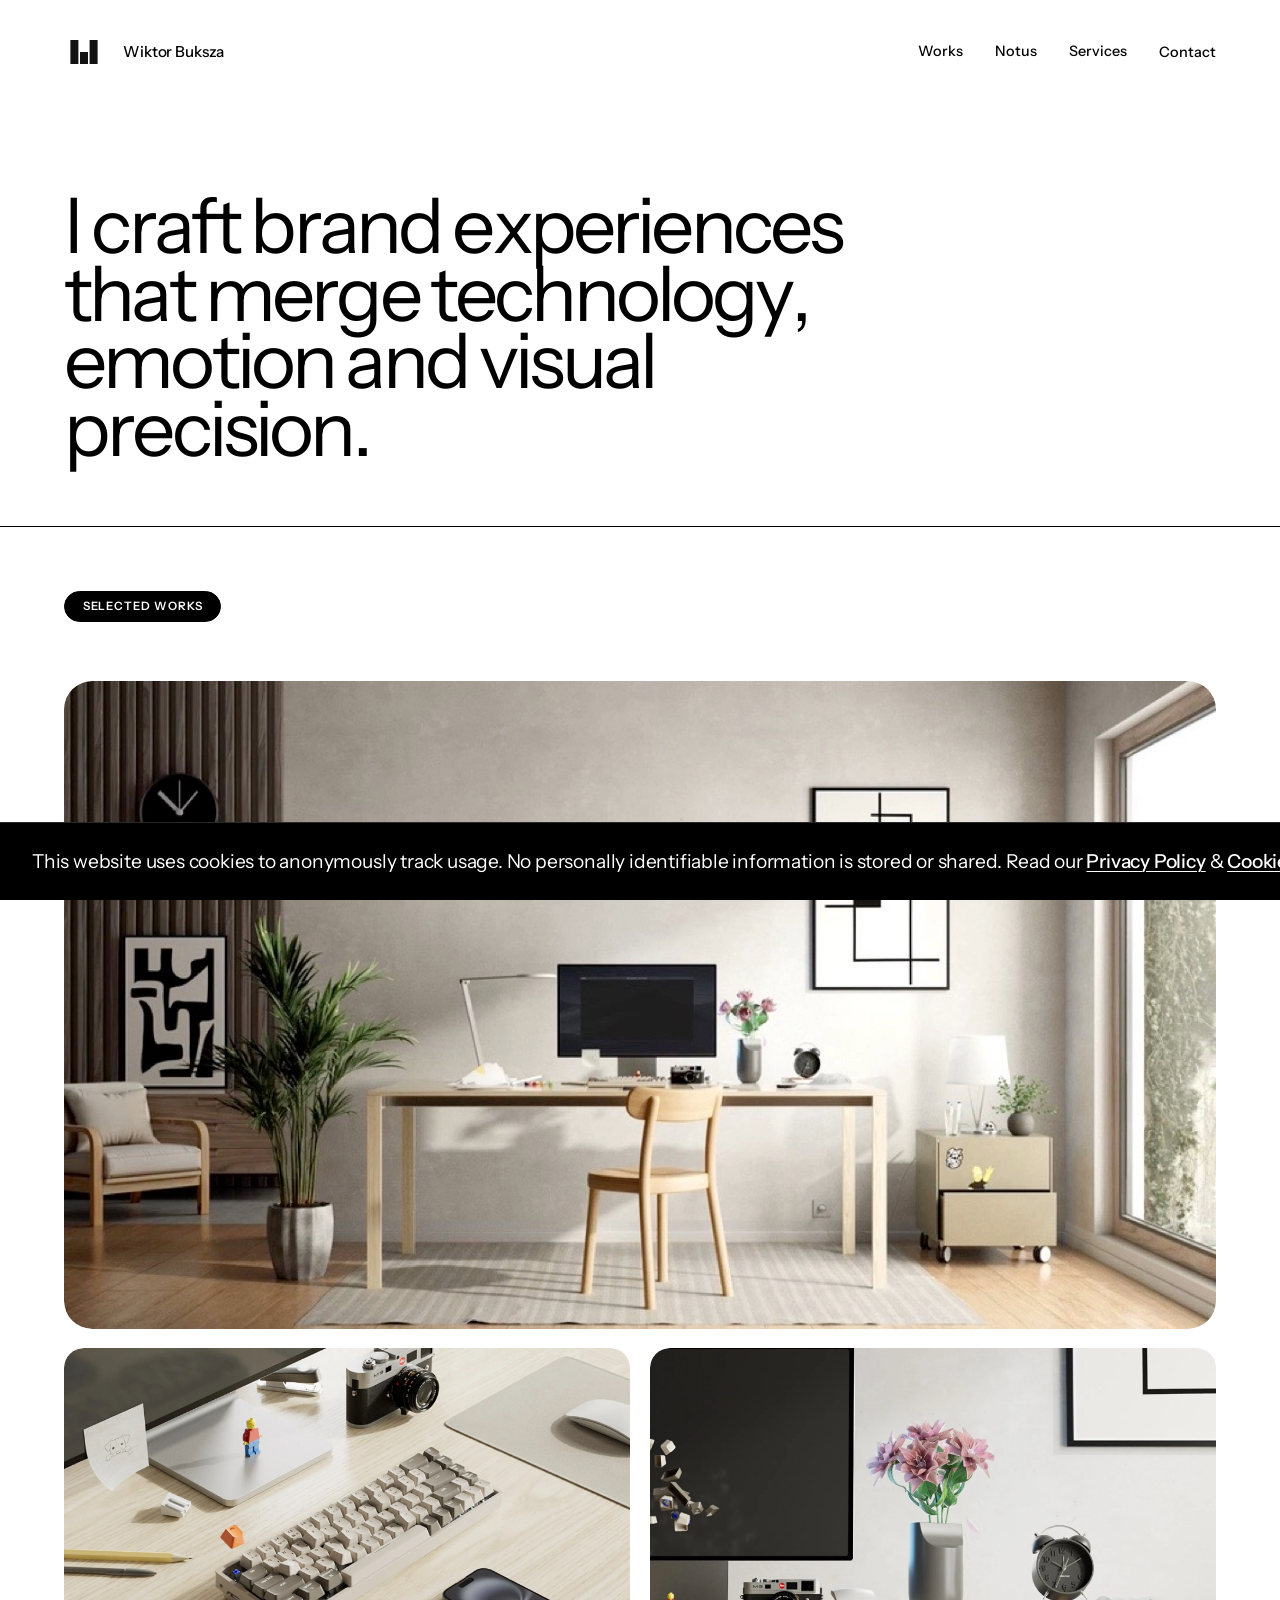
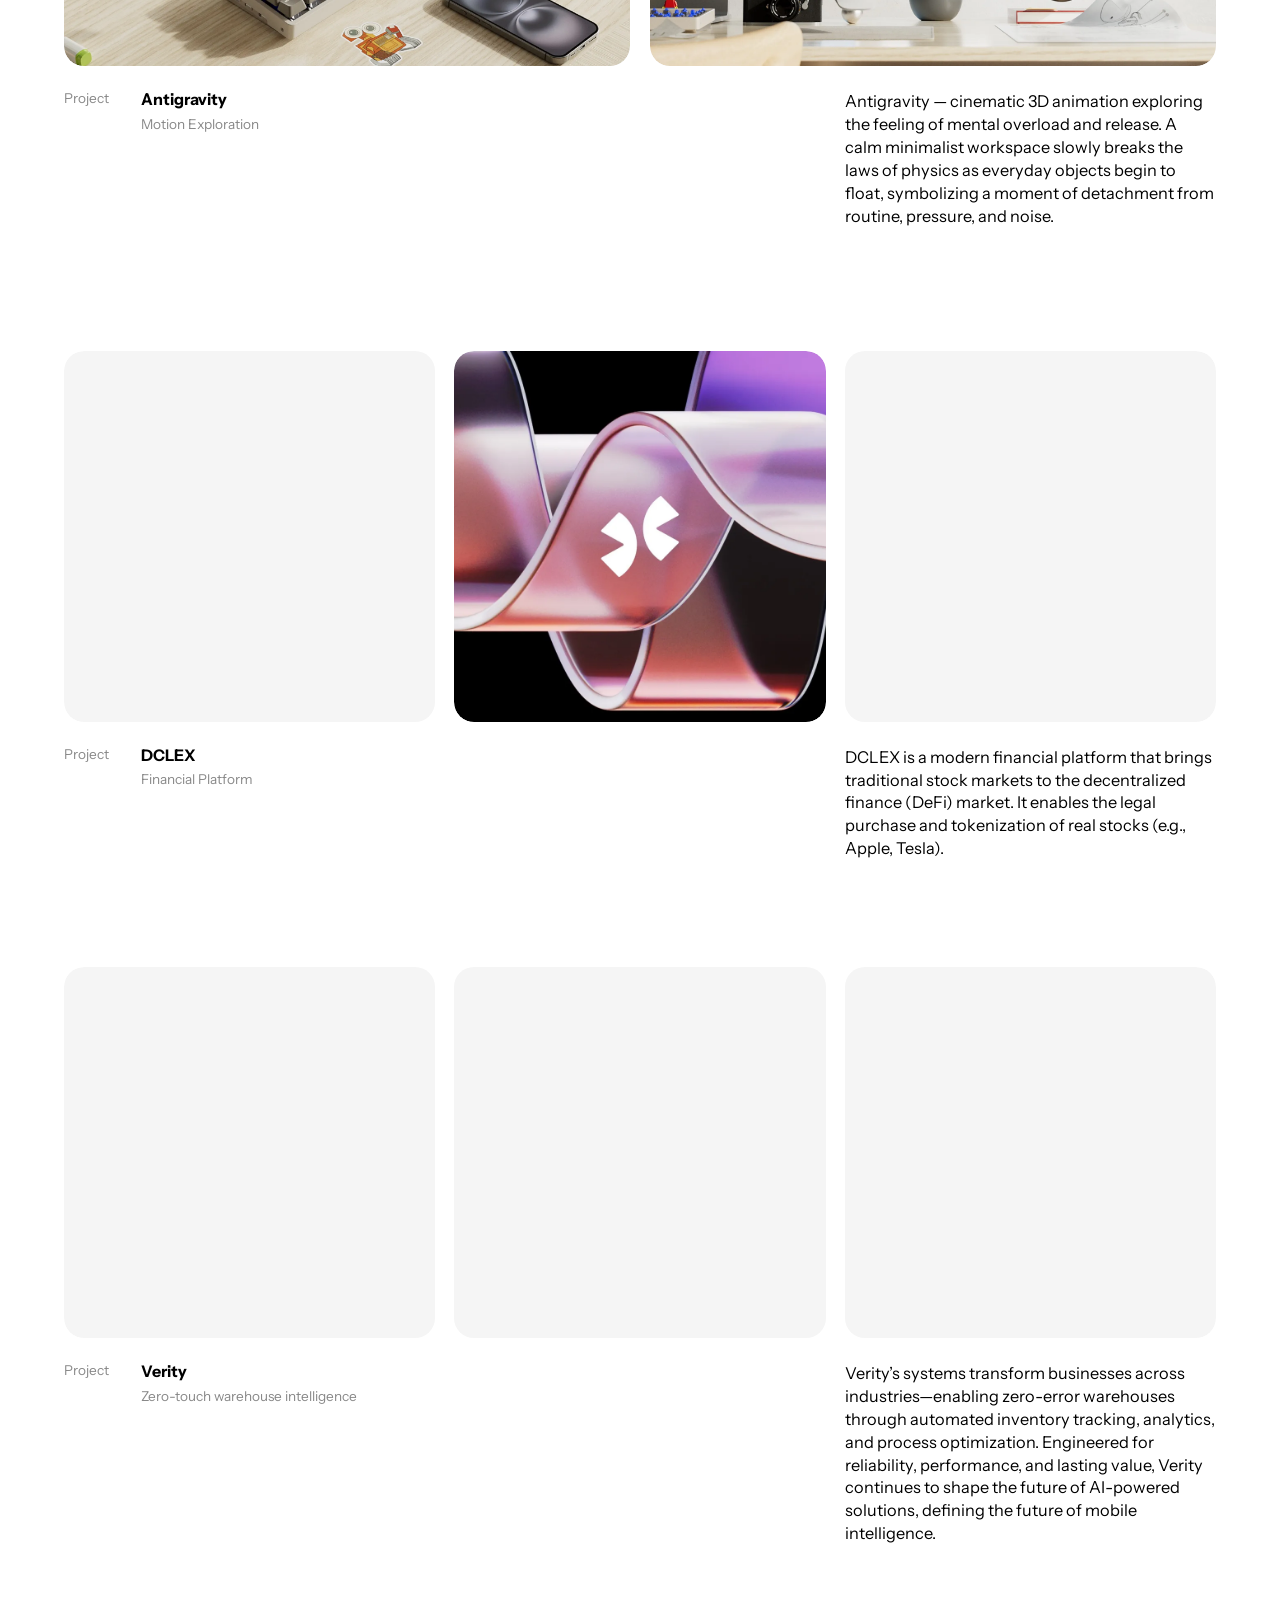
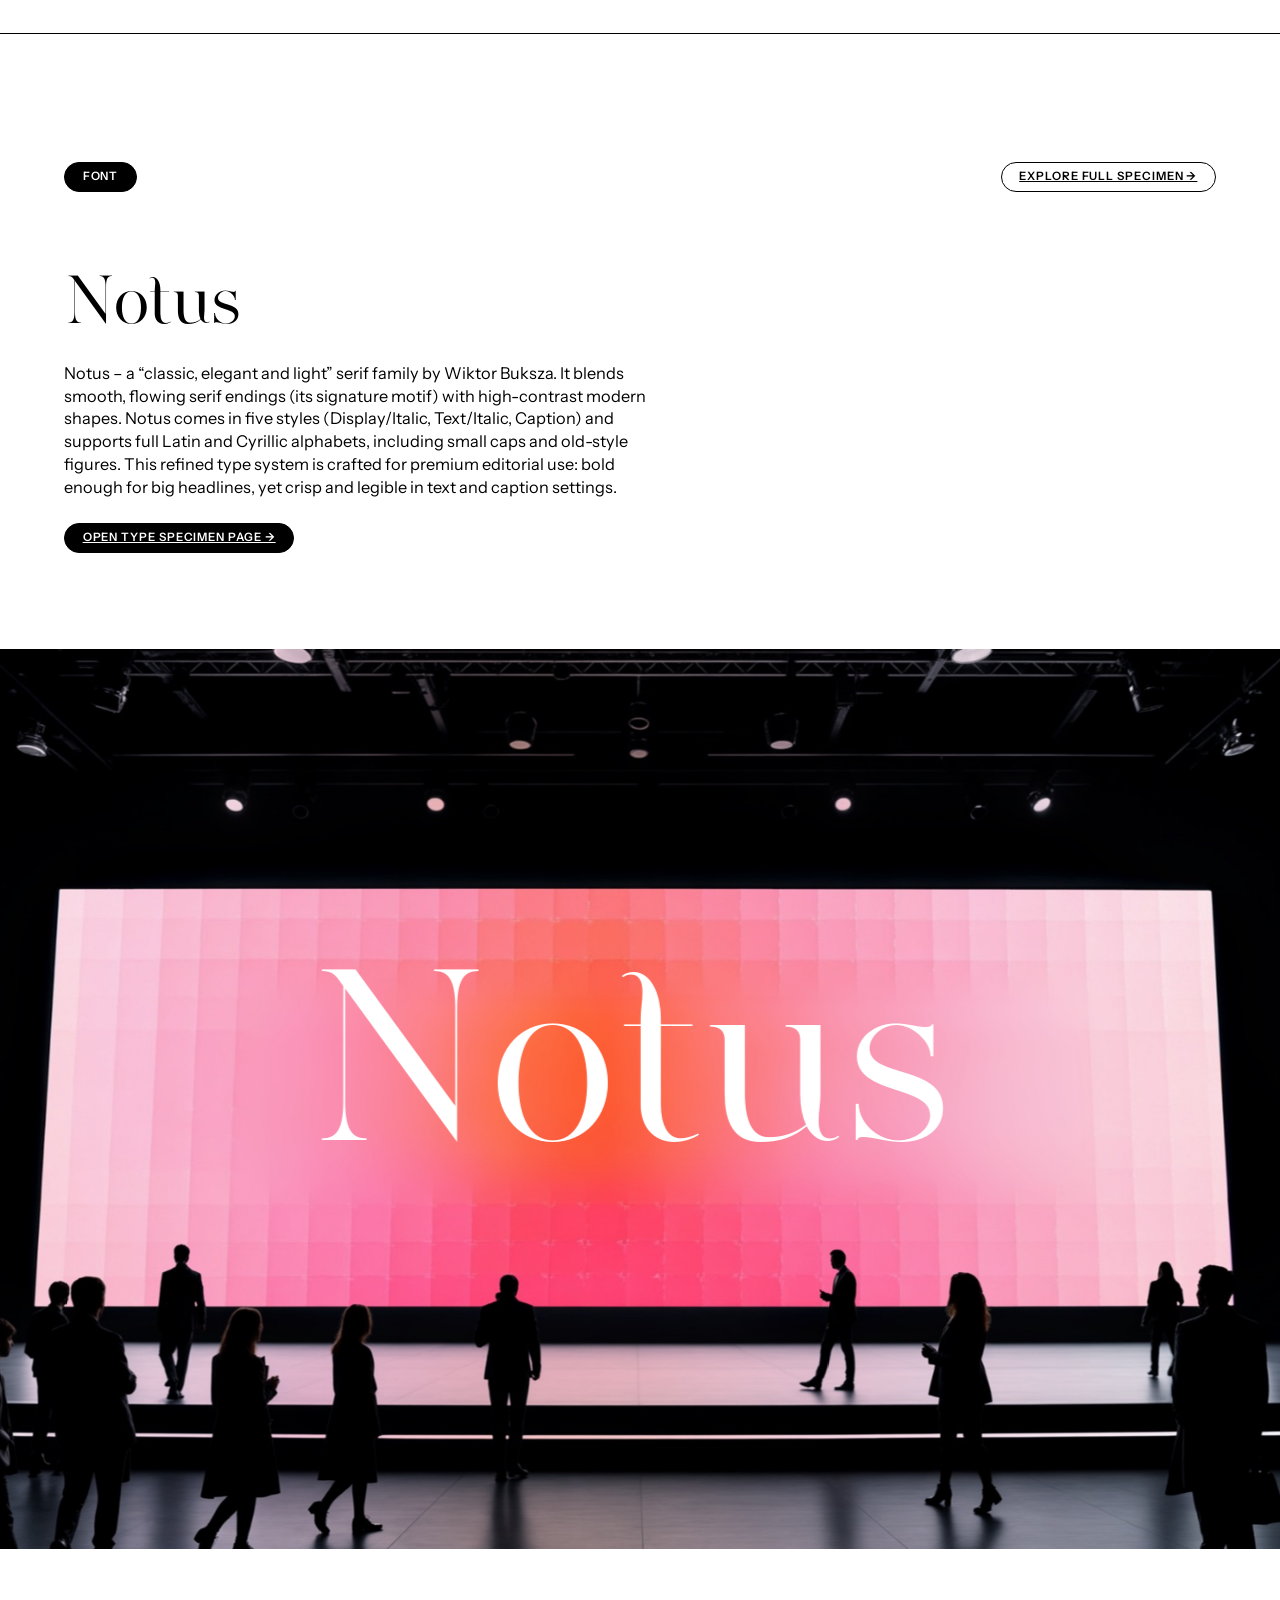
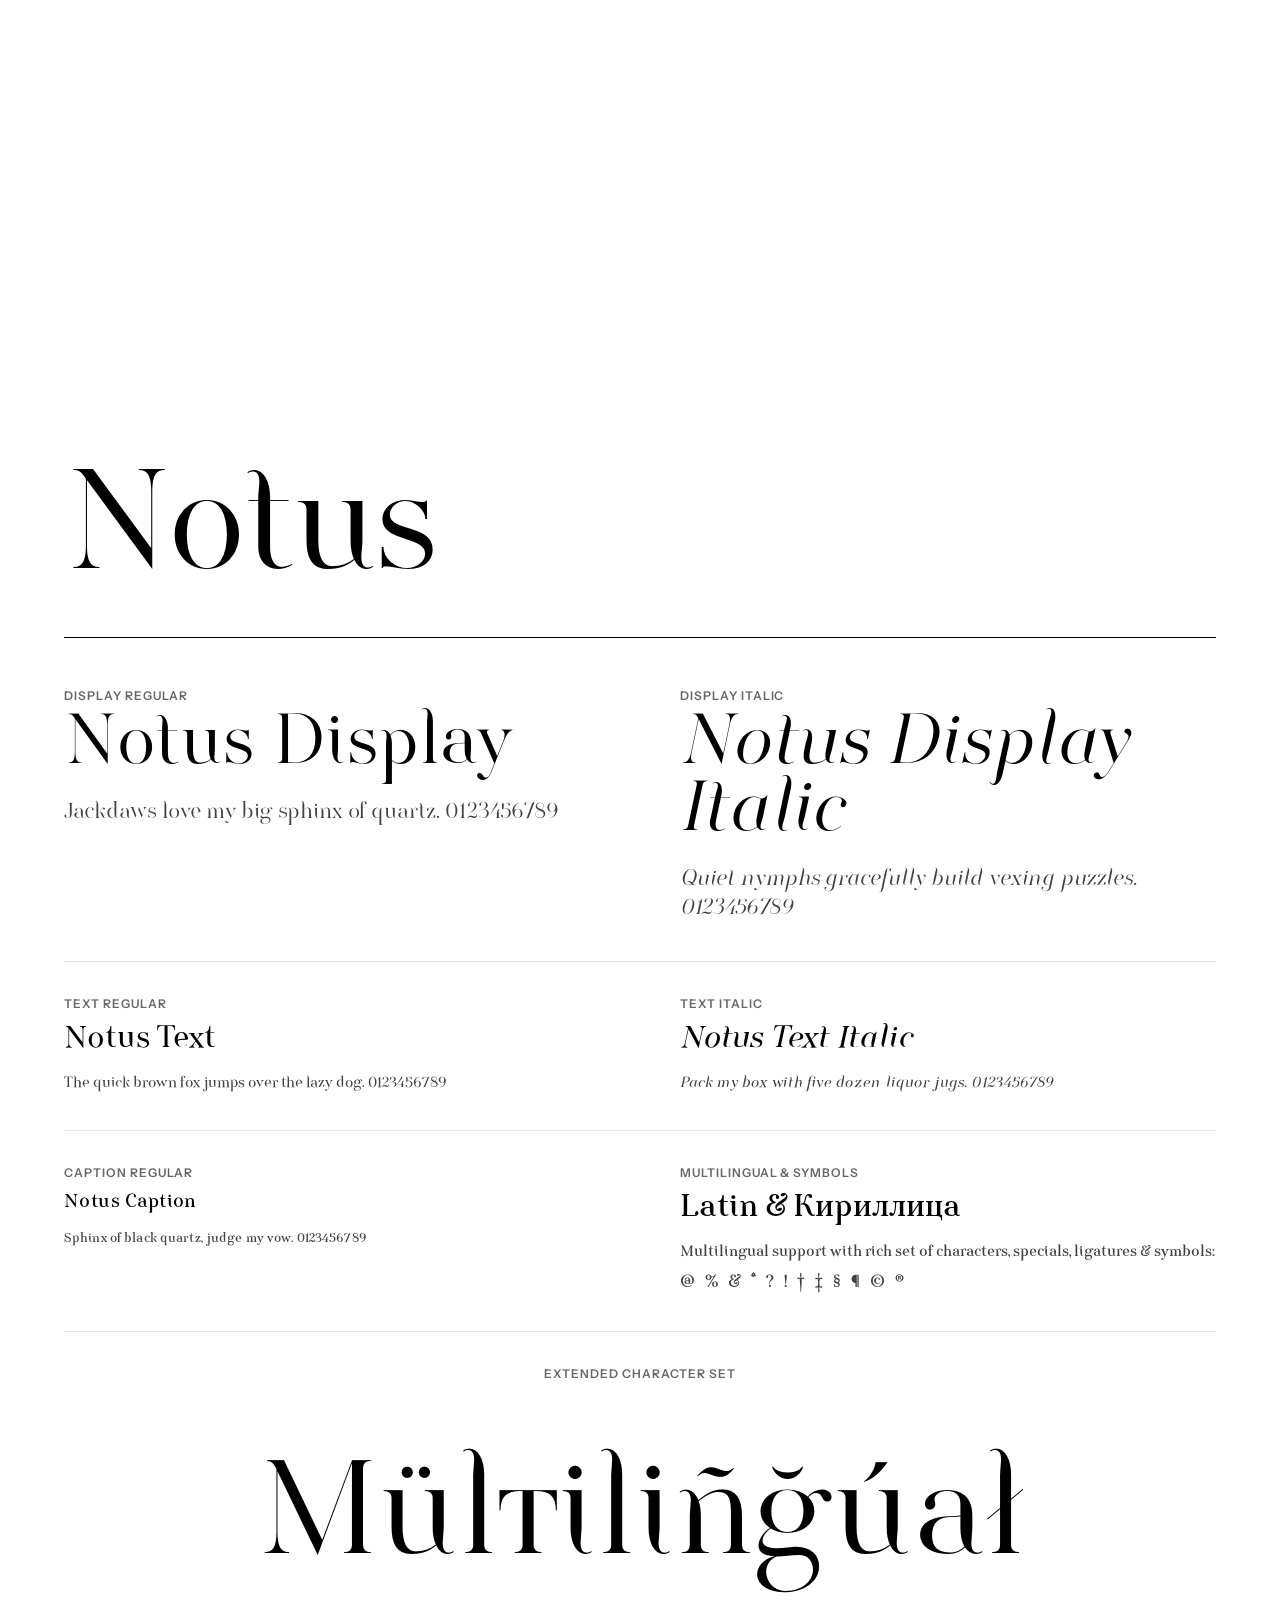
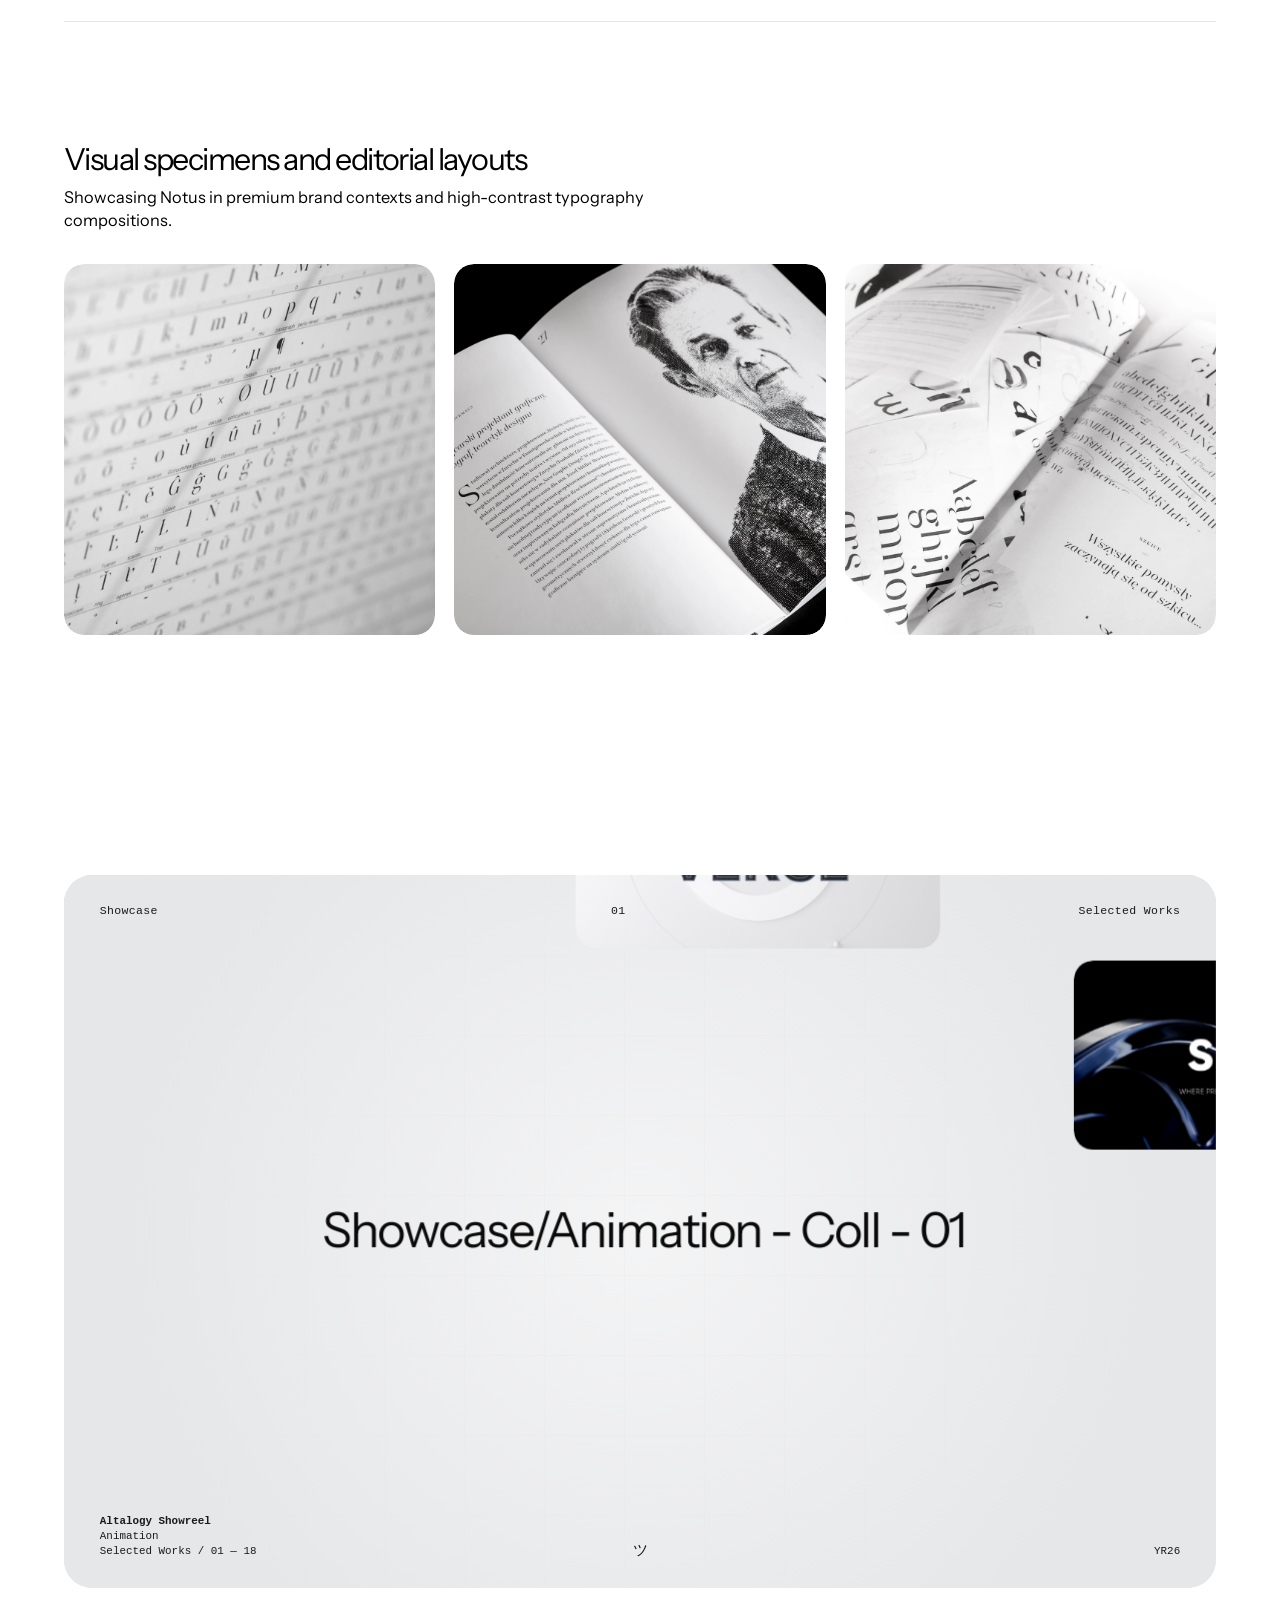
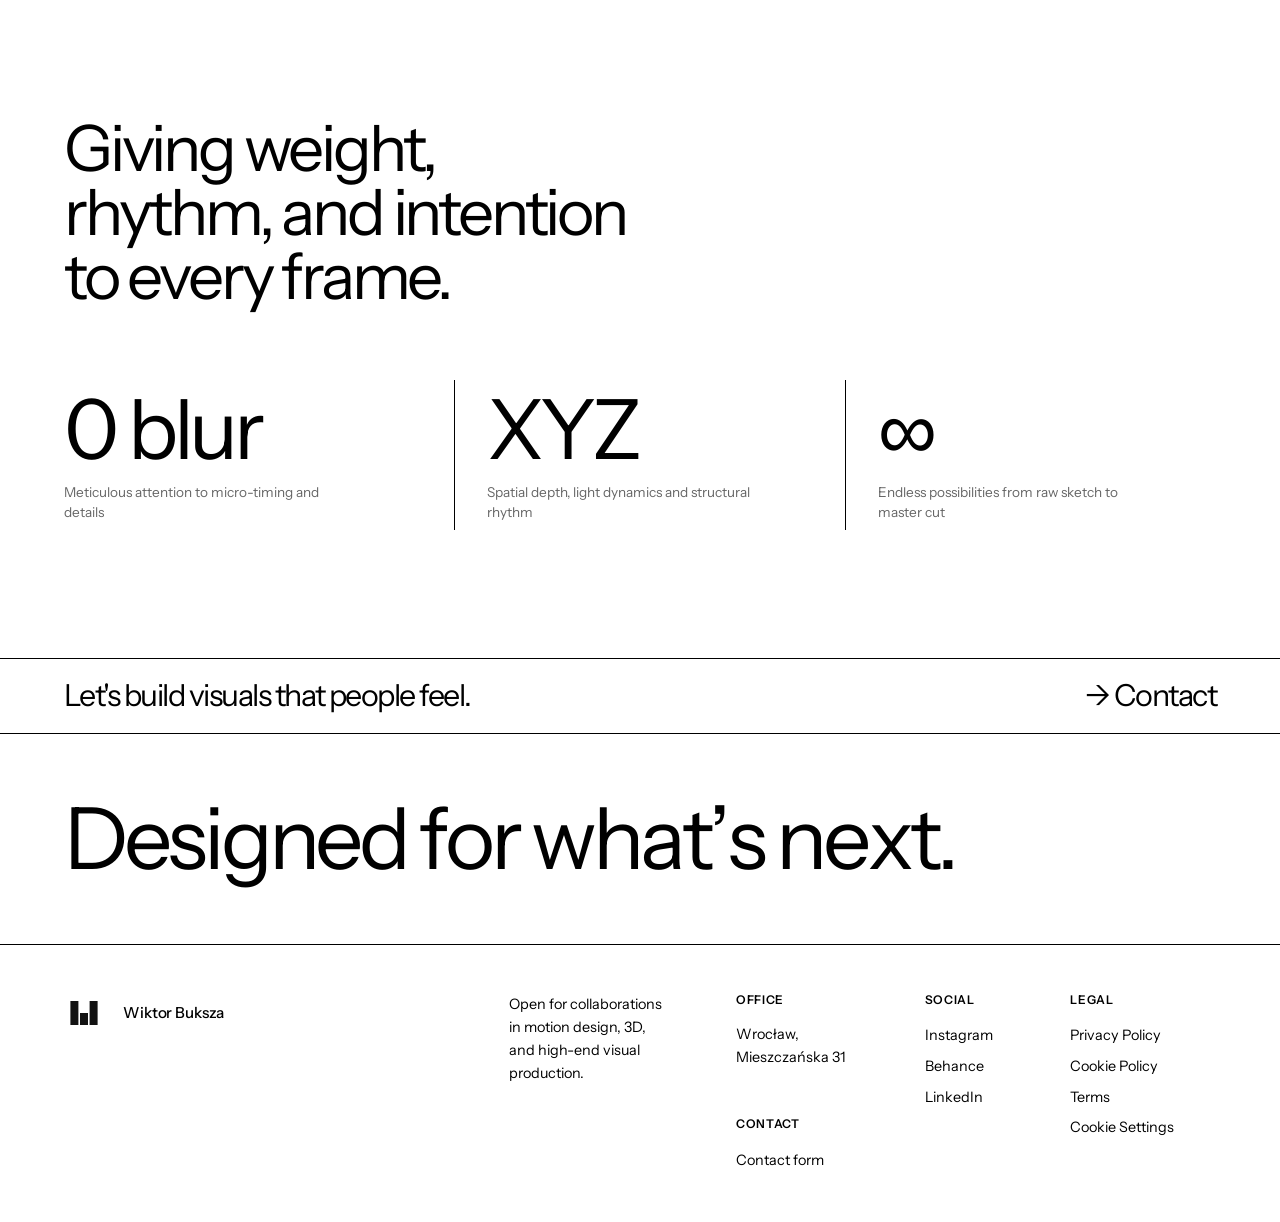
<file: index.html>
<!DOCTYPE html>
<html lang="ru">
<head>
    <!-- Google Consent Mode v2 (RODO & Polish PKE Compliant: Denied by default until explicit user consent) -->
    <script>
      window.dataLayer = window.dataLayer || [];
      function gtag(){dataLayer.push(arguments);}
      gtag('consent', 'default', {
        'ad_storage': 'denied',
        'ad_user_data': 'denied',
        'ad_personalization': 'denied',
        'analytics_storage': 'denied',
        'wait_for_update': 500
      });
      window.GA_MEASUREMENT_ID = 'G-LVR219B845';
      window.loadBuckshaGA = function() {
        if (window._gaLoaded) return;
        window._gaLoaded = true;
        var s = document.createElement('script');
        s.async = true;
        s.src = 'https://www.googletagmanager.com/gtag/js?id=' + window.GA_MEASUREMENT_ID;
        document.head.appendChild(s);
        gtag('consent', 'update', { 'analytics_storage': 'granted' });
        gtag('js', new Date());
        gtag('config', window.GA_MEASUREMENT_ID, { 'anonymize_ip': true });
      };
      try {
        if (localStorage.getItem('buksha_cookie_consent') === 'accepted') {
          window.loadBuckshaGA();
        }
      } catch (e) {}
    </script>

    <meta charset="UTF-8">
    <meta name="viewport" content="width=device-width, initial-scale=1.0">
    <title>Wiktor Buksza | Portfolio</title>
    <link rel="preconnect" href="https://fonts.googleapis.com">
    <link rel="preconnect" href="https://fonts.gstatic.com" crossorigin>
    <link href="https://fonts.googleapis.com/css2?family=Instrument+Sans:ital,wght@0,400..700;1,400..700&display=swap" rel="stylesheet">
    <link rel="stylesheet" href="style.css?v=20261124_perf">
</head>
<body>
    <div class="scroll-progress" aria-hidden="true"></div>
    <header class="header">
        <a href="index.html" class="header__logo-container" id="logoLink" aria-label="Wiktor Buksza - Home">
            <div class="header__logo" id="lottie-logo">
                <svg class="wb-logo-svg" viewBox="0 0 500 500" aria-hidden="true" focusable="false"><rect x="80" y="100" width="100" height="300" fill="#121212"/><rect class="wb-logo-bar--mid" x="200" y="100" width="100" height="300" fill="#121212"/><rect x="320" y="100" width="100" height="300" fill="#121212"/></svg>
            </div>
            <span class="header__author-name">Wiktor Buksza</span>
        </a>
        <nav class="header__nav">
            <a href="#works">Works</a>
            <a href="notus.html">Notus</a>
            <a href="#services-showcase">Services</a>
            <button class="nav-contact-trigger" id="contactTrigger" aria-expanded="false" aria-controls="contactSection">Contact</button>
        </nav>
    </header>

    <main>
        <section class="hero">
            <h1 class="hero__title">
I craft brand experiences<br>
that merge technology,<br>
emotion and visual precision.
            </h1>
        </section>

        <section class="projects" id="works">
            <h2 class="display-button">Selected works</h2>

            <!-- Проект Antigravity -->
            <div class="project-antigravity">
                <div class="antigravity-media">
                    <div class="antigravity-media__large">
                        <div class="video-loader"></div>
                        <video autoplay muted loop playsinline preload="auto" poster="optimized_assets/Antigravity/Levitation_poster.jpg">
                            <source src="optimized_assets/Antigravity/Levitation_Scene_Final_Render.mp4" type="video/mp4">
                        </video>
                    </div>
                    <div class="antigravity-media__row">
                        <div class="antigravity-media__small">
                            <img src="optimized_assets/Antigravity/Image_2.webp" alt="Antigravity Detail 1" loading="eager" decoding="async">
                        </div>
                        <div class="antigravity-media__small">
                            <img src="optimized_assets/Antigravity/Image_3.webp" alt="Antigravity Detail 2" loading="eager" decoding="async">
                        </div>
                    </div>
                </div>
                <div class="antigravity-info">
                    <div class="antigravity-info__meta">
                        <span class="antigravity-info__category">Project</span>
                        <div class="antigravity-info__title-group">
                            <h3 class="antigravity-info__title">Antigravity</h3>
                            <span class="antigravity-info__subtitle">Motion Exploration</span>
                        </div>
                    </div>
                    <div></div> <!-- Пустая колонка для выравнивания с сеткой -->
                    <div class="antigravity-info__details">
                        <p class="antigravity-info__description">
                            Antigravity — cinematic 3D animation exploring the feeling of mental overload and release. A calm minimalist workspace slowly breaks the laws of physics as everyday objects begin to float, symbolizing a moment of detachment from routine, pressure, and noise.
                        </p>
                    </div>
                </div>
            </div>

            <!-- Проект DCLEX с бесконечным слайдером -->
            <div class="project-dclex">
                <div class="dclex-slider">
                    <div class="dclex-slider__track">
                        <!-- Основной набор из 4 элементов -->
                        <div class="dclex-slider__item">
                            <video autoplay muted loop playsinline preload="auto">
                                <source src="optimized_assets/dclex/DCLEX_Dribbble_1.mp4" type="video/mp4">
                            </video>
                        </div>
                        <div class="dclex-slider__item">
                            <img src="optimized_assets/dclex/DCLEX_Dribbble_2.webp" alt="DCLEX Screen 1" loading="eager" decoding="async">
                        </div>
                        <div class="dclex-slider__item">
                            <video autoplay muted loop playsinline preload="auto">
                                <source src="optimized_assets/dclex/DCLEX_Dribbble_3.mp4" type="video/mp4">
                            </video>
                        </div>
                        <div class="dclex-slider__item">
                            <img src="optimized_assets/dclex/DCLEX_Dribbble_4.webp" alt="DCLEX Screen 2" loading="eager" decoding="async">
                        </div>
                        <!-- Дублирующий набор для бесшовного зацикливания -->
                        <div class="dclex-slider__item">
                            <video autoplay muted loop playsinline preload="auto">
                                <source src="optimized_assets/dclex/DCLEX_Dribbble_1.mp4" type="video/mp4">
                            </video>
                        </div>
                        <div class="dclex-slider__item">
                            <img src="optimized_assets/dclex/DCLEX_Dribbble_2.webp" alt="DCLEX Screen 1" loading="eager" decoding="async">
                        </div>
                        <div class="dclex-slider__item">
                            <video autoplay muted loop playsinline preload="auto">
                                <source src="optimized_assets/dclex/DCLEX_Dribbble_3.mp4" type="video/mp4">
                            </video>
                        </div>
                        <div class="dclex-slider__item">
                            <img src="optimized_assets/dclex/DCLEX_Dribbble_4.webp" alt="DCLEX Screen 2" loading="eager" decoding="async">
                        </div>
                    </div>
                </div>
                <div class="dclex-info">
                    <div class="dclex-info__meta">
                        <span class="dclex-info__category">Project</span>
                        <div class="dclex-info__title-group">
                            <h3 class="dclex-info__title">DCLEX</h3>
                            <span class="dclex-info__subtitle">Financial Platform</span>
                        </div>
                    </div>
                    <div></div> <!-- Пустая колонка для сохранения пропорций макета -->
                    <div class="dclex-info__details">
                        <p class="dclex-info__description">
                            DCLEX is a modern financial platform that brings traditional stock markets to the decentralized finance (DeFi) market. It enables the legal purchase and tokenization of real stocks (e.g., Apple, Tesla).
                        </p>
                    </div>
                </div>
            </div>

            <!-- Проект Verity -->
            <div class="project-verity">
                <div class="dclex-slider">
                    <div class="dclex-slider__track">
                        <!-- Оригинальный набор (3 ассета) -->
                        <div class="dclex-slider__item">
                            <video autoplay muted loop playsinline preload="auto">
                                <source src="optimized_assets/Verity/Verity_Website_1.mp4" type="video/mp4">
                            </video>
                        </div>
                        <div class="dclex-slider__item">
                            <video autoplay muted loop playsinline preload="auto">
                                <source src="optimized_assets/Verity/Verity_Website_2.mp4" type="video/mp4">
                            </video>
                        </div>
                        <div class="dclex-slider__item">
                            <video autoplay muted loop playsinline preload="auto">
                                <source src="optimized_assets/Verity/Verity_Website_3.mp4" type="video/mp4">
                            </video>
                        </div>
                        <!-- Дублирующий набор для бесшовного зацикливания -->
                        <div class="dclex-slider__item">
                            <video autoplay muted loop playsinline preload="auto">
                                <source src="optimized_assets/Verity/Verity_Website_1.mp4" type="video/mp4">
                            </video>
                        </div>
                        <div class="dclex-slider__item">
                            <video autoplay muted loop playsinline preload="auto">
                                <source src="optimized_assets/Verity/Verity_Website_2.mp4" type="video/mp4">
                            </video>
                        </div>
                        <div class="dclex-slider__item">
                            <video autoplay muted loop playsinline preload="auto">
                                <source src="optimized_assets/Verity/Verity_Website_3.mp4" type="video/mp4">
                            </video>
                        </div>
                    </div>
                </div>
                <div class="dclex-info">
                    <div class="dclex-info__meta">
                        <span class="dclex-info__category">Project</span>
                        <div class="dclex-info__title-group">
                            <h3 class="dclex-info__title">Verity</h3>
                            <span class="dclex-info__subtitle">Zero-touch warehouse intelligence</span>
                        </div>
                    </div>
                    <div></div> <!-- Пустая колонка для сохранения пропорций макета -->
                    <div class="dclex-info__details">
                        <p class="dclex-info__description">
                            Verity’s systems transform businesses across industries—enabling zero-error warehouses through automated inventory tracking, analytics, and process optimization. Engineered for reliability, performance, and lasting value, Verity continues to shape the future of AI-powered solutions, defining the future of mobile intelligence.
                        </p>
                    </div>
                </div>
            </div>
        </section>

        <!-- Секция Notus Type (Лаборатория шрифтов) -->
        <section class="type-lab" id="notus-type">
            <div style="display: flex; justify-content: space-between; align-items: center; flex-wrap: wrap; gap: 1rem; margin-bottom: 2rem;">
                <h2 class="display-button" style="margin-bottom: 0;">Font</h2>
                <a href="notus.html" class="display-button" style="margin-bottom: 0; background-color: transparent; color: inherit; border-color: currentColor;">
                    Explore Full Specimen &rarr;
                </a>
            </div>
            <div class="type-lab__header">
                <h2 class="type-lab__title" style="display: flex; align-items: center; gap: 0.8rem; flex-wrap: wrap;">
                    Notus
                </h2>
                <p class="type-lab__header-description">Notus – a “classic, elegant and light” serif family by Wiktor Buksza. It blends smooth, flowing serif endings (its signature motif) with high-contrast modern shapes. Notus comes in five styles (Display/Italic, Text/Italic, Caption) and supports full Latin and Cyrillic alphabets, including small caps and old-style figures. This refined type system is crafted for premium editorial use: bold enough for big headlines, yet crisp and legible in text and caption settings.</p>
                <div style="margin-top: 1.5rem;">
                    <a href="notus.html" class="display-button">
                        Open Type Specimen Page &rarr;
                    </a>
                </div>
            </div>

            <!-- On-scroll Editorial Showcase (In-Place Frame Swap & Scale to Page Width) -->
            <div class="notus-scroll-showcase" id="notusScrollShowcase">
                <div class="notus-scroll-showcase__sticky">
                    <!-- Dynamic Frame: transitions from 100vw full screen to page width -->
                    <div class="notus-scroll-frame" id="notusScrollFrame">
                        <!-- Layer 1: Hala (Base, starts full screen) -->
                        <div class="notus-scroll-slide notus-scroll-slide--1" data-index="0">
                            <img src="optimized_assets/Notus/scroll/01_hala.jpg?v=20261124_perf" alt="Notus in Architecture - Hala" class="notus-scroll-slide__img" loading="eager" decoding="async">
                        </div>

                        <!-- Layer 2: iPhone (In-place transition) -->
                        <div class="notus-scroll-slide notus-scroll-slide--2" data-index="1">
                            <img src="optimized_assets/Notus/scroll/02_iphone.jpg?v=20261124_perf" alt="Notus on Mobile - iPhone" class="notus-scroll-slide__img" loading="eager" decoding="async">
                        </div>

                        <!-- Layer 3: Street (In-place transition) -->
                        <div class="notus-scroll-slide notus-scroll-slide--3" data-index="2">
                            <img src="optimized_assets/Notus/scroll/03_street.jpg?v=20261124_perf" alt="Notus in Public Space - Street Poster" class="notus-scroll-slide__img" loading="eager" decoding="async">
                        </div>

                        <!-- Layer 4: MacBook (Locks in at page width) -->
                        <div class="notus-scroll-slide notus-scroll-slide--4" data-index="3">
                            <img src="optimized_assets/Notus/scroll/04_macbook.jpg?v=20261124_perf" alt="Notus Digital Specimen - MacBook" class="notus-scroll-slide__img" loading="eager" decoding="async">
                        </div>

                        <!-- Central NOTUS Typography Overlay -->
                        <div class="notus-scroll-center-title" id="notusScrollTitle">
                            <span class="notus-scroll-center-title__word" data-text="Notus">Notus</span>
                        </div>
                    </div>
                </div>
            </div>

            <!-- Витрина начертаний шрифта Notus Type -->
            <div class="type-lab__showcase">
                <div class="type-lab__showcase-header">
                    <h3 class="type-lab__showcase-title">Notus</h3>
                </div>
                <div class="type-lab__showcase-item showcase-display">
                    <span class="type-lab__showcase-meta">Display Regular</span>
                    <div class="type-lab__showcase-text">Notus Display</div>
                    <div class="type-lab__showcase-pangram">Jackdaws love my big sphinx of quartz. 0123456789</div>
                </div>
                <div class="type-lab__showcase-item showcase-display-italic">
                    <span class="type-lab__showcase-meta">Display Italic</span>
                    <div class="type-lab__showcase-text">Notus Display Italic</div>
                    <div class="type-lab__showcase-pangram">Quiet nymphs gracefully build vexing puzzles. 0123456789</div>
                </div>
                <div class="type-lab__showcase-item showcase-text">
                    <span class="type-lab__showcase-meta">Text Regular</span>
                    <div class="type-lab__showcase-text">Notus Text</div>
                    <div class="type-lab__showcase-pangram">The quick brown fox jumps over the lazy dog. 0123456789</div>
                </div>
                <div class="type-lab__showcase-item showcase-text-italic">
                    <span class="type-lab__showcase-meta">Text Italic</span>
                    <div class="type-lab__showcase-text">Notus Text Italic</div>
                    <div class="type-lab__showcase-pangram">Pack my box with five dozen liquor jugs. 0123456789</div>
                </div>
                <div class="type-lab__showcase-item showcase-caption">
                    <span class="type-lab__showcase-meta">Caption Regular</span>
                    <div class="type-lab__showcase-text">Notus Caption</div>
                    <div class="type-lab__showcase-pangram">Sphinx of black quartz, judge my vow. 0123456789</div>
                </div>
                <div class="type-lab__showcase-item showcase-symbols">
                    <span class="type-lab__showcase-meta">Multilingual & Symbols</span>
                    <div class="type-lab__showcase-text">Latin & Кириллица</div>
                    <div class="type-lab__showcase-pangram">
                        <span class="showcase-pangram-desc">Multilingual support with rich set of characters, specials, ligatures & symbols:</span>
                        <span class="showcase-pangram-glyphs">@ % & * ? ! † ‡ § ¶ © ®</span>
                    </div>
                </div>
                <div class="type-lab__showcase-item showcase-multilingual-wide">
                    <span class="type-lab__showcase-meta">Extended Character Set</span>
                    <div class="type-lab__showcase-text">Mülтiliñğúał</div>
                </div>
            </div>

            <!-- Бесконечный слайдер для Notus Type -->
            <div class="type-lab__slider-container-wide" style="margin-top: 1rem; margin-bottom: 2rem;">
                <div class="type-lab__slider-info">
                    <h4 class="type-lab__slider-title">
                        Visual specimens and editorial layouts
                    </h4>
                    <p class="type-lab__slider-text">
                        Showcasing Notus in premium brand contexts and high-contrast typography compositions.
                    </p>
                </div>
                <div class="dclex-slider">
                    <div class="dclex-slider__track">
                        <!-- Основной набор из 3 изображений -->
                        <div class="dclex-slider__item">
                            <img src="optimized_assets/Notus/Notus_1.webp" alt="Notus Showcase 1" loading="eager" decoding="async">
                        </div>
                        <div class="dclex-slider__item">
                            <img src="optimized_assets/Notus/Notus_2.webp" alt="Notus Showcase 2" loading="eager" decoding="async">
                        </div>
                        <div class="dclex-slider__item">
                            <img src="optimized_assets/Notus/Notus_3.webp" alt="Notus Showcase 3" loading="eager" decoding="async">
                        </div>
                        <!-- Дублирующий набор для бесшовного зацикливания -->
                        <div class="dclex-slider__item">
                            <img src="optimized_assets/Notus/Notus_1.webp" alt="Notus Showcase 1" loading="eager" decoding="async">
                        </div>
                        <div class="dclex-slider__item">
                            <img src="optimized_assets/Notus/Notus_2.webp" alt="Notus Showcase 2" loading="eager" decoding="async">
                        </div>
                        <div class="dclex-slider__item">
                            <img src="optimized_assets/Notus/Notus_3.webp" alt="Notus Showcase 3" loading="eager" decoding="async">
                        </div>
                    </div>
                </div>
            </div>


            <div class="type-lab__list">
                <!-- 01 — Spacing Control (Temporarily hidden)
                <div class="type-lab__toggle" data-target="lab-kerning">
                    <span class="type-lab__toggle-text">Fine-tune letter tracking and optical spacing.</span>
                    <span class="type-lab__toggle-link">&rarr; Spacing Tool</span>
                </div>
                <div class="type-lab__item type-lab__item--collapsible" id="lab-kerning">
                    <div class="type-lab__item-inner">
                        <div class="type-lab__meta">
                            <span class="type-lab__number">01</span>
                            <span class="type-lab__label">Spacing Control</span>
                        </div>
                        <div class="type-lab__display" id="kerning-text" style="cursor: pointer;">NOTUS</div>
                        <div class="type-lab__controls" style="max-width: 100%; display: flex; justify-content: space-between; align-items: center; flex-wrap: wrap; gap: 1.5rem; margin-top: 1rem;">
                            <div class="type-lab__slider-wrapper" style="flex: 1; max-width: 400px; margin-top: 0;">
                                <span class="type-lab__slider-label">TIGHT</span>
                                <div class="type-lab__slider-container">
                                    <div class="type-lab__slider-line"></div>
                                    <input type="range" class="type-lab__slider" id="kerning-slider" min="0" max="15" step="0.5" value="7.5">
                                </div>
                                <span class="type-lab__slider-label">WIDE</span>
                            </div>
                            <div class="type-lab__toolbar">
                                <div class="type-lab__pill-group type-lab__pill-group--case" id="kerning-case-group">
                                    <button class="type-lab__pill-btn" data-case="mixed" title="Смешанный регистр">Aa</button>
                                    <button class="type-lab__pill-btn is-active" data-case="upper" title="Верхний регистр">AA</button>
                                </div>
                                <div class="type-lab__pill-group type-lab__pill-group--align" id="kerning-align-group">
                                    <button class="type-lab__pill-btn" data-align="left" title="Выравнивание по левому краю">
                                        <svg width="16" height="12" viewBox="0 0 16 12" fill="none" xmlns="http://www.w3.org/2000/svg">
                                            <line x1="1" y1="1.5" x2="15" y2="1.5" stroke="currentColor" stroke-width="1.5" stroke-linecap="round"/>
                                            <line x1="1" y1="4.5" x2="11" y2="4.5" stroke="currentColor" stroke-width="1.5" stroke-linecap="round"/>
                                            <line x1="1" y1="7.5" x2="15" y2="7.5" stroke="currentColor" stroke-width="1.5" stroke-linecap="round"/>
                                            <line x1="1" y1="10.5" x2="7" y2="10.5" stroke="currentColor" stroke-width="1.5" stroke-linecap="round"/>
                                        </svg>
                                    </button>
                                    <button class="type-lab__pill-btn is-active" data-align="center" title="Выравнивание по центру">
                                        <svg width="16" height="12" viewBox="0 0 16 12" fill="none" xmlns="http://www.w3.org/2000/svg">
                                            <line x1="3" y1="1.5" x2="13" y2="1.5" stroke="currentColor" stroke-width="1.5" stroke-linecap="round"/>
                                            <line x1="1" y1="4.5" x2="15" y2="4.5" stroke="currentColor" stroke-width="1.5" stroke-linecap="round"/>
                                            <line x1="3" y1="7.5" x2="13" y2="7.5" stroke="currentColor" stroke-width="1.5" stroke-linecap="round"/>
                                            <line x1="5" y1="10.5" x2="11" y2="10.5" stroke="currentColor" stroke-width="1.5" stroke-linecap="round"/>
                                        </svg>
                                    </button>
                                    <button class="type-lab__pill-btn" data-align="right" title="Выравнивание по правому краю">
                                        <svg width="16" height="12" viewBox="0 0 16 12" fill="none" xmlns="http://www.w3.org/2000/svg">
                                            <line x1="1" y1="1.5" x2="15" y2="1.5" stroke="currentColor" stroke-width="1.5" stroke-linecap="round"/>
                                            <line x1="5" y1="4.5" x2="15" y2="4.5" stroke="currentColor" stroke-width="1.5" stroke-linecap="round"/>
                                            <line x1="1" y1="7.5" x2="15" y2="7.5" stroke="currentColor" stroke-width="1.5" stroke-linecap="round"/>
                                            <line x1="9" y1="10.5" x2="15" y2="10.5" stroke="currentColor" stroke-width="1.5" stroke-linecap="round"/>
                                        </svg>
                                    </button>
                                </div>
                            </div>
                        </div>
                    </div>
                </div>
                -->
                
                <!-- 02 — Weight Morphing (Temporarily hidden)
                <div class="type-lab__toggle" data-target="lab-weight">
                    <span class="type-lab__toggle-text">Morph variable weights from Display to Text.</span>
                    <span class="type-lab__toggle-link">&rarr; Weight Tool</span>
                </div>
                <div class="type-lab__item type-lab__item--collapsible" id="lab-weight">
                    <div class="type-lab__item-inner">
                        <div class="type-lab__meta">
                            <span class="type-lab__number">02</span>
                            <span class="type-lab__label">Weight Morphing</span>
                        </div>
                        <div class="type-lab__display" id="weight-text">The quick brown fox jumps over the lazy dog</div>
                        <div class="type-lab__controls" style="max-width: 100%; display: flex; justify-content: space-between; align-items: center; flex-wrap: wrap; gap: 1.5rem;">
                            <div class="type-lab__slider-wrapper" style="flex: 1; max-width: 400px; margin-top: 0;">
                                <span class="type-lab__slider-label">LIGHT</span>
                                <div class="type-lab__slider-container">
                                    <div class="type-lab__slider-line"></div>
                                    <input type="range" class="type-lab__slider" id="weight-slider" min="0" max="100" step="1" value="0">
                                </div>
                                <span class="type-lab__slider-label">BOLD</span>
                            </div>
                            
                            <div style="display: flex; align-items: center; gap: 1.5rem; flex-wrap: wrap;">
                                <div class="type-lab__toolbar">
                                    <div class="type-lab__pill-group type-lab__pill-group--case" id="weight-case-group">
                                        <button class="type-lab__pill-btn is-active" data-case="mixed" title="Смешанный регистр">Aa</button>
                                        <button class="type-lab__pill-btn" data-case="upper" title="Верхний регистр">AA</button>
                                    </div>
                                    <div class="type-lab__pill-group type-lab__pill-group--align" id="weight-align-group">
                                        <button class="type-lab__pill-btn is-active" data-align="left" title="Выравнивание по левому краю">
                                            <svg width="16" height="12" viewBox="0 0 16 12" fill="none" xmlns="http://www.w3.org/2000/svg">
                                                <line x1="1" y1="1.5" x2="15" y2="1.5" stroke="currentColor" stroke-width="1.5" stroke-linecap="round"/>
                                                <line x1="1" y1="4.5" x2="11" y2="4.5" stroke="currentColor" stroke-width="1.5" stroke-linecap="round"/>
                                                <line x1="1" y1="7.5" x2="15" y2="7.5" stroke="currentColor" stroke-width="1.5" stroke-linecap="round"/>
                                                <line x1="1" y1="10.5" x2="7" y2="10.5" stroke="currentColor" stroke-width="1.5" stroke-linecap="round"/>
                                            </svg>
                                        </button>
                                        <button class="type-lab__pill-btn" data-align="center" title="Выравнивание по центру">
                                            <svg width="16" height="12" viewBox="0 0 16 12" fill="none" xmlns="http://www.w3.org/2000/svg">
                                                <line x1="3" y1="1.5" x2="13" y2="1.5" stroke="currentColor" stroke-width="1.5" stroke-linecap="round"/>
                                                <line x1="1" y1="4.5" x2="15" y2="4.5" stroke="currentColor" stroke-width="1.5" stroke-linecap="round"/>
                                                <line x1="3" y1="7.5" x2="13" y2="7.5" stroke="currentColor" stroke-width="1.5" stroke-linecap="round"/>
                                                <line x1="5" y1="10.5" x2="11" y2="10.5" stroke="currentColor" stroke-width="1.5" stroke-linecap="round"/>
                                            </svg>
                                        </button>
                                        <button class="type-lab__pill-btn" data-align="right" title="Выравнивание по правому краю">
                                            <svg width="16" height="12" viewBox="0 0 16 12" fill="none" xmlns="http://www.w3.org/2000/svg">
                                                <line x1="1" y1="1.5" x2="15" y2="1.5" stroke="currentColor" stroke-width="1.5" stroke-linecap="round"/>
                                                <line x1="5" y1="4.5" x2="15" y2="4.5" stroke="currentColor" stroke-width="1.5" stroke-linecap="round"/>
                                                <line x1="1" y1="7.5" x2="15" y2="7.5" stroke="currentColor" stroke-width="1.5" stroke-linecap="round"/>
                                                <line x1="9" y1="10.5" x2="15" y2="10.5" stroke="currentColor" stroke-width="1.5" stroke-linecap="round"/>
                                            </svg>
                                        </button>
                                    </div>
                                </div>
                                <div class="type-lab__font-selector">
                                    <button class="type-lab__font-btn is-active" data-font="regular">Display</button>
                                    <button class="type-lab__font-btn" data-font="italic">Italic</button>
                                </div>
                            </div>
                        </div>
                        <div class="type-lab__indicator-row" style="display: flex; justify-content: space-between; align-items: center; width: 100%; margin-top: 0.5rem; flex-wrap: wrap; gap: 1.5rem;">
                            <div class="type-lab__indicator" id="weight-indicator">STROKE WEIGHT: 0%</div>
                        </div>
                    </div>
                </div>
                -->

                <!-- 03 — Type Anything (Temporarily hidden)
                <div class="type-lab__item" id="lab-transform">
                    <div class="type-lab__meta">
                        <span class="type-lab__number">03</span>
                        <span class="type-lab__label">Type Anything</span>
                    </div>
                    <div class="type-lab__display-container">
                        <div class="type-lab__display type-lab__display--interactive" id="transform-text">
                        </div>
                    </div>
                    <div class="type-lab__input-container">
                        <input type="text" id="transform-input" class="type-lab__input-text" placeholder="Type anything..." value="KINETIC" maxlength="20">
                    </div>
                    <span class="type-lab__hint">Click anywhere on the block to morph form</span>
                </div>
                -->
            </div>
        </section>

        <!-- 3D-Метавселенная проектов с глубокой осью Z как в After Effects (без перспективного искажения карточек) -->
        <section class="stats stats--showcase" id="services-showcase">
            <div class="showcase-stage" id="showcase-stage">
                <!-- Пространственная сетка и глубина -->
                <div class="showcase-stage__grid-bg" aria-hidden="true"></div>

                <!-- Верхняя мета-строка референса -->
                <div class="showcase-stage__hud-top">
                    <span>Showcase</span>
                    <span id="showcase-hud-index">01</span>
                    <span>Selected Works</span>
                </div>

                <!-- Крупная типографика в 3D-пространстве (четкая смена без прозрачности) -->
                <div class="showcase-stage__bg-title" id="showcase-bg-title">
                    <span class="showcase-stage__bg-title-layer" id="showcase-bg-title-text">Showcase/Animation - Coll - 01</span>
                </div>

                <!-- Ортогональная 3D-Камера (18 работ из папок Animation, Branding, Illustration, Typography, сближенные на 15%) -->
                <div class="showcase-viewport-3d">
                    <div class="showcase-camera" id="showcase-camera">
                        <!-- 01: Animation / Altalogy Showreel — 16:9 (384x216, Z = 0px) -->
                        <div class="showcase-card is-focused" data-node="0" data-ratio="16:9" style="--x: 0px; --y: 0px; --z: 0px; --w: 384px; --h: 216px;">
                            <video autoplay muted loop playsinline preload="auto">
                                <source src="showcase_assets/Animation/Altalogy Showreel.mp4" type="video/mp4">
                            </video>
                        </div>

                        <!-- 02: Branding / Crescent — 4:5 (264x330, Z = -80px) -->
                        <div class="showcase-card" data-node="1" data-ratio="4:5" style="--x: -440px; --y: 210px; --z: -80px; --w: 264px; --h: 330px;">
                            <video autoplay muted loop playsinline preload="auto">
                                <source src="showcase_assets/Branding/Crescent.mp4" type="video/mp4">
                            </video>
                        </div>

                        <!-- 03: Illustration / Metaverse — 16:10 (340x202, Z = +95px) -->
                        <div class="showcase-card" data-node="2" data-ratio="16:10" style="--x: 110px; --y: -365px; --z: 95px; --w: 340px; --h: 202px;">
                            <img src="showcase_assets/Illustration/Metaverse.jpg" alt="Metaverse Illustration" loading="eager" decoding="async">
                        </div>

                        <!-- 04: Animation / Monn Mortgage — 4:3 (348x261, Z = -110px) -->
                        <div class="showcase-card" data-node="3" data-ratio="4:3" style="--x: 410px; --y: 355px; --z: -110px; --w: 348px; --h: 261px;">
                            <video autoplay muted loop playsinline preload="auto">
                                <source src="showcase_assets/Animation/Monn Mortgage.mp4" type="video/mp4">
                            </video>
                        </div>

                        <!-- 05: Animation / Verity AI — 9:16 (204x362, Z = +75px) -->
                        <div class="showcase-card" data-node="4" data-ratio="9:16" style="--x: -755px; --y: -225px; --z: 75px; --w: 204px; --h: 362px;">
                            <video autoplay muted loop playsinline preload="auto">
                                <source src="showcase_assets/Animation/work_03_sub1.mp4" type="video/mp4">
                            </video>
                        </div>

                        <!-- 06: Branding / SIDE Branding — 16:9 (352x198, Z = -65px) -->
                        <div class="showcase-card" data-node="5" data-ratio="16:9" style="--x: 630px; --y: -185px; --z: -65px; --w: 352px; --h: 198px;">
                            <img src="showcase_assets/Branding/SIDE Branding.jpg" alt="SIDE Branding" loading="eager" decoding="async">
                        </div>

                        <!-- 07: Illustration / Antigravity Study I — 16:9 (304x171, Z = +110px) -->
                        <div class="showcase-card" data-node="6" data-ratio="16:9" style="--x: -185px; --y: 585px; --z: 110px; --w: 304px; --h: 171px;">
                            <img src="optimized_assets/Antigravity/Image_2.webp" alt="Antigravity Study I" loading="eager" decoding="async">
                        </div>

                        <!-- 08: Animation / Engine — 4:3 (348x261, Z = -95px) -->
                        <div class="showcase-card" data-node="7" data-ratio="4:3" style="--x: -435px; --y: -690px; --z: -95px; --w: 348px; --h: 261px;">
                            <video autoplay muted loop playsinline preload="auto">
                                <source src="showcase_assets/Animation/Engine.mp4" type="video/mp4">
                            </video>
                        </div>

                        <!-- 09: Branding / DCLEX Brand — 4:3 (340x255, Z = +80px) -->
                        <div class="showcase-card" data-node="8" data-ratio="4:3" style="--x: 900px; --y: 265px; --z: 80px; --w: 340px; --h: 255px;">
                            <video autoplay muted loop playsinline preload="auto">
                                <source src="showcase_assets/Branding/DCLEX Dribbble.mp4" type="video/mp4">
                            </video>
                        </div>

                        <!-- 10: Animation / DCLEX Motion — 4:3 (336x252, Z = -75px) -->
                        <div class="showcase-card" data-node="9" data-ratio="4:3" style="--x: -920px; --y: 395px; --z: -75px; --w: 336px; --h: 252px;">
                            <video autoplay muted loop playsinline preload="auto">
                                <source src="optimized_assets/dclex/DCLEX_Dribbble_1.mp4" type="video/mp4">
                            </video>
                        </div>

                        <!-- 11: Typography / Notus Type — 4:5 (260x325, Z = +105px) -->
                        <div class="showcase-card" data-node="10" data-ratio="4:5" style="--x: 540px; --y: -665px; --z: 105px; --w: 260px; --h: 325px;">
                            <img src="optimized_assets/Notus/Notus_1.webp" alt="Notus Type" loading="eager" decoding="async">
                        </div>

                        <!-- 12: Animation / SpaceX — 4:3 (336x252, Z = -90px) -->
                        <div class="showcase-card" data-node="11" data-ratio="4:3" style="--x: 290px; --y: 925px; --z: -90px; --w: 336px; --h: 252px;">
                            <video autoplay muted loop playsinline preload="auto">
                                <source src="showcase_assets/Animation/SpaceX.mp4" type="video/mp4">
                            </video>
                        </div>

                        <!-- 13: Illustration / Antigravity Study II — 3:4 (228x304, Z = -105px) -->
                        <div class="showcase-card" data-node="12" data-ratio="3:4" style="--x: 1310px; --y: -160px; --z: -105px; --w: 228px; --h: 304px;">
                            <img src="optimized_assets/Antigravity/Image_3.webp" alt="Antigravity Study II" loading="eager" decoding="async">
                        </div>

                        <!-- 14: Animation / DCLEX Exchange — 16:10 (340x212, Z = +90px) -->
                        <div class="showcase-card" data-node="13" data-ratio="16:10" style="--x: -670px; --y: 885px; --z: 90px; --w: 340px; --h: 212px;">
                            <video autoplay muted loop playsinline preload="auto">
                                <source src="optimized_assets/dclex/DCLEX_Dribbble_3.mp4" type="video/mp4">
                            </video>
                        </div>

                        <!-- 15: Branding / Crescent Visuals — 4:3 (312x234, Z = -55px) -->
                        <div class="showcase-card" data-node="14" data-ratio="4:3" style="--x: 40px; --y: -915px; --z: -55px; --w: 312px; --h: 234px;">
                            <img src="showcase_assets/Branding/Crescent.webp" alt="Crescent Visuals" loading="eager" decoding="async">
                        </div>

                        <!-- 16: Animation / SpaceX Orbital — 4:3 (348x261, Z = +95px) -->
                        <div class="showcase-card" data-node="15" data-ratio="4:3" style="--x: 925px; --y: 780px; --z: 95px; --w: 348px; --h: 261px;">
                            <video autoplay muted loop playsinline preload="auto">
                                <source src="showcase_assets/Animation/SpaceX_2.mp4" type="video/mp4">
                            </video>
                        </div>

                        <!-- 17: Branding / DCLEX Interface — 4:3 (296x222, Z = -100px) -->
                        <div class="showcase-card" data-node="16" data-ratio="4:3" style="--x: -1290px; --y: 20px; --z: -100px; --w: 296px; --h: 222px;">
                            <img src="optimized_assets/dclex/DCLEX_Dribbble_2.webp" alt="DCLEX Interface" loading="eager" decoding="async">
                        </div>

                        <!-- 18: Animation / Verity Autonomy — 4:5 (264x330, Z = +75px) -->
                        <div class="showcase-card" data-node="17" data-ratio="4:5" style="--x: 1045px; --y: -670px; --z: 75px; --w: 264px; --h: 330px;">
                            <video autoplay muted loop playsinline preload="auto">
                                <source src="optimized_assets/Verity/Verity_Website_1.mp4" type="video/mp4">
                            </video>
                        </div>
                    </div>
                </div>

                <!-- Нижняя мета-строка: название текущей работы слева -->
                <div class="showcase-stage__hud-bottom">
                    <div class="showcase-stage__formats" id="showcase-work-meta">
                        <strong id="showcase-work-title">Altalogy Showreel</strong><br>
                        <span id="showcase-work-subtitle">Animation</span><br>
                        <span id="showcase-work-details">Selected Works / 01 — 18</span>
                    </div>
                    <div class="showcase-stage__kaomoji">ツ</div>
                    <div class="showcase-stage__year">YR26</div>
                </div>
            </div>
        </section>

        <section class="stats-white">
            <div class="stats-white__header">
                <h2 class="stats-white__title">Giving weight,<br>rhythm, and intention<br>to every frame.</h2>
            </div>
            <div class="stats-white__grid">
                <div class="stats-white__item">
                    <span class="stats-white__number">0 blur</span>
                    <span class="stats-white__label">Meticulous attention to micro-timing and details</span>
                </div>
                <div class="stats-white__item">
                    <span class="stats-white__number">XYZ</span>
                    <span class="stats-white__label">Spatial depth, light dynamics and structural rhythm</span>
                </div>
                <div class="stats-white__item">
                    <span class="stats-white__number">&infin;</span>
                    <span class="stats-white__label">Endless possibilities from raw sketch to master cut</span>
                </div>
            </div>
        </section>

        <section class="cta">
            <div class="cta__top">
                Let's build visuals that people feel. <a href="#contact" class="cta__link">&rarr; Contact</a>
            </div>

            <!-- Contact form — slides in before the CTA title -->
            <div class="contact" id="contactSection" aria-hidden="true">
                <div class="contact__inner">
                    <div class="contact__header">
                        <div class="contact__headline">
                            <span class="contact__label">Contact</span>
                            <div class="contact__title-group">
                                <h2 class="contact__title">Let's work<br>together.</h2>
                            </div>
                        </div>
                    </div>

                    <!-- Отправка через Web3Forms на wiktor.buksza@gmail.com -->
                    <form class="contact__form" id="contactForm" novalidate>
                        <input type="hidden" name="access_key" value="5a52640a-9343-48df-a69f-ecb0d05280b2">
                        <input type="hidden" name="subject" value="New message from buksha.design portfolio">
                        <input type="hidden" name="from_name" value="buksha.design Contact Form">
                        <input type="checkbox" name="botcheck" style="display:none">
                        <div class="contact__fields">
                            <!-- Name -->
                            <div class="contact__row contact__row--full">
                                <div class="contact__field" id="field-name">
                                    <label class="contact__field-label" for="contactName">Name</label>
                                    <input
                                        class="contact__input"
                                        type="text"
                                        id="contactName"
                                        name="name"
                                        placeholder="Your name"
                                        autocomplete="given-name"
                                    >
                                    <span class="contact__error" id="error-name" role="alert"></span>
                                </div>
                            </div>

                            <!-- Email -->
                            <div class="contact__row contact__row--full">
                                <div class="contact__field" id="field-email">
                                    <label class="contact__field-label" for="contactEmail">Email</label>
                                    <input
                                        class="contact__input"
                                        type="email"
                                        id="contactEmail"
                                        name="email"
                                        placeholder="your@email.com"
                                        autocomplete="email"
                                    >
                                    <span class="contact__error" id="error-email" role="alert"></span>
                                </div>
                            </div>

                            <!-- Project type -->
                            <div class="contact__row contact__row--full">
                                <div class="contact__field" id="field-type">
                                    <label class="contact__field-label">Project Type</label>
                                    <div class="contact__tags" role="group" aria-label="Select project type">
                                        <button type="button" class="contact__tag" data-value="Motion Design">Motion Design</button>
                                        <button type="button" class="contact__tag" data-value="3D Visualisation">3D Visualisation</button>
                                        <button type="button" class="contact__tag" data-value="Brand Identity">Brand Identity</button>
                                        <button type="button" class="contact__tag" data-value="Other">Other</button>
                                    </div>
                                    <input type="hidden" id="contactType" name="type">
                                    <span class="contact__error" id="error-type" role="alert"></span>
                                </div>
                            </div>

                            <!-- Message -->
                            <div class="contact__row contact__row--full">
                                <div class="contact__field" id="field-message">
                                    <label class="contact__field-label" for="contactMessage">Message</label>
                                    <textarea
                                        class="contact__input contact__textarea"
                                        id="contactMessage"
                                        name="message"
                                        placeholder="Tell me about your project..."
                                        rows="4"
                                    ></textarea>
                                    <span class="contact__error" id="error-message" role="alert"></span>
                                </div>
                            </div>
                        </div>

                        <!-- Form footer -->
                        <div class="contact__footer">
                            <button type="submit" class="contact__submit" id="contactSubmit">
                                <span class="contact__submit-text">Send</span>
                                <svg class="contact__submit-arrow" width="20" height="20" viewBox="0 0 20 20" fill="none">
                                    <path d="M4 10H16M16 10L10 4M16 10L10 16" stroke="currentColor" stroke-width="1.5" stroke-linecap="round" stroke-linejoin="round"/>
                                </svg>
                            </button>
                            <p class="contact__privacy">Data Controller: Wiktor Buksza (Wrocław, Poland). Data is processed to respond to your inquiry (Art. 6(1)(b) &amp; (f) GDPR / RODO). See <a href="legal.html#privacy">Privacy Policy</a> &amp; <a href="legal.html#terms">Terms</a>.</p>
                        </div>
                    </form>

                    <!-- Success state -->
                    <div class="contact__success" id="contactSuccess" aria-hidden="true">
                        <div class="contact__success-icon">
                            <svg width="40" height="40" viewBox="0 0 40 40" fill="none">
                                <circle cx="20" cy="20" r="19" stroke="currentColor" stroke-width="1.5"/>
                                <path d="M11 20L17 26L29 14" stroke="currentColor" stroke-width="1.5" stroke-linecap="round" stroke-linejoin="round"/>
                            </svg>
                        </div>
                        <h3 class="contact__success-title">Message sent</h3>
                        <p class="contact__success-text">I'll get back to you shortly.</p>
                    </div>
                </div>
            </div>

            <h2 class="cta__title">Designed for what’s next.</h2>
        </section>
    </main>


    <footer class="footer">
        <div class="footer__grid">
            <div class="footer__logo-container">
                <div id="lottie-logo-footer">
                    <svg class="wb-logo-svg" viewBox="0 0 500 500" aria-hidden="true" focusable="false"><rect x="80" y="100" width="100" height="300" fill="#121212"/><rect class="wb-logo-bar--mid" x="200" y="100" width="100" height="300" fill="#121212"/><rect x="320" y="100" width="100" height="300" fill="#121212"/></svg>
                </div>
                <p class="footer__author-name">Wiktor Buksza</p>
            </div>
            <div class="footer__content">
                <div class="footer__col footer__col--text">
                    <p>Open for collaborations<br>in motion design, 3D,<br>and high-end visual<br>production.</p>
                </div>
                <div class="footer__col footer__col--contact">
                    <h4>OFFICE</h4>
                    <p>Wrocław, Mieszczańska 31</p>
                    <h4 style="margin-top: 3rem;">CONTACT</h4>
                    <a href="#contactSection" class="footer__contact-link" id="footerContactTrigger">Contact form</a>
                </div>
                <div class="footer__col footer__col--social">
                    <h4>SOCIAL</h4>
                    <nav>
                        <a href="https://www.instagram.com/buksha.design/" target="_blank" rel="noopener noreferrer">Instagram</a>
                        <a href="https://www.behance.net/bukshaeu?locale=pl_PL" target="_blank" rel="noopener noreferrer">Behance</a>
                        <a href="https://pl.linkedin.com/in/buksha-design" target="_blank" rel="noopener noreferrer">LinkedIn</a>
                    </nav>
                </div>
                <div class="footer__col footer__col--legal">
                    <h4>LEGAL</h4>
                    <nav>
                        <a href="legal.html#privacy">Privacy Policy</a>
                        <a href="legal.html#cookies">Cookie Policy</a>
                        <a href="legal.html#terms">Terms</a>
                        <a href="#cookie-settings" data-open-cookie-settings>Cookie Settings</a>
                    </nav>
                </div>
            </div>
        </div>
    </footer>

    <!-- RODO & Polish PKE Cookie Consent Banner -->
    <aside class="cookie-banner" id="cookieBanner" role="dialog" aria-live="polite" aria-label="Cookie consent preferences" aria-hidden="true">
        <div class="cookie-banner__inner">
            <div class="cookie-banner__text">
                <p>
                    This website uses cookies to anonymously track usage. No personally identifiable information is stored or shared. Read our <a href="legal.html#privacy">Privacy Policy</a> &amp; <a href="legal.html#cookies">Cookie Policy</a>.
                </p>
            </div>
            <div class="cookie-banner__actions">
                <button type="button" class="cookie-banner__btn cookie-banner__btn--reject" id="cookieRejectBtn">Decline</button>
                <button type="button" class="cookie-banner__btn cookie-banner__btn--accept" id="cookieAcceptBtn">Got it!</button>
            </div>
        </div>
    </aside>

    <script src="main.js?v=20261124_instant" defer></script>
</body>
</html>
</file>
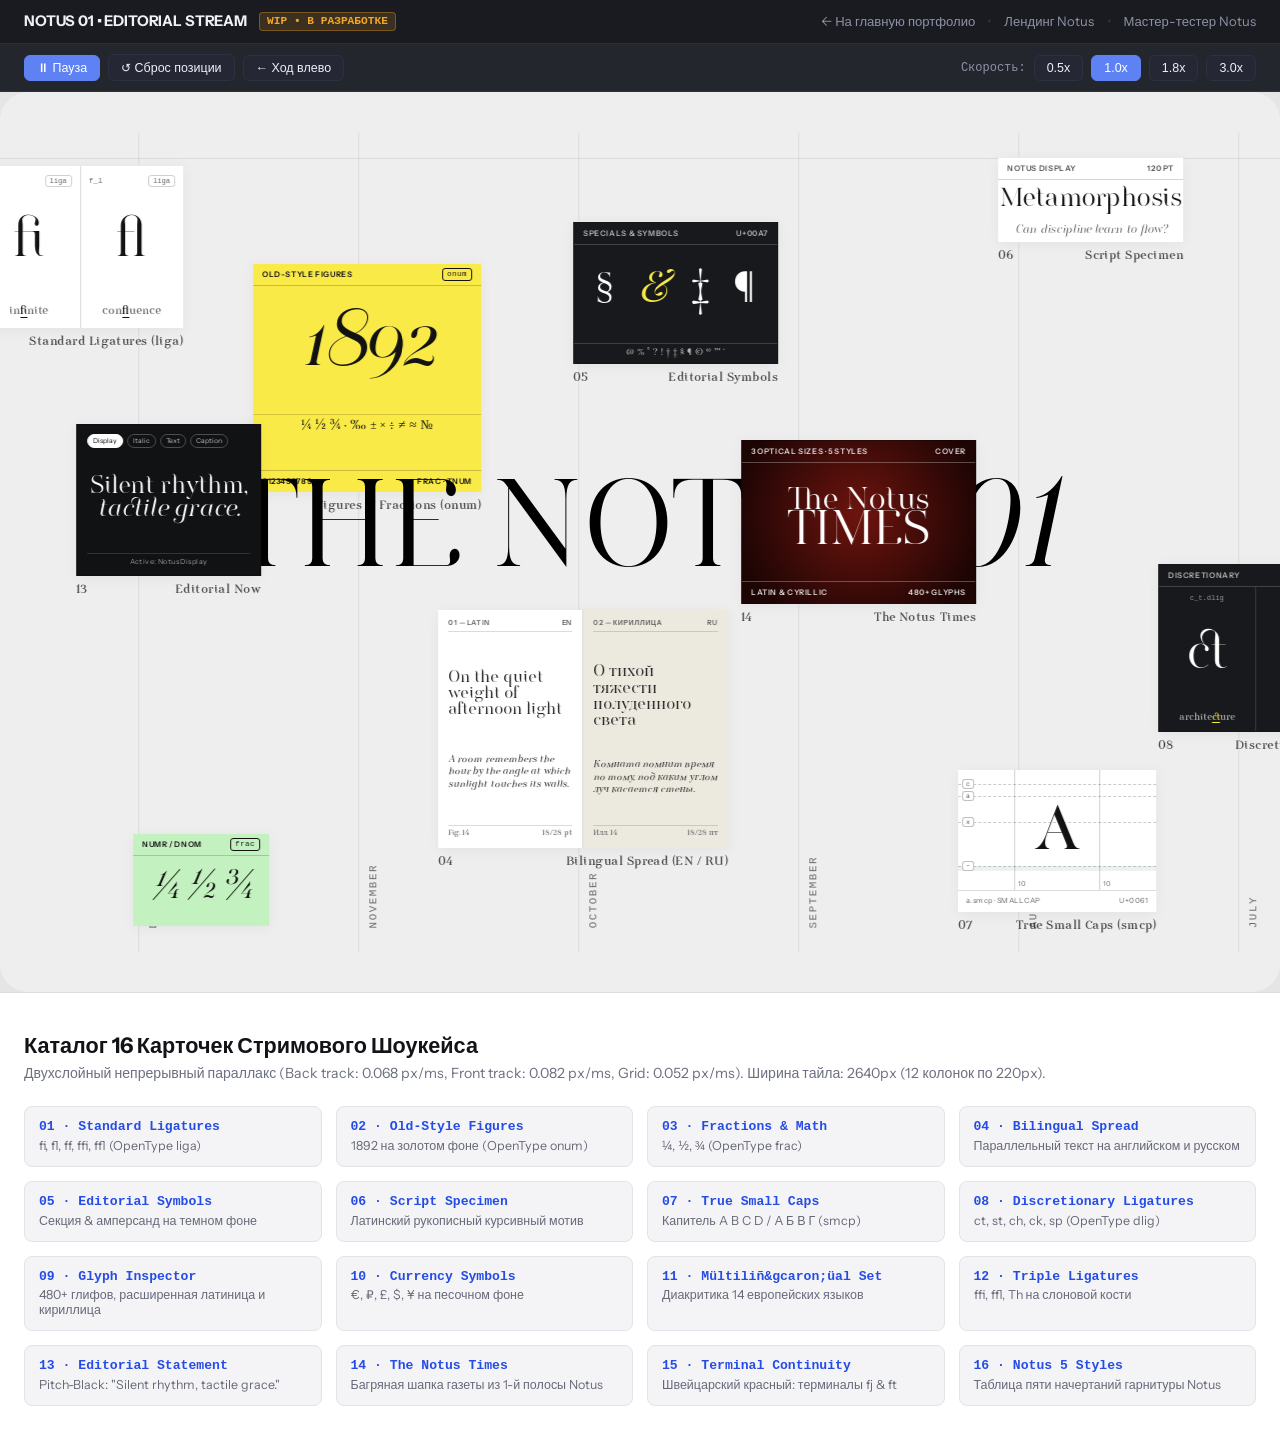
<file: notus-showcase.html>
<!DOCTYPE html>
<html lang="ru">
<head>
    <meta charset="UTF-8">
    <meta name="viewport" content="width=device-width, initial-scale=1.0">
    <title>Notus 01 — Editorial Stream Showcase (В разработке)</title>
    <link rel="preconnect" href="https://fonts.googleapis.com">
    <link rel="preconnect" href="https://fonts.gstatic.com" crossorigin>
    <link href="https://fonts.googleapis.com/css2?family=Instrument+Sans:ital,wght@0,400..700;1,400..700&family=Press+Start+2P&display=swap" rel="stylesheet">
    <link rel="stylesheet" href="style.css?v=20261116_2221">
    <style>
        :root {
            --dev-bg: #121318;
            --dev-card: #1a1c24;
            --dev-border: #2c3040;
            --dev-text: #eef0f6;
            --dev-muted: #8c92a6;
            --dev-accent: #5e81f4;
            --dev-warn: #f5a623;
        }

        body {
            margin: 0;
            padding: 0;
            background: #e5e5e6;
            color: #121316;
            font-family: 'Instrument Sans', -apple-system, BlinkMacSystemFont, sans-serif;
            min-height: 100vh;
            display: flex;
            flex-direction: column;
            overflow-x: hidden;
        }

        /* Dev Header */
        .dev-header {
            position: sticky;
            top: 0;
            z-index: 1000;
            background: rgba(18, 19, 24, 0.96);
            backdrop-filter: blur(14px);
            border-bottom: 1px solid var(--dev-border);
            color: var(--dev-text);
            padding: 12px 24px;
            display: flex;
            justify-content: space-between;
            align-items: center;
            gap: 16px;
            flex-wrap: wrap;
        }

        .dev-header__left {
            display: flex;
            align-items: center;
            gap: 12px;
        }

        .dev-title {
            font-size: 0.92rem;
            font-weight: 700;
            letter-spacing: -0.01em;
            display: flex;
            align-items: center;
            gap: 8px;
        }

        .dev-badge {
            background: rgba(245, 166, 35, 0.15);
            color: var(--dev-warn);
            border: 1px solid rgba(245, 166, 35, 0.35);
            font-size: 0.7rem;
            padding: 2px 7px;
            border-radius: 4px;
            font-family: monospace;
            text-transform: uppercase;
            font-weight: 700;
        }

        .dev-nav {
            display: flex;
            gap: 12px;
            align-items: center;
        }

        .dev-nav a {
            color: var(--dev-muted);
            text-decoration: none;
            font-size: 0.82rem;
            transition: color 0.15s;
        }

        .dev-nav a:hover {
            color: var(--dev-text);
        }

        /* Dev Controls Bar */
        .dev-controls {
            background: rgba(26, 28, 36, 0.95);
            border-bottom: 1px solid var(--dev-border);
            padding: 10px 24px;
            display: flex;
            align-items: center;
            justify-content: space-between;
            gap: 16px;
            flex-wrap: wrap;
            color: var(--dev-text);
        }

        .dev-ctrl-group {
            display: flex;
            align-items: center;
            gap: 8px;
        }

        .dev-btn {
            background: #252834;
            color: var(--dev-text);
            border: 1px solid var(--dev-border);
            padding: 5px 12px;
            border-radius: 6px;
            font-size: 0.78rem;
            cursor: pointer;
            transition: all 0.15s;
            display: inline-flex;
            align-items: center;
            gap: 6px;
        }

        .dev-btn:hover {
            border-color: var(--dev-accent);
            color: var(--dev-accent);
        }

        .dev-btn.active {
            background: var(--dev-accent);
            color: #fff;
            border-color: var(--dev-accent);
        }

        /* Showcase Wrapper */
        .showcase-stage {
            flex: 1;
            display: flex;
            flex-direction: column;
            justify-content: center;
            padding: 40px 0;
            background: #eeeeef;
            position: relative;
        }

        /* Enable interaction in dev mode */
        .recap-showcase {
            pointer-events: auto !important;
            margin: 0 !important;
            width: 100% !important;
        }

        .recap-card {
            pointer-events: auto !important;
            cursor: pointer;
            transition: transform 0.2s, box-shadow 0.2s;
        }

        .recap-card:hover {
            transform: scale(1.03);
            box-shadow: 0 12px 32px rgba(0,0,0,0.18);
            z-index: 100 !important;
        }

        /* Specimen Directory at Bottom */
        .dev-directory {
            background: #ffffff;
            border-top: 1px solid #dcdde2;
            padding: 40px 24px;
            color: #121316;
        }

        .dev-directory__inner {
            max-width: 1400px;
            margin: 0 auto;
        }

        .dev-directory__head {
            margin-bottom: 24px;
        }

        .dev-directory__head h2 {
            margin: 0 0 6px 0;
            font-size: 1.35rem;
            font-weight: 700;
        }

        .dev-directory__head p {
            margin: 0;
            color: #6c7080;
            font-size: 0.88rem;
        }

        .cards-index-grid {
            display: grid;
            grid-template-columns: repeat(auto-fill, minmax(260px, 1fr));
            gap: 14px;
        }

        .card-meta-pill {
            background: #f4f4f6;
            border: 1px solid #e2e3e8;
            padding: 12px 14px;
            border-radius: 8px;
            font-size: 0.82rem;
            display: flex;
            flex-direction: column;
            gap: 4px;
        }

        .card-meta-pill strong {
            font-family: monospace;
            color: #254ce6;
        }

        .card-meta-pill span {
            color: #666a78;
            font-size: 0.78rem;
        }
    </style>
</head>
<body>

    <!-- Dev Navigation Bar -->
    <header class="dev-header">
        <div class="dev-header__left">
            <span class="dev-title">NOTUS 01 &bull; EDITORIAL STREAM</span>
            <span class="dev-badge">WIP &bull; В разработке</span>
        </div>
        <nav class="dev-nav">
            <a href="index.html">&larr; На главную портфолио</a>
            <span style="color:var(--dev-border);">&bull;</span>
            <a href="notus.html">Лендинг Notus</a>
            <span style="color:var(--dev-border);">&bull;</span>
            <a href="notus-tester.html">Мастер-тестер Notus</a>
        </nav>
    </header>

    <!-- Interactive Dev Controls -->
    <div class="dev-controls">
        <div class="dev-ctrl-group">
            <button class="dev-btn active" id="btnTogglePlay" onclick="togglePlay()">⏸ Пауза</button>
            <button class="dev-btn" onclick="resetPosition()">↺ Сброс позиции</button>
            <button class="dev-btn" id="btnDirection" onclick="toggleDirection()">&larr; Ход влево</button>
        </div>
        <div class="dev-ctrl-group">
            <span style="font-size:0.75rem; color:var(--dev-muted); font-family:monospace;">Скорость:</span>
            <button class="dev-btn" onclick="setSpeed(0.5, this)">0.5x</button>
            <button class="dev-btn active" onclick="setSpeed(1.0, this)">1.0x</button>
            <button class="dev-btn" onclick="setSpeed(1.8, this)">1.8x</button>
            <button class="dev-btn" onclick="setSpeed(3.0, this)">3.0x</button>
        </div>
    </div>

    <!-- Showcase Stage Container -->
    <main class="showcase-stage">
            <div class="recap-showcase" id="notus-editorial-showcase">
                <!-- Верхняя тонкая линия как на видео -->
                <div class="recap-showcase__top-line"></div>

                <!-- Движущаяся сетка вертикальных линий с месяцами внизу -->
                <div class="recap-showcase__grid-viewport">
                    <div class="recap-showcase__grid-track" id="recapGridTrack">
                        <!-- Набор 1 (12 колонок = 2640px) -->
                        <div class="recap-grid-col"><span>JANUARY</span></div>
                        <div class="recap-grid-col"><span>DECEMBER</span></div>
                        <div class="recap-grid-col"><span>NOVEMBER</span></div>
                        <div class="recap-grid-col"><span>OCTOBER</span></div>
                        <div class="recap-grid-col"><span>SEPTEMBER</span></div>
                        <div class="recap-grid-col"><span>AUGUST</span></div>
                        <div class="recap-grid-col"><span>JULY</span></div>
                        <div class="recap-grid-col"><span>JUNE</span></div>
                        <div class="recap-grid-col"><span>MAY</span></div>
                        <div class="recap-grid-col"><span>APRIL</span></div>
                        <div class="recap-grid-col"><span>MARCH</span></div>
                        <div class="recap-grid-col"><span>FEBRUARY</span></div>
                        <!-- Набор 2 (дубль для бесшовного цикла) -->
                        <div class="recap-grid-col"><span>JANUARY</span></div>
                        <div class="recap-grid-col"><span>DECEMBER</span></div>
                        <div class="recap-grid-col"><span>NOVEMBER</span></div>
                        <div class="recap-grid-col"><span>OCTOBER</span></div>
                        <div class="recap-grid-col"><span>SEPTEMBER</span></div>
                        <div class="recap-grid-col"><span>AUGUST</span></div>
                        <div class="recap-grid-col"><span>JULY</span></div>
                        <div class="recap-grid-col"><span>JUNE</span></div>
                        <div class="recap-grid-col"><span>MAY</span></div>
                        <div class="recap-grid-col"><span>APRIL</span></div>
                        <div class="recap-grid-col"><span>MARCH</span></div>
                        <div class="recap-grid-col"><span>FEBRUARY</span></div>
                    </div>
                </div>

                <!-- Центральный крупный белый заголовок на базе Notus Display -->
                <div class="recap-showcase__center-title" aria-hidden="true">
                    THE NOTUS <em>01</em>
                </div>

                <!-- Слой карточек ЗА центральным текстом (z-index: 2) -->
                <div class="recap-showcase__cards-layer recap-showcase__cards-layer--back">
                    <div class="recap-showcase__cards-track" data-recap-track="back">
                        <!-- Полотно 1 (2640px) -->
                        <div class="recap-canvas">
                            <!-- 01: OpenType Standard Ligatures (f_i & f_l из #opentype-ligatures в notus.html) -->
                            <article class="recap-card" style="--x: 85px; --y: 34px; --w: 205px; --h: 162px;">
                                <div class="recap-card__media notus-feat notus-feat--liga-duo">
                                    <div class="nf-liga-col">
                                        <div class="nf-liga-top"><span>f_i</span><b>liga</b></div>
                                        <div class="nf-liga-pair">fi</div>
                                        <div class="nf-liga-word">in<mark>fi</mark>nite</div>
                                    </div>
                                    <div class="nf-liga-col">
                                        <div class="nf-liga-top"><span>f_l</span><b>liga</b></div>
                                        <div class="nf-liga-pair">fl</div>
                                        <div class="nf-liga-word">con<mark>fl</mark>uence</div>
                                    </div>
                                </div>
                                <div class="recap-card__meta"><span>01</span><span>Standard Ligatures (liga)</span></div>
                            </article>

                            <!-- 02: Old-Style Figures & Fractions (Желтый #FAEA48 из notus.html + onum / frac) -->
                            <article class="recap-card" style="--x: 360px; --y: 132px; --w: 228px; --h: 228px;">
                                <div class="recap-card__media notus-feat notus-feat--yellow-figures">
                                    <div class="nf-bar">
                                        <span>OLD-STYLE FIGURES</span>
                                        <b>onum</b>
                                    </div>
                                    <div class="nf-figures-hero">1892</div>
                                    <div class="nf-figures-sub">&frac14; &frac12; &frac34; &middot; &permil; &plusmn; &times; &divide; &ne; &approx; &numero;</div>
                                    <div class="nf-bar nf-bar--foot">
                                        <span>0123456789</span>
                                        <span>frac &middot; tnum</span>
                                    </div>
                                </div>
                                <div class="recap-card__meta"><span>02</span><span>Figures &amp; Fractions (onum)</span></div>
                            </article>

                            <!-- 03: Mint Badge (#C4F1C0 из notus.html — Fractions ¼ ½ ¾) -->
                            <article class="recap-card recap-card--no-meta" style="--x: 240px; --y: 702px; --w: 136px; --h: 92px;">
                                <div class="recap-card__media notus-feat notus-feat--mint-frac">
                                    <div class="nf-bar"><span>numr / dnom</span><b>frac</b></div>
                                    <div class="nf-mint-glyphs">&frac14;&thinsp;&frac12;&thinsp;&frac34;</div>
                                </div>
                            </article>

                            <!-- 04: Bilingual Editorial Spread (EN / RU Parallel Set из #broadsheet в notus.html) -->
                            <article class="recap-card" style="--x: 545px; --y: 478px; --w: 290px; --h: 238px;">
                                <div class="recap-card__media notus-feat notus-feat--bilingual-spread">
                                    <div class="nf-page nf-page--en">
                                        <div class="nf-page__head"><span>01 &mdash; LATIN</span><span>EN</span></div>
                                        <div class="nf-page__title">On the quiet weight of afternoon light</div>
                                        <p class="nf-page__deck">A room remembers the hour by the angle at which sunlight touches its walls.</p>
                                        <div class="nf-page__foot"><span>Fig. 14</span><span>18/28 pt</span></div>
                                    </div>
                                    <div class="nf-page nf-page--ru">
                                        <div class="nf-page__head"><span>02 &mdash; КИРИЛЛИЦА</span><span>RU</span></div>
                                        <div class="nf-page__title">О тихой тяжести полуденного света</div>
                                        <p class="nf-page__deck">Комната помнит время по тому, под каким углом луч касается стены.</p>
                                        <div class="nf-page__foot"><span>Илл. 14</span><span>18/28 пт</span></div>
                                    </div>
                                </div>
                                <div class="recap-card__meta"><span>04</span><span>Bilingual Spread (EN / RU)</span></div>
                            </article>

                            <!-- 05: Special Symbols & Editorial Marks (из .showcase-symbols в notus.html) -->
                            <article class="recap-card" style="--x: 680px; --y: 90px; --w: 205px; --h: 142px;">
                                <div class="recap-card__media notus-feat notus-feat--symbols-dark">
                                    <div class="nf-bar nf-bar--dark">
                                        <span>SPECIALS &amp; SYMBOLS</span>
                                        <span>U+00A7</span>
                                    </div>
                                    <div class="nf-symbols-hero">
                                        <span>&sect;</span>
                                        <em>&amp;</em>
                                        <span>&Dagger;</span>
                                        <span>&para;</span>
                                    </div>
                                    <div class="nf-symbols-strip">@ % * ? ! &dagger; &Dagger; &sect; &para; &copy; &reg; &trade; &deg;</div>
                                </div>
                                <div class="recap-card__meta"><span>05</span><span>Editorial Symbols</span></div>
                            </article>

                            <!-- 06: Script Stack ("Metamorphosis" 120 PT из #script в notus.html) -->
                            <article class="recap-card" style="--x: 1105px; --y: 26px; --w: 185px; --h: 84px;">
                                <div class="recap-card__media notus-feat notus-feat--script-stack">
                                    <div class="nf-bar"><span>NOTUS DISPLAY</span><span>120 PT</span></div>
                                    <div class="nf-script-word">Metamorphosis</div>
                                    <div class="nf-script-sub"><em>Can discipline learn to flow?</em></div>
                                </div>
                                <div class="recap-card__meta"><span>06</span><span>Script Specimen</span></div>
                            </article>

                            <!-- 07: True Small Capitals Metric Grid (.ot-smcp-magnifier из #small-capitals в notus.html) -->
                            <article class="recap-card" style="--x: 1065px; --y: 638px; --w: 198px; --h: 142px;">
                                <div class="recap-card__media notus-feat notus-feat--smcp-grid">
                                    <div class="nf-smcp-hline nf-smcp-hline--c"><span>c</span></div>
                                    <div class="nf-smcp-hline nf-smcp-hline--a"><span>a</span></div>
                                    <div class="nf-smcp-hline nf-smcp-hline--x"><span>x</span></div>
                                    <div class="nf-smcp-hline nf-smcp-hline--base"><span>&minus;</span></div>
                                    <div class="nf-smcp-vline nf-smcp-vline--l"><em>10</em></div>
                                    <div class="nf-smcp-vline nf-smcp-vline--r"><em>10</em></div>
                                    <div class="nf-smcp-char">a</div>
                                    <div class="nf-smcp-meta">
                                        <span>a.smcp &middot; SMALL CAP</span>
                                        <span>U+0061</span>
                                    </div>
                                </div>
                                <div class="recap-card__meta"><span>07</span><span>True Small Caps (smcp)</span></div>
                            </article>

                            <!-- 08: Discretionary Ligatures (c_t.dlig & s_t.dlig из #opentype-ligatures в notus.html) -->
                            <article class="recap-card" style="--x: 1265px; --y: 432px; --w: 195px; --h: 168px;">
                                <div class="recap-card__media notus-feat notus-feat--dlig-dark">
                                    <div class="nf-bar nf-bar--dark">
                                        <span>DISCRETIONARY</span>
                                        <b>dlig</b>
                                    </div>
                                    <div class="nf-dlig-row">
                                        <div class="nf-dlig-box">
                                            <small>c_t.dlig</small>
                                            <span>ct</span>
                                            <em>archite<mark>ct</mark>ure</em>
                                        </div>
                                        <div class="nf-dlig-box">
                                            <small>s_t.dlig</small>
                                            <span>st</span>
                                            <em>ae<mark>st</mark>hetic</em>
                                        </div>
                                    </div>
                                </div>
                                <div class="recap-card__meta"><span>08</span><span>Discretionary (dlig)</span></div>
                            </article>

                            <!-- 09: Dual-Pane Glyph Inspector (480+ Glyphs из #glyphs в notus.html) -->
                            <article class="recap-card" style="--x: 1510px; --y: 185px; --w: 248px; --h: 192px;">
                                <div class="recap-card__media notus-feat notus-feat--glyph-inspector">
                                    <div class="nf-inspector-left">
                                        <span class="nf-inspector-tag">GLYPH MATRIX</span>
                                        <div class="nf-inspector-big">A</div>
                                        <div class="nf-inspector-code"><span>LATIN CAP A</span><span>U+0041</span></div>
                                    </div>
                                    <div class="nf-inspector-right">
                                        <span class="is-active">A</span><span>B</span><span>C</span><span>D</span>
                                        <span>А</span><span>Б</span><span>В</span><span>Г</span>
                                        <span>&aelig;</span><span>&szlig;</span><span>&oslash;</span><span>&Omega;</span>
                                        <span>&euro;</span><span>&#8381;</span><span>&sect;</span><span>&Dagger;</span>
                                    </div>
                                </div>
                                <div class="recap-card__meta"><span>09</span><span>480+ Glyph Inspector</span></div>
                            </article>

                            <!-- 10: Currency & Financial Set (Ecru #E5E2D8 из notus.html) -->
                            <article class="recap-card" style="--x: 1785px; --y: 565px; --w: 172px; --h: 136px;">
                                <div class="recap-card__media notus-feat notus-feat--ecru-currency">
                                    <div class="nf-bar"><span>CURRENCIES</span><span>&sect; 48/B</span></div>
                                    <div class="nf-currency-main">&euro;&thinsp;&#8381;&thinsp;&pound;&thinsp;$</div>
                                    <div class="nf-bar nf-bar--foot"><span>&yen; &cent; &numero; &permil;</span><span>TABULAR</span></div>
                                </div>
                                <div class="recap-card__meta"><span>10</span><span>Currency Symbols</span></div>
                            </article>

                            <!-- 11: Extended Multilingual ("Mülтiliñğúał" из .showcase-multilingual-wide в notus.html) -->
                            <article class="recap-card" style="--x: 2100px; --y: 535px; --w: 235px; --h: 176px;">
                                <div class="recap-card__media notus-feat notus-feat--multilingual">
                                    <div class="nf-bar">
                                        <span>EXTENDED CHARACTER SET</span>
                                        <span>LAT &middot; CYR</span>
                                    </div>
                                    <div class="nf-multi-hero">M&uuml;lтili&ntilde;&#287;&uacute;a&#322;</div>
                                    <div class="nf-multi-chars">&Agrave;&Aacute;&Acirc;&Atilde;&Auml;&Aring;&AElig;&Ccedil; &middot; Ґ Є І Ї &middot; &szlig;&eth;&thorn;</div>
                                    <div class="nf-bar nf-bar--foot">
                                        <span>Жыве Беларусь!</span>
                                        <span>Czu&#322;e &#347;wiat&#322;o</span>
                                    </div>
                                </div>
                                <div class="recap-card__meta"><span>11</span><span>M&uuml;lтili&ntilde;&#287;&uacute;a&#322; Set</span></div>
                            </article>

                            <!-- 12: Triple Ligatures (ffi, ffl, Th из #opentype-ligatures в notus.html) -->
                            <article class="recap-card" style="--x: 2350px; --y: 88px; --w: 225px; --h: 192px;">
                                <div class="recap-card__media notus-feat notus-feat--liga-trio">
                                    <div class="nf-liga-col">
                                        <div class="nf-liga-top"><span>f_f_i</span><b>liga</b></div>
                                        <div class="nf-liga-pair">ffi</div>
                                        <div class="nf-liga-word">o<mark>ffi</mark>cial</div>
                                    </div>
                                    <div class="nf-liga-col">
                                        <div class="nf-liga-top"><span>f_f_l</span><b>liga</b></div>
                                        <div class="nf-liga-pair">ffl</div>
                                        <div class="nf-liga-word">a<mark>ffl</mark>iction</div>
                                    </div>
                                    <div class="nf-liga-col">
                                        <div class="nf-liga-top"><span>T_h</span><b>liga</b></div>
                                        <div class="nf-liga-pair">Th</div>
                                        <div class="nf-liga-word"><mark>Th</mark>eatre</div>
                                    </div>
                                </div>
                                <div class="recap-card__meta"><span>12</span><span>Triple Ligatures (ffi / ffl)</span></div>
                            </article>
                        </div>

                        <!-- Полотно 2 (дубль для бесшовного цикла) -->
                        <div class="recap-canvas" aria-hidden="true">
                            <article class="recap-card" style="--x: 85px; --y: 34px; --w: 205px; --h: 162px;">
                                <div class="recap-card__media notus-feat notus-feat--liga-duo">
                                    <div class="nf-liga-col">
                                        <div class="nf-liga-top"><span>f_i</span><b>liga</b></div>
                                        <div class="nf-liga-pair">fi</div>
                                        <div class="nf-liga-word">in<mark>fi</mark>nite</div>
                                    </div>
                                    <div class="nf-liga-col">
                                        <div class="nf-liga-top"><span>f_l</span><b>liga</b></div>
                                        <div class="nf-liga-pair">fl</div>
                                        <div class="nf-liga-word">con<mark>fl</mark>uence</div>
                                    </div>
                                </div>
                                <div class="recap-card__meta"><span>01</span><span>Standard Ligatures (liga)</span></div>
                            </article>

                            <article class="recap-card" style="--x: 360px; --y: 132px; --w: 228px; --h: 228px;">
                                <div class="recap-card__media notus-feat notus-feat--yellow-figures">
                                    <div class="nf-bar">
                                        <span>OLD-STYLE FIGURES</span>
                                        <b>onum</b>
                                    </div>
                                    <div class="nf-figures-hero">1892</div>
                                    <div class="nf-figures-sub">&frac14; &frac12; &frac34; &middot; &permil; &plusmn; &times; &divide; &ne; &approx; &numero;</div>
                                    <div class="nf-bar nf-bar--foot">
                                        <span>0123456789</span>
                                        <span>frac &middot; tnum</span>
                                    </div>
                                </div>
                                <div class="recap-card__meta"><span>02</span><span>Figures &amp; Fractions (onum)</span></div>
                            </article>

                            <article class="recap-card recap-card--no-meta" style="--x: 240px; --y: 702px; --w: 136px; --h: 92px;">
                                <div class="recap-card__media notus-feat notus-feat--mint-frac">
                                    <div class="nf-bar"><span>numr / dnom</span><b>frac</b></div>
                                    <div class="nf-mint-glyphs">&frac14;&thinsp;&frac12;&thinsp;&frac34;</div>
                                </div>
                            </article>

                            <article class="recap-card" style="--x: 545px; --y: 478px; --w: 290px; --h: 238px;">
                                <div class="recap-card__media notus-feat notus-feat--bilingual-spread">
                                    <div class="nf-page nf-page--en">
                                        <div class="nf-page__head"><span>01 &mdash; LATIN</span><span>EN</span></div>
                                        <div class="nf-page__title">On the quiet weight of afternoon light</div>
                                        <p class="nf-page__deck">A room remembers the hour by the angle at which sunlight touches its walls.</p>
                                        <div class="nf-page__foot"><span>Fig. 14</span><span>18/28 pt</span></div>
                                    </div>
                                    <div class="nf-page nf-page--ru">
                                        <div class="nf-page__head"><span>02 &mdash; КИРИЛЛИЦА</span><span>RU</span></div>
                                        <div class="nf-page__title">О тихой тяжести полуденного света</div>
                                        <p class="nf-page__deck">Комната помнит время по тому, под каким углом луч касается стены.</p>
                                        <div class="nf-page__foot"><span>Илл. 14</span><span>18/28 пт</span></div>
                                    </div>
                                </div>
                                <div class="recap-card__meta"><span>04</span><span>Bilingual Spread (EN / RU)</span></div>
                            </article>

                            <article class="recap-card" style="--x: 680px; --y: 90px; --w: 205px; --h: 142px;">
                                <div class="recap-card__media notus-feat notus-feat--symbols-dark">
                                    <div class="nf-bar nf-bar--dark">
                                        <span>SPECIALS &amp; SYMBOLS</span>
                                        <span>U+00A7</span>
                                    </div>
                                    <div class="nf-symbols-hero">
                                        <span>&sect;</span>
                                        <em>&amp;</em>
                                        <span>&Dagger;</span>
                                        <span>&para;</span>
                                    </div>
                                    <div class="nf-symbols-strip">@ % * ? ! &dagger; &Dagger; &sect; &para; &copy; &reg; &trade; &deg;</div>
                                </div>
                                <div class="recap-card__meta"><span>05</span><span>Editorial Symbols</span></div>
                            </article>

                            <article class="recap-card" style="--x: 1105px; --y: 26px; --w: 185px; --h: 84px;">
                                <div class="recap-card__media notus-feat notus-feat--script-stack">
                                    <div class="nf-bar"><span>NOTUS DISPLAY</span><span>120 PT</span></div>
                                    <div class="nf-script-word">Metamorphosis</div>
                                    <div class="nf-script-sub"><em>Can discipline learn to flow?</em></div>
                                </div>
                                <div class="recap-card__meta"><span>06</span><span>Script Specimen</span></div>
                            </article>

                            <article class="recap-card" style="--x: 1065px; --y: 638px; --w: 198px; --h: 142px;">
                                <div class="recap-card__media notus-feat notus-feat--smcp-grid">
                                    <div class="nf-smcp-hline nf-smcp-hline--c"><span>c</span></div>
                                    <div class="nf-smcp-hline nf-smcp-hline--a"><span>a</span></div>
                                    <div class="nf-smcp-hline nf-smcp-hline--x"><span>x</span></div>
                                    <div class="nf-smcp-hline nf-smcp-hline--base"><span>&minus;</span></div>
                                    <div class="nf-smcp-vline nf-smcp-vline--l"><em>10</em></div>
                                    <div class="nf-smcp-vline nf-smcp-vline--r"><em>10</em></div>
                                    <div class="nf-smcp-char">a</div>
                                    <div class="nf-smcp-meta">
                                        <span>a.smcp &middot; SMALL CAP</span>
                                        <span>U+0061</span>
                                    </div>
                                </div>
                                <div class="recap-card__meta"><span>07</span><span>True Small Caps (smcp)</span></div>
                            </article>

                            <article class="recap-card" style="--x: 1265px; --y: 432px; --w: 195px; --h: 168px;">
                                <div class="recap-card__media notus-feat notus-feat--dlig-dark">
                                    <div class="nf-bar nf-bar--dark">
                                        <span>DISCRETIONARY</span>
                                        <b>dlig</b>
                                    </div>
                                    <div class="nf-dlig-row">
                                        <div class="nf-dlig-box">
                                            <small>c_t.dlig</small>
                                            <span>ct</span>
                                            <em>archite<mark>ct</mark>ure</em>
                                        </div>
                                        <div class="nf-dlig-box">
                                            <small>s_t.dlig</small>
                                            <span>st</span>
                                            <em>ae<mark>st</mark>hetic</em>
                                        </div>
                                    </div>
                                </div>
                                <div class="recap-card__meta"><span>08</span><span>Discretionary (dlig)</span></div>
                            </article>

                            <article class="recap-card" style="--x: 1510px; --y: 185px; --w: 248px; --h: 192px;">
                                <div class="recap-card__media notus-feat notus-feat--glyph-inspector">
                                    <div class="nf-inspector-left">
                                        <span class="nf-inspector-tag">GLYPH MATRIX</span>
                                        <div class="nf-inspector-big">A</div>
                                        <div class="nf-inspector-code"><span>LATIN CAP A</span><span>U+0041</span></div>
                                    </div>
                                    <div class="nf-inspector-right">
                                        <span class="is-active">A</span><span>B</span><span>C</span><span>D</span>
                                        <span>А</span><span>Б</span><span>В</span><span>Г</span>
                                        <span>&aelig;</span><span>&szlig;</span><span>&oslash;</span><span>&Omega;</span>
                                        <span>&euro;</span><span>&#8381;</span><span>&sect;</span><span>&Dagger;</span>
                                    </div>
                                </div>
                                <div class="recap-card__meta"><span>09</span><span>480+ Glyph Inspector</span></div>
                            </article>

                            <article class="recap-card" style="--x: 1785px; --y: 565px; --w: 172px; --h: 136px;">
                                <div class="recap-card__media notus-feat notus-feat--ecru-currency">
                                    <div class="nf-bar"><span>CURRENCIES</span><span>&sect; 48/B</span></div>
                                    <div class="nf-currency-main">&euro;&thinsp;&#8381;&thinsp;&pound;&thinsp;$</div>
                                    <div class="nf-bar nf-bar--foot"><span>&yen; &cent; &numero; &permil;</span><span>TABULAR</span></div>
                                </div>
                                <div class="recap-card__meta"><span>10</span><span>Currency Symbols</span></div>
                            </article>

                            <article class="recap-card" style="--x: 2100px; --y: 535px; --w: 235px; --h: 176px;">
                                <div class="recap-card__media notus-feat notus-feat--multilingual">
                                    <div class="nf-bar">
                                        <span>EXTENDED CHARACTER SET</span>
                                        <span>LAT &middot; CYR</span>
                                    </div>
                                    <div class="nf-multi-hero">M&uuml;lтili&ntilde;&#287;&uacute;a&#322;</div>
                                    <div class="nf-multi-chars">&Agrave;&Aacute;&Acirc;&Atilde;&Auml;&Aring;&AElig;&Ccedil; &middot; Ґ Є І Ї &middot; &szlig;&eth;&thorn;</div>
                                    <div class="nf-bar nf-bar--foot">
                                        <span>Жыве Беларусь!</span>
                                        <span>Czu&#322;e &#347;wiat&#322;o</span>
                                    </div>
                                </div>
                                <div class="recap-card__meta"><span>11</span><span>M&uuml;lтili&ntilde;&#287;&uacute;a&#322; Set</span></div>
                            </article>

                            <article class="recap-card" style="--x: 2350px; --y: 88px; --w: 225px; --h: 192px;">
                                <div class="recap-card__media notus-feat notus-feat--liga-trio">
                                    <div class="nf-liga-col">
                                        <div class="nf-liga-top"><span>f_f_i</span><b>liga</b></div>
                                        <div class="nf-liga-pair">ffi</div>
                                        <div class="nf-liga-word">o<mark>ffi</mark>cial</div>
                                    </div>
                                    <div class="nf-liga-col">
                                        <div class="nf-liga-top"><span>f_f_l</span><b>liga</b></div>
                                        <div class="nf-liga-pair">ffl</div>
                                        <div class="nf-liga-word">a<mark>ffl</mark>iction</div>
                                    </div>
                                    <div class="nf-liga-col">
                                        <div class="nf-liga-top"><span>T_h</span><b>liga</b></div>
                                        <div class="nf-liga-pair">Th</div>
                                        <div class="nf-liga-word"><mark>Th</mark>eatre</div>
                                    </div>
                                </div>
                                <div class="recap-card__meta"><span>12</span><span>Triple Ligatures (ffi / ffl)</span></div>
                            </article>
                        </div>
                    </div>
                </div>

                <!-- Слой карточек ПОВЕРХ центрального текста (z-index: 6) -->
                <div class="recap-showcase__cards-layer recap-showcase__cards-layer--front">
                    <div class="recap-showcase__cards-track" data-recap-track="front">
                        <!-- Полотно 1 (2640px) -->
                        <div class="recap-canvas">
                            <!-- 13: Pitch-Black Statement ("Silent rhythm, tactile grace." из #editorial-now в notus.html) -->
                            <article class="recap-card" style="--x: 205px; --y: 292px; --w: 185px; --h: 152px;">
                                <div class="recap-card__media notus-feat notus-feat--statement-black">
                                    <div class="nf-pills-row">
                                        <span class="is-on">Display</span>
                                        <span>Italic</span>
                                        <span>Text</span>
                                        <span>Caption</span>
                                    </div>
                                    <div class="nf-statement-title">
                                        Silent rhythm,<br><em>tactile grace.</em>
                                    </div>
                                    <div class="nf-statement-sub">Active: Notus Display</div>
                                </div>
                                <div class="recap-card__meta"><span>13</span><span>Editorial Now</span></div>
                            </article>

                            <!-- 14: The Notus TIMES Masthead Specimen (из #cover в notus.html, проходит ПОВЕРХ заголовка) -->
                            <article class="recap-card" style="--x: 870px; --y: 308px; --w: 235px; --h: 164px;">
                                <div class="recap-card__media notus-feat notus-feat--masthead-crimson">
                                    <div class="nf-bar nf-bar--light">
                                        <span>3 OPTICAL SIZES &middot; 5 STYLES</span>
                                        <span>COVER</span>
                                    </div>
                                    <div class="nf-masthead-center">
                                        <span class="nf-masthead-top">The Notus</span>
                                        <strong class="nf-masthead-bot">TIMES</strong>
                                    </div>
                                    <div class="nf-bar nf-bar--light nf-bar--foot">
                                        <span>LATIN &amp; CYRILLIC</span>
                                        <span>480+ GLYPHS</span>
                                    </div>
                                </div>
                                <div class="recap-card__meta"><span>14</span><span>The Notus Times</span></div>
                            </article>

                            <!-- 15: Swiss Red Discretionary Ligatures fj & ft (из #opentype-ligatures в notus.html) -->
                            <article class="recap-card" style="--x: 1615px; --y: 372px; --w: 175px; --h: 136px;">
                                <div class="recap-card__media notus-feat notus-feat--red-dlig">
                                    <div class="nf-bar nf-bar--light">
                                        <span>f_j.dlig &middot; f_t.dlig</span>
                                        <b>dlig</b>
                                    </div>
                                    <div class="nf-red-pair">
                                        <div><span>fj</span><small><mark>fj</mark>ord</small></div>
                                        <div><em>ft</em><small>cra<mark>ft</mark>ed</small></div>
                                    </div>
                                </div>
                                <div class="recap-card__meta"><span>15</span><span>Terminal Continuity</span></div>
                            </article>

                            <!-- 16: Notus Family 5 Styles Showcase (из #families в notus.html) -->
                            <article class="recap-card" style="--x: 2000px; --y: 274px; --w: 235px; --h: 172px;">
                                <div class="recap-card__media notus-feat notus-feat--family-table">
                                    <div class="nf-bar">
                                        <span>NOTUS FAMILY &mdash; 5 STYLES</span>
                                        <span>OPTICAL</span>
                                    </div>
                                    <div class="nf-family-list">
                                        <div class="nf-fam-row nf-fam-row--disp"><span>Display</span><strong>Notus Display</strong></div>
                                        <div class="nf-fam-row nf-fam-row--disp-it"><span>Display It</span><em>Notus Display Italic</em></div>
                                        <div class="nf-fam-row nf-fam-row--text"><span>Text</span><strong>Notus Text</strong></div>
                                        <div class="nf-fam-row nf-fam-row--text-it"><span>Text It</span><em>Notus Text Italic</em></div>
                                        <div class="nf-fam-row nf-fam-row--capt"><span>Caption</span><strong>Notus Caption</strong></div>
                                    </div>
                                </div>
                                <div class="recap-card__meta"><span>16</span><span>Notus 5 Styles</span></div>
                            </article>
                        </div>

                        <!-- Полотно 2 (дубль для бесшовного цикла) -->
                        <div class="recap-canvas" aria-hidden="true">
                            <article class="recap-card" style="--x: 205px; --y: 292px; --w: 185px; --h: 152px;">
                                <div class="recap-card__media notus-feat notus-feat--statement-black">
                                    <div class="nf-pills-row">
                                        <span class="is-on">Display</span>
                                        <span>Italic</span>
                                        <span>Text</span>
                                        <span>Caption</span>
                                    </div>
                                    <div class="nf-statement-title">
                                        Silent rhythm,<br><em>tactile grace.</em>
                                    </div>
                                    <div class="nf-statement-sub">Active: Notus Display</div>
                                </div>
                                <div class="recap-card__meta"><span>13</span><span>Editorial Now</span></div>
                            </article>

                            <article class="recap-card" style="--x: 870px; --y: 308px; --w: 235px; --h: 164px;">
                                <div class="recap-card__media notus-feat notus-feat--masthead-crimson">
                                    <div class="nf-bar nf-bar--light">
                                        <span>3 OPTICAL SIZES &middot; 5 STYLES</span>
                                        <span>COVER</span>
                                    </div>
                                    <div class="nf-masthead-center">
                                        <span class="nf-masthead-top">The Notus</span>
                                        <strong class="nf-masthead-bot">TIMES</strong>
                                    </div>
                                    <div class="nf-bar nf-bar--light nf-bar--foot">
                                        <span>LATIN &amp; CYRILLIC</span>
                                        <span>480+ GLYPHS</span>
                                    </div>
                                </div>
                                <div class="recap-card__meta"><span>14</span><span>The Notus Times</span></div>
                            </article>

                            <article class="recap-card" style="--x: 1615px; --y: 372px; --w: 175px; --h: 136px;">
                                <div class="recap-card__media notus-feat notus-feat--red-dlig">
                                    <div class="nf-bar nf-bar--light">
                                        <span>f_j.dlig &middot; f_t.dlig</span>
                                        <b>dlig</b>
                                    </div>
                                    <div class="nf-red-pair">
                                        <div><span>fj</span><small><mark>fj</mark>ord</small></div>
                                        <div><em>ft</em><small>cra<mark>ft</mark>ed</small></div>
                                    </div>
                                </div>
                                <div class="recap-card__meta"><span>15</span><span>Terminal Continuity</span></div>
                            </article>

                            <article class="recap-card" style="--x: 2000px; --y: 274px; --w: 235px; --h: 172px;">
                                <div class="recap-card__media notus-feat notus-feat--family-table">
                                    <div class="nf-bar">
                                        <span>NOTUS FAMILY &mdash; 5 STYLES</span>
                                        <span>OPTICAL</span>
                                    </div>
                                    <div class="nf-family-list">
                                        <div class="nf-fam-row nf-fam-row--disp"><span>Display</span><strong>Notus Display</strong></div>
                                        <div class="nf-fam-row nf-fam-row--disp-it"><span>Display It</span><em>Notus Display Italic</em></div>
                                        <div class="nf-fam-row nf-fam-row--text"><span>Text</span><strong>Notus Text</strong></div>
                                        <div class="nf-fam-row nf-fam-row--text-it"><span>Text It</span><em>Notus Text Italic</em></div>
                                        <div class="nf-fam-row nf-fam-row--capt"><span>Caption</span><strong>Notus Caption</strong></div>
                                    </div>
                                </div>
                                <div class="recap-card__meta"><span>16</span><span>Notus 5 Styles</span></div>
                            </article>
                        </div>
                    </div>
                </div>
            </div>

    </main>

    <!-- Specimen Cards Directory -->
    <section class="dev-directory">
        <div class="dev-directory__inner">
            <div class="dev-directory__head">
                <h2>Каталог 16 Карточек Стримового Шоукейса</h2>
                <p>Двухслойный непрерывный параллакс (Back track: 0.068 px/ms, Front track: 0.082 px/ms, Grid: 0.052 px/ms). Ширина тайла: 2640px (12 колонок по 220px).</p>
            </div>
            <div class="cards-index-grid">
                <div class="card-meta-pill"><strong>01 · Standard Ligatures</strong><span>fi, fl, ff, ffi, ffl (OpenType liga)</span></div>
                <div class="card-meta-pill"><strong>02 · Old-Style Figures</strong><span>1892 на золотом фоне (OpenType onum)</span></div>
                <div class="card-meta-pill"><strong>03 · Fractions &amp; Math</strong><span>&frac14;, &frac12;, &frac34; (OpenType frac)</span></div>
                <div class="card-meta-pill"><strong>04 · Bilingual Spread</strong><span>Параллельный текст на английском и русском</span></div>
                <div class="card-meta-pill"><strong>05 · Editorial Symbols</strong><span>Секция &amp; амперсанд на темном фоне</span></div>
                <div class="card-meta-pill"><strong>06 · Script Specimen</strong><span>Латинский рукописный курсивный мотив</span></div>
                <div class="card-meta-pill"><strong>07 · True Small Caps</strong><span>Капитель A B C D / А Б В Г (smcp)</span></div>
                <div class="card-meta-pill"><strong>08 · Discretionary Ligatures</strong><span>ct, st, ch, ck, sp (OpenType dlig)</span></div>
                <div class="card-meta-pill"><strong>09 · Glyph Inspector</strong><span>480+ глифов, расширенная латиница и кириллица</span></div>
                <div class="card-meta-pill"><strong>10 · Currency Symbols</strong><span>&euro;, &#8381;, &pound;, $, &yen; на песочном фоне</span></div>
                <div class="card-meta-pill"><strong>11 · M&uuml;ltili&ntilde;&gcaron;&uuml;al Set</strong><span>Диакритика 14 европейских языков</span></div>
                <div class="card-meta-pill"><strong>12 · Triple Ligatures</strong><span>ffi, ffl, Th на слоновой кости</span></div>
                <div class="card-meta-pill"><strong>13 · Editorial Statement</strong><span>Pitch-Black: "Silent rhythm, tactile grace."</span></div>
                <div class="card-meta-pill"><strong>14 · The Notus Times</strong><span>Багряная шапка газеты из 1-й полосы Notus</span></div>
                <div class="card-meta-pill"><strong>15 · Terminal Continuity</strong><span>Швейцарский красный: терминалы fj &amp; ft</span></div>
                <div class="card-meta-pill"><strong>16 · Notus 5 Styles</strong><span>Таблица пяти начертаний гарнитуры Notus</span></div>
            </div>
        </div>
    </section>

    <!-- Parallax Animation Script with Dev Controls -->
    <script>
        (function() {
            const recapShowcase = document.getElementById('notus-editorial-showcase');
            if (!recapShowcase) return;

            const gridTrack = document.getElementById('recapGridTrack');
            const backTrack = recapShowcase.querySelector('[data-recap-track="back"]');
            const frontTrack = recapShowcase.querySelector('[data-recap-track="front"]');

            const TILE_WIDTH = 2640;
            const BASE_GRID_SPEED = 0.052;
            const BASE_BACK_SPEED = 0.068;
            const BASE_FRONT_SPEED = 0.082;

            let isPlaying = true;
            let direction = 1; // 1 = left, -1 = right
            let speedMultiplier = 1.0;

            let elapsed = 0;
            let lastTimestamp = performance.now();

            function loop(now) {
                const dt = now - lastTimestamp;
                lastTimestamp = now;

                if (isPlaying) {
                    elapsed += dt * speedMultiplier * direction;

                    // Compute offsets
                    let gridOffset = -((elapsed * BASE_GRID_SPEED) % TILE_WIDTH);
                    let backOffset = -((elapsed * BASE_BACK_SPEED) % TILE_WIDTH);
                    let frontOffset = -((elapsed * BASE_FRONT_SPEED) % TILE_WIDTH);

                    if (gridTrack) gridTrack.style.transform = `translate3d(${gridOffset.toFixed(2)}px, 0, 0)`;
                    if (backTrack) backTrack.style.transform = `translate3d(${backOffset.toFixed(2)}px, 0, 0)`;
                    if (frontTrack) frontTrack.style.transform = `translate3d(${frontOffset.toFixed(2)}px, 0, 0)`;
                }

                requestAnimationFrame(loop);
            }

            requestAnimationFrame(loop);

            // Controls
            window.togglePlay = function() {
                isPlaying = !isPlaying;
                const btn = document.getElementById('btnTogglePlay');
                btn.textContent = isPlaying ? '⏸ Пауза' : '▶ Пуск';
                btn.classList.toggle('active', isPlaying);
            };

            window.resetPosition = function() {
                elapsed = 0;
                if (gridTrack) gridTrack.style.transform = 'translate3d(0, 0, 0)';
                if (backTrack) backTrack.style.transform = 'translate3d(0, 0, 0)';
                if (frontTrack) frontTrack.style.transform = 'translate3d(0, 0, 0)';
            };

            window.toggleDirection = function() {
                direction = -direction;
                const btn = document.getElementById('btnDirection');
                btn.innerHTML = direction > 0 ? '&larr; Ход влево' : 'Ход вправо &rarr;';
            };

            window.setSpeed = function(mult, btn) {
                speedMultiplier = mult;
                document.querySelectorAll('.dev-ctrl-group .dev-btn').forEach(b => {
                    if (b.textContent.includes('x')) b.classList.remove('active');
                });
                btn.classList.add('active');
            };
        })();
    </script>
</body>
</html>
</file>
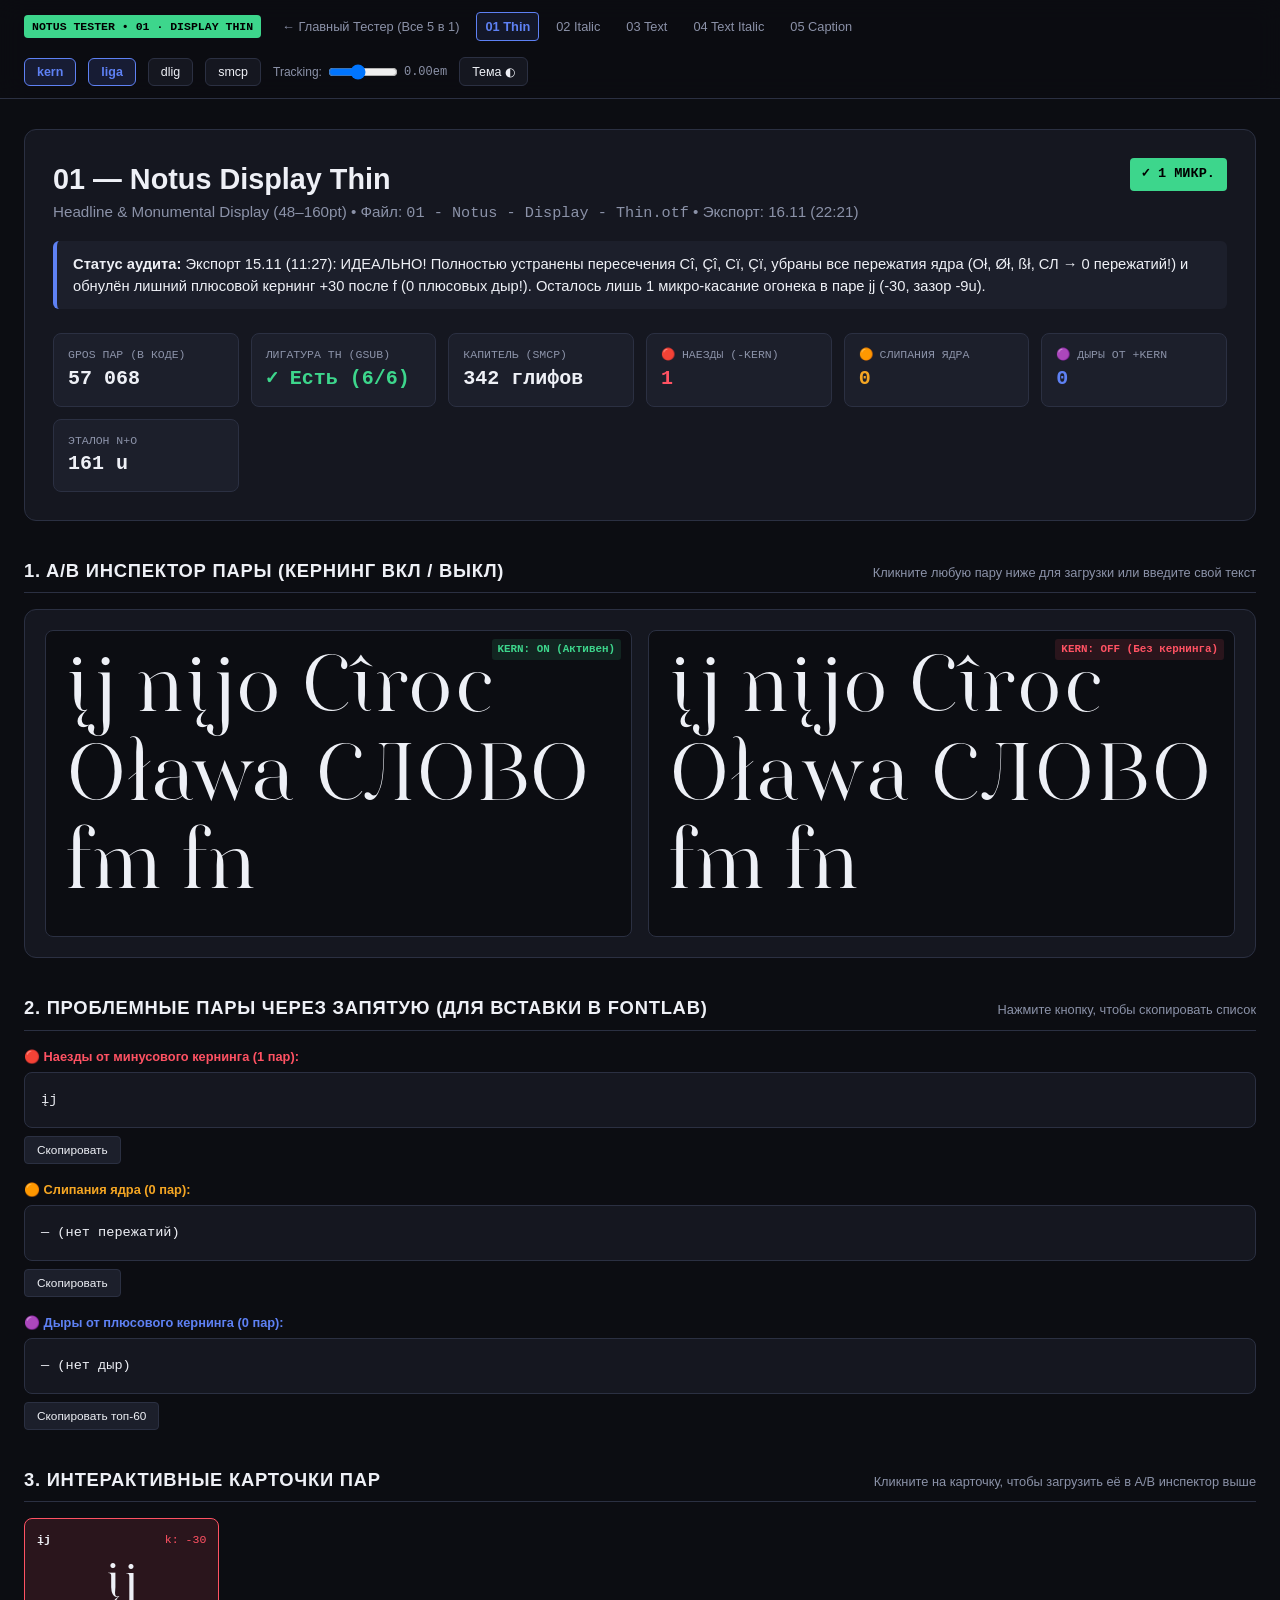
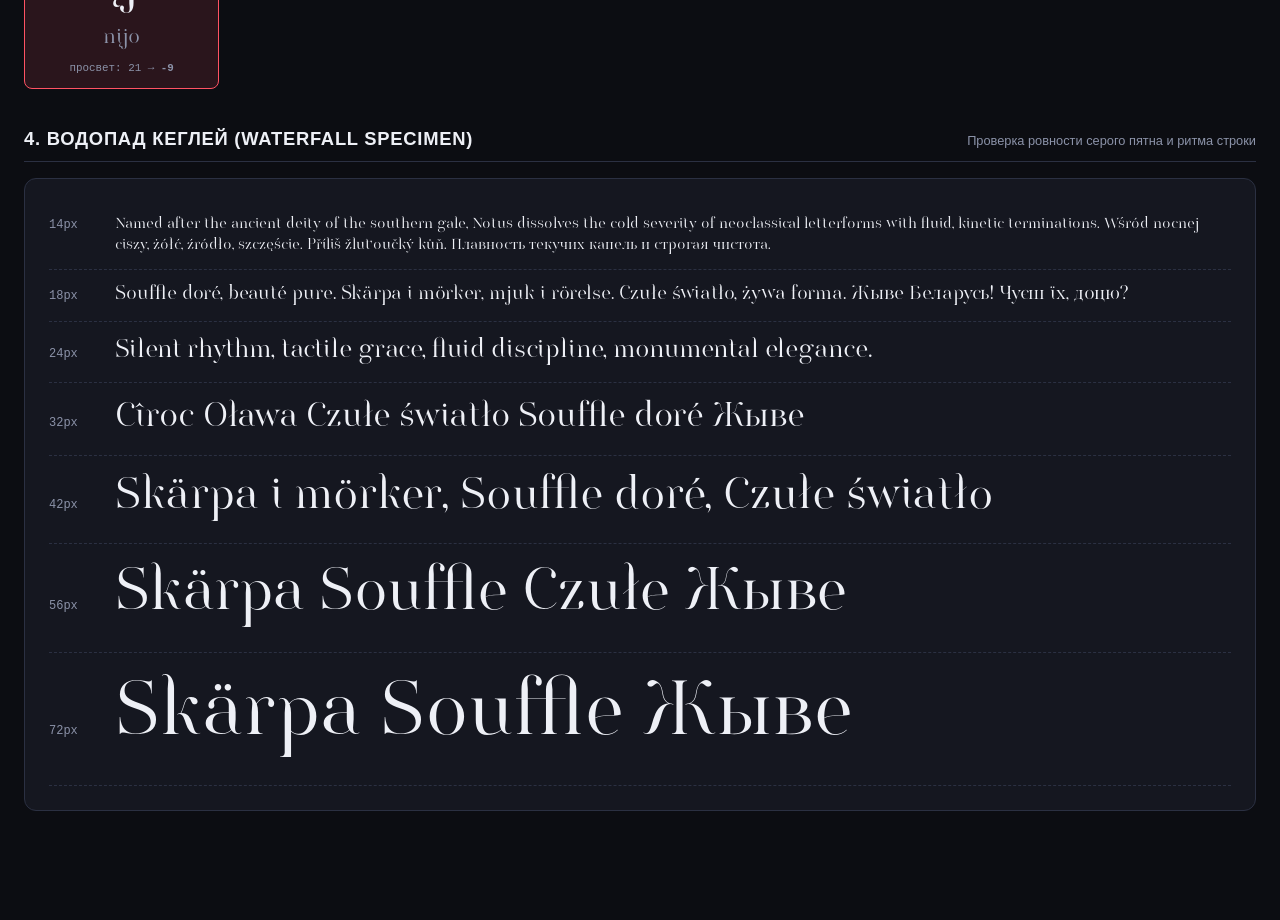
<file: notus-test-01-display-thin.html>
<!DOCTYPE html>
<html lang="ru">
<head>
<meta charset="UTF-8">
<meta name="viewport" content="width=device-width, initial-scale=1.0">
<title>Notus 01 — Notus Display Thin — Интерактивный Тест-Драйв и Аудит Кернинга</title>
<style>
  @font-face {
    font-family: 'Notus Display';
    src: url('notus/Notus-Display.otf?v=20261116_2221') format('opentype');
    font-weight: normal;
    font-style: normal;
  }

  :root {
    --bg: #0c0d12;
    --card: #151720;
    --card-alt: #1c1f2b;
    --border: #2b3042;
    --text: #eef0f6;
    --muted: #8b92a8;
    --accent: #5e81f4;
    --danger: #ff5263;
    --danger-bg: rgba(255, 82, 99, 0.12);
    --warn: #f5a623;
    --warn-bg: rgba(245, 166, 35, 0.12);
    --ok: #3dd68c;
    --ok-bg: rgba(61, 214, 140, 0.12);
  }

  [data-theme="light"] {
    --bg: #f7f6f2;
    --card: #ffffff;
    --card-alt: #eae8e1;
    --border: #d5d2c7;
    --text: #131418;
    --muted: #626674;
    --accent: #2c54e8;
    --danger: #d92638;
    --danger-bg: rgba(217, 38, 56, 0.1);
    --warn: #c87a00;
    --warn-bg: rgba(200, 122, 0, 0.12);
    --ok: #158f54;
    --ok-bg: rgba(21, 143, 84, 0.12);
  }

  * { box-sizing: border-box; margin: 0; padding: 0; }
  body {
    background: var(--bg);
    color: var(--text);
    font-family: -apple-system, BlinkMacSystemFont, "Segoe UI", Roboto, sans-serif;
    line-height: 1.5;
    padding-bottom: 80px;
  }

  .test-font {
    font-family: 'Notus Display', serif;
    font-style: normal;
    font-kerning: normal;
    font-feature-settings: "kern" 1, "liga" 1;
  }

  .nav-bar {
    position: sticky;
    top: 0;
    z-index: 100;
    background: rgba(12, 13, 18, 0.92);
    backdrop-filter: blur(12px);
    border-bottom: 1px solid var(--border);
    padding: 12px 24px;
    display: flex;
    justify-content: space-between;
    align-items: center;
    gap: 16px;
    flex-wrap: wrap;
  }
  [data-theme="light"] .nav-bar {
    background: rgba(247, 246, 242, 0.92);
  }

  .nav-left {
    display: flex;
    align-items: center;
    gap: 12px;
  }
  .badge {
    background: var(--accent);
    color: #fff;
    font-size: 0.72rem;
    font-weight: 700;
    padding: 3px 8px;
    border-radius: 4px;
    font-family: monospace;
    text-transform: uppercase;
  }
  .badge.danger { background: var(--danger); }
  .badge.warn { background: var(--warn); color: #000; }
  .badge.ok { background: var(--ok); color: #000; }

  .nav-links {
    display: flex;
    gap: 8px;
    flex-wrap: wrap;
  }
  .nav-link {
    color: var(--muted);
    text-decoration: none;
    font-size: 0.8rem;
    padding: 4px 8px;
    border-radius: 4px;
    border: 1px solid transparent;
  }
  .nav-link:hover {
    color: var(--text);
    border-color: var(--border);
  }
  .nav-link.active {
    color: var(--accent);
    border-color: var(--accent);
    background: rgba(94, 129, 244, 0.1);
    font-weight: 600;
  }

  .controls {
    display: flex;
    gap: 12px;
    align-items: center;
    flex-wrap: wrap;
  }
  .btn-feat {
    background: var(--card);
    border: 1px solid var(--border);
    color: var(--text);
    padding: 6px 12px;
    border-radius: 6px;
    font-size: 0.78rem;
    cursor: pointer;
    display: inline-flex;
    align-items: center;
    gap: 6px;
  }
  .btn-feat.active {
    background: rgba(94, 129, 244, 0.15);
    border-color: var(--accent);
    color: var(--accent);
    font-weight: 600;
  }

  .container {
    max-width: 1480px;
    margin: 0 auto;
    padding: 30px 24px;
    display: flex;
    flex-direction: column;
    gap: 36px;
  }

  .hero {
    background: var(--card);
    border: 1px solid var(--border);
    border-radius: 12px;
    padding: 28px;
    display: flex;
    flex-direction: column;
    gap: 16px;
  }
  .hero-title {
    display: flex;
    justify-content: space-between;
    align-items: flex-start;
    flex-wrap: wrap;
    gap: 12px;
  }
  .hero h1 { font-size: 1.8rem; font-weight: 700; }
  .hero p { color: var(--muted); font-size: 0.95rem; max-width: 900px; }

  .metrics-strip {
    display: grid;
    grid-template-columns: repeat(auto-fit, minmax(180px, 1fr));
    gap: 12px;
    margin-top: 8px;
  }
  .metric-card {
    background: var(--card-alt);
    border: 1px solid var(--border);
    border-radius: 8px;
    padding: 12px 14px;
  }
  .metric-card small { color: var(--muted); font-size: 0.72rem; text-transform: uppercase; font-family: monospace; display: block; }
  .metric-card strong { font-size: 1.25rem; font-family: monospace; }

  .sec-head {
    display: flex;
    justify-content: space-between;
    align-items: baseline;
    flex-wrap: wrap;
    gap: 12px;
    border-bottom: 1px solid var(--border);
    padding-bottom: 8px;
    margin-bottom: 16px;
  }
  .sec-head h2 { font-size: 1.15rem; text-transform: uppercase; letter-spacing: 0.04em; }
  .sec-head span { font-size: 0.8rem; color: var(--muted); }

  .ab-tester {
    display: grid;
    grid-template-columns: 1fr 1fr;
    gap: 16px;
    background: var(--card);
    border: 1px solid var(--border);
    border-radius: 12px;
    padding: 20px;
  }
  @media (max-width: 900px) {
    .ab-tester { grid-template-columns: 1fr; }
  }
  .ab-box {
    background: var(--bg);
    border: 1px solid var(--border);
    border-radius: 8px;
    padding: 20px;
    position: relative;
  }
  .ab-tag {
    position: absolute;
    top: 8px;
    right: 10px;
    font-size: 0.68rem;
    font-family: monospace;
    font-weight: 700;
    padding: 2px 6px;
    border-radius: 3px;
  }
  .ab-tag.on { background: var(--ok-bg); color: var(--ok); }
  .ab-tag.off { background: var(--danger-bg); color: var(--danger); }
  .ab-text {
    font-size: 4.8rem;
    line-height: 1.15;
    outline: none;
    min-height: 90px;
  }

  .comma-box {
    background: var(--card);
    border: 1px solid var(--border);
    border-radius: 8px;
    padding: 16px;
    font-family: monospace;
    font-size: 0.85rem;
    line-height: 1.6;
    user-select: all;
    word-break: break-all;
  }
  .copy-btn {
    background: var(--card-alt);
    border: 1px solid var(--border);
    color: var(--text);
    padding: 6px 12px;
    border-radius: 4px;
    font-size: 0.74rem;
    cursor: pointer;
    margin-top: 8px;
  }
  .copy-btn:hover { border-color: var(--accent); }

  .pairs-grid {
    display: grid;
    grid-template-columns: repeat(auto-fill, minmax(180px, 1fr));
    gap: 12px;
  }
  .pair-chip {
    background: var(--card);
    border: 1px solid var(--border);
    border-radius: 8px;
    padding: 12px;
    cursor: pointer;
    display: flex;
    flex-direction: column;
    align-items: center;
    gap: 6px;
    position: relative;
    transition: transform 0.1s, border-color 0.1s;
  }
  .pair-chip:hover {
    transform: translateY(-2px);
    border-color: var(--accent);
  }
  .pair-chip.crit {
    border-color: var(--danger);
    background: var(--danger-bg);
  }
  .pair-chip__label {
    width: 100%;
    display: flex;
    justify-content: space-between;
    font-size: 0.72rem;
    font-family: monospace;
  }
  .pair-chip__sample {
    font-size: 3rem;
    line-height: 1.15;
    margin: 4px 0;
  }
  .pair-chip__word {
    font-size: 1.25rem;
    color: var(--muted);
  }
  .pair-chip__metrics {
    font-size: 0.68rem;
    font-family: monospace;
    color: var(--muted);
    text-align: center;
  }

  .wf-row {
    display: flex;
    align-items: baseline;
    gap: 18px;
    border-bottom: 1px dashed var(--border);
    padding: 12px 0;
  }
  .wf-size {
    font-size: 0.75rem;
    font-family: monospace;
    color: var(--muted);
    width: 48px;
    flex-shrink: 0;
  }
</style>
</head>
<body>

<div class="nav-bar">
  <div class="nav-left">
    <span class="badge ok">NOTUS TESTER &bull; 01 · Display Thin</span>
    <div class="nav-links">
      <a class="nav-link" href="notus-tester.html">&larr; Главный Тестер (Все 5 в 1)</a>
      <a class="nav-link active" href="notus-test-01-display-thin.html">01 Thin</a>
      <a class="nav-link" href="notus-test-02-display-italic.html">02 Italic</a>
      <a class="nav-link" href="notus-test-03-text-regular.html">03 Text</a>
      <a class="nav-link" href="notus-test-04-text-italic.html">04 Text Italic</a>
      <a class="nav-link" href="notus-test-05-caption.html">05 Caption</a>
    </div>
  </div>

  <div class="controls">
    <button class="btn-feat active" id="btn-kern" onclick="toggleFeat('kern')">kern</button>
    <button class="btn-feat active" id="btn-liga" onclick="toggleFeat('liga')">liga</button>
    <button class="btn-feat" id="btn-dlig" onclick="toggleFeat('dlig')">dlig</button>
    <button class="btn-feat" id="btn-smcp" onclick="toggleFeat('smcp')">smcp</button>
    <label style="font-size:0.75rem; color:var(--muted); display:flex; align-items:center; gap:6px;">
      Tracking:
      <input type="range" min="-0.08" max="0.12" step="0.005" value="0" oninput="updateGlobalTracking(this.value)" style="vertical-align:middle; width:70px;">
      <span id="trackVal" style="font-family:monospace;">0.00em</span>
    </label>
    <button class="btn-feat" onclick="toggleTheme()">Тема ◐</button>
  </div>
</div>

<div class="container">

  <div class="hero">
    <div class="hero-title">
      <div>
        <h1>01 — Notus Display Thin</h1>
        <p>Headline & Monumental Display (48–160pt) &bull; Файл: <code>01 - Notus - Display - Thin.otf</code> &bull; Экспорт: 16.11 (22:21)</p>
      </div>
      <span class="badge ok" style="font-size:0.85rem; padding:6px 12px;">✓ 1 микр.</span>
    </div>

    <div style="background:var(--card-alt); border-left:4px solid var(--accent); padding:12px 16px; border-radius:6px; font-size:0.92rem;">
      <b>Статус аудита:</b> Экспорт 15.11 (11:27): ИДЕАЛЬНО! Полностью устранены пересечения Cî, Çî, Cï, Çï, убраны все пережатия ядра (Oł, Øł, ßł, СЛ → 0 пережатий!) и обнулён лишний плюсовой кернинг +30 после f (0 плюсовых дыр!). Осталось лишь 1 микро-касание огонека в паре įj (-30, зазор -9u).
    </div>

    <div class="metrics-strip">
      <div class="metric-card"><small>GPOS пар (в коде)</small><strong>57 068</strong></div>
      <div class="metric-card"><small>Лигатура Th (GSUB)</small><strong style="color:var(--ok);">✓ Есть (6/6)</strong></div>
      <div class="metric-card"><small>Капитель (smcp)</small><strong>342 глифов</strong></div>
      <div class="metric-card"><small>🔴 Наезды (-kern)</small><strong style="color:var(--danger);">1</strong></div>
      <div class="metric-card"><small>🟠 Слипания ядра</small><strong style="color:var(--warn);">0</strong></div>
      <div class="metric-card"><small>🟣 Дыры от +kern</small><strong style="color:var(--accent);">0</strong></div>
      <div class="metric-card"><small>Эталон n+o</small><strong>161 u</strong></div>
    </div>
  </div>

  <!-- A/B ИНСПЕКТОР -->
  <section>
    <div class="sec-head">
      <h2>1. A/B Инспектор Пары (Кернинг ВКЛ / ВЫКЛ)</h2>
      <span>Кликните любую пару ниже для загрузки или введите свой текст</span>
    </div>
    <div class="ab-tester">
      <div class="ab-box">
        <span class="ab-tag on">KERN: ON (Активен)</span>
        <div id="inspKernOn" class="ab-text test-font" contenteditable="true" spellcheck="false" style="font-feature-settings:'kern' 1; font-kerning:normal;">įj nįjo Cîroc Oława СЛОВО fm fn</div>
      </div>
      <div class="ab-box">
        <span class="ab-tag off">KERN: OFF (Без кернинга)</span>
        <div id="inspKernOff" class="ab-text test-font" contenteditable="true" spellcheck="false" style="font-feature-settings:'kern' 0; font-kerning:none;">įj nįjo Cîroc Oława СЛОВО fm fn</div>
      </div>
    </div>
  </section>

  <!-- СПИСКИ ДЛЯ FONTLAB -->
  <section>
    <div class="sec-head">
      <h2>2. Проблемные пары через запятую (для вставки в FontLab)</h2>
      <span>Нажмите кнопку, чтобы скопировать список</span>
    </div>
    <div style="display:flex; flex-direction:column; gap:16px;">
      <div>
        <div style="font-size:0.8rem; font-weight:700; color:var(--danger); margin-bottom:6px;">🔴 Наезды от минусового кернинга (1 пар):</div>
        <div class="comma-box" id="boxNeg">įj</div>
        <button class="copy-btn" onclick="copyText('boxNeg', this)">Скопировать</button>
      </div>

      <div>
        <div style="font-size:0.8rem; font-weight:700; color:var(--warn); margin-bottom:6px;">🟠 Слипания ядра (0 пар):</div>
        <div class="comma-box" id="boxTight">— (нет пережатий)</div>
        <button class="copy-btn" onclick="copyText('boxTight', this)">Скопировать</button>
      </div>

      <div>
        <div style="font-size:0.8rem; font-weight:700; color:var(--accent); margin-bottom:6px;">🟣 Дыры от плюсового кернинга (0 пар):</div>
        <div class="comma-box" id="boxPos">— (нет дыр)</div>
        <button class="copy-btn" onclick="copyText('boxPos', this)">Скопировать топ-60</button>
      </div>
    </div>
  </section>

  <!-- СЕТКА КАРТОЧЕК -->
  <section>
    <div class="sec-head">
      <h2>3. Интерактивные карточки пар</h2>
      <span>Кликните на карточку, чтобы загрузить её в A/B инспектор выше</span>
    </div>
    <div class="pairs-grid">
      <div class="pair-chip crit" onclick="loadPairIntoInspector('įj', 'nįjo')">
        <div class="pair-chip__label"><strong>įj</strong><span style="color:var(--danger);">k: -30</span></div>
        <div class="pair-chip__sample test-font">įj</div>
        <div class="pair-chip__word test-font">nįjo</div>
        <div class="pair-chip__metrics">просвет: 21 &rarr; <b>-9</b></div>
      </div>
    </div>
  </section>

  <!-- ВОДОПАД КЕГЛЕЙ -->
  <section>
    <div class="sec-head">
      <h2>4. Водопад кеглей (Waterfall specimen)</h2>
      <span>Проверка ровности серого пятна и ритма строки</span>
    </div>
    <div style="background:var(--card); border:1px solid var(--border); border-radius:12px; padding:24px;">
      <div class="wf-row"><span class="wf-size">14px</span><span class="test-font" style="font-size:14px;">Named after the ancient deity of the southern gale, Notus dissolves the cold severity of neoclassical letterforms with fluid, kinetic terminations. Wśród nocnej ciszy, żółć, źródło, szczęście. Příliš žluťoučký kůň. Плавность текучих капель и строгая чистота.</span></div>
      <div class="wf-row"><span class="wf-size">18px</span><span class="test-font" style="font-size:18px;">Souffle doré, beauté pure. Skärpa i mörker, mjuk i rörelse. Czułe światło, żywa forma. Жыве Беларусь! Чуєш їх, доцю?</span></div>
      <div class="wf-row"><span class="wf-size">24px</span><span class="test-font" style="font-size:24px;">Silent rhythm, tactile grace, fluid discipline, monumental elegance.</span></div>
      <div class="wf-row"><span class="wf-size">32px</span><span class="test-font" style="font-size:32px;">Cîroc Oława Czułe światło Souffle doré Жыве</span></div>
      <div class="wf-row"><span class="wf-size">42px</span><span class="test-font" style="font-size:42px;">Skärpa i mörker, Souffle doré, Czułe światło</span></div>
      <div class="wf-row"><span class="wf-size">56px</span><span class="test-font" style="font-size:56px;">Skärpa Souffle Czułe Жыве</span></div>
      <div class="wf-row"><span class="wf-size">72px</span><span class="test-font" style="font-size:72px;">Skärpa Souffle Жыве</span></div>
    </div>
  </section>

</div>

<script>
  const state = {
    kern: true,
    liga: true,
    dlig: false,
    smcp: false
  };

  function toggleFeat(tag) {
    state[tag] = !state[tag];
    document.getElementById('btn-' + tag).classList.toggle('active', state[tag]);
    applyGlobalFeatures();
  }

  function applyGlobalFeatures() {
    const settings = Object.entries(state).map(([k, v]) => `"${k}" ${v ? 1 : 0}`).join(', ');
    document.querySelectorAll('.test-font').forEach(el => {
      if (el.id === 'inspKernOn' || el.id === 'inspKernOff') return;
      el.style.fontFeatureSettings = settings;
      el.style.fontKerning = state.kern ? 'normal' : 'none';
    });
  }

  function updateGlobalTracking(val) {
    document.getElementById('trackVal').textContent = (val >= 0 ? '+' : '') + parseFloat(val).toFixed(3) + 'em';
    document.querySelectorAll('.test-font').forEach(el => {
      el.style.letterSpacing = val + 'em';
    });
  }

  function loadPairIntoInspector(pair, ctx) {
    const onEl = document.getElementById('inspKernOn');
    const offEl = document.getElementById('inspKernOff');
    onEl.textContent = `${pair}   ${ctx}`;
    offEl.textContent = `${pair}   ${ctx}`;
    onEl.scrollIntoView({ behavior: 'smooth', block: 'center' });
  }

  document.getElementById('inspKernOn').addEventListener('input', (e) => {
    document.getElementById('inspKernOff').textContent = e.target.textContent;
  });
  document.getElementById('inspKernOff').addEventListener('input', (e) => {
    document.getElementById('inspKernOn').textContent = e.target.textContent;
  });

  function copyText(id, btn) {
    const txt = document.getElementById(id).textContent;
    navigator.clipboard.writeText(txt).then(() => {
      const orig = btn.textContent;
      btn.textContent = '✓ Скопировано!';
      setTimeout(() => btn.textContent = orig, 1400);
    });
  }

  function toggleTheme() {
    const cur = document.documentElement.getAttribute('data-theme');
    document.documentElement.setAttribute('data-theme', cur === 'light' ? 'dark' : 'light');
  }
</script>
</body>
</html>
</file>
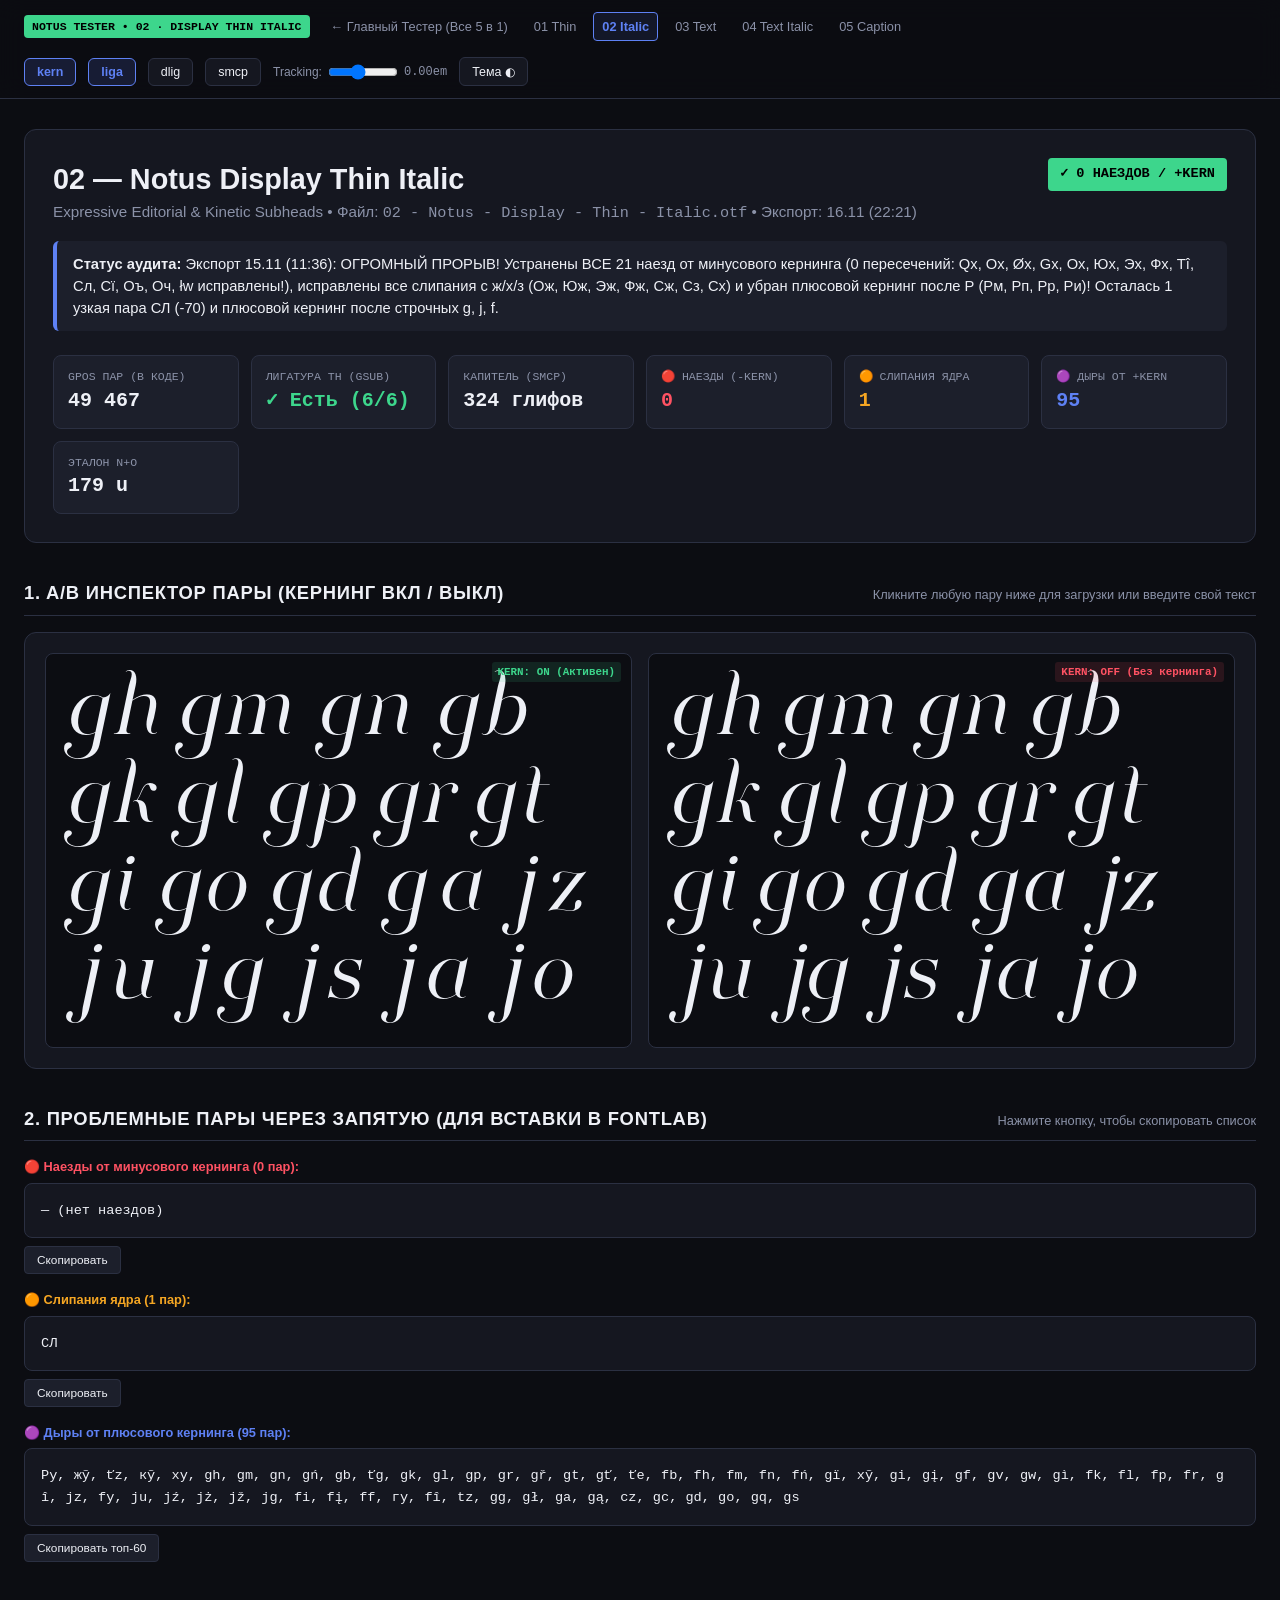
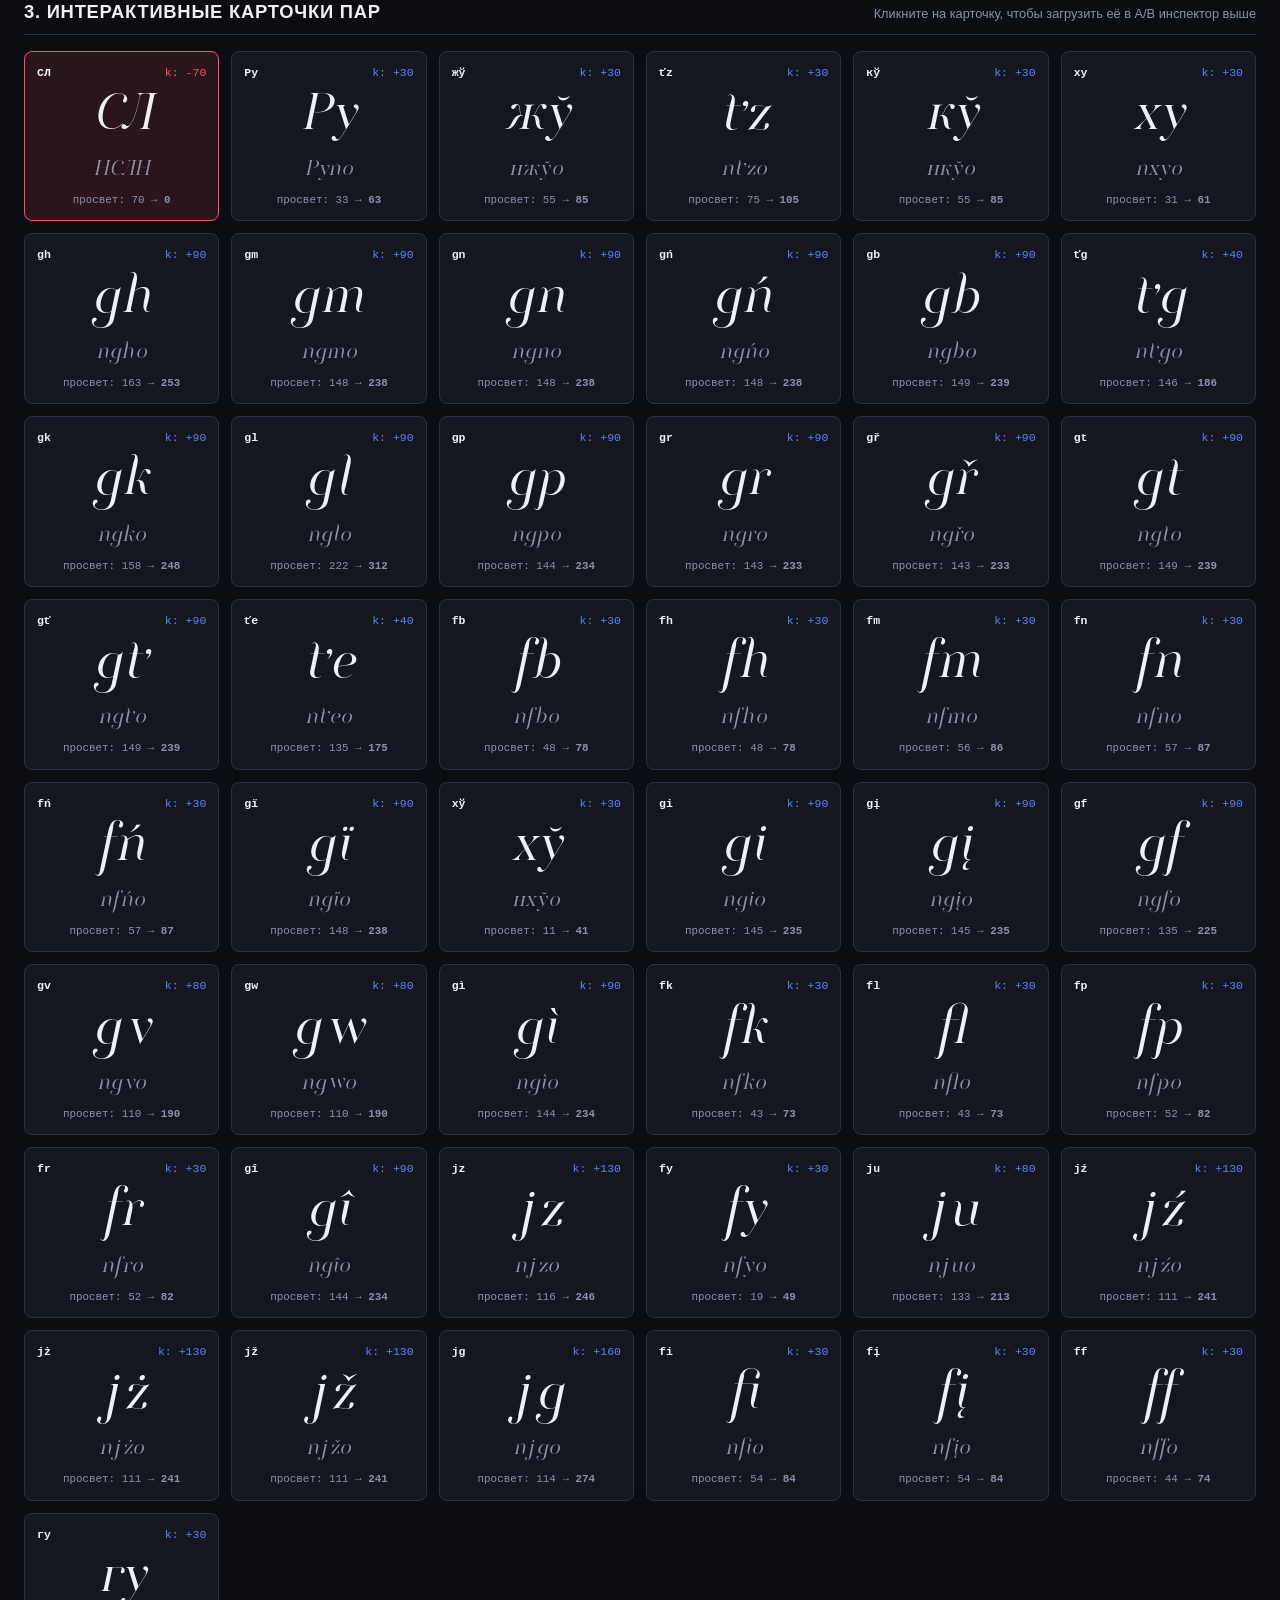
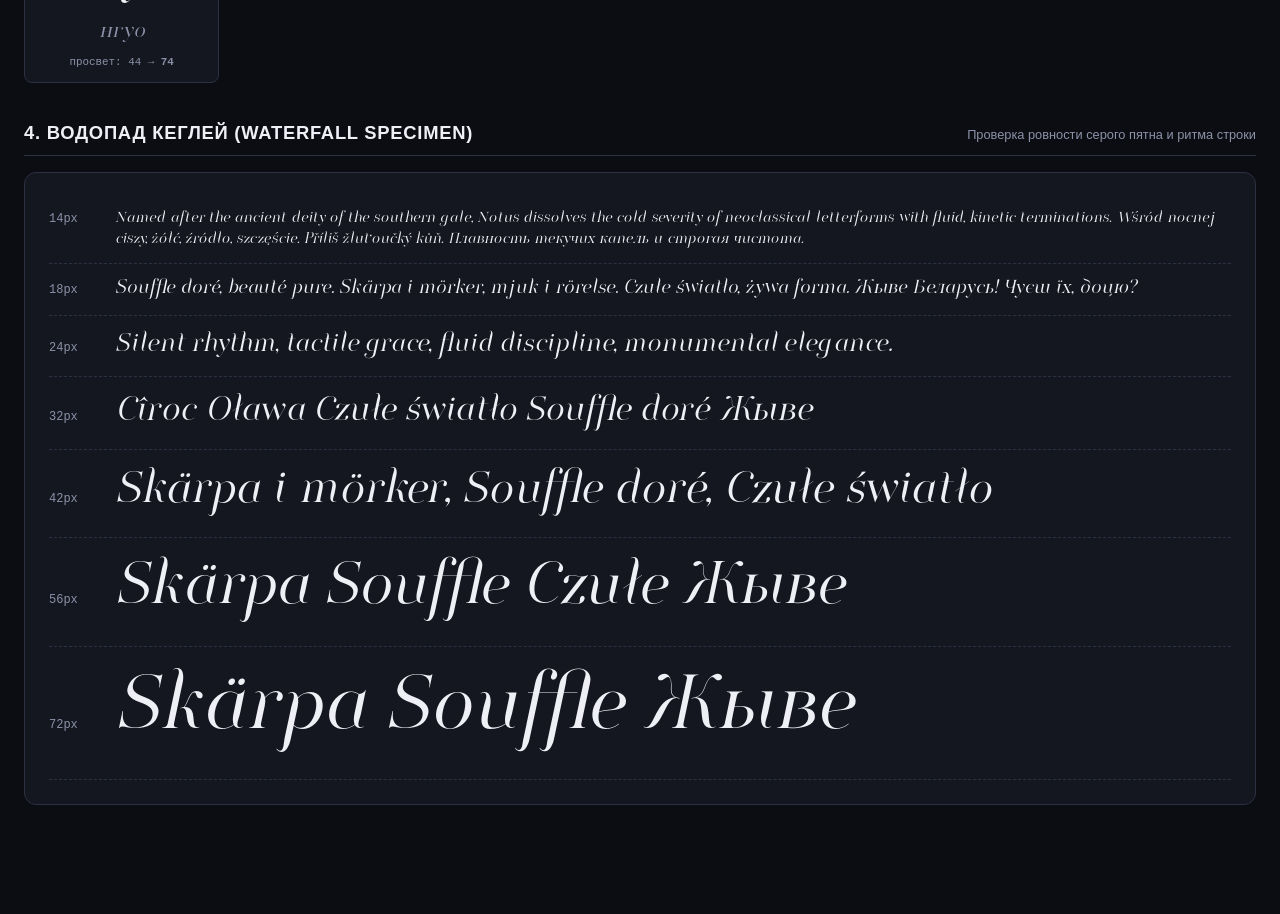
<file: notus-test-02-display-italic.html>
<!DOCTYPE html>
<html lang="ru">
<head>
<meta charset="UTF-8">
<meta name="viewport" content="width=device-width, initial-scale=1.0">
<title>Notus 02 — Notus Display Thin Italic — Интерактивный Тест-Драйв и Аудит Кернинга</title>
<style>
  @font-face {
    font-family: 'Notus Display Italic';
    src: url('notus/Notus-Display Italic.otf?v=20261116_2221') format('opentype');
    font-weight: normal;
    font-style: italic;
  }

  :root {
    --bg: #0c0d12;
    --card: #151720;
    --card-alt: #1c1f2b;
    --border: #2b3042;
    --text: #eef0f6;
    --muted: #8b92a8;
    --accent: #5e81f4;
    --danger: #ff5263;
    --danger-bg: rgba(255, 82, 99, 0.12);
    --warn: #f5a623;
    --warn-bg: rgba(245, 166, 35, 0.12);
    --ok: #3dd68c;
    --ok-bg: rgba(61, 214, 140, 0.12);
  }

  [data-theme="light"] {
    --bg: #f7f6f2;
    --card: #ffffff;
    --card-alt: #eae8e1;
    --border: #d5d2c7;
    --text: #131418;
    --muted: #626674;
    --accent: #2c54e8;
    --danger: #d92638;
    --danger-bg: rgba(217, 38, 56, 0.1);
    --warn: #c87a00;
    --warn-bg: rgba(200, 122, 0, 0.12);
    --ok: #158f54;
    --ok-bg: rgba(21, 143, 84, 0.12);
  }

  * { box-sizing: border-box; margin: 0; padding: 0; }
  body {
    background: var(--bg);
    color: var(--text);
    font-family: -apple-system, BlinkMacSystemFont, "Segoe UI", Roboto, sans-serif;
    line-height: 1.5;
    padding-bottom: 80px;
  }

  .test-font {
    font-family: 'Notus Display Italic', serif;
    font-style: italic;
    font-kerning: normal;
    font-feature-settings: "kern" 1, "liga" 1;
  }

  .nav-bar {
    position: sticky;
    top: 0;
    z-index: 100;
    background: rgba(12, 13, 18, 0.92);
    backdrop-filter: blur(12px);
    border-bottom: 1px solid var(--border);
    padding: 12px 24px;
    display: flex;
    justify-content: space-between;
    align-items: center;
    gap: 16px;
    flex-wrap: wrap;
  }
  [data-theme="light"] .nav-bar {
    background: rgba(247, 246, 242, 0.92);
  }

  .nav-left {
    display: flex;
    align-items: center;
    gap: 12px;
  }
  .badge {
    background: var(--accent);
    color: #fff;
    font-size: 0.72rem;
    font-weight: 700;
    padding: 3px 8px;
    border-radius: 4px;
    font-family: monospace;
    text-transform: uppercase;
  }
  .badge.danger { background: var(--danger); }
  .badge.warn { background: var(--warn); color: #000; }
  .badge.ok { background: var(--ok); color: #000; }

  .nav-links {
    display: flex;
    gap: 8px;
    flex-wrap: wrap;
  }
  .nav-link {
    color: var(--muted);
    text-decoration: none;
    font-size: 0.8rem;
    padding: 4px 8px;
    border-radius: 4px;
    border: 1px solid transparent;
  }
  .nav-link:hover {
    color: var(--text);
    border-color: var(--border);
  }
  .nav-link.active {
    color: var(--accent);
    border-color: var(--accent);
    background: rgba(94, 129, 244, 0.1);
    font-weight: 600;
  }

  .controls {
    display: flex;
    gap: 12px;
    align-items: center;
    flex-wrap: wrap;
  }
  .btn-feat {
    background: var(--card);
    border: 1px solid var(--border);
    color: var(--text);
    padding: 6px 12px;
    border-radius: 6px;
    font-size: 0.78rem;
    cursor: pointer;
    display: inline-flex;
    align-items: center;
    gap: 6px;
  }
  .btn-feat.active {
    background: rgba(94, 129, 244, 0.15);
    border-color: var(--accent);
    color: var(--accent);
    font-weight: 600;
  }

  .container {
    max-width: 1480px;
    margin: 0 auto;
    padding: 30px 24px;
    display: flex;
    flex-direction: column;
    gap: 36px;
  }

  .hero {
    background: var(--card);
    border: 1px solid var(--border);
    border-radius: 12px;
    padding: 28px;
    display: flex;
    flex-direction: column;
    gap: 16px;
  }
  .hero-title {
    display: flex;
    justify-content: space-between;
    align-items: flex-start;
    flex-wrap: wrap;
    gap: 12px;
  }
  .hero h1 { font-size: 1.8rem; font-weight: 700; }
  .hero p { color: var(--muted); font-size: 0.95rem; max-width: 900px; }

  .metrics-strip {
    display: grid;
    grid-template-columns: repeat(auto-fit, minmax(180px, 1fr));
    gap: 12px;
    margin-top: 8px;
  }
  .metric-card {
    background: var(--card-alt);
    border: 1px solid var(--border);
    border-radius: 8px;
    padding: 12px 14px;
  }
  .metric-card small { color: var(--muted); font-size: 0.72rem; text-transform: uppercase; font-family: monospace; display: block; }
  .metric-card strong { font-size: 1.25rem; font-family: monospace; }

  .sec-head {
    display: flex;
    justify-content: space-between;
    align-items: baseline;
    flex-wrap: wrap;
    gap: 12px;
    border-bottom: 1px solid var(--border);
    padding-bottom: 8px;
    margin-bottom: 16px;
  }
  .sec-head h2 { font-size: 1.15rem; text-transform: uppercase; letter-spacing: 0.04em; }
  .sec-head span { font-size: 0.8rem; color: var(--muted); }

  .ab-tester {
    display: grid;
    grid-template-columns: 1fr 1fr;
    gap: 16px;
    background: var(--card);
    border: 1px solid var(--border);
    border-radius: 12px;
    padding: 20px;
  }
  @media (max-width: 900px) {
    .ab-tester { grid-template-columns: 1fr; }
  }
  .ab-box {
    background: var(--bg);
    border: 1px solid var(--border);
    border-radius: 8px;
    padding: 20px;
    position: relative;
  }
  .ab-tag {
    position: absolute;
    top: 8px;
    right: 10px;
    font-size: 0.68rem;
    font-family: monospace;
    font-weight: 700;
    padding: 2px 6px;
    border-radius: 3px;
  }
  .ab-tag.on { background: var(--ok-bg); color: var(--ok); }
  .ab-tag.off { background: var(--danger-bg); color: var(--danger); }
  .ab-text {
    font-size: 4.8rem;
    line-height: 1.15;
    outline: none;
    min-height: 90px;
  }

  .comma-box {
    background: var(--card);
    border: 1px solid var(--border);
    border-radius: 8px;
    padding: 16px;
    font-family: monospace;
    font-size: 0.85rem;
    line-height: 1.6;
    user-select: all;
    word-break: break-all;
  }
  .copy-btn {
    background: var(--card-alt);
    border: 1px solid var(--border);
    color: var(--text);
    padding: 6px 12px;
    border-radius: 4px;
    font-size: 0.74rem;
    cursor: pointer;
    margin-top: 8px;
  }
  .copy-btn:hover { border-color: var(--accent); }

  .pairs-grid {
    display: grid;
    grid-template-columns: repeat(auto-fill, minmax(180px, 1fr));
    gap: 12px;
  }
  .pair-chip {
    background: var(--card);
    border: 1px solid var(--border);
    border-radius: 8px;
    padding: 12px;
    cursor: pointer;
    display: flex;
    flex-direction: column;
    align-items: center;
    gap: 6px;
    position: relative;
    transition: transform 0.1s, border-color 0.1s;
  }
  .pair-chip:hover {
    transform: translateY(-2px);
    border-color: var(--accent);
  }
  .pair-chip.crit {
    border-color: var(--danger);
    background: var(--danger-bg);
  }
  .pair-chip__label {
    width: 100%;
    display: flex;
    justify-content: space-between;
    font-size: 0.72rem;
    font-family: monospace;
  }
  .pair-chip__sample {
    font-size: 3rem;
    line-height: 1.15;
    margin: 4px 0;
  }
  .pair-chip__word {
    font-size: 1.25rem;
    color: var(--muted);
  }
  .pair-chip__metrics {
    font-size: 0.68rem;
    font-family: monospace;
    color: var(--muted);
    text-align: center;
  }

  .wf-row {
    display: flex;
    align-items: baseline;
    gap: 18px;
    border-bottom: 1px dashed var(--border);
    padding: 12px 0;
  }
  .wf-size {
    font-size: 0.75rem;
    font-family: monospace;
    color: var(--muted);
    width: 48px;
    flex-shrink: 0;
  }
</style>
</head>
<body>

<div class="nav-bar">
  <div class="nav-left">
    <span class="badge ok">NOTUS TESTER &bull; 02 · Display Thin Italic</span>
    <div class="nav-links">
      <a class="nav-link" href="notus-tester.html">&larr; Главный Тестер (Все 5 в 1)</a>
      <a class="nav-link" href="notus-test-01-display-thin.html">01 Thin</a>
      <a class="nav-link active" href="notus-test-02-display-italic.html">02 Italic</a>
      <a class="nav-link" href="notus-test-03-text-regular.html">03 Text</a>
      <a class="nav-link" href="notus-test-04-text-italic.html">04 Text Italic</a>
      <a class="nav-link" href="notus-test-05-caption.html">05 Caption</a>
    </div>
  </div>

  <div class="controls">
    <button class="btn-feat active" id="btn-kern" onclick="toggleFeat('kern')">kern</button>
    <button class="btn-feat active" id="btn-liga" onclick="toggleFeat('liga')">liga</button>
    <button class="btn-feat" id="btn-dlig" onclick="toggleFeat('dlig')">dlig</button>
    <button class="btn-feat" id="btn-smcp" onclick="toggleFeat('smcp')">smcp</button>
    <label style="font-size:0.75rem; color:var(--muted); display:flex; align-items:center; gap:6px;">
      Tracking:
      <input type="range" min="-0.08" max="0.12" step="0.005" value="0" oninput="updateGlobalTracking(this.value)" style="vertical-align:middle; width:70px;">
      <span id="trackVal" style="font-family:monospace;">0.00em</span>
    </label>
    <button class="btn-feat" onclick="toggleTheme()">Тема ◐</button>
  </div>
</div>

<div class="container">

  <div class="hero">
    <div class="hero-title">
      <div>
        <h1>02 — Notus Display Thin Italic</h1>
        <p>Expressive Editorial & Kinetic Subheads &bull; Файл: <code>02 - Notus - Display - Thin - Italic.otf</code> &bull; Экспорт: 16.11 (22:21)</p>
      </div>
      <span class="badge ok" style="font-size:0.85rem; padding:6px 12px;">✓ 0 наездов / +kern</span>
    </div>

    <div style="background:var(--card-alt); border-left:4px solid var(--accent); padding:12px 16px; border-radius:6px; font-size:0.92rem;">
      <b>Статус аудита:</b> Экспорт 15.11 (11:36): ОГРОМНЫЙ ПРОРЫВ! Устранены ВСЕ 21 наезд от минусового кернинга (0 пересечений: Qx, Ox, Øx, Gx, Ох, Юх, Эх, Фх, Tî, Сл, Сї, Оъ, Оч, łw исправлены!), исправлены все слипания с ж/x/з (Ож, Юж, Эж, Фж, Сж, Сз, Cx) и убран плюсовой кернинг после Р (Рм, Рп, Рр, Ри)! Осталась 1 узкая пара СЛ (-70) и плюсовой кернинг после строчных g, j, f.
    </div>

    <div class="metrics-strip">
      <div class="metric-card"><small>GPOS пар (в коде)</small><strong>49 467</strong></div>
      <div class="metric-card"><small>Лигатура Th (GSUB)</small><strong style="color:var(--ok);">✓ Есть (6/6)</strong></div>
      <div class="metric-card"><small>Капитель (smcp)</small><strong>324 глифов</strong></div>
      <div class="metric-card"><small>🔴 Наезды (-kern)</small><strong style="color:var(--danger);">0</strong></div>
      <div class="metric-card"><small>🟠 Слипания ядра</small><strong style="color:var(--warn);">1</strong></div>
      <div class="metric-card"><small>🟣 Дыры от +kern</small><strong style="color:var(--accent);">95</strong></div>
      <div class="metric-card"><small>Эталон n+o</small><strong>179 u</strong></div>
    </div>
  </div>

  <!-- A/B ИНСПЕКТОР -->
  <section>
    <div class="sec-head">
      <h2>1. A/B Инспектор Пары (Кернинг ВКЛ / ВЫКЛ)</h2>
      <span>Кликните любую пару ниже для загрузки или введите свой текст</span>
    </div>
    <div class="ab-tester">
      <div class="ab-box">
        <span class="ab-tag on">KERN: ON (Активен)</span>
        <div id="inspKernOn" class="ab-text test-font" contenteditable="true" spellcheck="false" style="font-feature-settings:'kern' 1; font-kerning:normal;">gh gm gn gb gk gl gp gr gt gi go gd ga jz ju jg js ja jo</div>
      </div>
      <div class="ab-box">
        <span class="ab-tag off">KERN: OFF (Без кернинга)</span>
        <div id="inspKernOff" class="ab-text test-font" contenteditable="true" spellcheck="false" style="font-feature-settings:'kern' 0; font-kerning:none;">gh gm gn gb gk gl gp gr gt gi go gd ga jz ju jg js ja jo</div>
      </div>
    </div>
  </section>

  <!-- СПИСКИ ДЛЯ FONTLAB -->
  <section>
    <div class="sec-head">
      <h2>2. Проблемные пары через запятую (для вставки в FontLab)</h2>
      <span>Нажмите кнопку, чтобы скопировать список</span>
    </div>
    <div style="display:flex; flex-direction:column; gap:16px;">
      <div>
        <div style="font-size:0.8rem; font-weight:700; color:var(--danger); margin-bottom:6px;">🔴 Наезды от минусового кернинга (0 пар):</div>
        <div class="comma-box" id="boxNeg">— (нет наездов)</div>
        <button class="copy-btn" onclick="copyText('boxNeg', this)">Скопировать</button>
      </div>

      <div>
        <div style="font-size:0.8rem; font-weight:700; color:var(--warn); margin-bottom:6px;">🟠 Слипания ядра (1 пар):</div>
        <div class="comma-box" id="boxTight">СЛ</div>
        <button class="copy-btn" onclick="copyText('boxTight', this)">Скопировать</button>
      </div>

      <div>
        <div style="font-size:0.8rem; font-weight:700; color:var(--accent); margin-bottom:6px;">🟣 Дыры от плюсового кернинга (95 пар):</div>
        <div class="comma-box" id="boxPos">Py, жў, ťz, кў, xy, gh, gm, gn, gń, gb, ťg, gk, gl, gp, gr, gř, gt, gť, ťe, fb, fh, fm, fn, fń, gï, хў, gi, gį, gf, gv, gw, gì, fk, fl, fp, fr, gî, jz, fy, ju, jź, jż, jž, jg, fi, fį, ff, гу, fî, tz, gg, gł, ga, gą, cz, gc, gd, go, gq, gs</div>
        <button class="copy-btn" onclick="copyText('boxPos', this)">Скопировать топ-60</button>
      </div>
    </div>
  </section>

  <!-- СЕТКА КАРТОЧЕК -->
  <section>
    <div class="sec-head">
      <h2>3. Интерактивные карточки пар</h2>
      <span>Кликните на карточку, чтобы загрузить её в A/B инспектор выше</span>
    </div>
    <div class="pairs-grid">
      <div class="pair-chip crit" onclick="loadPairIntoInspector('СЛ', 'НСЛН')">
        <div class="pair-chip__label"><strong>СЛ</strong><span style="color:var(--danger);">k: -70</span></div>
        <div class="pair-chip__sample test-font">СЛ</div>
        <div class="pair-chip__word test-font">НСЛН</div>
        <div class="pair-chip__metrics">просвет: 70 &rarr; <b>0</b></div>
      </div>
      <div class="pair-chip" onclick="loadPairIntoInspector('Py', 'Pyno')">
        <div class="pair-chip__label"><strong>Py</strong><span style="color:var(--accent);">k: +30</span></div>
        <div class="pair-chip__sample test-font">Py</div>
        <div class="pair-chip__word test-font">Pyno</div>
        <div class="pair-chip__metrics">просвет: 33 &rarr; <b>63</b></div>
      </div>
      <div class="pair-chip" onclick="loadPairIntoInspector('жў', 'нжўо')">
        <div class="pair-chip__label"><strong>жў</strong><span style="color:var(--accent);">k: +30</span></div>
        <div class="pair-chip__sample test-font">жў</div>
        <div class="pair-chip__word test-font">нжўо</div>
        <div class="pair-chip__metrics">просвет: 55 &rarr; <b>85</b></div>
      </div>
      <div class="pair-chip" onclick="loadPairIntoInspector('ťz', 'nťzo')">
        <div class="pair-chip__label"><strong>ťz</strong><span style="color:var(--accent);">k: +30</span></div>
        <div class="pair-chip__sample test-font">ťz</div>
        <div class="pair-chip__word test-font">nťzo</div>
        <div class="pair-chip__metrics">просвет: 75 &rarr; <b>105</b></div>
      </div>
      <div class="pair-chip" onclick="loadPairIntoInspector('кў', 'нкўо')">
        <div class="pair-chip__label"><strong>кў</strong><span style="color:var(--accent);">k: +30</span></div>
        <div class="pair-chip__sample test-font">кў</div>
        <div class="pair-chip__word test-font">нкўо</div>
        <div class="pair-chip__metrics">просвет: 55 &rarr; <b>85</b></div>
      </div>
      <div class="pair-chip" onclick="loadPairIntoInspector('xy', 'nxyo')">
        <div class="pair-chip__label"><strong>xy</strong><span style="color:var(--accent);">k: +30</span></div>
        <div class="pair-chip__sample test-font">xy</div>
        <div class="pair-chip__word test-font">nxyo</div>
        <div class="pair-chip__metrics">просвет: 31 &rarr; <b>61</b></div>
      </div>
      <div class="pair-chip" onclick="loadPairIntoInspector('gh', 'ngho')">
        <div class="pair-chip__label"><strong>gh</strong><span style="color:var(--accent);">k: +90</span></div>
        <div class="pair-chip__sample test-font">gh</div>
        <div class="pair-chip__word test-font">ngho</div>
        <div class="pair-chip__metrics">просвет: 163 &rarr; <b>253</b></div>
      </div>
      <div class="pair-chip" onclick="loadPairIntoInspector('gm', 'ngmo')">
        <div class="pair-chip__label"><strong>gm</strong><span style="color:var(--accent);">k: +90</span></div>
        <div class="pair-chip__sample test-font">gm</div>
        <div class="pair-chip__word test-font">ngmo</div>
        <div class="pair-chip__metrics">просвет: 148 &rarr; <b>238</b></div>
      </div>
      <div class="pair-chip" onclick="loadPairIntoInspector('gn', 'ngno')">
        <div class="pair-chip__label"><strong>gn</strong><span style="color:var(--accent);">k: +90</span></div>
        <div class="pair-chip__sample test-font">gn</div>
        <div class="pair-chip__word test-font">ngno</div>
        <div class="pair-chip__metrics">просвет: 148 &rarr; <b>238</b></div>
      </div>
      <div class="pair-chip" onclick="loadPairIntoInspector('gń', 'ngńo')">
        <div class="pair-chip__label"><strong>gń</strong><span style="color:var(--accent);">k: +90</span></div>
        <div class="pair-chip__sample test-font">gń</div>
        <div class="pair-chip__word test-font">ngńo</div>
        <div class="pair-chip__metrics">просвет: 148 &rarr; <b>238</b></div>
      </div>
      <div class="pair-chip" onclick="loadPairIntoInspector('gb', 'ngbo')">
        <div class="pair-chip__label"><strong>gb</strong><span style="color:var(--accent);">k: +90</span></div>
        <div class="pair-chip__sample test-font">gb</div>
        <div class="pair-chip__word test-font">ngbo</div>
        <div class="pair-chip__metrics">просвет: 149 &rarr; <b>239</b></div>
      </div>
      <div class="pair-chip" onclick="loadPairIntoInspector('ťg', 'nťgo')">
        <div class="pair-chip__label"><strong>ťg</strong><span style="color:var(--accent);">k: +40</span></div>
        <div class="pair-chip__sample test-font">ťg</div>
        <div class="pair-chip__word test-font">nťgo</div>
        <div class="pair-chip__metrics">просвет: 146 &rarr; <b>186</b></div>
      </div>
      <div class="pair-chip" onclick="loadPairIntoInspector('gk', 'ngko')">
        <div class="pair-chip__label"><strong>gk</strong><span style="color:var(--accent);">k: +90</span></div>
        <div class="pair-chip__sample test-font">gk</div>
        <div class="pair-chip__word test-font">ngko</div>
        <div class="pair-chip__metrics">просвет: 158 &rarr; <b>248</b></div>
      </div>
      <div class="pair-chip" onclick="loadPairIntoInspector('gl', 'nglo')">
        <div class="pair-chip__label"><strong>gl</strong><span style="color:var(--accent);">k: +90</span></div>
        <div class="pair-chip__sample test-font">gl</div>
        <div class="pair-chip__word test-font">nglo</div>
        <div class="pair-chip__metrics">просвет: 222 &rarr; <b>312</b></div>
      </div>
      <div class="pair-chip" onclick="loadPairIntoInspector('gp', 'ngpo')">
        <div class="pair-chip__label"><strong>gp</strong><span style="color:var(--accent);">k: +90</span></div>
        <div class="pair-chip__sample test-font">gp</div>
        <div class="pair-chip__word test-font">ngpo</div>
        <div class="pair-chip__metrics">просвет: 144 &rarr; <b>234</b></div>
      </div>
      <div class="pair-chip" onclick="loadPairIntoInspector('gr', 'ngro')">
        <div class="pair-chip__label"><strong>gr</strong><span style="color:var(--accent);">k: +90</span></div>
        <div class="pair-chip__sample test-font">gr</div>
        <div class="pair-chip__word test-font">ngro</div>
        <div class="pair-chip__metrics">просвет: 143 &rarr; <b>233</b></div>
      </div>
      <div class="pair-chip" onclick="loadPairIntoInspector('gř', 'ngřo')">
        <div class="pair-chip__label"><strong>gř</strong><span style="color:var(--accent);">k: +90</span></div>
        <div class="pair-chip__sample test-font">gř</div>
        <div class="pair-chip__word test-font">ngřo</div>
        <div class="pair-chip__metrics">просвет: 143 &rarr; <b>233</b></div>
      </div>
      <div class="pair-chip" onclick="loadPairIntoInspector('gt', 'ngto')">
        <div class="pair-chip__label"><strong>gt</strong><span style="color:var(--accent);">k: +90</span></div>
        <div class="pair-chip__sample test-font">gt</div>
        <div class="pair-chip__word test-font">ngto</div>
        <div class="pair-chip__metrics">просвет: 149 &rarr; <b>239</b></div>
      </div>
      <div class="pair-chip" onclick="loadPairIntoInspector('gť', 'ngťo')">
        <div class="pair-chip__label"><strong>gť</strong><span style="color:var(--accent);">k: +90</span></div>
        <div class="pair-chip__sample test-font">gť</div>
        <div class="pair-chip__word test-font">ngťo</div>
        <div class="pair-chip__metrics">просвет: 149 &rarr; <b>239</b></div>
      </div>
      <div class="pair-chip" onclick="loadPairIntoInspector('ťe', 'nťeo')">
        <div class="pair-chip__label"><strong>ťe</strong><span style="color:var(--accent);">k: +40</span></div>
        <div class="pair-chip__sample test-font">ťe</div>
        <div class="pair-chip__word test-font">nťeo</div>
        <div class="pair-chip__metrics">просвет: 135 &rarr; <b>175</b></div>
      </div>
      <div class="pair-chip" onclick="loadPairIntoInspector('fb', 'nfbo')">
        <div class="pair-chip__label"><strong>fb</strong><span style="color:var(--accent);">k: +30</span></div>
        <div class="pair-chip__sample test-font">fb</div>
        <div class="pair-chip__word test-font">nfbo</div>
        <div class="pair-chip__metrics">просвет: 48 &rarr; <b>78</b></div>
      </div>
      <div class="pair-chip" onclick="loadPairIntoInspector('fh', 'nfho')">
        <div class="pair-chip__label"><strong>fh</strong><span style="color:var(--accent);">k: +30</span></div>
        <div class="pair-chip__sample test-font">fh</div>
        <div class="pair-chip__word test-font">nfho</div>
        <div class="pair-chip__metrics">просвет: 48 &rarr; <b>78</b></div>
      </div>
      <div class="pair-chip" onclick="loadPairIntoInspector('fm', 'nfmo')">
        <div class="pair-chip__label"><strong>fm</strong><span style="color:var(--accent);">k: +30</span></div>
        <div class="pair-chip__sample test-font">fm</div>
        <div class="pair-chip__word test-font">nfmo</div>
        <div class="pair-chip__metrics">просвет: 56 &rarr; <b>86</b></div>
      </div>
      <div class="pair-chip" onclick="loadPairIntoInspector('fn', 'nfno')">
        <div class="pair-chip__label"><strong>fn</strong><span style="color:var(--accent);">k: +30</span></div>
        <div class="pair-chip__sample test-font">fn</div>
        <div class="pair-chip__word test-font">nfno</div>
        <div class="pair-chip__metrics">просвет: 57 &rarr; <b>87</b></div>
      </div>
      <div class="pair-chip" onclick="loadPairIntoInspector('fń', 'nfńo')">
        <div class="pair-chip__label"><strong>fń</strong><span style="color:var(--accent);">k: +30</span></div>
        <div class="pair-chip__sample test-font">fń</div>
        <div class="pair-chip__word test-font">nfńo</div>
        <div class="pair-chip__metrics">просвет: 57 &rarr; <b>87</b></div>
      </div>
      <div class="pair-chip" onclick="loadPairIntoInspector('gï', 'ngïo')">
        <div class="pair-chip__label"><strong>gï</strong><span style="color:var(--accent);">k: +90</span></div>
        <div class="pair-chip__sample test-font">gï</div>
        <div class="pair-chip__word test-font">ngïo</div>
        <div class="pair-chip__metrics">просвет: 148 &rarr; <b>238</b></div>
      </div>
      <div class="pair-chip" onclick="loadPairIntoInspector('хў', 'нхўо')">
        <div class="pair-chip__label"><strong>хў</strong><span style="color:var(--accent);">k: +30</span></div>
        <div class="pair-chip__sample test-font">хў</div>
        <div class="pair-chip__word test-font">нхўо</div>
        <div class="pair-chip__metrics">просвет: 11 &rarr; <b>41</b></div>
      </div>
      <div class="pair-chip" onclick="loadPairIntoInspector('gi', 'ngio')">
        <div class="pair-chip__label"><strong>gi</strong><span style="color:var(--accent);">k: +90</span></div>
        <div class="pair-chip__sample test-font">gi</div>
        <div class="pair-chip__word test-font">ngio</div>
        <div class="pair-chip__metrics">просвет: 145 &rarr; <b>235</b></div>
      </div>
      <div class="pair-chip" onclick="loadPairIntoInspector('gį', 'ngįo')">
        <div class="pair-chip__label"><strong>gį</strong><span style="color:var(--accent);">k: +90</span></div>
        <div class="pair-chip__sample test-font">gį</div>
        <div class="pair-chip__word test-font">ngįo</div>
        <div class="pair-chip__metrics">просвет: 145 &rarr; <b>235</b></div>
      </div>
      <div class="pair-chip" onclick="loadPairIntoInspector('gf', 'ngfo')">
        <div class="pair-chip__label"><strong>gf</strong><span style="color:var(--accent);">k: +90</span></div>
        <div class="pair-chip__sample test-font">gf</div>
        <div class="pair-chip__word test-font">ngfo</div>
        <div class="pair-chip__metrics">просвет: 135 &rarr; <b>225</b></div>
      </div>
      <div class="pair-chip" onclick="loadPairIntoInspector('gv', 'ngvo')">
        <div class="pair-chip__label"><strong>gv</strong><span style="color:var(--accent);">k: +80</span></div>
        <div class="pair-chip__sample test-font">gv</div>
        <div class="pair-chip__word test-font">ngvo</div>
        <div class="pair-chip__metrics">просвет: 110 &rarr; <b>190</b></div>
      </div>
      <div class="pair-chip" onclick="loadPairIntoInspector('gw', 'ngwo')">
        <div class="pair-chip__label"><strong>gw</strong><span style="color:var(--accent);">k: +80</span></div>
        <div class="pair-chip__sample test-font">gw</div>
        <div class="pair-chip__word test-font">ngwo</div>
        <div class="pair-chip__metrics">просвет: 110 &rarr; <b>190</b></div>
      </div>
      <div class="pair-chip" onclick="loadPairIntoInspector('gì', 'ngìo')">
        <div class="pair-chip__label"><strong>gì</strong><span style="color:var(--accent);">k: +90</span></div>
        <div class="pair-chip__sample test-font">gì</div>
        <div class="pair-chip__word test-font">ngìo</div>
        <div class="pair-chip__metrics">просвет: 144 &rarr; <b>234</b></div>
      </div>
      <div class="pair-chip" onclick="loadPairIntoInspector('fk', 'nfko')">
        <div class="pair-chip__label"><strong>fk</strong><span style="color:var(--accent);">k: +30</span></div>
        <div class="pair-chip__sample test-font">fk</div>
        <div class="pair-chip__word test-font">nfko</div>
        <div class="pair-chip__metrics">просвет: 43 &rarr; <b>73</b></div>
      </div>
      <div class="pair-chip" onclick="loadPairIntoInspector('fl', 'nflo')">
        <div class="pair-chip__label"><strong>fl</strong><span style="color:var(--accent);">k: +30</span></div>
        <div class="pair-chip__sample test-font">fl</div>
        <div class="pair-chip__word test-font">nflo</div>
        <div class="pair-chip__metrics">просвет: 43 &rarr; <b>73</b></div>
      </div>
      <div class="pair-chip" onclick="loadPairIntoInspector('fp', 'nfpo')">
        <div class="pair-chip__label"><strong>fp</strong><span style="color:var(--accent);">k: +30</span></div>
        <div class="pair-chip__sample test-font">fp</div>
        <div class="pair-chip__word test-font">nfpo</div>
        <div class="pair-chip__metrics">просвет: 52 &rarr; <b>82</b></div>
      </div>
      <div class="pair-chip" onclick="loadPairIntoInspector('fr', 'nfro')">
        <div class="pair-chip__label"><strong>fr</strong><span style="color:var(--accent);">k: +30</span></div>
        <div class="pair-chip__sample test-font">fr</div>
        <div class="pair-chip__word test-font">nfro</div>
        <div class="pair-chip__metrics">просвет: 52 &rarr; <b>82</b></div>
      </div>
      <div class="pair-chip" onclick="loadPairIntoInspector('gî', 'ngîo')">
        <div class="pair-chip__label"><strong>gî</strong><span style="color:var(--accent);">k: +90</span></div>
        <div class="pair-chip__sample test-font">gî</div>
        <div class="pair-chip__word test-font">ngîo</div>
        <div class="pair-chip__metrics">просвет: 144 &rarr; <b>234</b></div>
      </div>
      <div class="pair-chip" onclick="loadPairIntoInspector('jz', 'njzo')">
        <div class="pair-chip__label"><strong>jz</strong><span style="color:var(--accent);">k: +130</span></div>
        <div class="pair-chip__sample test-font">jz</div>
        <div class="pair-chip__word test-font">njzo</div>
        <div class="pair-chip__metrics">просвет: 116 &rarr; <b>246</b></div>
      </div>
      <div class="pair-chip" onclick="loadPairIntoInspector('fy', 'nfyo')">
        <div class="pair-chip__label"><strong>fy</strong><span style="color:var(--accent);">k: +30</span></div>
        <div class="pair-chip__sample test-font">fy</div>
        <div class="pair-chip__word test-font">nfyo</div>
        <div class="pair-chip__metrics">просвет: 19 &rarr; <b>49</b></div>
      </div>
      <div class="pair-chip" onclick="loadPairIntoInspector('ju', 'njuo')">
        <div class="pair-chip__label"><strong>ju</strong><span style="color:var(--accent);">k: +80</span></div>
        <div class="pair-chip__sample test-font">ju</div>
        <div class="pair-chip__word test-font">njuo</div>
        <div class="pair-chip__metrics">просвет: 133 &rarr; <b>213</b></div>
      </div>
      <div class="pair-chip" onclick="loadPairIntoInspector('jź', 'njźo')">
        <div class="pair-chip__label"><strong>jź</strong><span style="color:var(--accent);">k: +130</span></div>
        <div class="pair-chip__sample test-font">jź</div>
        <div class="pair-chip__word test-font">njźo</div>
        <div class="pair-chip__metrics">просвет: 111 &rarr; <b>241</b></div>
      </div>
      <div class="pair-chip" onclick="loadPairIntoInspector('jż', 'njżo')">
        <div class="pair-chip__label"><strong>jż</strong><span style="color:var(--accent);">k: +130</span></div>
        <div class="pair-chip__sample test-font">jż</div>
        <div class="pair-chip__word test-font">njżo</div>
        <div class="pair-chip__metrics">просвет: 111 &rarr; <b>241</b></div>
      </div>
      <div class="pair-chip" onclick="loadPairIntoInspector('jž', 'njžo')">
        <div class="pair-chip__label"><strong>jž</strong><span style="color:var(--accent);">k: +130</span></div>
        <div class="pair-chip__sample test-font">jž</div>
        <div class="pair-chip__word test-font">njžo</div>
        <div class="pair-chip__metrics">просвет: 111 &rarr; <b>241</b></div>
      </div>
      <div class="pair-chip" onclick="loadPairIntoInspector('jg', 'njgo')">
        <div class="pair-chip__label"><strong>jg</strong><span style="color:var(--accent);">k: +160</span></div>
        <div class="pair-chip__sample test-font">jg</div>
        <div class="pair-chip__word test-font">njgo</div>
        <div class="pair-chip__metrics">просвет: 114 &rarr; <b>274</b></div>
      </div>
      <div class="pair-chip" onclick="loadPairIntoInspector('fi', 'nfio')">
        <div class="pair-chip__label"><strong>fi</strong><span style="color:var(--accent);">k: +30</span></div>
        <div class="pair-chip__sample test-font">fi</div>
        <div class="pair-chip__word test-font">nfio</div>
        <div class="pair-chip__metrics">просвет: 54 &rarr; <b>84</b></div>
      </div>
      <div class="pair-chip" onclick="loadPairIntoInspector('fį', 'nfįo')">
        <div class="pair-chip__label"><strong>fį</strong><span style="color:var(--accent);">k: +30</span></div>
        <div class="pair-chip__sample test-font">fį</div>
        <div class="pair-chip__word test-font">nfįo</div>
        <div class="pair-chip__metrics">просвет: 54 &rarr; <b>84</b></div>
      </div>
      <div class="pair-chip" onclick="loadPairIntoInspector('ff', 'nffo')">
        <div class="pair-chip__label"><strong>ff</strong><span style="color:var(--accent);">k: +30</span></div>
        <div class="pair-chip__sample test-font">ff</div>
        <div class="pair-chip__word test-font">nffo</div>
        <div class="pair-chip__metrics">просвет: 44 &rarr; <b>74</b></div>
      </div>
      <div class="pair-chip" onclick="loadPairIntoInspector('гу', 'нгуо')">
        <div class="pair-chip__label"><strong>гу</strong><span style="color:var(--accent);">k: +30</span></div>
        <div class="pair-chip__sample test-font">гу</div>
        <div class="pair-chip__word test-font">нгуо</div>
        <div class="pair-chip__metrics">просвет: 44 &rarr; <b>74</b></div>
      </div>
    </div>
  </section>

  <!-- ВОДОПАД КЕГЛЕЙ -->
  <section>
    <div class="sec-head">
      <h2>4. Водопад кеглей (Waterfall specimen)</h2>
      <span>Проверка ровности серого пятна и ритма строки</span>
    </div>
    <div style="background:var(--card); border:1px solid var(--border); border-radius:12px; padding:24px;">
      <div class="wf-row"><span class="wf-size">14px</span><span class="test-font" style="font-size:14px;">Named after the ancient deity of the southern gale, Notus dissolves the cold severity of neoclassical letterforms with fluid, kinetic terminations. Wśród nocnej ciszy, żółć, źródło, szczęście. Příliš žluťoučký kůň. Плавность текучих капель и строгая чистота.</span></div>
      <div class="wf-row"><span class="wf-size">18px</span><span class="test-font" style="font-size:18px;">Souffle doré, beauté pure. Skärpa i mörker, mjuk i rörelse. Czułe światło, żywa forma. Жыве Беларусь! Чуєш їх, доцю?</span></div>
      <div class="wf-row"><span class="wf-size">24px</span><span class="test-font" style="font-size:24px;">Silent rhythm, tactile grace, fluid discipline, monumental elegance.</span></div>
      <div class="wf-row"><span class="wf-size">32px</span><span class="test-font" style="font-size:32px;">Cîroc Oława Czułe światło Souffle doré Жыве</span></div>
      <div class="wf-row"><span class="wf-size">42px</span><span class="test-font" style="font-size:42px;">Skärpa i mörker, Souffle doré, Czułe światło</span></div>
      <div class="wf-row"><span class="wf-size">56px</span><span class="test-font" style="font-size:56px;">Skärpa Souffle Czułe Жыве</span></div>
      <div class="wf-row"><span class="wf-size">72px</span><span class="test-font" style="font-size:72px;">Skärpa Souffle Жыве</span></div>
    </div>
  </section>

</div>

<script>
  const state = {
    kern: true,
    liga: true,
    dlig: false,
    smcp: false
  };

  function toggleFeat(tag) {
    state[tag] = !state[tag];
    document.getElementById('btn-' + tag).classList.toggle('active', state[tag]);
    applyGlobalFeatures();
  }

  function applyGlobalFeatures() {
    const settings = Object.entries(state).map(([k, v]) => `"${k}" ${v ? 1 : 0}`).join(', ');
    document.querySelectorAll('.test-font').forEach(el => {
      if (el.id === 'inspKernOn' || el.id === 'inspKernOff') return;
      el.style.fontFeatureSettings = settings;
      el.style.fontKerning = state.kern ? 'normal' : 'none';
    });
  }

  function updateGlobalTracking(val) {
    document.getElementById('trackVal').textContent = (val >= 0 ? '+' : '') + parseFloat(val).toFixed(3) + 'em';
    document.querySelectorAll('.test-font').forEach(el => {
      el.style.letterSpacing = val + 'em';
    });
  }

  function loadPairIntoInspector(pair, ctx) {
    const onEl = document.getElementById('inspKernOn');
    const offEl = document.getElementById('inspKernOff');
    onEl.textContent = `${pair}   ${ctx}`;
    offEl.textContent = `${pair}   ${ctx}`;
    onEl.scrollIntoView({ behavior: 'smooth', block: 'center' });
  }

  document.getElementById('inspKernOn').addEventListener('input', (e) => {
    document.getElementById('inspKernOff').textContent = e.target.textContent;
  });
  document.getElementById('inspKernOff').addEventListener('input', (e) => {
    document.getElementById('inspKernOn').textContent = e.target.textContent;
  });

  function copyText(id, btn) {
    const txt = document.getElementById(id).textContent;
    navigator.clipboard.writeText(txt).then(() => {
      const orig = btn.textContent;
      btn.textContent = '✓ Скопировано!';
      setTimeout(() => btn.textContent = orig, 1400);
    });
  }

  function toggleTheme() {
    const cur = document.documentElement.getAttribute('data-theme');
    document.documentElement.setAttribute('data-theme', cur === 'light' ? 'dark' : 'light');
  }
</script>
</body>
</html>
</file>
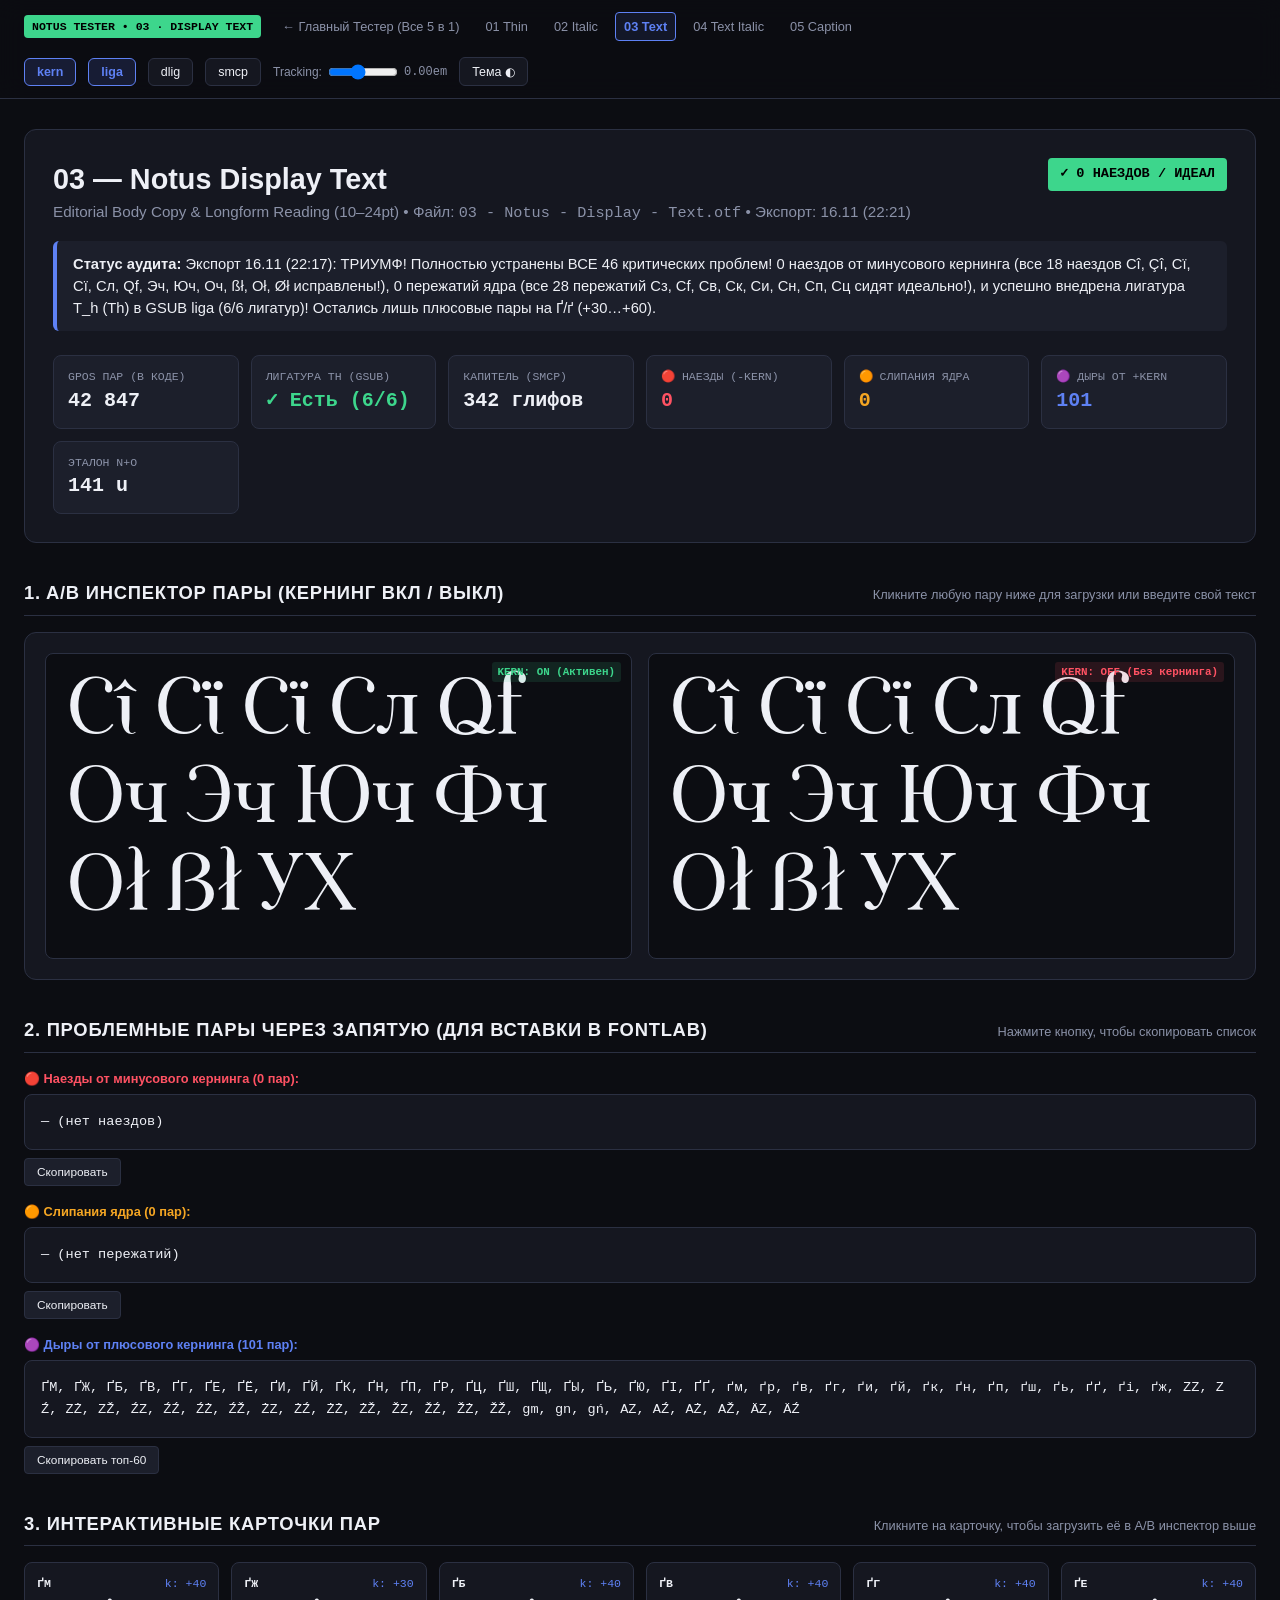
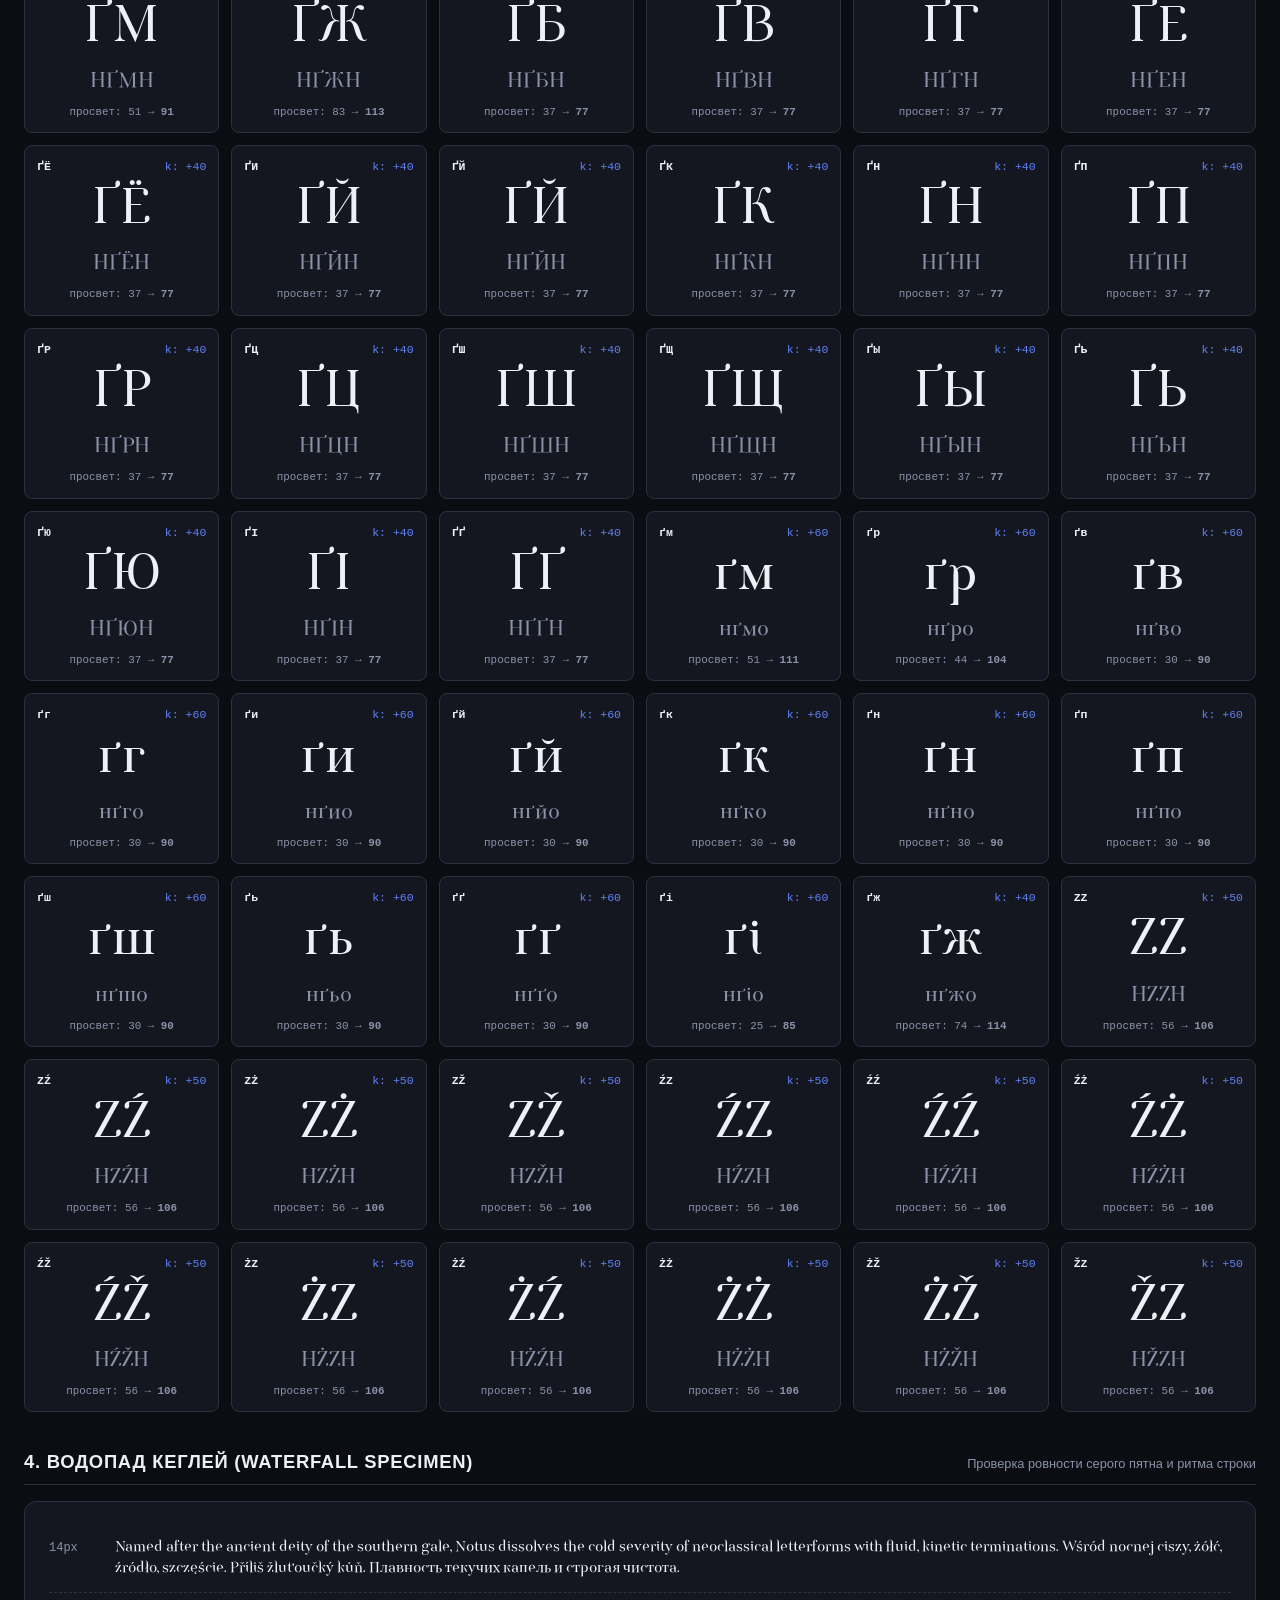
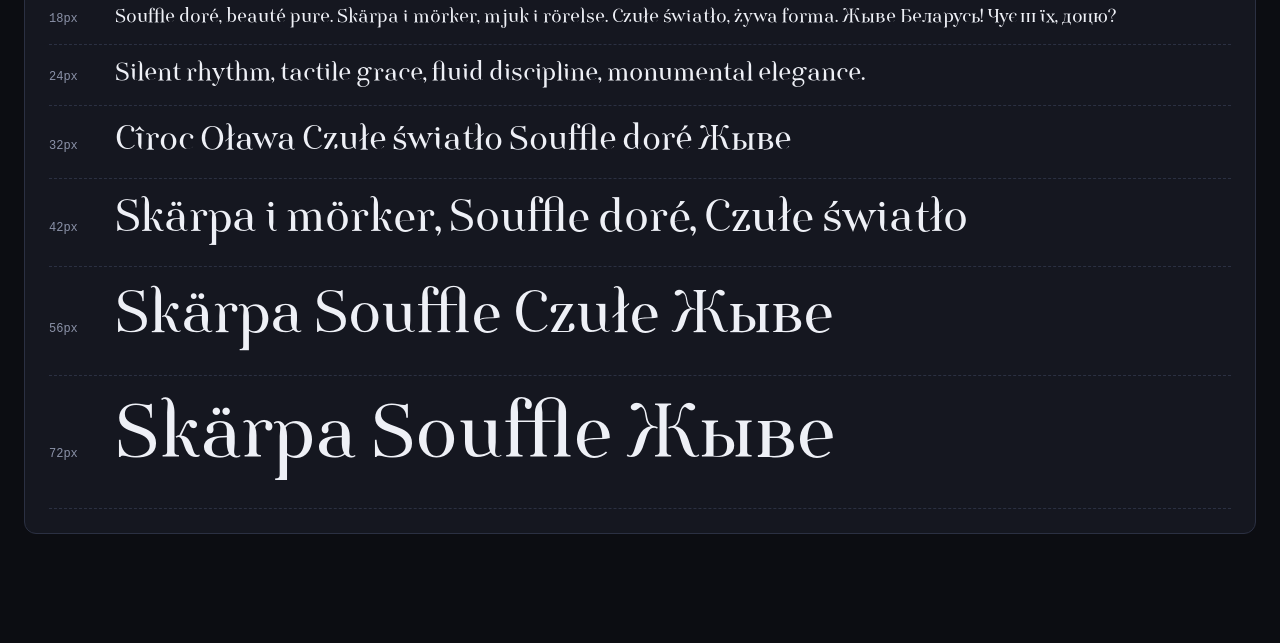
<file: notus-test-03-text-regular.html>
<!DOCTYPE html>
<html lang="ru">
<head>
<meta charset="UTF-8">
<meta name="viewport" content="width=device-width, initial-scale=1.0">
<title>Notus 03 — Notus Display Text — Интерактивный Тест-Драйв и Аудит Кернинга</title>
<style>
  @font-face {
    font-family: 'Notus Text';
    src: url('notus/Notus-Text.otf?v=20261116_2221') format('opentype');
    font-weight: normal;
    font-style: normal;
  }

  :root {
    --bg: #0c0d12;
    --card: #151720;
    --card-alt: #1c1f2b;
    --border: #2b3042;
    --text: #eef0f6;
    --muted: #8b92a8;
    --accent: #5e81f4;
    --danger: #ff5263;
    --danger-bg: rgba(255, 82, 99, 0.12);
    --warn: #f5a623;
    --warn-bg: rgba(245, 166, 35, 0.12);
    --ok: #3dd68c;
    --ok-bg: rgba(61, 214, 140, 0.12);
  }

  [data-theme="light"] {
    --bg: #f7f6f2;
    --card: #ffffff;
    --card-alt: #eae8e1;
    --border: #d5d2c7;
    --text: #131418;
    --muted: #626674;
    --accent: #2c54e8;
    --danger: #d92638;
    --danger-bg: rgba(217, 38, 56, 0.1);
    --warn: #c87a00;
    --warn-bg: rgba(200, 122, 0, 0.12);
    --ok: #158f54;
    --ok-bg: rgba(21, 143, 84, 0.12);
  }

  * { box-sizing: border-box; margin: 0; padding: 0; }
  body {
    background: var(--bg);
    color: var(--text);
    font-family: -apple-system, BlinkMacSystemFont, "Segoe UI", Roboto, sans-serif;
    line-height: 1.5;
    padding-bottom: 80px;
  }

  .test-font {
    font-family: 'Notus Text', serif;
    font-style: normal;
    font-kerning: normal;
    font-feature-settings: "kern" 1, "liga" 1;
  }

  .nav-bar {
    position: sticky;
    top: 0;
    z-index: 100;
    background: rgba(12, 13, 18, 0.92);
    backdrop-filter: blur(12px);
    border-bottom: 1px solid var(--border);
    padding: 12px 24px;
    display: flex;
    justify-content: space-between;
    align-items: center;
    gap: 16px;
    flex-wrap: wrap;
  }
  [data-theme="light"] .nav-bar {
    background: rgba(247, 246, 242, 0.92);
  }

  .nav-left {
    display: flex;
    align-items: center;
    gap: 12px;
  }
  .badge {
    background: var(--accent);
    color: #fff;
    font-size: 0.72rem;
    font-weight: 700;
    padding: 3px 8px;
    border-radius: 4px;
    font-family: monospace;
    text-transform: uppercase;
  }
  .badge.danger { background: var(--danger); }
  .badge.warn { background: var(--warn); color: #000; }
  .badge.ok { background: var(--ok); color: #000; }

  .nav-links {
    display: flex;
    gap: 8px;
    flex-wrap: wrap;
  }
  .nav-link {
    color: var(--muted);
    text-decoration: none;
    font-size: 0.8rem;
    padding: 4px 8px;
    border-radius: 4px;
    border: 1px solid transparent;
  }
  .nav-link:hover {
    color: var(--text);
    border-color: var(--border);
  }
  .nav-link.active {
    color: var(--accent);
    border-color: var(--accent);
    background: rgba(94, 129, 244, 0.1);
    font-weight: 600;
  }

  .controls {
    display: flex;
    gap: 12px;
    align-items: center;
    flex-wrap: wrap;
  }
  .btn-feat {
    background: var(--card);
    border: 1px solid var(--border);
    color: var(--text);
    padding: 6px 12px;
    border-radius: 6px;
    font-size: 0.78rem;
    cursor: pointer;
    display: inline-flex;
    align-items: center;
    gap: 6px;
  }
  .btn-feat.active {
    background: rgba(94, 129, 244, 0.15);
    border-color: var(--accent);
    color: var(--accent);
    font-weight: 600;
  }

  .container {
    max-width: 1480px;
    margin: 0 auto;
    padding: 30px 24px;
    display: flex;
    flex-direction: column;
    gap: 36px;
  }

  .hero {
    background: var(--card);
    border: 1px solid var(--border);
    border-radius: 12px;
    padding: 28px;
    display: flex;
    flex-direction: column;
    gap: 16px;
  }
  .hero-title {
    display: flex;
    justify-content: space-between;
    align-items: flex-start;
    flex-wrap: wrap;
    gap: 12px;
  }
  .hero h1 { font-size: 1.8rem; font-weight: 700; }
  .hero p { color: var(--muted); font-size: 0.95rem; max-width: 900px; }

  .metrics-strip {
    display: grid;
    grid-template-columns: repeat(auto-fit, minmax(180px, 1fr));
    gap: 12px;
    margin-top: 8px;
  }
  .metric-card {
    background: var(--card-alt);
    border: 1px solid var(--border);
    border-radius: 8px;
    padding: 12px 14px;
  }
  .metric-card small { color: var(--muted); font-size: 0.72rem; text-transform: uppercase; font-family: monospace; display: block; }
  .metric-card strong { font-size: 1.25rem; font-family: monospace; }

  .sec-head {
    display: flex;
    justify-content: space-between;
    align-items: baseline;
    flex-wrap: wrap;
    gap: 12px;
    border-bottom: 1px solid var(--border);
    padding-bottom: 8px;
    margin-bottom: 16px;
  }
  .sec-head h2 { font-size: 1.15rem; text-transform: uppercase; letter-spacing: 0.04em; }
  .sec-head span { font-size: 0.8rem; color: var(--muted); }

  .ab-tester {
    display: grid;
    grid-template-columns: 1fr 1fr;
    gap: 16px;
    background: var(--card);
    border: 1px solid var(--border);
    border-radius: 12px;
    padding: 20px;
  }
  @media (max-width: 900px) {
    .ab-tester { grid-template-columns: 1fr; }
  }
  .ab-box {
    background: var(--bg);
    border: 1px solid var(--border);
    border-radius: 8px;
    padding: 20px;
    position: relative;
  }
  .ab-tag {
    position: absolute;
    top: 8px;
    right: 10px;
    font-size: 0.68rem;
    font-family: monospace;
    font-weight: 700;
    padding: 2px 6px;
    border-radius: 3px;
  }
  .ab-tag.on { background: var(--ok-bg); color: var(--ok); }
  .ab-tag.off { background: var(--danger-bg); color: var(--danger); }
  .ab-text {
    font-size: 4.8rem;
    line-height: 1.15;
    outline: none;
    min-height: 90px;
  }

  .comma-box {
    background: var(--card);
    border: 1px solid var(--border);
    border-radius: 8px;
    padding: 16px;
    font-family: monospace;
    font-size: 0.85rem;
    line-height: 1.6;
    user-select: all;
    word-break: break-all;
  }
  .copy-btn {
    background: var(--card-alt);
    border: 1px solid var(--border);
    color: var(--text);
    padding: 6px 12px;
    border-radius: 4px;
    font-size: 0.74rem;
    cursor: pointer;
    margin-top: 8px;
  }
  .copy-btn:hover { border-color: var(--accent); }

  .pairs-grid {
    display: grid;
    grid-template-columns: repeat(auto-fill, minmax(180px, 1fr));
    gap: 12px;
  }
  .pair-chip {
    background: var(--card);
    border: 1px solid var(--border);
    border-radius: 8px;
    padding: 12px;
    cursor: pointer;
    display: flex;
    flex-direction: column;
    align-items: center;
    gap: 6px;
    position: relative;
    transition: transform 0.1s, border-color 0.1s;
  }
  .pair-chip:hover {
    transform: translateY(-2px);
    border-color: var(--accent);
  }
  .pair-chip.crit {
    border-color: var(--danger);
    background: var(--danger-bg);
  }
  .pair-chip__label {
    width: 100%;
    display: flex;
    justify-content: space-between;
    font-size: 0.72rem;
    font-family: monospace;
  }
  .pair-chip__sample {
    font-size: 3rem;
    line-height: 1.15;
    margin: 4px 0;
  }
  .pair-chip__word {
    font-size: 1.25rem;
    color: var(--muted);
  }
  .pair-chip__metrics {
    font-size: 0.68rem;
    font-family: monospace;
    color: var(--muted);
    text-align: center;
  }

  .wf-row {
    display: flex;
    align-items: baseline;
    gap: 18px;
    border-bottom: 1px dashed var(--border);
    padding: 12px 0;
  }
  .wf-size {
    font-size: 0.75rem;
    font-family: monospace;
    color: var(--muted);
    width: 48px;
    flex-shrink: 0;
  }
</style>
</head>
<body>

<div class="nav-bar">
  <div class="nav-left">
    <span class="badge ok">NOTUS TESTER &bull; 03 · Display Text</span>
    <div class="nav-links">
      <a class="nav-link" href="notus-tester.html">&larr; Главный Тестер (Все 5 в 1)</a>
      <a class="nav-link" href="notus-test-01-display-thin.html">01 Thin</a>
      <a class="nav-link" href="notus-test-02-display-italic.html">02 Italic</a>
      <a class="nav-link active" href="notus-test-03-text-regular.html">03 Text</a>
      <a class="nav-link" href="notus-test-04-text-italic.html">04 Text Italic</a>
      <a class="nav-link" href="notus-test-05-caption.html">05 Caption</a>
    </div>
  </div>

  <div class="controls">
    <button class="btn-feat active" id="btn-kern" onclick="toggleFeat('kern')">kern</button>
    <button class="btn-feat active" id="btn-liga" onclick="toggleFeat('liga')">liga</button>
    <button class="btn-feat" id="btn-dlig" onclick="toggleFeat('dlig')">dlig</button>
    <button class="btn-feat" id="btn-smcp" onclick="toggleFeat('smcp')">smcp</button>
    <label style="font-size:0.75rem; color:var(--muted); display:flex; align-items:center; gap:6px;">
      Tracking:
      <input type="range" min="-0.08" max="0.12" step="0.005" value="0" oninput="updateGlobalTracking(this.value)" style="vertical-align:middle; width:70px;">
      <span id="trackVal" style="font-family:monospace;">0.00em</span>
    </label>
    <button class="btn-feat" onclick="toggleTheme()">Тема ◐</button>
  </div>
</div>

<div class="container">

  <div class="hero">
    <div class="hero-title">
      <div>
        <h1>03 — Notus Display Text</h1>
        <p>Editorial Body Copy & Longform Reading (10–24pt) &bull; Файл: <code>03 - Notus - Display - Text.otf</code> &bull; Экспорт: 16.11 (22:21)</p>
      </div>
      <span class="badge ok" style="font-size:0.85rem; padding:6px 12px;">✓ 0 наездов / ИДЕАЛ</span>
    </div>

    <div style="background:var(--card-alt); border-left:4px solid var(--accent); padding:12px 16px; border-radius:6px; font-size:0.92rem;">
      <b>Статус аудита:</b> Экспорт 16.11 (22:17): ТРИУМФ! Полностью устранены ВСЕ 46 критических проблем! 0 наездов от минусового кернинга (все 18 наездов Cî, Çî, Сї, Cï, Сл, Qf, Эч, Юч, Оч, ßł, Oł, Øł исправлены!), 0 пережатий ядра (все 28 пережатий Сз, Cf, Св, Ск, Си, Сн, Сп, Сц сидят идеально!), и успешно внедрена лигатура T_h (Th) в GSUB liga (6/6 лигатур)! Остались лишь плюсовые пары на Ґ/ґ (+30…+60).
    </div>

    <div class="metrics-strip">
      <div class="metric-card"><small>GPOS пар (в коде)</small><strong>42 847</strong></div>
      <div class="metric-card"><small>Лигатура Th (GSUB)</small><strong style="color:var(--ok);">✓ Есть (6/6)</strong></div>
      <div class="metric-card"><small>Капитель (smcp)</small><strong>342 глифов</strong></div>
      <div class="metric-card"><small>🔴 Наезды (-kern)</small><strong style="color:var(--danger);">0</strong></div>
      <div class="metric-card"><small>🟠 Слипания ядра</small><strong style="color:var(--warn);">0</strong></div>
      <div class="metric-card"><small>🟣 Дыры от +kern</small><strong style="color:var(--accent);">101</strong></div>
      <div class="metric-card"><small>Эталон n+o</small><strong>141 u</strong></div>
    </div>
  </div>

  <!-- A/B ИНСПЕКТОР -->
  <section>
    <div class="sec-head">
      <h2>1. A/B Инспектор Пары (Кернинг ВКЛ / ВЫКЛ)</h2>
      <span>Кликните любую пару ниже для загрузки или введите свой текст</span>
    </div>
    <div class="ab-tester">
      <div class="ab-box">
        <span class="ab-tag on">KERN: ON (Активен)</span>
        <div id="inspKernOn" class="ab-text test-font" contenteditable="true" spellcheck="false" style="font-feature-settings:'kern' 1; font-kerning:normal;">Cî Сї Cï Сл Qf Оч Эч Юч Фч Oł ßł УХ</div>
      </div>
      <div class="ab-box">
        <span class="ab-tag off">KERN: OFF (Без кернинга)</span>
        <div id="inspKernOff" class="ab-text test-font" contenteditable="true" spellcheck="false" style="font-feature-settings:'kern' 0; font-kerning:none;">Cî Сї Cï Сл Qf Оч Эч Юч Фч Oł ßł УХ</div>
      </div>
    </div>
  </section>

  <!-- СПИСКИ ДЛЯ FONTLAB -->
  <section>
    <div class="sec-head">
      <h2>2. Проблемные пары через запятую (для вставки в FontLab)</h2>
      <span>Нажмите кнопку, чтобы скопировать список</span>
    </div>
    <div style="display:flex; flex-direction:column; gap:16px;">
      <div>
        <div style="font-size:0.8rem; font-weight:700; color:var(--danger); margin-bottom:6px;">🔴 Наезды от минусового кернинга (0 пар):</div>
        <div class="comma-box" id="boxNeg">— (нет наездов)</div>
        <button class="copy-btn" onclick="copyText('boxNeg', this)">Скопировать</button>
      </div>

      <div>
        <div style="font-size:0.8rem; font-weight:700; color:var(--warn); margin-bottom:6px;">🟠 Слипания ядра (0 пар):</div>
        <div class="comma-box" id="boxTight">— (нет пережатий)</div>
        <button class="copy-btn" onclick="copyText('boxTight', this)">Скопировать</button>
      </div>

      <div>
        <div style="font-size:0.8rem; font-weight:700; color:var(--accent); margin-bottom:6px;">🟣 Дыры от плюсового кернинга (101 пар):</div>
        <div class="comma-box" id="boxPos">ҐМ, ҐЖ, ҐБ, ҐВ, ҐГ, ҐЕ, ҐЁ, ҐИ, ҐЙ, ҐК, ҐН, ҐП, ҐР, ҐЦ, ҐШ, ҐЩ, ҐЫ, ҐЬ, ҐЮ, ҐІ, ҐҐ, ґм, ґр, ґв, ґг, ґи, ґй, ґк, ґн, ґп, ґш, ґь, ґґ, ґі, ґж, ZZ, ZŹ, ZŻ, ZŽ, ŹZ, ŹŹ, ŹŻ, ŹŽ, ŻZ, ŻŹ, ŻŻ, ŻŽ, ŽZ, ŽŹ, ŽŻ, ŽŽ, gm, gn, gń, AZ, AŹ, AŻ, AŽ, ÄZ, ÄŹ</div>
        <button class="copy-btn" onclick="copyText('boxPos', this)">Скопировать топ-60</button>
      </div>
    </div>
  </section>

  <!-- СЕТКА КАРТОЧЕК -->
  <section>
    <div class="sec-head">
      <h2>3. Интерактивные карточки пар</h2>
      <span>Кликните на карточку, чтобы загрузить её в A/B инспектор выше</span>
    </div>
    <div class="pairs-grid">
      <div class="pair-chip" onclick="loadPairIntoInspector('ҐМ', 'НҐМН')">
        <div class="pair-chip__label"><strong>ҐМ</strong><span style="color:var(--accent);">k: +40</span></div>
        <div class="pair-chip__sample test-font">ҐМ</div>
        <div class="pair-chip__word test-font">НҐМН</div>
        <div class="pair-chip__metrics">просвет: 51 &rarr; <b>91</b></div>
      </div>
      <div class="pair-chip" onclick="loadPairIntoInspector('ҐЖ', 'НҐЖН')">
        <div class="pair-chip__label"><strong>ҐЖ</strong><span style="color:var(--accent);">k: +30</span></div>
        <div class="pair-chip__sample test-font">ҐЖ</div>
        <div class="pair-chip__word test-font">НҐЖН</div>
        <div class="pair-chip__metrics">просвет: 83 &rarr; <b>113</b></div>
      </div>
      <div class="pair-chip" onclick="loadPairIntoInspector('ҐБ', 'НҐБН')">
        <div class="pair-chip__label"><strong>ҐБ</strong><span style="color:var(--accent);">k: +40</span></div>
        <div class="pair-chip__sample test-font">ҐБ</div>
        <div class="pair-chip__word test-font">НҐБН</div>
        <div class="pair-chip__metrics">просвет: 37 &rarr; <b>77</b></div>
      </div>
      <div class="pair-chip" onclick="loadPairIntoInspector('ҐВ', 'НҐВН')">
        <div class="pair-chip__label"><strong>ҐВ</strong><span style="color:var(--accent);">k: +40</span></div>
        <div class="pair-chip__sample test-font">ҐВ</div>
        <div class="pair-chip__word test-font">НҐВН</div>
        <div class="pair-chip__metrics">просвет: 37 &rarr; <b>77</b></div>
      </div>
      <div class="pair-chip" onclick="loadPairIntoInspector('ҐГ', 'НҐГН')">
        <div class="pair-chip__label"><strong>ҐГ</strong><span style="color:var(--accent);">k: +40</span></div>
        <div class="pair-chip__sample test-font">ҐГ</div>
        <div class="pair-chip__word test-font">НҐГН</div>
        <div class="pair-chip__metrics">просвет: 37 &rarr; <b>77</b></div>
      </div>
      <div class="pair-chip" onclick="loadPairIntoInspector('ҐЕ', 'НҐЕН')">
        <div class="pair-chip__label"><strong>ҐЕ</strong><span style="color:var(--accent);">k: +40</span></div>
        <div class="pair-chip__sample test-font">ҐЕ</div>
        <div class="pair-chip__word test-font">НҐЕН</div>
        <div class="pair-chip__metrics">просвет: 37 &rarr; <b>77</b></div>
      </div>
      <div class="pair-chip" onclick="loadPairIntoInspector('ҐЁ', 'НҐЁН')">
        <div class="pair-chip__label"><strong>ҐЁ</strong><span style="color:var(--accent);">k: +40</span></div>
        <div class="pair-chip__sample test-font">ҐЁ</div>
        <div class="pair-chip__word test-font">НҐЁН</div>
        <div class="pair-chip__metrics">просвет: 37 &rarr; <b>77</b></div>
      </div>
      <div class="pair-chip" onclick="loadPairIntoInspector('ҐИ', 'НҐИН')">
        <div class="pair-chip__label"><strong>ҐИ</strong><span style="color:var(--accent);">k: +40</span></div>
        <div class="pair-chip__sample test-font">ҐИ</div>
        <div class="pair-chip__word test-font">НҐИН</div>
        <div class="pair-chip__metrics">просвет: 37 &rarr; <b>77</b></div>
      </div>
      <div class="pair-chip" onclick="loadPairIntoInspector('ҐЙ', 'НҐЙН')">
        <div class="pair-chip__label"><strong>ҐЙ</strong><span style="color:var(--accent);">k: +40</span></div>
        <div class="pair-chip__sample test-font">ҐЙ</div>
        <div class="pair-chip__word test-font">НҐЙН</div>
        <div class="pair-chip__metrics">просвет: 37 &rarr; <b>77</b></div>
      </div>
      <div class="pair-chip" onclick="loadPairIntoInspector('ҐК', 'НҐКН')">
        <div class="pair-chip__label"><strong>ҐК</strong><span style="color:var(--accent);">k: +40</span></div>
        <div class="pair-chip__sample test-font">ҐК</div>
        <div class="pair-chip__word test-font">НҐКН</div>
        <div class="pair-chip__metrics">просвет: 37 &rarr; <b>77</b></div>
      </div>
      <div class="pair-chip" onclick="loadPairIntoInspector('ҐН', 'НҐНН')">
        <div class="pair-chip__label"><strong>ҐН</strong><span style="color:var(--accent);">k: +40</span></div>
        <div class="pair-chip__sample test-font">ҐН</div>
        <div class="pair-chip__word test-font">НҐНН</div>
        <div class="pair-chip__metrics">просвет: 37 &rarr; <b>77</b></div>
      </div>
      <div class="pair-chip" onclick="loadPairIntoInspector('ҐП', 'НҐПН')">
        <div class="pair-chip__label"><strong>ҐП</strong><span style="color:var(--accent);">k: +40</span></div>
        <div class="pair-chip__sample test-font">ҐП</div>
        <div class="pair-chip__word test-font">НҐПН</div>
        <div class="pair-chip__metrics">просвет: 37 &rarr; <b>77</b></div>
      </div>
      <div class="pair-chip" onclick="loadPairIntoInspector('ҐР', 'НҐРН')">
        <div class="pair-chip__label"><strong>ҐР</strong><span style="color:var(--accent);">k: +40</span></div>
        <div class="pair-chip__sample test-font">ҐР</div>
        <div class="pair-chip__word test-font">НҐРН</div>
        <div class="pair-chip__metrics">просвет: 37 &rarr; <b>77</b></div>
      </div>
      <div class="pair-chip" onclick="loadPairIntoInspector('ҐЦ', 'НҐЦН')">
        <div class="pair-chip__label"><strong>ҐЦ</strong><span style="color:var(--accent);">k: +40</span></div>
        <div class="pair-chip__sample test-font">ҐЦ</div>
        <div class="pair-chip__word test-font">НҐЦН</div>
        <div class="pair-chip__metrics">просвет: 37 &rarr; <b>77</b></div>
      </div>
      <div class="pair-chip" onclick="loadPairIntoInspector('ҐШ', 'НҐШН')">
        <div class="pair-chip__label"><strong>ҐШ</strong><span style="color:var(--accent);">k: +40</span></div>
        <div class="pair-chip__sample test-font">ҐШ</div>
        <div class="pair-chip__word test-font">НҐШН</div>
        <div class="pair-chip__metrics">просвет: 37 &rarr; <b>77</b></div>
      </div>
      <div class="pair-chip" onclick="loadPairIntoInspector('ҐЩ', 'НҐЩН')">
        <div class="pair-chip__label"><strong>ҐЩ</strong><span style="color:var(--accent);">k: +40</span></div>
        <div class="pair-chip__sample test-font">ҐЩ</div>
        <div class="pair-chip__word test-font">НҐЩН</div>
        <div class="pair-chip__metrics">просвет: 37 &rarr; <b>77</b></div>
      </div>
      <div class="pair-chip" onclick="loadPairIntoInspector('ҐЫ', 'НҐЫН')">
        <div class="pair-chip__label"><strong>ҐЫ</strong><span style="color:var(--accent);">k: +40</span></div>
        <div class="pair-chip__sample test-font">ҐЫ</div>
        <div class="pair-chip__word test-font">НҐЫН</div>
        <div class="pair-chip__metrics">просвет: 37 &rarr; <b>77</b></div>
      </div>
      <div class="pair-chip" onclick="loadPairIntoInspector('ҐЬ', 'НҐЬН')">
        <div class="pair-chip__label"><strong>ҐЬ</strong><span style="color:var(--accent);">k: +40</span></div>
        <div class="pair-chip__sample test-font">ҐЬ</div>
        <div class="pair-chip__word test-font">НҐЬН</div>
        <div class="pair-chip__metrics">просвет: 37 &rarr; <b>77</b></div>
      </div>
      <div class="pair-chip" onclick="loadPairIntoInspector('ҐЮ', 'НҐЮН')">
        <div class="pair-chip__label"><strong>ҐЮ</strong><span style="color:var(--accent);">k: +40</span></div>
        <div class="pair-chip__sample test-font">ҐЮ</div>
        <div class="pair-chip__word test-font">НҐЮН</div>
        <div class="pair-chip__metrics">просвет: 37 &rarr; <b>77</b></div>
      </div>
      <div class="pair-chip" onclick="loadPairIntoInspector('ҐІ', 'НҐІН')">
        <div class="pair-chip__label"><strong>ҐІ</strong><span style="color:var(--accent);">k: +40</span></div>
        <div class="pair-chip__sample test-font">ҐІ</div>
        <div class="pair-chip__word test-font">НҐІН</div>
        <div class="pair-chip__metrics">просвет: 37 &rarr; <b>77</b></div>
      </div>
      <div class="pair-chip" onclick="loadPairIntoInspector('ҐҐ', 'НҐҐН')">
        <div class="pair-chip__label"><strong>ҐҐ</strong><span style="color:var(--accent);">k: +40</span></div>
        <div class="pair-chip__sample test-font">ҐҐ</div>
        <div class="pair-chip__word test-font">НҐҐН</div>
        <div class="pair-chip__metrics">просвет: 37 &rarr; <b>77</b></div>
      </div>
      <div class="pair-chip" onclick="loadPairIntoInspector('ґм', 'нґмо')">
        <div class="pair-chip__label"><strong>ґм</strong><span style="color:var(--accent);">k: +60</span></div>
        <div class="pair-chip__sample test-font">ґм</div>
        <div class="pair-chip__word test-font">нґмо</div>
        <div class="pair-chip__metrics">просвет: 51 &rarr; <b>111</b></div>
      </div>
      <div class="pair-chip" onclick="loadPairIntoInspector('ґр', 'нґро')">
        <div class="pair-chip__label"><strong>ґр</strong><span style="color:var(--accent);">k: +60</span></div>
        <div class="pair-chip__sample test-font">ґр</div>
        <div class="pair-chip__word test-font">нґро</div>
        <div class="pair-chip__metrics">просвет: 44 &rarr; <b>104</b></div>
      </div>
      <div class="pair-chip" onclick="loadPairIntoInspector('ґв', 'нґво')">
        <div class="pair-chip__label"><strong>ґв</strong><span style="color:var(--accent);">k: +60</span></div>
        <div class="pair-chip__sample test-font">ґв</div>
        <div class="pair-chip__word test-font">нґво</div>
        <div class="pair-chip__metrics">просвет: 30 &rarr; <b>90</b></div>
      </div>
      <div class="pair-chip" onclick="loadPairIntoInspector('ґг', 'нґго')">
        <div class="pair-chip__label"><strong>ґг</strong><span style="color:var(--accent);">k: +60</span></div>
        <div class="pair-chip__sample test-font">ґг</div>
        <div class="pair-chip__word test-font">нґго</div>
        <div class="pair-chip__metrics">просвет: 30 &rarr; <b>90</b></div>
      </div>
      <div class="pair-chip" onclick="loadPairIntoInspector('ґи', 'нґио')">
        <div class="pair-chip__label"><strong>ґи</strong><span style="color:var(--accent);">k: +60</span></div>
        <div class="pair-chip__sample test-font">ґи</div>
        <div class="pair-chip__word test-font">нґио</div>
        <div class="pair-chip__metrics">просвет: 30 &rarr; <b>90</b></div>
      </div>
      <div class="pair-chip" onclick="loadPairIntoInspector('ґй', 'нґйо')">
        <div class="pair-chip__label"><strong>ґй</strong><span style="color:var(--accent);">k: +60</span></div>
        <div class="pair-chip__sample test-font">ґй</div>
        <div class="pair-chip__word test-font">нґйо</div>
        <div class="pair-chip__metrics">просвет: 30 &rarr; <b>90</b></div>
      </div>
      <div class="pair-chip" onclick="loadPairIntoInspector('ґк', 'нґко')">
        <div class="pair-chip__label"><strong>ґк</strong><span style="color:var(--accent);">k: +60</span></div>
        <div class="pair-chip__sample test-font">ґк</div>
        <div class="pair-chip__word test-font">нґко</div>
        <div class="pair-chip__metrics">просвет: 30 &rarr; <b>90</b></div>
      </div>
      <div class="pair-chip" onclick="loadPairIntoInspector('ґн', 'нґно')">
        <div class="pair-chip__label"><strong>ґн</strong><span style="color:var(--accent);">k: +60</span></div>
        <div class="pair-chip__sample test-font">ґн</div>
        <div class="pair-chip__word test-font">нґно</div>
        <div class="pair-chip__metrics">просвет: 30 &rarr; <b>90</b></div>
      </div>
      <div class="pair-chip" onclick="loadPairIntoInspector('ґп', 'нґпо')">
        <div class="pair-chip__label"><strong>ґп</strong><span style="color:var(--accent);">k: +60</span></div>
        <div class="pair-chip__sample test-font">ґп</div>
        <div class="pair-chip__word test-font">нґпо</div>
        <div class="pair-chip__metrics">просвет: 30 &rarr; <b>90</b></div>
      </div>
      <div class="pair-chip" onclick="loadPairIntoInspector('ґш', 'нґшо')">
        <div class="pair-chip__label"><strong>ґш</strong><span style="color:var(--accent);">k: +60</span></div>
        <div class="pair-chip__sample test-font">ґш</div>
        <div class="pair-chip__word test-font">нґшо</div>
        <div class="pair-chip__metrics">просвет: 30 &rarr; <b>90</b></div>
      </div>
      <div class="pair-chip" onclick="loadPairIntoInspector('ґь', 'нґьо')">
        <div class="pair-chip__label"><strong>ґь</strong><span style="color:var(--accent);">k: +60</span></div>
        <div class="pair-chip__sample test-font">ґь</div>
        <div class="pair-chip__word test-font">нґьо</div>
        <div class="pair-chip__metrics">просвет: 30 &rarr; <b>90</b></div>
      </div>
      <div class="pair-chip" onclick="loadPairIntoInspector('ґґ', 'нґґо')">
        <div class="pair-chip__label"><strong>ґґ</strong><span style="color:var(--accent);">k: +60</span></div>
        <div class="pair-chip__sample test-font">ґґ</div>
        <div class="pair-chip__word test-font">нґґо</div>
        <div class="pair-chip__metrics">просвет: 30 &rarr; <b>90</b></div>
      </div>
      <div class="pair-chip" onclick="loadPairIntoInspector('ґі', 'нґіо')">
        <div class="pair-chip__label"><strong>ґі</strong><span style="color:var(--accent);">k: +60</span></div>
        <div class="pair-chip__sample test-font">ґі</div>
        <div class="pair-chip__word test-font">нґіо</div>
        <div class="pair-chip__metrics">просвет: 25 &rarr; <b>85</b></div>
      </div>
      <div class="pair-chip" onclick="loadPairIntoInspector('ґж', 'нґжо')">
        <div class="pair-chip__label"><strong>ґж</strong><span style="color:var(--accent);">k: +40</span></div>
        <div class="pair-chip__sample test-font">ґж</div>
        <div class="pair-chip__word test-font">нґжо</div>
        <div class="pair-chip__metrics">просвет: 74 &rarr; <b>114</b></div>
      </div>
      <div class="pair-chip" onclick="loadPairIntoInspector('ZZ', 'HZZH')">
        <div class="pair-chip__label"><strong>ZZ</strong><span style="color:var(--accent);">k: +50</span></div>
        <div class="pair-chip__sample test-font">ZZ</div>
        <div class="pair-chip__word test-font">HZZH</div>
        <div class="pair-chip__metrics">просвет: 56 &rarr; <b>106</b></div>
      </div>
      <div class="pair-chip" onclick="loadPairIntoInspector('ZŹ', 'HZŹH')">
        <div class="pair-chip__label"><strong>ZŹ</strong><span style="color:var(--accent);">k: +50</span></div>
        <div class="pair-chip__sample test-font">ZŹ</div>
        <div class="pair-chip__word test-font">HZŹH</div>
        <div class="pair-chip__metrics">просвет: 56 &rarr; <b>106</b></div>
      </div>
      <div class="pair-chip" onclick="loadPairIntoInspector('ZŻ', 'HZŻH')">
        <div class="pair-chip__label"><strong>ZŻ</strong><span style="color:var(--accent);">k: +50</span></div>
        <div class="pair-chip__sample test-font">ZŻ</div>
        <div class="pair-chip__word test-font">HZŻH</div>
        <div class="pair-chip__metrics">просвет: 56 &rarr; <b>106</b></div>
      </div>
      <div class="pair-chip" onclick="loadPairIntoInspector('ZŽ', 'HZŽH')">
        <div class="pair-chip__label"><strong>ZŽ</strong><span style="color:var(--accent);">k: +50</span></div>
        <div class="pair-chip__sample test-font">ZŽ</div>
        <div class="pair-chip__word test-font">HZŽH</div>
        <div class="pair-chip__metrics">просвет: 56 &rarr; <b>106</b></div>
      </div>
      <div class="pair-chip" onclick="loadPairIntoInspector('ŹZ', 'HŹZH')">
        <div class="pair-chip__label"><strong>ŹZ</strong><span style="color:var(--accent);">k: +50</span></div>
        <div class="pair-chip__sample test-font">ŹZ</div>
        <div class="pair-chip__word test-font">HŹZH</div>
        <div class="pair-chip__metrics">просвет: 56 &rarr; <b>106</b></div>
      </div>
      <div class="pair-chip" onclick="loadPairIntoInspector('ŹŹ', 'HŹŹH')">
        <div class="pair-chip__label"><strong>ŹŹ</strong><span style="color:var(--accent);">k: +50</span></div>
        <div class="pair-chip__sample test-font">ŹŹ</div>
        <div class="pair-chip__word test-font">HŹŹH</div>
        <div class="pair-chip__metrics">просвет: 56 &rarr; <b>106</b></div>
      </div>
      <div class="pair-chip" onclick="loadPairIntoInspector('ŹŻ', 'HŹŻH')">
        <div class="pair-chip__label"><strong>ŹŻ</strong><span style="color:var(--accent);">k: +50</span></div>
        <div class="pair-chip__sample test-font">ŹŻ</div>
        <div class="pair-chip__word test-font">HŹŻH</div>
        <div class="pair-chip__metrics">просвет: 56 &rarr; <b>106</b></div>
      </div>
      <div class="pair-chip" onclick="loadPairIntoInspector('ŹŽ', 'HŹŽH')">
        <div class="pair-chip__label"><strong>ŹŽ</strong><span style="color:var(--accent);">k: +50</span></div>
        <div class="pair-chip__sample test-font">ŹŽ</div>
        <div class="pair-chip__word test-font">HŹŽH</div>
        <div class="pair-chip__metrics">просвет: 56 &rarr; <b>106</b></div>
      </div>
      <div class="pair-chip" onclick="loadPairIntoInspector('ŻZ', 'HŻZH')">
        <div class="pair-chip__label"><strong>ŻZ</strong><span style="color:var(--accent);">k: +50</span></div>
        <div class="pair-chip__sample test-font">ŻZ</div>
        <div class="pair-chip__word test-font">HŻZH</div>
        <div class="pair-chip__metrics">просвет: 56 &rarr; <b>106</b></div>
      </div>
      <div class="pair-chip" onclick="loadPairIntoInspector('ŻŹ', 'HŻŹH')">
        <div class="pair-chip__label"><strong>ŻŹ</strong><span style="color:var(--accent);">k: +50</span></div>
        <div class="pair-chip__sample test-font">ŻŹ</div>
        <div class="pair-chip__word test-font">HŻŹH</div>
        <div class="pair-chip__metrics">просвет: 56 &rarr; <b>106</b></div>
      </div>
      <div class="pair-chip" onclick="loadPairIntoInspector('ŻŻ', 'HŻŻH')">
        <div class="pair-chip__label"><strong>ŻŻ</strong><span style="color:var(--accent);">k: +50</span></div>
        <div class="pair-chip__sample test-font">ŻŻ</div>
        <div class="pair-chip__word test-font">HŻŻH</div>
        <div class="pair-chip__metrics">просвет: 56 &rarr; <b>106</b></div>
      </div>
      <div class="pair-chip" onclick="loadPairIntoInspector('ŻŽ', 'HŻŽH')">
        <div class="pair-chip__label"><strong>ŻŽ</strong><span style="color:var(--accent);">k: +50</span></div>
        <div class="pair-chip__sample test-font">ŻŽ</div>
        <div class="pair-chip__word test-font">HŻŽH</div>
        <div class="pair-chip__metrics">просвет: 56 &rarr; <b>106</b></div>
      </div>
      <div class="pair-chip" onclick="loadPairIntoInspector('ŽZ', 'HŽZH')">
        <div class="pair-chip__label"><strong>ŽZ</strong><span style="color:var(--accent);">k: +50</span></div>
        <div class="pair-chip__sample test-font">ŽZ</div>
        <div class="pair-chip__word test-font">HŽZH</div>
        <div class="pair-chip__metrics">просвет: 56 &rarr; <b>106</b></div>
      </div>
    </div>
  </section>

  <!-- ВОДОПАД КЕГЛЕЙ -->
  <section>
    <div class="sec-head">
      <h2>4. Водопад кеглей (Waterfall specimen)</h2>
      <span>Проверка ровности серого пятна и ритма строки</span>
    </div>
    <div style="background:var(--card); border:1px solid var(--border); border-radius:12px; padding:24px;">
      <div class="wf-row"><span class="wf-size">14px</span><span class="test-font" style="font-size:14px;">Named after the ancient deity of the southern gale, Notus dissolves the cold severity of neoclassical letterforms with fluid, kinetic terminations. Wśród nocnej ciszy, żółć, źródło, szczęście. Příliš žluťoučký kůň. Плавность текучих капель и строгая чистота.</span></div>
      <div class="wf-row"><span class="wf-size">18px</span><span class="test-font" style="font-size:18px;">Souffle doré, beauté pure. Skärpa i mörker, mjuk i rörelse. Czułe światło, żywa forma. Жыве Беларусь! Чуєш їх, доцю?</span></div>
      <div class="wf-row"><span class="wf-size">24px</span><span class="test-font" style="font-size:24px;">Silent rhythm, tactile grace, fluid discipline, monumental elegance.</span></div>
      <div class="wf-row"><span class="wf-size">32px</span><span class="test-font" style="font-size:32px;">Cîroc Oława Czułe światło Souffle doré Жыве</span></div>
      <div class="wf-row"><span class="wf-size">42px</span><span class="test-font" style="font-size:42px;">Skärpa i mörker, Souffle doré, Czułe światło</span></div>
      <div class="wf-row"><span class="wf-size">56px</span><span class="test-font" style="font-size:56px;">Skärpa Souffle Czułe Жыве</span></div>
      <div class="wf-row"><span class="wf-size">72px</span><span class="test-font" style="font-size:72px;">Skärpa Souffle Жыве</span></div>
    </div>
  </section>

</div>

<script>
  const state = {
    kern: true,
    liga: true,
    dlig: false,
    smcp: false
  };

  function toggleFeat(tag) {
    state[tag] = !state[tag];
    document.getElementById('btn-' + tag).classList.toggle('active', state[tag]);
    applyGlobalFeatures();
  }

  function applyGlobalFeatures() {
    const settings = Object.entries(state).map(([k, v]) => `"${k}" ${v ? 1 : 0}`).join(', ');
    document.querySelectorAll('.test-font').forEach(el => {
      if (el.id === 'inspKernOn' || el.id === 'inspKernOff') return;
      el.style.fontFeatureSettings = settings;
      el.style.fontKerning = state.kern ? 'normal' : 'none';
    });
  }

  function updateGlobalTracking(val) {
    document.getElementById('trackVal').textContent = (val >= 0 ? '+' : '') + parseFloat(val).toFixed(3) + 'em';
    document.querySelectorAll('.test-font').forEach(el => {
      el.style.letterSpacing = val + 'em';
    });
  }

  function loadPairIntoInspector(pair, ctx) {
    const onEl = document.getElementById('inspKernOn');
    const offEl = document.getElementById('inspKernOff');
    onEl.textContent = `${pair}   ${ctx}`;
    offEl.textContent = `${pair}   ${ctx}`;
    onEl.scrollIntoView({ behavior: 'smooth', block: 'center' });
  }

  document.getElementById('inspKernOn').addEventListener('input', (e) => {
    document.getElementById('inspKernOff').textContent = e.target.textContent;
  });
  document.getElementById('inspKernOff').addEventListener('input', (e) => {
    document.getElementById('inspKernOn').textContent = e.target.textContent;
  });

  function copyText(id, btn) {
    const txt = document.getElementById(id).textContent;
    navigator.clipboard.writeText(txt).then(() => {
      const orig = btn.textContent;
      btn.textContent = '✓ Скопировано!';
      setTimeout(() => btn.textContent = orig, 1400);
    });
  }

  function toggleTheme() {
    const cur = document.documentElement.getAttribute('data-theme');
    document.documentElement.setAttribute('data-theme', cur === 'light' ? 'dark' : 'light');
  }
</script>
</body>
</html>
</file>
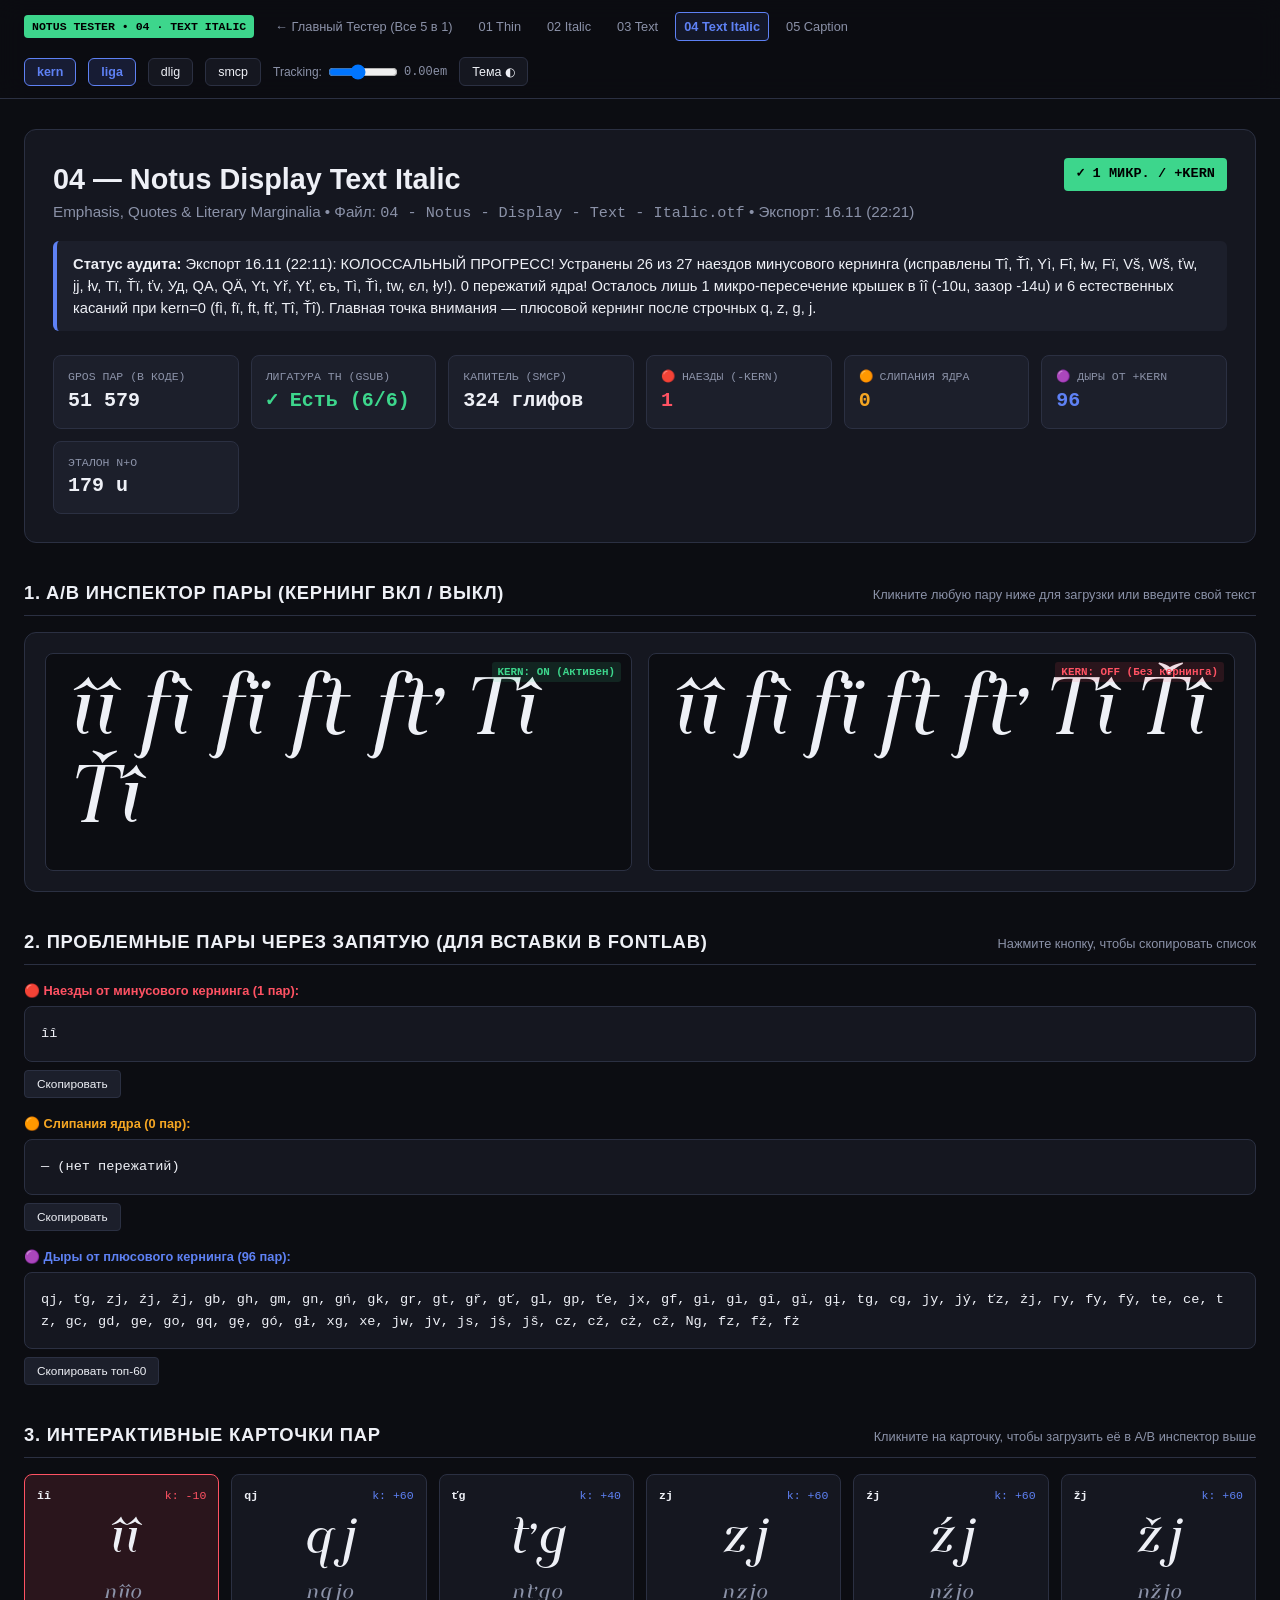
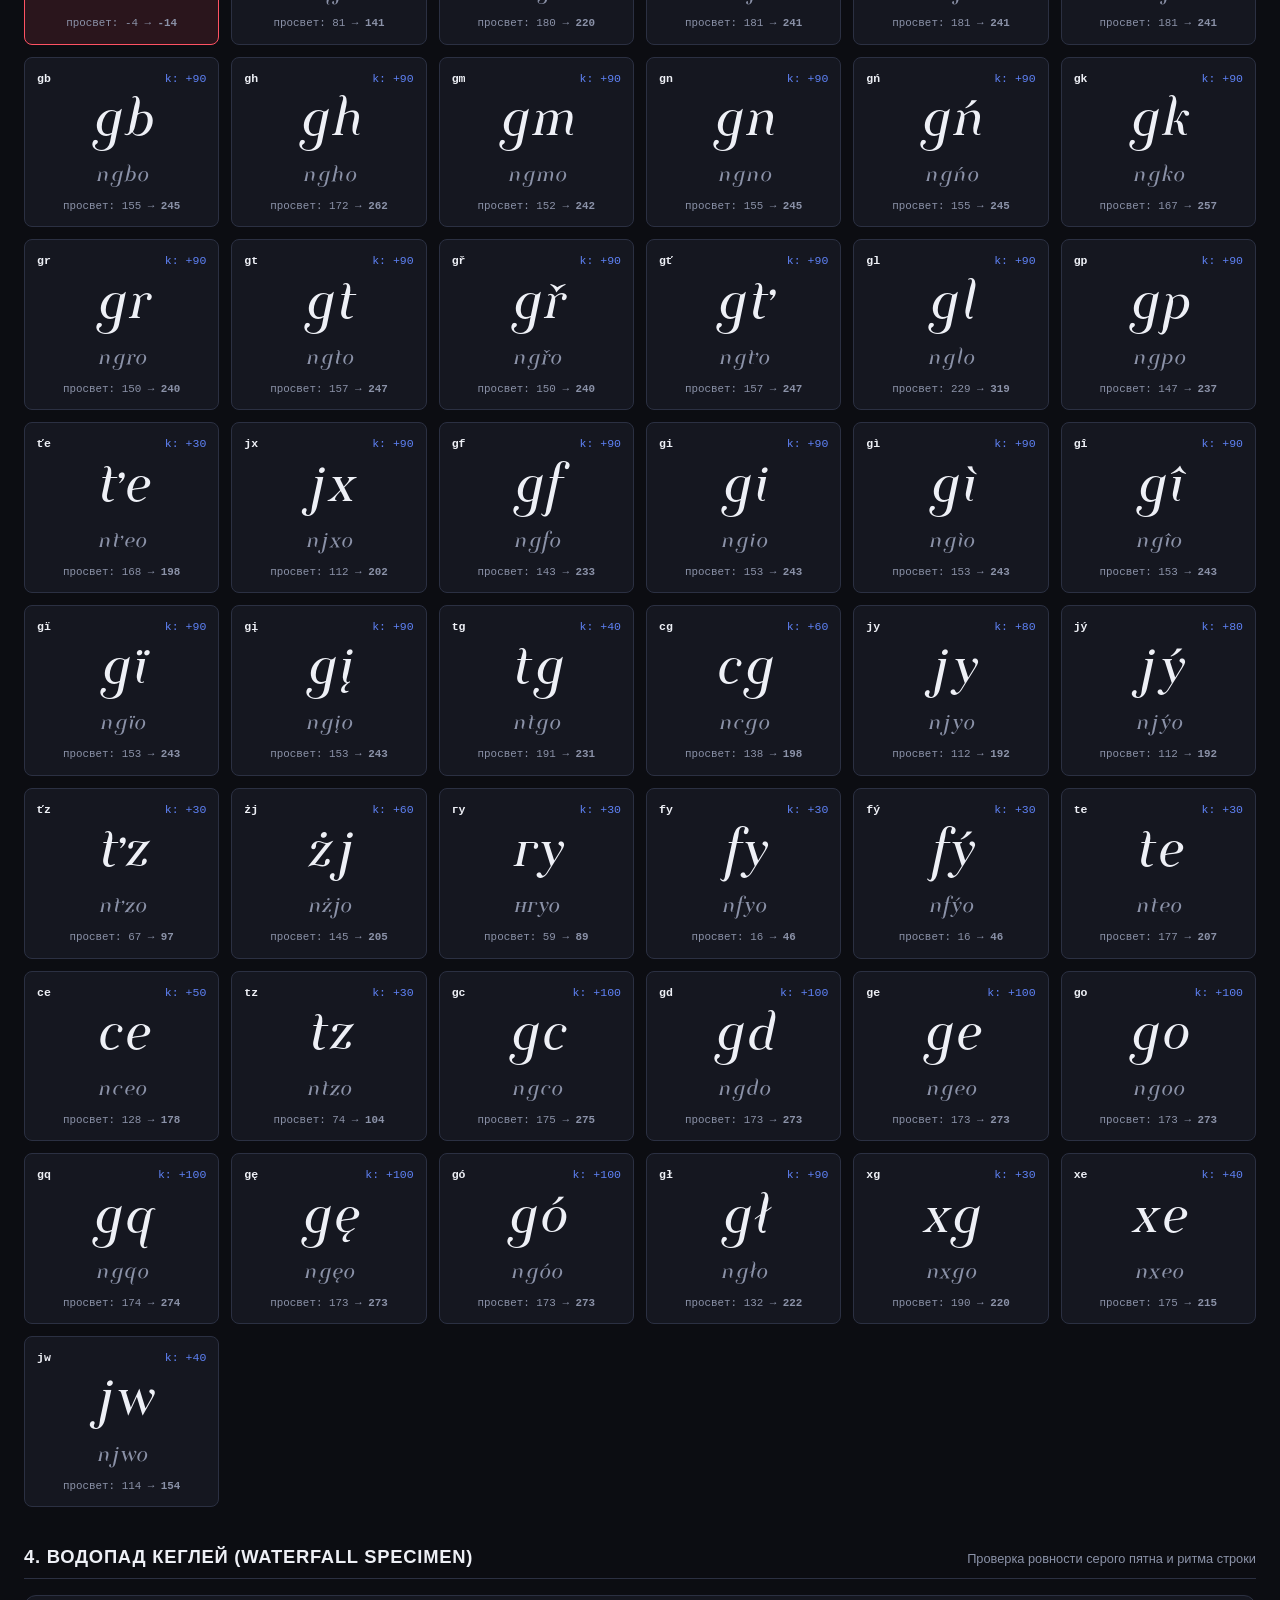
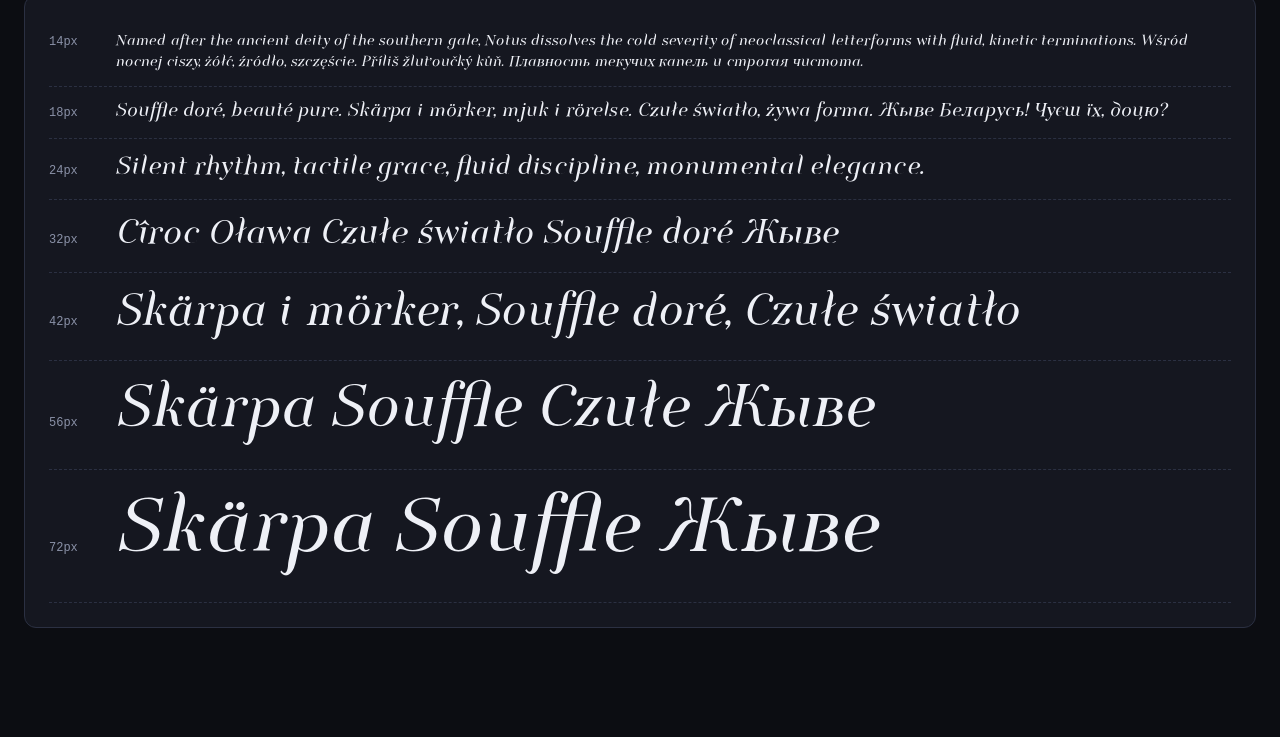
<file: notus-test-04-text-italic.html>
<!DOCTYPE html>
<html lang="ru">
<head>
<meta charset="UTF-8">
<meta name="viewport" content="width=device-width, initial-scale=1.0">
<title>Notus 04 — Notus Display Text Italic — Интерактивный Тест-Драйв и Аудит Кернинга</title>
<style>
  @font-face {
    font-family: 'Notus Text Italic';
    src: url('notus/Notus-Text-Italic.otf?v=20261116_2221') format('opentype');
    font-weight: normal;
    font-style: italic;
  }

  :root {
    --bg: #0c0d12;
    --card: #151720;
    --card-alt: #1c1f2b;
    --border: #2b3042;
    --text: #eef0f6;
    --muted: #8b92a8;
    --accent: #5e81f4;
    --danger: #ff5263;
    --danger-bg: rgba(255, 82, 99, 0.12);
    --warn: #f5a623;
    --warn-bg: rgba(245, 166, 35, 0.12);
    --ok: #3dd68c;
    --ok-bg: rgba(61, 214, 140, 0.12);
  }

  [data-theme="light"] {
    --bg: #f7f6f2;
    --card: #ffffff;
    --card-alt: #eae8e1;
    --border: #d5d2c7;
    --text: #131418;
    --muted: #626674;
    --accent: #2c54e8;
    --danger: #d92638;
    --danger-bg: rgba(217, 38, 56, 0.1);
    --warn: #c87a00;
    --warn-bg: rgba(200, 122, 0, 0.12);
    --ok: #158f54;
    --ok-bg: rgba(21, 143, 84, 0.12);
  }

  * { box-sizing: border-box; margin: 0; padding: 0; }
  body {
    background: var(--bg);
    color: var(--text);
    font-family: -apple-system, BlinkMacSystemFont, "Segoe UI", Roboto, sans-serif;
    line-height: 1.5;
    padding-bottom: 80px;
  }

  .test-font {
    font-family: 'Notus Text Italic', serif;
    font-style: italic;
    font-kerning: normal;
    font-feature-settings: "kern" 1, "liga" 1;
  }

  .nav-bar {
    position: sticky;
    top: 0;
    z-index: 100;
    background: rgba(12, 13, 18, 0.92);
    backdrop-filter: blur(12px);
    border-bottom: 1px solid var(--border);
    padding: 12px 24px;
    display: flex;
    justify-content: space-between;
    align-items: center;
    gap: 16px;
    flex-wrap: wrap;
  }
  [data-theme="light"] .nav-bar {
    background: rgba(247, 246, 242, 0.92);
  }

  .nav-left {
    display: flex;
    align-items: center;
    gap: 12px;
  }
  .badge {
    background: var(--accent);
    color: #fff;
    font-size: 0.72rem;
    font-weight: 700;
    padding: 3px 8px;
    border-radius: 4px;
    font-family: monospace;
    text-transform: uppercase;
  }
  .badge.danger { background: var(--danger); }
  .badge.warn { background: var(--warn); color: #000; }
  .badge.ok { background: var(--ok); color: #000; }

  .nav-links {
    display: flex;
    gap: 8px;
    flex-wrap: wrap;
  }
  .nav-link {
    color: var(--muted);
    text-decoration: none;
    font-size: 0.8rem;
    padding: 4px 8px;
    border-radius: 4px;
    border: 1px solid transparent;
  }
  .nav-link:hover {
    color: var(--text);
    border-color: var(--border);
  }
  .nav-link.active {
    color: var(--accent);
    border-color: var(--accent);
    background: rgba(94, 129, 244, 0.1);
    font-weight: 600;
  }

  .controls {
    display: flex;
    gap: 12px;
    align-items: center;
    flex-wrap: wrap;
  }
  .btn-feat {
    background: var(--card);
    border: 1px solid var(--border);
    color: var(--text);
    padding: 6px 12px;
    border-radius: 6px;
    font-size: 0.78rem;
    cursor: pointer;
    display: inline-flex;
    align-items: center;
    gap: 6px;
  }
  .btn-feat.active {
    background: rgba(94, 129, 244, 0.15);
    border-color: var(--accent);
    color: var(--accent);
    font-weight: 600;
  }

  .container {
    max-width: 1480px;
    margin: 0 auto;
    padding: 30px 24px;
    display: flex;
    flex-direction: column;
    gap: 36px;
  }

  .hero {
    background: var(--card);
    border: 1px solid var(--border);
    border-radius: 12px;
    padding: 28px;
    display: flex;
    flex-direction: column;
    gap: 16px;
  }
  .hero-title {
    display: flex;
    justify-content: space-between;
    align-items: flex-start;
    flex-wrap: wrap;
    gap: 12px;
  }
  .hero h1 { font-size: 1.8rem; font-weight: 700; }
  .hero p { color: var(--muted); font-size: 0.95rem; max-width: 900px; }

  .metrics-strip {
    display: grid;
    grid-template-columns: repeat(auto-fit, minmax(180px, 1fr));
    gap: 12px;
    margin-top: 8px;
  }
  .metric-card {
    background: var(--card-alt);
    border: 1px solid var(--border);
    border-radius: 8px;
    padding: 12px 14px;
  }
  .metric-card small { color: var(--muted); font-size: 0.72rem; text-transform: uppercase; font-family: monospace; display: block; }
  .metric-card strong { font-size: 1.25rem; font-family: monospace; }

  .sec-head {
    display: flex;
    justify-content: space-between;
    align-items: baseline;
    flex-wrap: wrap;
    gap: 12px;
    border-bottom: 1px solid var(--border);
    padding-bottom: 8px;
    margin-bottom: 16px;
  }
  .sec-head h2 { font-size: 1.15rem; text-transform: uppercase; letter-spacing: 0.04em; }
  .sec-head span { font-size: 0.8rem; color: var(--muted); }

  .ab-tester {
    display: grid;
    grid-template-columns: 1fr 1fr;
    gap: 16px;
    background: var(--card);
    border: 1px solid var(--border);
    border-radius: 12px;
    padding: 20px;
  }
  @media (max-width: 900px) {
    .ab-tester { grid-template-columns: 1fr; }
  }
  .ab-box {
    background: var(--bg);
    border: 1px solid var(--border);
    border-radius: 8px;
    padding: 20px;
    position: relative;
  }
  .ab-tag {
    position: absolute;
    top: 8px;
    right: 10px;
    font-size: 0.68rem;
    font-family: monospace;
    font-weight: 700;
    padding: 2px 6px;
    border-radius: 3px;
  }
  .ab-tag.on { background: var(--ok-bg); color: var(--ok); }
  .ab-tag.off { background: var(--danger-bg); color: var(--danger); }
  .ab-text {
    font-size: 4.8rem;
    line-height: 1.15;
    outline: none;
    min-height: 90px;
  }

  .comma-box {
    background: var(--card);
    border: 1px solid var(--border);
    border-radius: 8px;
    padding: 16px;
    font-family: monospace;
    font-size: 0.85rem;
    line-height: 1.6;
    user-select: all;
    word-break: break-all;
  }
  .copy-btn {
    background: var(--card-alt);
    border: 1px solid var(--border);
    color: var(--text);
    padding: 6px 12px;
    border-radius: 4px;
    font-size: 0.74rem;
    cursor: pointer;
    margin-top: 8px;
  }
  .copy-btn:hover { border-color: var(--accent); }

  .pairs-grid {
    display: grid;
    grid-template-columns: repeat(auto-fill, minmax(180px, 1fr));
    gap: 12px;
  }
  .pair-chip {
    background: var(--card);
    border: 1px solid var(--border);
    border-radius: 8px;
    padding: 12px;
    cursor: pointer;
    display: flex;
    flex-direction: column;
    align-items: center;
    gap: 6px;
    position: relative;
    transition: transform 0.1s, border-color 0.1s;
  }
  .pair-chip:hover {
    transform: translateY(-2px);
    border-color: var(--accent);
  }
  .pair-chip.crit {
    border-color: var(--danger);
    background: var(--danger-bg);
  }
  .pair-chip__label {
    width: 100%;
    display: flex;
    justify-content: space-between;
    font-size: 0.72rem;
    font-family: monospace;
  }
  .pair-chip__sample {
    font-size: 3rem;
    line-height: 1.15;
    margin: 4px 0;
  }
  .pair-chip__word {
    font-size: 1.25rem;
    color: var(--muted);
  }
  .pair-chip__metrics {
    font-size: 0.68rem;
    font-family: monospace;
    color: var(--muted);
    text-align: center;
  }

  .wf-row {
    display: flex;
    align-items: baseline;
    gap: 18px;
    border-bottom: 1px dashed var(--border);
    padding: 12px 0;
  }
  .wf-size {
    font-size: 0.75rem;
    font-family: monospace;
    color: var(--muted);
    width: 48px;
    flex-shrink: 0;
  }
</style>
</head>
<body>

<div class="nav-bar">
  <div class="nav-left">
    <span class="badge ok">NOTUS TESTER &bull; 04 · Text Italic</span>
    <div class="nav-links">
      <a class="nav-link" href="notus-tester.html">&larr; Главный Тестер (Все 5 в 1)</a>
      <a class="nav-link" href="notus-test-01-display-thin.html">01 Thin</a>
      <a class="nav-link" href="notus-test-02-display-italic.html">02 Italic</a>
      <a class="nav-link" href="notus-test-03-text-regular.html">03 Text</a>
      <a class="nav-link active" href="notus-test-04-text-italic.html">04 Text Italic</a>
      <a class="nav-link" href="notus-test-05-caption.html">05 Caption</a>
    </div>
  </div>

  <div class="controls">
    <button class="btn-feat active" id="btn-kern" onclick="toggleFeat('kern')">kern</button>
    <button class="btn-feat active" id="btn-liga" onclick="toggleFeat('liga')">liga</button>
    <button class="btn-feat" id="btn-dlig" onclick="toggleFeat('dlig')">dlig</button>
    <button class="btn-feat" id="btn-smcp" onclick="toggleFeat('smcp')">smcp</button>
    <label style="font-size:0.75rem; color:var(--muted); display:flex; align-items:center; gap:6px;">
      Tracking:
      <input type="range" min="-0.08" max="0.12" step="0.005" value="0" oninput="updateGlobalTracking(this.value)" style="vertical-align:middle; width:70px;">
      <span id="trackVal" style="font-family:monospace;">0.00em</span>
    </label>
    <button class="btn-feat" onclick="toggleTheme()">Тема ◐</button>
  </div>
</div>

<div class="container">

  <div class="hero">
    <div class="hero-title">
      <div>
        <h1>04 — Notus Display Text Italic</h1>
        <p>Emphasis, Quotes & Literary Marginalia &bull; Файл: <code>04 - Notus - Display - Text - Italic.otf</code> &bull; Экспорт: 16.11 (22:21)</p>
      </div>
      <span class="badge ok" style="font-size:0.85rem; padding:6px 12px;">✓ 1 микр. / +kern</span>
    </div>

    <div style="background:var(--card-alt); border-left:4px solid var(--accent); padding:12px 16px; border-radius:6px; font-size:0.92rem;">
      <b>Статус аудита:</b> Экспорт 16.11 (22:11): КОЛОССАЛЬНЫЙ ПРОГРЕСС! Устранены 26 из 27 наездов минусового кернинга (исправлены Tî, Ťî, Yì, Fî, łw, Fï, Vš, Wš, ťw, įj, łv, Tï, Ťï, ťv, Уд, QA, QÄ, Yt, Yř, Yť, єъ, Tì, Ťì, tw, єл, ły!). 0 пережатий ядра! Осталось лишь 1 микро-пересечение крышек в îî (-10u, зазор -14u) и 6 естественных касаний при kern=0 (fì, fï, ft, fť, Tî, Ťî). Главная точка внимания — плюсовой кернинг после строчных q, z, g, j.
    </div>

    <div class="metrics-strip">
      <div class="metric-card"><small>GPOS пар (в коде)</small><strong>51 579</strong></div>
      <div class="metric-card"><small>Лигатура Th (GSUB)</small><strong style="color:var(--ok);">✓ Есть (6/6)</strong></div>
      <div class="metric-card"><small>Капитель (smcp)</small><strong>324 глифов</strong></div>
      <div class="metric-card"><small>🔴 Наезды (-kern)</small><strong style="color:var(--danger);">1</strong></div>
      <div class="metric-card"><small>🟠 Слипания ядра</small><strong style="color:var(--warn);">0</strong></div>
      <div class="metric-card"><small>🟣 Дыры от +kern</small><strong style="color:var(--accent);">96</strong></div>
      <div class="metric-card"><small>Эталон n+o</small><strong>179 u</strong></div>
    </div>
  </div>

  <!-- A/B ИНСПЕКТОР -->
  <section>
    <div class="sec-head">
      <h2>1. A/B Инспектор Пары (Кернинг ВКЛ / ВЫКЛ)</h2>
      <span>Кликните любую пару ниже для загрузки или введите свой текст</span>
    </div>
    <div class="ab-tester">
      <div class="ab-box">
        <span class="ab-tag on">KERN: ON (Активен)</span>
        <div id="inspKernOn" class="ab-text test-font" contenteditable="true" spellcheck="false" style="font-feature-settings:'kern' 1; font-kerning:normal;">îî fì fï ft fť Tî Ťî</div>
      </div>
      <div class="ab-box">
        <span class="ab-tag off">KERN: OFF (Без кернинга)</span>
        <div id="inspKernOff" class="ab-text test-font" contenteditable="true" spellcheck="false" style="font-feature-settings:'kern' 0; font-kerning:none;">îî fì fï ft fť Tî Ťî</div>
      </div>
    </div>
  </section>

  <!-- СПИСКИ ДЛЯ FONTLAB -->
  <section>
    <div class="sec-head">
      <h2>2. Проблемные пары через запятую (для вставки в FontLab)</h2>
      <span>Нажмите кнопку, чтобы скопировать список</span>
    </div>
    <div style="display:flex; flex-direction:column; gap:16px;">
      <div>
        <div style="font-size:0.8rem; font-weight:700; color:var(--danger); margin-bottom:6px;">🔴 Наезды от минусового кернинга (1 пар):</div>
        <div class="comma-box" id="boxNeg">îî</div>
        <button class="copy-btn" onclick="copyText('boxNeg', this)">Скопировать</button>
      </div>

      <div>
        <div style="font-size:0.8rem; font-weight:700; color:var(--warn); margin-bottom:6px;">🟠 Слипания ядра (0 пар):</div>
        <div class="comma-box" id="boxTight">— (нет пережатий)</div>
        <button class="copy-btn" onclick="copyText('boxTight', this)">Скопировать</button>
      </div>

      <div>
        <div style="font-size:0.8rem; font-weight:700; color:var(--accent); margin-bottom:6px;">🟣 Дыры от плюсового кернинга (96 пар):</div>
        <div class="comma-box" id="boxPos">qj, ťg, zj, źj, žj, gb, gh, gm, gn, gń, gk, gr, gt, gř, gť, gl, gp, ťe, jx, gf, gi, gì, gî, gï, gį, tg, cg, jy, jý, ťz, żj, гу, fy, fý, te, ce, tz, gc, gd, ge, go, gq, gę, gó, gł, xg, xe, jw, jv, js, jś, jš, cz, cź, cż, cž, Ng, fz, fź, fż</div>
        <button class="copy-btn" onclick="copyText('boxPos', this)">Скопировать топ-60</button>
      </div>
    </div>
  </section>

  <!-- СЕТКА КАРТОЧЕК -->
  <section>
    <div class="sec-head">
      <h2>3. Интерактивные карточки пар</h2>
      <span>Кликните на карточку, чтобы загрузить её в A/B инспектор выше</span>
    </div>
    <div class="pairs-grid">
      <div class="pair-chip crit" onclick="loadPairIntoInspector('îî', 'nîîo')">
        <div class="pair-chip__label"><strong>îî</strong><span style="color:var(--danger);">k: -10</span></div>
        <div class="pair-chip__sample test-font">îî</div>
        <div class="pair-chip__word test-font">nîîo</div>
        <div class="pair-chip__metrics">просвет: -4 &rarr; <b>-14</b></div>
      </div>
      <div class="pair-chip" onclick="loadPairIntoInspector('qj', 'nqjo')">
        <div class="pair-chip__label"><strong>qj</strong><span style="color:var(--accent);">k: +60</span></div>
        <div class="pair-chip__sample test-font">qj</div>
        <div class="pair-chip__word test-font">nqjo</div>
        <div class="pair-chip__metrics">просвет: 81 &rarr; <b>141</b></div>
      </div>
      <div class="pair-chip" onclick="loadPairIntoInspector('ťg', 'nťgo')">
        <div class="pair-chip__label"><strong>ťg</strong><span style="color:var(--accent);">k: +40</span></div>
        <div class="pair-chip__sample test-font">ťg</div>
        <div class="pair-chip__word test-font">nťgo</div>
        <div class="pair-chip__metrics">просвет: 180 &rarr; <b>220</b></div>
      </div>
      <div class="pair-chip" onclick="loadPairIntoInspector('zj', 'nzjo')">
        <div class="pair-chip__label"><strong>zj</strong><span style="color:var(--accent);">k: +60</span></div>
        <div class="pair-chip__sample test-font">zj</div>
        <div class="pair-chip__word test-font">nzjo</div>
        <div class="pair-chip__metrics">просвет: 181 &rarr; <b>241</b></div>
      </div>
      <div class="pair-chip" onclick="loadPairIntoInspector('źj', 'nźjo')">
        <div class="pair-chip__label"><strong>źj</strong><span style="color:var(--accent);">k: +60</span></div>
        <div class="pair-chip__sample test-font">źj</div>
        <div class="pair-chip__word test-font">nźjo</div>
        <div class="pair-chip__metrics">просвет: 181 &rarr; <b>241</b></div>
      </div>
      <div class="pair-chip" onclick="loadPairIntoInspector('žj', 'nžjo')">
        <div class="pair-chip__label"><strong>žj</strong><span style="color:var(--accent);">k: +60</span></div>
        <div class="pair-chip__sample test-font">žj</div>
        <div class="pair-chip__word test-font">nžjo</div>
        <div class="pair-chip__metrics">просвет: 181 &rarr; <b>241</b></div>
      </div>
      <div class="pair-chip" onclick="loadPairIntoInspector('gb', 'ngbo')">
        <div class="pair-chip__label"><strong>gb</strong><span style="color:var(--accent);">k: +90</span></div>
        <div class="pair-chip__sample test-font">gb</div>
        <div class="pair-chip__word test-font">ngbo</div>
        <div class="pair-chip__metrics">просвет: 155 &rarr; <b>245</b></div>
      </div>
      <div class="pair-chip" onclick="loadPairIntoInspector('gh', 'ngho')">
        <div class="pair-chip__label"><strong>gh</strong><span style="color:var(--accent);">k: +90</span></div>
        <div class="pair-chip__sample test-font">gh</div>
        <div class="pair-chip__word test-font">ngho</div>
        <div class="pair-chip__metrics">просвет: 172 &rarr; <b>262</b></div>
      </div>
      <div class="pair-chip" onclick="loadPairIntoInspector('gm', 'ngmo')">
        <div class="pair-chip__label"><strong>gm</strong><span style="color:var(--accent);">k: +90</span></div>
        <div class="pair-chip__sample test-font">gm</div>
        <div class="pair-chip__word test-font">ngmo</div>
        <div class="pair-chip__metrics">просвет: 152 &rarr; <b>242</b></div>
      </div>
      <div class="pair-chip" onclick="loadPairIntoInspector('gn', 'ngno')">
        <div class="pair-chip__label"><strong>gn</strong><span style="color:var(--accent);">k: +90</span></div>
        <div class="pair-chip__sample test-font">gn</div>
        <div class="pair-chip__word test-font">ngno</div>
        <div class="pair-chip__metrics">просвет: 155 &rarr; <b>245</b></div>
      </div>
      <div class="pair-chip" onclick="loadPairIntoInspector('gń', 'ngńo')">
        <div class="pair-chip__label"><strong>gń</strong><span style="color:var(--accent);">k: +90</span></div>
        <div class="pair-chip__sample test-font">gń</div>
        <div class="pair-chip__word test-font">ngńo</div>
        <div class="pair-chip__metrics">просвет: 155 &rarr; <b>245</b></div>
      </div>
      <div class="pair-chip" onclick="loadPairIntoInspector('gk', 'ngko')">
        <div class="pair-chip__label"><strong>gk</strong><span style="color:var(--accent);">k: +90</span></div>
        <div class="pair-chip__sample test-font">gk</div>
        <div class="pair-chip__word test-font">ngko</div>
        <div class="pair-chip__metrics">просвет: 167 &rarr; <b>257</b></div>
      </div>
      <div class="pair-chip" onclick="loadPairIntoInspector('gr', 'ngro')">
        <div class="pair-chip__label"><strong>gr</strong><span style="color:var(--accent);">k: +90</span></div>
        <div class="pair-chip__sample test-font">gr</div>
        <div class="pair-chip__word test-font">ngro</div>
        <div class="pair-chip__metrics">просвет: 150 &rarr; <b>240</b></div>
      </div>
      <div class="pair-chip" onclick="loadPairIntoInspector('gt', 'ngto')">
        <div class="pair-chip__label"><strong>gt</strong><span style="color:var(--accent);">k: +90</span></div>
        <div class="pair-chip__sample test-font">gt</div>
        <div class="pair-chip__word test-font">ngto</div>
        <div class="pair-chip__metrics">просвет: 157 &rarr; <b>247</b></div>
      </div>
      <div class="pair-chip" onclick="loadPairIntoInspector('gř', 'ngřo')">
        <div class="pair-chip__label"><strong>gř</strong><span style="color:var(--accent);">k: +90</span></div>
        <div class="pair-chip__sample test-font">gř</div>
        <div class="pair-chip__word test-font">ngřo</div>
        <div class="pair-chip__metrics">просвет: 150 &rarr; <b>240</b></div>
      </div>
      <div class="pair-chip" onclick="loadPairIntoInspector('gť', 'ngťo')">
        <div class="pair-chip__label"><strong>gť</strong><span style="color:var(--accent);">k: +90</span></div>
        <div class="pair-chip__sample test-font">gť</div>
        <div class="pair-chip__word test-font">ngťo</div>
        <div class="pair-chip__metrics">просвет: 157 &rarr; <b>247</b></div>
      </div>
      <div class="pair-chip" onclick="loadPairIntoInspector('gl', 'nglo')">
        <div class="pair-chip__label"><strong>gl</strong><span style="color:var(--accent);">k: +90</span></div>
        <div class="pair-chip__sample test-font">gl</div>
        <div class="pair-chip__word test-font">nglo</div>
        <div class="pair-chip__metrics">просвет: 229 &rarr; <b>319</b></div>
      </div>
      <div class="pair-chip" onclick="loadPairIntoInspector('gp', 'ngpo')">
        <div class="pair-chip__label"><strong>gp</strong><span style="color:var(--accent);">k: +90</span></div>
        <div class="pair-chip__sample test-font">gp</div>
        <div class="pair-chip__word test-font">ngpo</div>
        <div class="pair-chip__metrics">просвет: 147 &rarr; <b>237</b></div>
      </div>
      <div class="pair-chip" onclick="loadPairIntoInspector('ťe', 'nťeo')">
        <div class="pair-chip__label"><strong>ťe</strong><span style="color:var(--accent);">k: +30</span></div>
        <div class="pair-chip__sample test-font">ťe</div>
        <div class="pair-chip__word test-font">nťeo</div>
        <div class="pair-chip__metrics">просвет: 168 &rarr; <b>198</b></div>
      </div>
      <div class="pair-chip" onclick="loadPairIntoInspector('jx', 'njxo')">
        <div class="pair-chip__label"><strong>jx</strong><span style="color:var(--accent);">k: +90</span></div>
        <div class="pair-chip__sample test-font">jx</div>
        <div class="pair-chip__word test-font">njxo</div>
        <div class="pair-chip__metrics">просвет: 112 &rarr; <b>202</b></div>
      </div>
      <div class="pair-chip" onclick="loadPairIntoInspector('gf', 'ngfo')">
        <div class="pair-chip__label"><strong>gf</strong><span style="color:var(--accent);">k: +90</span></div>
        <div class="pair-chip__sample test-font">gf</div>
        <div class="pair-chip__word test-font">ngfo</div>
        <div class="pair-chip__metrics">просвет: 143 &rarr; <b>233</b></div>
      </div>
      <div class="pair-chip" onclick="loadPairIntoInspector('gi', 'ngio')">
        <div class="pair-chip__label"><strong>gi</strong><span style="color:var(--accent);">k: +90</span></div>
        <div class="pair-chip__sample test-font">gi</div>
        <div class="pair-chip__word test-font">ngio</div>
        <div class="pair-chip__metrics">просвет: 153 &rarr; <b>243</b></div>
      </div>
      <div class="pair-chip" onclick="loadPairIntoInspector('gì', 'ngìo')">
        <div class="pair-chip__label"><strong>gì</strong><span style="color:var(--accent);">k: +90</span></div>
        <div class="pair-chip__sample test-font">gì</div>
        <div class="pair-chip__word test-font">ngìo</div>
        <div class="pair-chip__metrics">просвет: 153 &rarr; <b>243</b></div>
      </div>
      <div class="pair-chip" onclick="loadPairIntoInspector('gî', 'ngîo')">
        <div class="pair-chip__label"><strong>gî</strong><span style="color:var(--accent);">k: +90</span></div>
        <div class="pair-chip__sample test-font">gî</div>
        <div class="pair-chip__word test-font">ngîo</div>
        <div class="pair-chip__metrics">просвет: 153 &rarr; <b>243</b></div>
      </div>
      <div class="pair-chip" onclick="loadPairIntoInspector('gï', 'ngïo')">
        <div class="pair-chip__label"><strong>gï</strong><span style="color:var(--accent);">k: +90</span></div>
        <div class="pair-chip__sample test-font">gï</div>
        <div class="pair-chip__word test-font">ngïo</div>
        <div class="pair-chip__metrics">просвет: 153 &rarr; <b>243</b></div>
      </div>
      <div class="pair-chip" onclick="loadPairIntoInspector('gį', 'ngįo')">
        <div class="pair-chip__label"><strong>gį</strong><span style="color:var(--accent);">k: +90</span></div>
        <div class="pair-chip__sample test-font">gį</div>
        <div class="pair-chip__word test-font">ngįo</div>
        <div class="pair-chip__metrics">просвет: 153 &rarr; <b>243</b></div>
      </div>
      <div class="pair-chip" onclick="loadPairIntoInspector('tg', 'ntgo')">
        <div class="pair-chip__label"><strong>tg</strong><span style="color:var(--accent);">k: +40</span></div>
        <div class="pair-chip__sample test-font">tg</div>
        <div class="pair-chip__word test-font">ntgo</div>
        <div class="pair-chip__metrics">просвет: 191 &rarr; <b>231</b></div>
      </div>
      <div class="pair-chip" onclick="loadPairIntoInspector('cg', 'ncgo')">
        <div class="pair-chip__label"><strong>cg</strong><span style="color:var(--accent);">k: +60</span></div>
        <div class="pair-chip__sample test-font">cg</div>
        <div class="pair-chip__word test-font">ncgo</div>
        <div class="pair-chip__metrics">просвет: 138 &rarr; <b>198</b></div>
      </div>
      <div class="pair-chip" onclick="loadPairIntoInspector('jy', 'njyo')">
        <div class="pair-chip__label"><strong>jy</strong><span style="color:var(--accent);">k: +80</span></div>
        <div class="pair-chip__sample test-font">jy</div>
        <div class="pair-chip__word test-font">njyo</div>
        <div class="pair-chip__metrics">просвет: 112 &rarr; <b>192</b></div>
      </div>
      <div class="pair-chip" onclick="loadPairIntoInspector('jý', 'njýo')">
        <div class="pair-chip__label"><strong>jý</strong><span style="color:var(--accent);">k: +80</span></div>
        <div class="pair-chip__sample test-font">jý</div>
        <div class="pair-chip__word test-font">njýo</div>
        <div class="pair-chip__metrics">просвет: 112 &rarr; <b>192</b></div>
      </div>
      <div class="pair-chip" onclick="loadPairIntoInspector('ťz', 'nťzo')">
        <div class="pair-chip__label"><strong>ťz</strong><span style="color:var(--accent);">k: +30</span></div>
        <div class="pair-chip__sample test-font">ťz</div>
        <div class="pair-chip__word test-font">nťzo</div>
        <div class="pair-chip__metrics">просвет: 67 &rarr; <b>97</b></div>
      </div>
      <div class="pair-chip" onclick="loadPairIntoInspector('żj', 'nżjo')">
        <div class="pair-chip__label"><strong>żj</strong><span style="color:var(--accent);">k: +60</span></div>
        <div class="pair-chip__sample test-font">żj</div>
        <div class="pair-chip__word test-font">nżjo</div>
        <div class="pair-chip__metrics">просвет: 145 &rarr; <b>205</b></div>
      </div>
      <div class="pair-chip" onclick="loadPairIntoInspector('гу', 'нгуо')">
        <div class="pair-chip__label"><strong>гу</strong><span style="color:var(--accent);">k: +30</span></div>
        <div class="pair-chip__sample test-font">гу</div>
        <div class="pair-chip__word test-font">нгуо</div>
        <div class="pair-chip__metrics">просвет: 59 &rarr; <b>89</b></div>
      </div>
      <div class="pair-chip" onclick="loadPairIntoInspector('fy', 'nfyo')">
        <div class="pair-chip__label"><strong>fy</strong><span style="color:var(--accent);">k: +30</span></div>
        <div class="pair-chip__sample test-font">fy</div>
        <div class="pair-chip__word test-font">nfyo</div>
        <div class="pair-chip__metrics">просвет: 16 &rarr; <b>46</b></div>
      </div>
      <div class="pair-chip" onclick="loadPairIntoInspector('fý', 'nfýo')">
        <div class="pair-chip__label"><strong>fý</strong><span style="color:var(--accent);">k: +30</span></div>
        <div class="pair-chip__sample test-font">fý</div>
        <div class="pair-chip__word test-font">nfýo</div>
        <div class="pair-chip__metrics">просвет: 16 &rarr; <b>46</b></div>
      </div>
      <div class="pair-chip" onclick="loadPairIntoInspector('te', 'nteo')">
        <div class="pair-chip__label"><strong>te</strong><span style="color:var(--accent);">k: +30</span></div>
        <div class="pair-chip__sample test-font">te</div>
        <div class="pair-chip__word test-font">nteo</div>
        <div class="pair-chip__metrics">просвет: 177 &rarr; <b>207</b></div>
      </div>
      <div class="pair-chip" onclick="loadPairIntoInspector('ce', 'nceo')">
        <div class="pair-chip__label"><strong>ce</strong><span style="color:var(--accent);">k: +50</span></div>
        <div class="pair-chip__sample test-font">ce</div>
        <div class="pair-chip__word test-font">nceo</div>
        <div class="pair-chip__metrics">просвет: 128 &rarr; <b>178</b></div>
      </div>
      <div class="pair-chip" onclick="loadPairIntoInspector('tz', 'ntzo')">
        <div class="pair-chip__label"><strong>tz</strong><span style="color:var(--accent);">k: +30</span></div>
        <div class="pair-chip__sample test-font">tz</div>
        <div class="pair-chip__word test-font">ntzo</div>
        <div class="pair-chip__metrics">просвет: 74 &rarr; <b>104</b></div>
      </div>
      <div class="pair-chip" onclick="loadPairIntoInspector('gc', 'ngco')">
        <div class="pair-chip__label"><strong>gc</strong><span style="color:var(--accent);">k: +100</span></div>
        <div class="pair-chip__sample test-font">gc</div>
        <div class="pair-chip__word test-font">ngco</div>
        <div class="pair-chip__metrics">просвет: 175 &rarr; <b>275</b></div>
      </div>
      <div class="pair-chip" onclick="loadPairIntoInspector('gd', 'ngdo')">
        <div class="pair-chip__label"><strong>gd</strong><span style="color:var(--accent);">k: +100</span></div>
        <div class="pair-chip__sample test-font">gd</div>
        <div class="pair-chip__word test-font">ngdo</div>
        <div class="pair-chip__metrics">просвет: 173 &rarr; <b>273</b></div>
      </div>
      <div class="pair-chip" onclick="loadPairIntoInspector('ge', 'ngeo')">
        <div class="pair-chip__label"><strong>ge</strong><span style="color:var(--accent);">k: +100</span></div>
        <div class="pair-chip__sample test-font">ge</div>
        <div class="pair-chip__word test-font">ngeo</div>
        <div class="pair-chip__metrics">просвет: 173 &rarr; <b>273</b></div>
      </div>
      <div class="pair-chip" onclick="loadPairIntoInspector('go', 'ngoo')">
        <div class="pair-chip__label"><strong>go</strong><span style="color:var(--accent);">k: +100</span></div>
        <div class="pair-chip__sample test-font">go</div>
        <div class="pair-chip__word test-font">ngoo</div>
        <div class="pair-chip__metrics">просвет: 173 &rarr; <b>273</b></div>
      </div>
      <div class="pair-chip" onclick="loadPairIntoInspector('gq', 'ngqo')">
        <div class="pair-chip__label"><strong>gq</strong><span style="color:var(--accent);">k: +100</span></div>
        <div class="pair-chip__sample test-font">gq</div>
        <div class="pair-chip__word test-font">ngqo</div>
        <div class="pair-chip__metrics">просвет: 174 &rarr; <b>274</b></div>
      </div>
      <div class="pair-chip" onclick="loadPairIntoInspector('gę', 'ngęo')">
        <div class="pair-chip__label"><strong>gę</strong><span style="color:var(--accent);">k: +100</span></div>
        <div class="pair-chip__sample test-font">gę</div>
        <div class="pair-chip__word test-font">ngęo</div>
        <div class="pair-chip__metrics">просвет: 173 &rarr; <b>273</b></div>
      </div>
      <div class="pair-chip" onclick="loadPairIntoInspector('gó', 'ngóo')">
        <div class="pair-chip__label"><strong>gó</strong><span style="color:var(--accent);">k: +100</span></div>
        <div class="pair-chip__sample test-font">gó</div>
        <div class="pair-chip__word test-font">ngóo</div>
        <div class="pair-chip__metrics">просвет: 173 &rarr; <b>273</b></div>
      </div>
      <div class="pair-chip" onclick="loadPairIntoInspector('gł', 'ngło')">
        <div class="pair-chip__label"><strong>gł</strong><span style="color:var(--accent);">k: +90</span></div>
        <div class="pair-chip__sample test-font">gł</div>
        <div class="pair-chip__word test-font">ngło</div>
        <div class="pair-chip__metrics">просвет: 132 &rarr; <b>222</b></div>
      </div>
      <div class="pair-chip" onclick="loadPairIntoInspector('xg', 'nxgo')">
        <div class="pair-chip__label"><strong>xg</strong><span style="color:var(--accent);">k: +30</span></div>
        <div class="pair-chip__sample test-font">xg</div>
        <div class="pair-chip__word test-font">nxgo</div>
        <div class="pair-chip__metrics">просвет: 190 &rarr; <b>220</b></div>
      </div>
      <div class="pair-chip" onclick="loadPairIntoInspector('xe', 'nxeo')">
        <div class="pair-chip__label"><strong>xe</strong><span style="color:var(--accent);">k: +40</span></div>
        <div class="pair-chip__sample test-font">xe</div>
        <div class="pair-chip__word test-font">nxeo</div>
        <div class="pair-chip__metrics">просвет: 175 &rarr; <b>215</b></div>
      </div>
      <div class="pair-chip" onclick="loadPairIntoInspector('jw', 'njwo')">
        <div class="pair-chip__label"><strong>jw</strong><span style="color:var(--accent);">k: +40</span></div>
        <div class="pair-chip__sample test-font">jw</div>
        <div class="pair-chip__word test-font">njwo</div>
        <div class="pair-chip__metrics">просвет: 114 &rarr; <b>154</b></div>
      </div>
    </div>
  </section>

  <!-- ВОДОПАД КЕГЛЕЙ -->
  <section>
    <div class="sec-head">
      <h2>4. Водопад кеглей (Waterfall specimen)</h2>
      <span>Проверка ровности серого пятна и ритма строки</span>
    </div>
    <div style="background:var(--card); border:1px solid var(--border); border-radius:12px; padding:24px;">
      <div class="wf-row"><span class="wf-size">14px</span><span class="test-font" style="font-size:14px;">Named after the ancient deity of the southern gale, Notus dissolves the cold severity of neoclassical letterforms with fluid, kinetic terminations. Wśród nocnej ciszy, żółć, źródło, szczęście. Příliš žluťoučký kůň. Плавность текучих капель и строгая чистота.</span></div>
      <div class="wf-row"><span class="wf-size">18px</span><span class="test-font" style="font-size:18px;">Souffle doré, beauté pure. Skärpa i mörker, mjuk i rörelse. Czułe światło, żywa forma. Жыве Беларусь! Чуєш їх, доцю?</span></div>
      <div class="wf-row"><span class="wf-size">24px</span><span class="test-font" style="font-size:24px;">Silent rhythm, tactile grace, fluid discipline, monumental elegance.</span></div>
      <div class="wf-row"><span class="wf-size">32px</span><span class="test-font" style="font-size:32px;">Cîroc Oława Czułe światło Souffle doré Жыве</span></div>
      <div class="wf-row"><span class="wf-size">42px</span><span class="test-font" style="font-size:42px;">Skärpa i mörker, Souffle doré, Czułe światło</span></div>
      <div class="wf-row"><span class="wf-size">56px</span><span class="test-font" style="font-size:56px;">Skärpa Souffle Czułe Жыве</span></div>
      <div class="wf-row"><span class="wf-size">72px</span><span class="test-font" style="font-size:72px;">Skärpa Souffle Жыве</span></div>
    </div>
  </section>

</div>

<script>
  const state = {
    kern: true,
    liga: true,
    dlig: false,
    smcp: false
  };

  function toggleFeat(tag) {
    state[tag] = !state[tag];
    document.getElementById('btn-' + tag).classList.toggle('active', state[tag]);
    applyGlobalFeatures();
  }

  function applyGlobalFeatures() {
    const settings = Object.entries(state).map(([k, v]) => `"${k}" ${v ? 1 : 0}`).join(', ');
    document.querySelectorAll('.test-font').forEach(el => {
      if (el.id === 'inspKernOn' || el.id === 'inspKernOff') return;
      el.style.fontFeatureSettings = settings;
      el.style.fontKerning = state.kern ? 'normal' : 'none';
    });
  }

  function updateGlobalTracking(val) {
    document.getElementById('trackVal').textContent = (val >= 0 ? '+' : '') + parseFloat(val).toFixed(3) + 'em';
    document.querySelectorAll('.test-font').forEach(el => {
      el.style.letterSpacing = val + 'em';
    });
  }

  function loadPairIntoInspector(pair, ctx) {
    const onEl = document.getElementById('inspKernOn');
    const offEl = document.getElementById('inspKernOff');
    onEl.textContent = `${pair}   ${ctx}`;
    offEl.textContent = `${pair}   ${ctx}`;
    onEl.scrollIntoView({ behavior: 'smooth', block: 'center' });
  }

  document.getElementById('inspKernOn').addEventListener('input', (e) => {
    document.getElementById('inspKernOff').textContent = e.target.textContent;
  });
  document.getElementById('inspKernOff').addEventListener('input', (e) => {
    document.getElementById('inspKernOn').textContent = e.target.textContent;
  });

  function copyText(id, btn) {
    const txt = document.getElementById(id).textContent;
    navigator.clipboard.writeText(txt).then(() => {
      const orig = btn.textContent;
      btn.textContent = '✓ Скопировано!';
      setTimeout(() => btn.textContent = orig, 1400);
    });
  }

  function toggleTheme() {
    const cur = document.documentElement.getAttribute('data-theme');
    document.documentElement.setAttribute('data-theme', cur === 'light' ? 'dark' : 'light');
  }
</script>
</body>
</html>
</file>
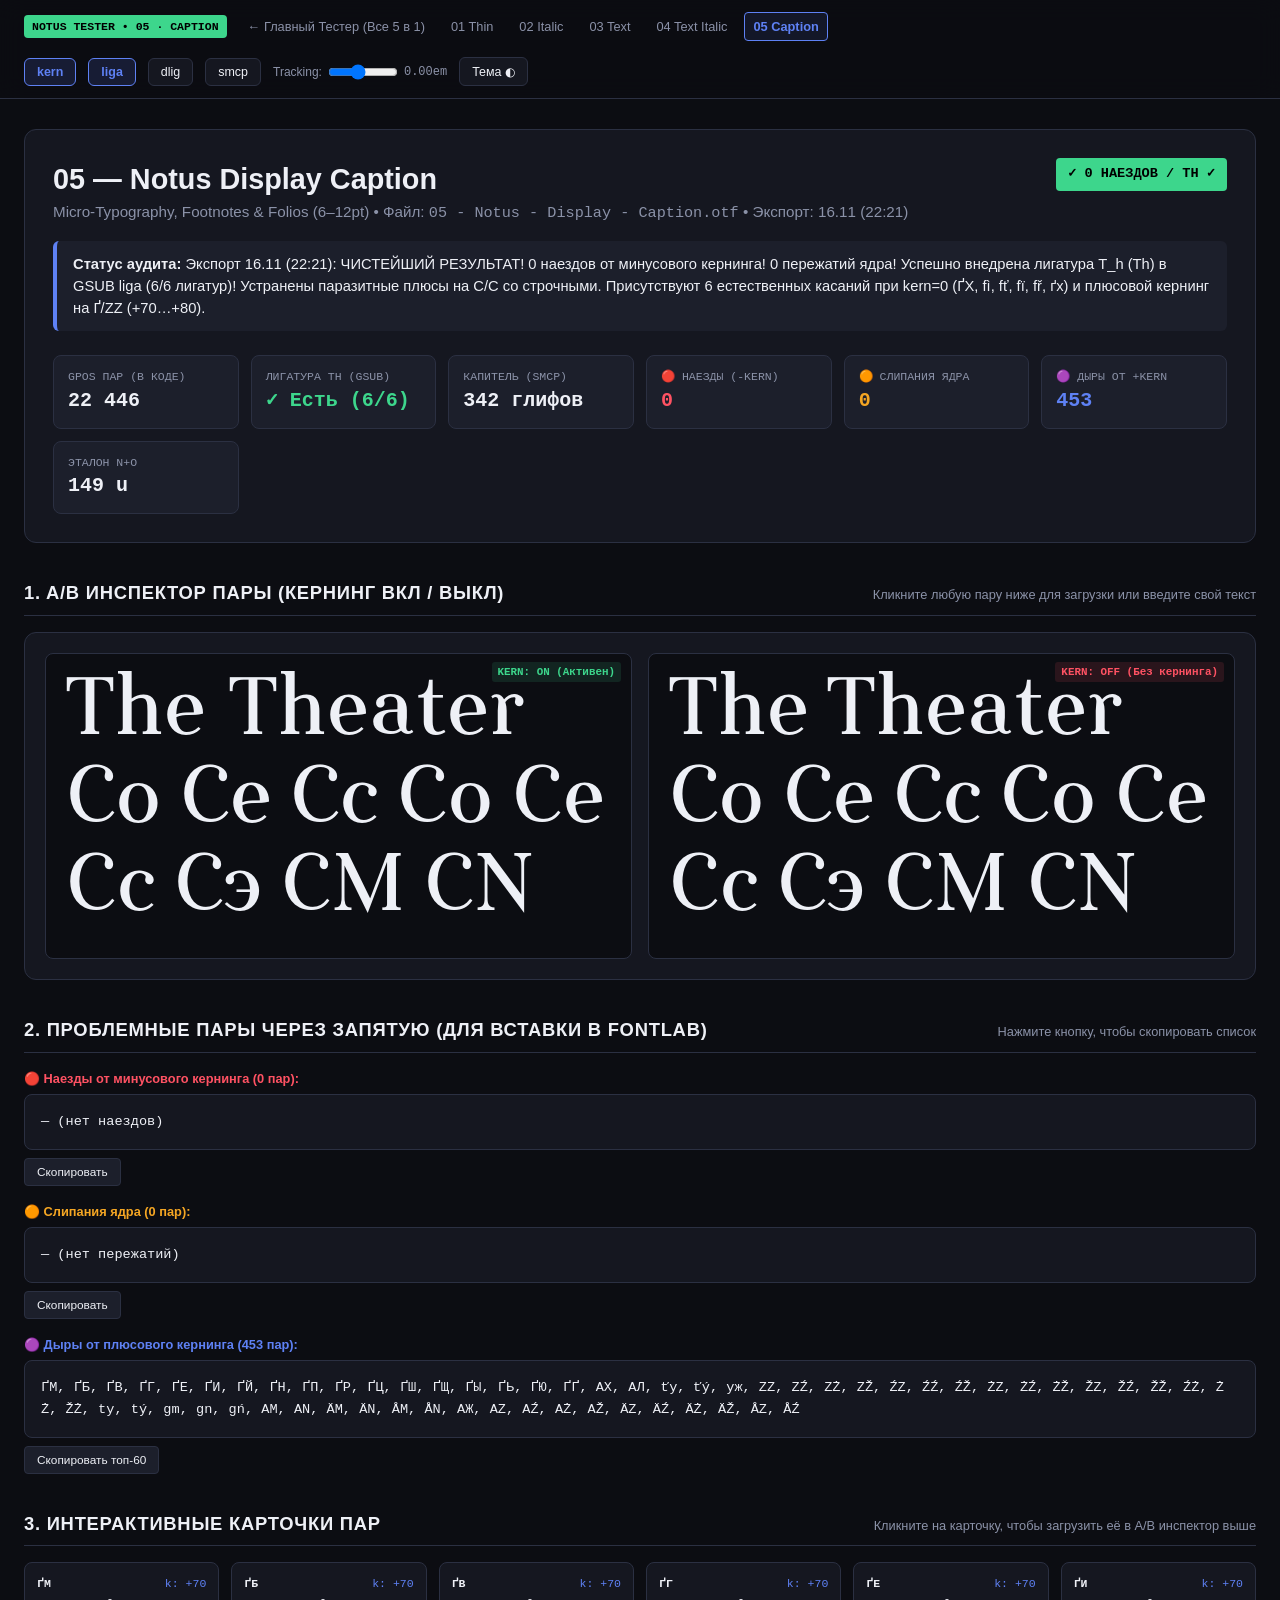
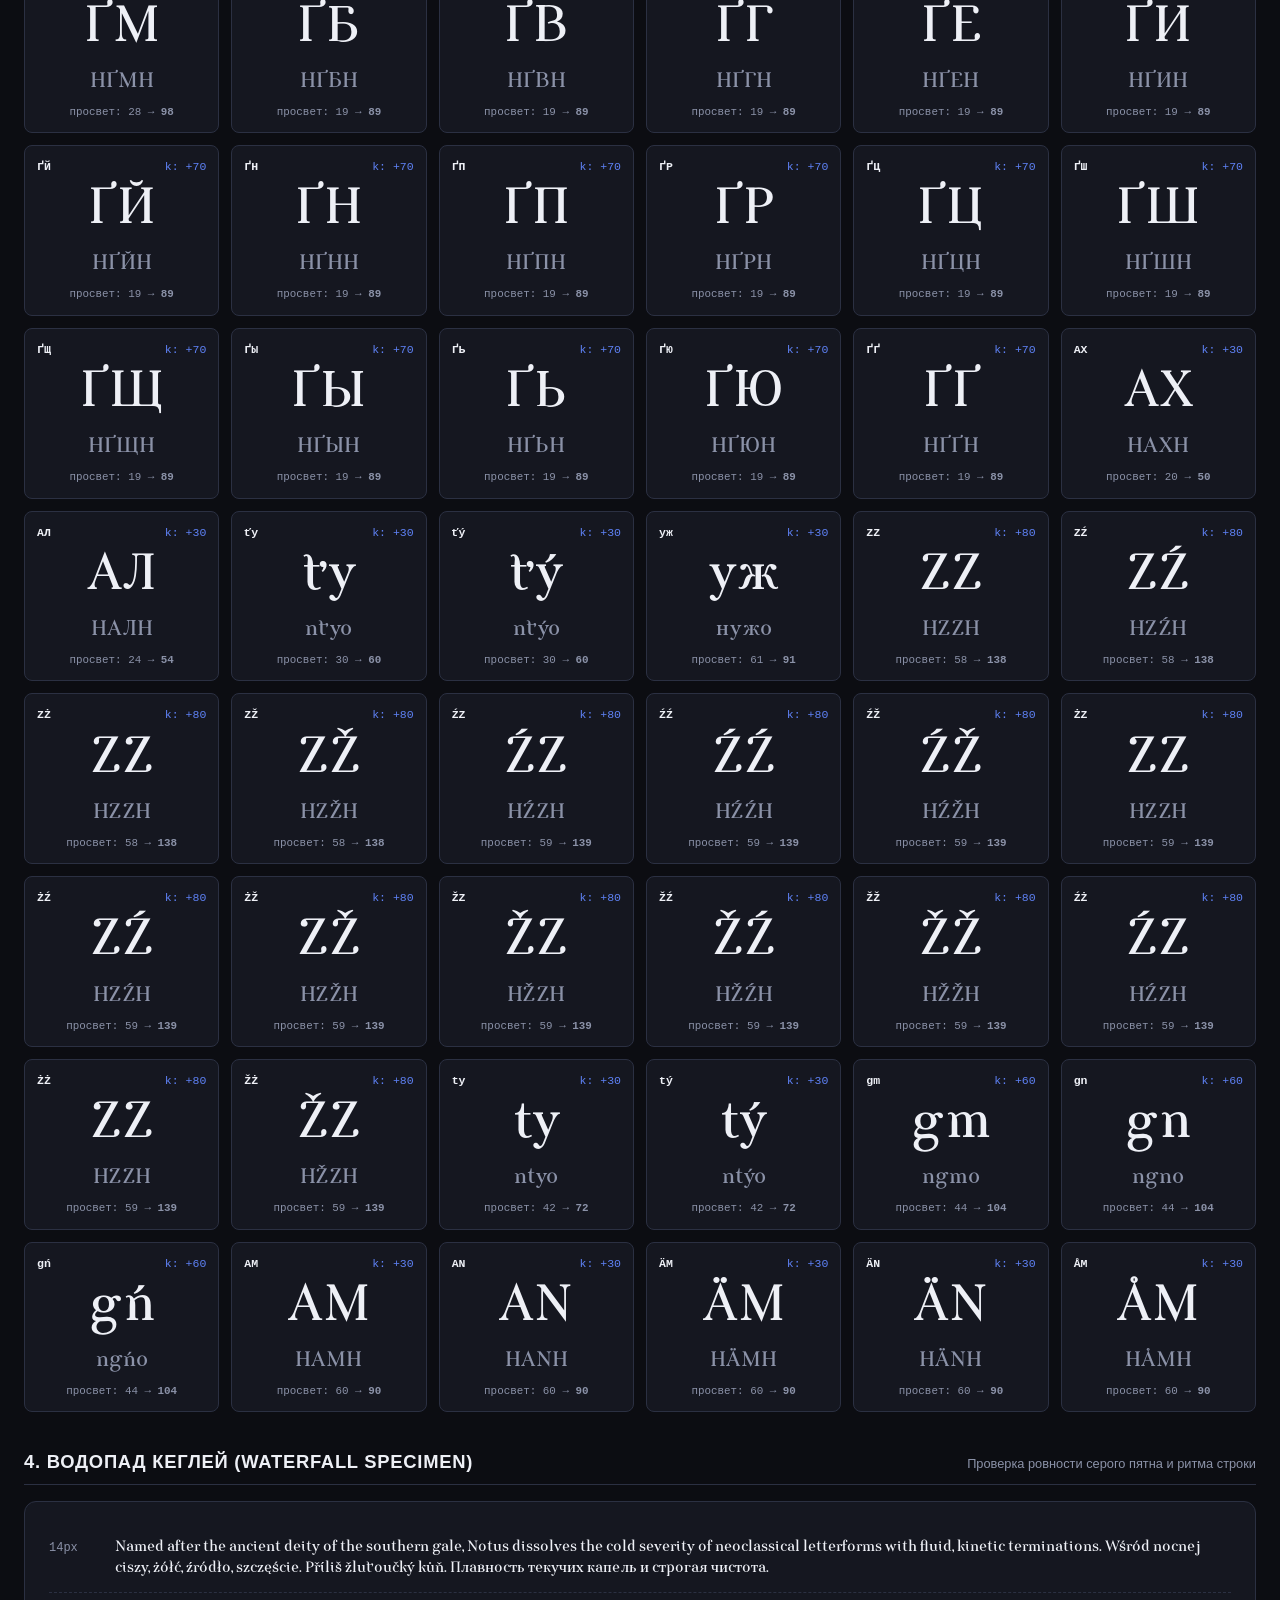
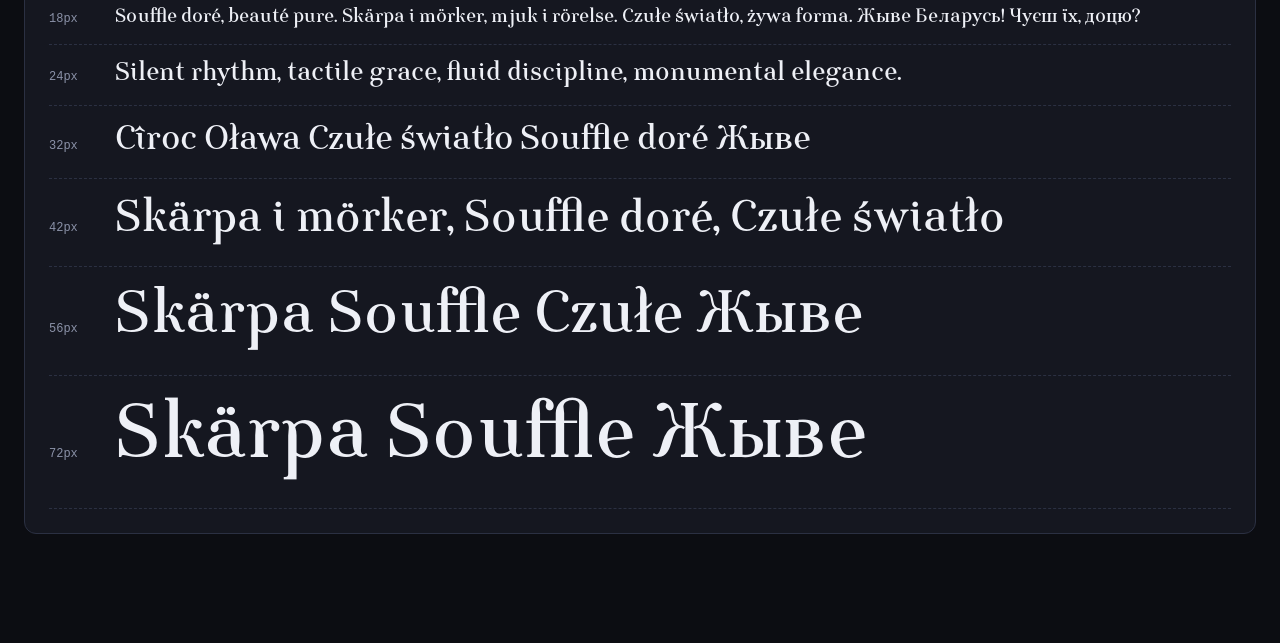
<file: notus-test-05-caption.html>
<!DOCTYPE html>
<html lang="ru">
<head>
<meta charset="UTF-8">
<meta name="viewport" content="width=device-width, initial-scale=1.0">
<title>Notus 05 — Notus Display Caption — Интерактивный Тест-Драйв и Аудит Кернинга</title>
<style>
  @font-face {
    font-family: 'Notus Caption';
    src: url('notus/Notus-Caption.otf?v=20261116_2221') format('opentype');
    font-weight: normal;
    font-style: normal;
  }

  :root {
    --bg: #0c0d12;
    --card: #151720;
    --card-alt: #1c1f2b;
    --border: #2b3042;
    --text: #eef0f6;
    --muted: #8b92a8;
    --accent: #5e81f4;
    --danger: #ff5263;
    --danger-bg: rgba(255, 82, 99, 0.12);
    --warn: #f5a623;
    --warn-bg: rgba(245, 166, 35, 0.12);
    --ok: #3dd68c;
    --ok-bg: rgba(61, 214, 140, 0.12);
  }

  [data-theme="light"] {
    --bg: #f7f6f2;
    --card: #ffffff;
    --card-alt: #eae8e1;
    --border: #d5d2c7;
    --text: #131418;
    --muted: #626674;
    --accent: #2c54e8;
    --danger: #d92638;
    --danger-bg: rgba(217, 38, 56, 0.1);
    --warn: #c87a00;
    --warn-bg: rgba(200, 122, 0, 0.12);
    --ok: #158f54;
    --ok-bg: rgba(21, 143, 84, 0.12);
  }

  * { box-sizing: border-box; margin: 0; padding: 0; }
  body {
    background: var(--bg);
    color: var(--text);
    font-family: -apple-system, BlinkMacSystemFont, "Segoe UI", Roboto, sans-serif;
    line-height: 1.5;
    padding-bottom: 80px;
  }

  .test-font {
    font-family: 'Notus Caption', serif;
    font-style: normal;
    font-kerning: normal;
    font-feature-settings: "kern" 1, "liga" 1;
  }

  .nav-bar {
    position: sticky;
    top: 0;
    z-index: 100;
    background: rgba(12, 13, 18, 0.92);
    backdrop-filter: blur(12px);
    border-bottom: 1px solid var(--border);
    padding: 12px 24px;
    display: flex;
    justify-content: space-between;
    align-items: center;
    gap: 16px;
    flex-wrap: wrap;
  }
  [data-theme="light"] .nav-bar {
    background: rgba(247, 246, 242, 0.92);
  }

  .nav-left {
    display: flex;
    align-items: center;
    gap: 12px;
  }
  .badge {
    background: var(--accent);
    color: #fff;
    font-size: 0.72rem;
    font-weight: 700;
    padding: 3px 8px;
    border-radius: 4px;
    font-family: monospace;
    text-transform: uppercase;
  }
  .badge.danger { background: var(--danger); }
  .badge.warn { background: var(--warn); color: #000; }
  .badge.ok { background: var(--ok); color: #000; }

  .nav-links {
    display: flex;
    gap: 8px;
    flex-wrap: wrap;
  }
  .nav-link {
    color: var(--muted);
    text-decoration: none;
    font-size: 0.8rem;
    padding: 4px 8px;
    border-radius: 4px;
    border: 1px solid transparent;
  }
  .nav-link:hover {
    color: var(--text);
    border-color: var(--border);
  }
  .nav-link.active {
    color: var(--accent);
    border-color: var(--accent);
    background: rgba(94, 129, 244, 0.1);
    font-weight: 600;
  }

  .controls {
    display: flex;
    gap: 12px;
    align-items: center;
    flex-wrap: wrap;
  }
  .btn-feat {
    background: var(--card);
    border: 1px solid var(--border);
    color: var(--text);
    padding: 6px 12px;
    border-radius: 6px;
    font-size: 0.78rem;
    cursor: pointer;
    display: inline-flex;
    align-items: center;
    gap: 6px;
  }
  .btn-feat.active {
    background: rgba(94, 129, 244, 0.15);
    border-color: var(--accent);
    color: var(--accent);
    font-weight: 600;
  }

  .container {
    max-width: 1480px;
    margin: 0 auto;
    padding: 30px 24px;
    display: flex;
    flex-direction: column;
    gap: 36px;
  }

  .hero {
    background: var(--card);
    border: 1px solid var(--border);
    border-radius: 12px;
    padding: 28px;
    display: flex;
    flex-direction: column;
    gap: 16px;
  }
  .hero-title {
    display: flex;
    justify-content: space-between;
    align-items: flex-start;
    flex-wrap: wrap;
    gap: 12px;
  }
  .hero h1 { font-size: 1.8rem; font-weight: 700; }
  .hero p { color: var(--muted); font-size: 0.95rem; max-width: 900px; }

  .metrics-strip {
    display: grid;
    grid-template-columns: repeat(auto-fit, minmax(180px, 1fr));
    gap: 12px;
    margin-top: 8px;
  }
  .metric-card {
    background: var(--card-alt);
    border: 1px solid var(--border);
    border-radius: 8px;
    padding: 12px 14px;
  }
  .metric-card small { color: var(--muted); font-size: 0.72rem; text-transform: uppercase; font-family: monospace; display: block; }
  .metric-card strong { font-size: 1.25rem; font-family: monospace; }

  .sec-head {
    display: flex;
    justify-content: space-between;
    align-items: baseline;
    flex-wrap: wrap;
    gap: 12px;
    border-bottom: 1px solid var(--border);
    padding-bottom: 8px;
    margin-bottom: 16px;
  }
  .sec-head h2 { font-size: 1.15rem; text-transform: uppercase; letter-spacing: 0.04em; }
  .sec-head span { font-size: 0.8rem; color: var(--muted); }

  .ab-tester {
    display: grid;
    grid-template-columns: 1fr 1fr;
    gap: 16px;
    background: var(--card);
    border: 1px solid var(--border);
    border-radius: 12px;
    padding: 20px;
  }
  @media (max-width: 900px) {
    .ab-tester { grid-template-columns: 1fr; }
  }
  .ab-box {
    background: var(--bg);
    border: 1px solid var(--border);
    border-radius: 8px;
    padding: 20px;
    position: relative;
  }
  .ab-tag {
    position: absolute;
    top: 8px;
    right: 10px;
    font-size: 0.68rem;
    font-family: monospace;
    font-weight: 700;
    padding: 2px 6px;
    border-radius: 3px;
  }
  .ab-tag.on { background: var(--ok-bg); color: var(--ok); }
  .ab-tag.off { background: var(--danger-bg); color: var(--danger); }
  .ab-text {
    font-size: 4.8rem;
    line-height: 1.15;
    outline: none;
    min-height: 90px;
  }

  .comma-box {
    background: var(--card);
    border: 1px solid var(--border);
    border-radius: 8px;
    padding: 16px;
    font-family: monospace;
    font-size: 0.85rem;
    line-height: 1.6;
    user-select: all;
    word-break: break-all;
  }
  .copy-btn {
    background: var(--card-alt);
    border: 1px solid var(--border);
    color: var(--text);
    padding: 6px 12px;
    border-radius: 4px;
    font-size: 0.74rem;
    cursor: pointer;
    margin-top: 8px;
  }
  .copy-btn:hover { border-color: var(--accent); }

  .pairs-grid {
    display: grid;
    grid-template-columns: repeat(auto-fill, minmax(180px, 1fr));
    gap: 12px;
  }
  .pair-chip {
    background: var(--card);
    border: 1px solid var(--border);
    border-radius: 8px;
    padding: 12px;
    cursor: pointer;
    display: flex;
    flex-direction: column;
    align-items: center;
    gap: 6px;
    position: relative;
    transition: transform 0.1s, border-color 0.1s;
  }
  .pair-chip:hover {
    transform: translateY(-2px);
    border-color: var(--accent);
  }
  .pair-chip.crit {
    border-color: var(--danger);
    background: var(--danger-bg);
  }
  .pair-chip__label {
    width: 100%;
    display: flex;
    justify-content: space-between;
    font-size: 0.72rem;
    font-family: monospace;
  }
  .pair-chip__sample {
    font-size: 3rem;
    line-height: 1.15;
    margin: 4px 0;
  }
  .pair-chip__word {
    font-size: 1.25rem;
    color: var(--muted);
  }
  .pair-chip__metrics {
    font-size: 0.68rem;
    font-family: monospace;
    color: var(--muted);
    text-align: center;
  }

  .wf-row {
    display: flex;
    align-items: baseline;
    gap: 18px;
    border-bottom: 1px dashed var(--border);
    padding: 12px 0;
  }
  .wf-size {
    font-size: 0.75rem;
    font-family: monospace;
    color: var(--muted);
    width: 48px;
    flex-shrink: 0;
  }
</style>
</head>
<body>

<div class="nav-bar">
  <div class="nav-left">
    <span class="badge ok">NOTUS TESTER &bull; 05 · Caption</span>
    <div class="nav-links">
      <a class="nav-link" href="notus-tester.html">&larr; Главный Тестер (Все 5 в 1)</a>
      <a class="nav-link" href="notus-test-01-display-thin.html">01 Thin</a>
      <a class="nav-link" href="notus-test-02-display-italic.html">02 Italic</a>
      <a class="nav-link" href="notus-test-03-text-regular.html">03 Text</a>
      <a class="nav-link" href="notus-test-04-text-italic.html">04 Text Italic</a>
      <a class="nav-link active" href="notus-test-05-caption.html">05 Caption</a>
    </div>
  </div>

  <div class="controls">
    <button class="btn-feat active" id="btn-kern" onclick="toggleFeat('kern')">kern</button>
    <button class="btn-feat active" id="btn-liga" onclick="toggleFeat('liga')">liga</button>
    <button class="btn-feat" id="btn-dlig" onclick="toggleFeat('dlig')">dlig</button>
    <button class="btn-feat" id="btn-smcp" onclick="toggleFeat('smcp')">smcp</button>
    <label style="font-size:0.75rem; color:var(--muted); display:flex; align-items:center; gap:6px;">
      Tracking:
      <input type="range" min="-0.08" max="0.12" step="0.005" value="0" oninput="updateGlobalTracking(this.value)" style="vertical-align:middle; width:70px;">
      <span id="trackVal" style="font-family:monospace;">0.00em</span>
    </label>
    <button class="btn-feat" onclick="toggleTheme()">Тема ◐</button>
  </div>
</div>

<div class="container">

  <div class="hero">
    <div class="hero-title">
      <div>
        <h1>05 — Notus Display Caption</h1>
        <p>Micro-Typography, Footnotes & Folios (6–12pt) &bull; Файл: <code>05 - Notus - Display - Caption.otf</code> &bull; Экспорт: 16.11 (22:21)</p>
      </div>
      <span class="badge ok" style="font-size:0.85rem; padding:6px 12px;">✓ 0 наездов / Th ✓</span>
    </div>

    <div style="background:var(--card-alt); border-left:4px solid var(--accent); padding:12px 16px; border-radius:6px; font-size:0.92rem;">
      <b>Статус аудита:</b> Экспорт 16.11 (22:21): ЧИСТЕЙШИЙ РЕЗУЛЬТАТ! 0 наездов от минусового кернинга! 0 пережатий ядра! Успешно внедрена лигатура T_h (Th) в GSUB liga (6/6 лигатур)! Устранены паразитные плюсы на C/С со строчными. Присутствуют 6 естественных касаний при kern=0 (ҐХ, fì, fť, fï, fř, ґх) и плюсовой кернинг на Ґ/ZZ (+70…+80).
    </div>

    <div class="metrics-strip">
      <div class="metric-card"><small>GPOS пар (в коде)</small><strong>22 446</strong></div>
      <div class="metric-card"><small>Лигатура Th (GSUB)</small><strong style="color:var(--ok);">✓ Есть (6/6)</strong></div>
      <div class="metric-card"><small>Капитель (smcp)</small><strong>342 глифов</strong></div>
      <div class="metric-card"><small>🔴 Наезды (-kern)</small><strong style="color:var(--danger);">0</strong></div>
      <div class="metric-card"><small>🟠 Слипания ядра</small><strong style="color:var(--warn);">0</strong></div>
      <div class="metric-card"><small>🟣 Дыры от +kern</small><strong style="color:var(--accent);">453</strong></div>
      <div class="metric-card"><small>Эталон n+o</small><strong>149 u</strong></div>
    </div>
  </div>

  <!-- A/B ИНСПЕКТОР -->
  <section>
    <div class="sec-head">
      <h2>1. A/B Инспектор Пары (Кернинг ВКЛ / ВЫКЛ)</h2>
      <span>Кликните любую пару ниже для загрузки или введите свой текст</span>
    </div>
    <div class="ab-tester">
      <div class="ab-box">
        <span class="ab-tag on">KERN: ON (Активен)</span>
        <div id="inspKernOn" class="ab-text test-font" contenteditable="true" spellcheck="false" style="font-feature-settings:'kern' 1; font-kerning:normal;">The Theater Co Ce Cc Со Се Сс Сэ CM CN</div>
      </div>
      <div class="ab-box">
        <span class="ab-tag off">KERN: OFF (Без кернинга)</span>
        <div id="inspKernOff" class="ab-text test-font" contenteditable="true" spellcheck="false" style="font-feature-settings:'kern' 0; font-kerning:none;">The Theater Co Ce Cc Со Се Сс Сэ CM CN</div>
      </div>
    </div>
  </section>

  <!-- СПИСКИ ДЛЯ FONTLAB -->
  <section>
    <div class="sec-head">
      <h2>2. Проблемные пары через запятую (для вставки в FontLab)</h2>
      <span>Нажмите кнопку, чтобы скопировать список</span>
    </div>
    <div style="display:flex; flex-direction:column; gap:16px;">
      <div>
        <div style="font-size:0.8rem; font-weight:700; color:var(--danger); margin-bottom:6px;">🔴 Наезды от минусового кернинга (0 пар):</div>
        <div class="comma-box" id="boxNeg">— (нет наездов)</div>
        <button class="copy-btn" onclick="copyText('boxNeg', this)">Скопировать</button>
      </div>

      <div>
        <div style="font-size:0.8rem; font-weight:700; color:var(--warn); margin-bottom:6px;">🟠 Слипания ядра (0 пар):</div>
        <div class="comma-box" id="boxTight">— (нет пережатий)</div>
        <button class="copy-btn" onclick="copyText('boxTight', this)">Скопировать</button>
      </div>

      <div>
        <div style="font-size:0.8rem; font-weight:700; color:var(--accent); margin-bottom:6px;">🟣 Дыры от плюсового кернинга (453 пар):</div>
        <div class="comma-box" id="boxPos">ҐМ, ҐБ, ҐВ, ҐГ, ҐЕ, ҐИ, ҐЙ, ҐН, ҐП, ҐР, ҐЦ, ҐШ, ҐЩ, ҐЫ, ҐЬ, ҐЮ, ҐҐ, АХ, АЛ, ťy, ťý, уж, ZZ, ZŹ, ZŻ, ZŽ, ŹZ, ŹŹ, ŹŽ, ŻZ, ŻŹ, ŻŽ, ŽZ, ŽŹ, ŽŽ, ŹŻ, ŻŻ, ŽŻ, ty, tý, gm, gn, gń, AM, AN, ÄM, ÄN, ÅM, ÅN, АЖ, AZ, AŹ, AŻ, AŽ, ÄZ, ÄŹ, ÄŻ, ÄŽ, ÅZ, ÅŹ</div>
        <button class="copy-btn" onclick="copyText('boxPos', this)">Скопировать топ-60</button>
      </div>
    </div>
  </section>

  <!-- СЕТКА КАРТОЧЕК -->
  <section>
    <div class="sec-head">
      <h2>3. Интерактивные карточки пар</h2>
      <span>Кликните на карточку, чтобы загрузить её в A/B инспектор выше</span>
    </div>
    <div class="pairs-grid">
      <div class="pair-chip" onclick="loadPairIntoInspector('ҐМ', 'НҐМН')">
        <div class="pair-chip__label"><strong>ҐМ</strong><span style="color:var(--accent);">k: +70</span></div>
        <div class="pair-chip__sample test-font">ҐМ</div>
        <div class="pair-chip__word test-font">НҐМН</div>
        <div class="pair-chip__metrics">просвет: 28 &rarr; <b>98</b></div>
      </div>
      <div class="pair-chip" onclick="loadPairIntoInspector('ҐБ', 'НҐБН')">
        <div class="pair-chip__label"><strong>ҐБ</strong><span style="color:var(--accent);">k: +70</span></div>
        <div class="pair-chip__sample test-font">ҐБ</div>
        <div class="pair-chip__word test-font">НҐБН</div>
        <div class="pair-chip__metrics">просвет: 19 &rarr; <b>89</b></div>
      </div>
      <div class="pair-chip" onclick="loadPairIntoInspector('ҐВ', 'НҐВН')">
        <div class="pair-chip__label"><strong>ҐВ</strong><span style="color:var(--accent);">k: +70</span></div>
        <div class="pair-chip__sample test-font">ҐВ</div>
        <div class="pair-chip__word test-font">НҐВН</div>
        <div class="pair-chip__metrics">просвет: 19 &rarr; <b>89</b></div>
      </div>
      <div class="pair-chip" onclick="loadPairIntoInspector('ҐГ', 'НҐГН')">
        <div class="pair-chip__label"><strong>ҐГ</strong><span style="color:var(--accent);">k: +70</span></div>
        <div class="pair-chip__sample test-font">ҐГ</div>
        <div class="pair-chip__word test-font">НҐГН</div>
        <div class="pair-chip__metrics">просвет: 19 &rarr; <b>89</b></div>
      </div>
      <div class="pair-chip" onclick="loadPairIntoInspector('ҐЕ', 'НҐЕН')">
        <div class="pair-chip__label"><strong>ҐЕ</strong><span style="color:var(--accent);">k: +70</span></div>
        <div class="pair-chip__sample test-font">ҐЕ</div>
        <div class="pair-chip__word test-font">НҐЕН</div>
        <div class="pair-chip__metrics">просвет: 19 &rarr; <b>89</b></div>
      </div>
      <div class="pair-chip" onclick="loadPairIntoInspector('ҐИ', 'НҐИН')">
        <div class="pair-chip__label"><strong>ҐИ</strong><span style="color:var(--accent);">k: +70</span></div>
        <div class="pair-chip__sample test-font">ҐИ</div>
        <div class="pair-chip__word test-font">НҐИН</div>
        <div class="pair-chip__metrics">просвет: 19 &rarr; <b>89</b></div>
      </div>
      <div class="pair-chip" onclick="loadPairIntoInspector('ҐЙ', 'НҐЙН')">
        <div class="pair-chip__label"><strong>ҐЙ</strong><span style="color:var(--accent);">k: +70</span></div>
        <div class="pair-chip__sample test-font">ҐЙ</div>
        <div class="pair-chip__word test-font">НҐЙН</div>
        <div class="pair-chip__metrics">просвет: 19 &rarr; <b>89</b></div>
      </div>
      <div class="pair-chip" onclick="loadPairIntoInspector('ҐН', 'НҐНН')">
        <div class="pair-chip__label"><strong>ҐН</strong><span style="color:var(--accent);">k: +70</span></div>
        <div class="pair-chip__sample test-font">ҐН</div>
        <div class="pair-chip__word test-font">НҐНН</div>
        <div class="pair-chip__metrics">просвет: 19 &rarr; <b>89</b></div>
      </div>
      <div class="pair-chip" onclick="loadPairIntoInspector('ҐП', 'НҐПН')">
        <div class="pair-chip__label"><strong>ҐП</strong><span style="color:var(--accent);">k: +70</span></div>
        <div class="pair-chip__sample test-font">ҐП</div>
        <div class="pair-chip__word test-font">НҐПН</div>
        <div class="pair-chip__metrics">просвет: 19 &rarr; <b>89</b></div>
      </div>
      <div class="pair-chip" onclick="loadPairIntoInspector('ҐР', 'НҐРН')">
        <div class="pair-chip__label"><strong>ҐР</strong><span style="color:var(--accent);">k: +70</span></div>
        <div class="pair-chip__sample test-font">ҐР</div>
        <div class="pair-chip__word test-font">НҐРН</div>
        <div class="pair-chip__metrics">просвет: 19 &rarr; <b>89</b></div>
      </div>
      <div class="pair-chip" onclick="loadPairIntoInspector('ҐЦ', 'НҐЦН')">
        <div class="pair-chip__label"><strong>ҐЦ</strong><span style="color:var(--accent);">k: +70</span></div>
        <div class="pair-chip__sample test-font">ҐЦ</div>
        <div class="pair-chip__word test-font">НҐЦН</div>
        <div class="pair-chip__metrics">просвет: 19 &rarr; <b>89</b></div>
      </div>
      <div class="pair-chip" onclick="loadPairIntoInspector('ҐШ', 'НҐШН')">
        <div class="pair-chip__label"><strong>ҐШ</strong><span style="color:var(--accent);">k: +70</span></div>
        <div class="pair-chip__sample test-font">ҐШ</div>
        <div class="pair-chip__word test-font">НҐШН</div>
        <div class="pair-chip__metrics">просвет: 19 &rarr; <b>89</b></div>
      </div>
      <div class="pair-chip" onclick="loadPairIntoInspector('ҐЩ', 'НҐЩН')">
        <div class="pair-chip__label"><strong>ҐЩ</strong><span style="color:var(--accent);">k: +70</span></div>
        <div class="pair-chip__sample test-font">ҐЩ</div>
        <div class="pair-chip__word test-font">НҐЩН</div>
        <div class="pair-chip__metrics">просвет: 19 &rarr; <b>89</b></div>
      </div>
      <div class="pair-chip" onclick="loadPairIntoInspector('ҐЫ', 'НҐЫН')">
        <div class="pair-chip__label"><strong>ҐЫ</strong><span style="color:var(--accent);">k: +70</span></div>
        <div class="pair-chip__sample test-font">ҐЫ</div>
        <div class="pair-chip__word test-font">НҐЫН</div>
        <div class="pair-chip__metrics">просвет: 19 &rarr; <b>89</b></div>
      </div>
      <div class="pair-chip" onclick="loadPairIntoInspector('ҐЬ', 'НҐЬН')">
        <div class="pair-chip__label"><strong>ҐЬ</strong><span style="color:var(--accent);">k: +70</span></div>
        <div class="pair-chip__sample test-font">ҐЬ</div>
        <div class="pair-chip__word test-font">НҐЬН</div>
        <div class="pair-chip__metrics">просвет: 19 &rarr; <b>89</b></div>
      </div>
      <div class="pair-chip" onclick="loadPairIntoInspector('ҐЮ', 'НҐЮН')">
        <div class="pair-chip__label"><strong>ҐЮ</strong><span style="color:var(--accent);">k: +70</span></div>
        <div class="pair-chip__sample test-font">ҐЮ</div>
        <div class="pair-chip__word test-font">НҐЮН</div>
        <div class="pair-chip__metrics">просвет: 19 &rarr; <b>89</b></div>
      </div>
      <div class="pair-chip" onclick="loadPairIntoInspector('ҐҐ', 'НҐҐН')">
        <div class="pair-chip__label"><strong>ҐҐ</strong><span style="color:var(--accent);">k: +70</span></div>
        <div class="pair-chip__sample test-font">ҐҐ</div>
        <div class="pair-chip__word test-font">НҐҐН</div>
        <div class="pair-chip__metrics">просвет: 19 &rarr; <b>89</b></div>
      </div>
      <div class="pair-chip" onclick="loadPairIntoInspector('АХ', 'НАХН')">
        <div class="pair-chip__label"><strong>АХ</strong><span style="color:var(--accent);">k: +30</span></div>
        <div class="pair-chip__sample test-font">АХ</div>
        <div class="pair-chip__word test-font">НАХН</div>
        <div class="pair-chip__metrics">просвет: 20 &rarr; <b>50</b></div>
      </div>
      <div class="pair-chip" onclick="loadPairIntoInspector('АЛ', 'НАЛН')">
        <div class="pair-chip__label"><strong>АЛ</strong><span style="color:var(--accent);">k: +30</span></div>
        <div class="pair-chip__sample test-font">АЛ</div>
        <div class="pair-chip__word test-font">НАЛН</div>
        <div class="pair-chip__metrics">просвет: 24 &rarr; <b>54</b></div>
      </div>
      <div class="pair-chip" onclick="loadPairIntoInspector('ťy', 'nťyo')">
        <div class="pair-chip__label"><strong>ťy</strong><span style="color:var(--accent);">k: +30</span></div>
        <div class="pair-chip__sample test-font">ťy</div>
        <div class="pair-chip__word test-font">nťyo</div>
        <div class="pair-chip__metrics">просвет: 30 &rarr; <b>60</b></div>
      </div>
      <div class="pair-chip" onclick="loadPairIntoInspector('ťý', 'nťýo')">
        <div class="pair-chip__label"><strong>ťý</strong><span style="color:var(--accent);">k: +30</span></div>
        <div class="pair-chip__sample test-font">ťý</div>
        <div class="pair-chip__word test-font">nťýo</div>
        <div class="pair-chip__metrics">просвет: 30 &rarr; <b>60</b></div>
      </div>
      <div class="pair-chip" onclick="loadPairIntoInspector('уж', 'нужо')">
        <div class="pair-chip__label"><strong>уж</strong><span style="color:var(--accent);">k: +30</span></div>
        <div class="pair-chip__sample test-font">уж</div>
        <div class="pair-chip__word test-font">нужо</div>
        <div class="pair-chip__metrics">просвет: 61 &rarr; <b>91</b></div>
      </div>
      <div class="pair-chip" onclick="loadPairIntoInspector('ZZ', 'HZZH')">
        <div class="pair-chip__label"><strong>ZZ</strong><span style="color:var(--accent);">k: +80</span></div>
        <div class="pair-chip__sample test-font">ZZ</div>
        <div class="pair-chip__word test-font">HZZH</div>
        <div class="pair-chip__metrics">просвет: 58 &rarr; <b>138</b></div>
      </div>
      <div class="pair-chip" onclick="loadPairIntoInspector('ZŹ', 'HZŹH')">
        <div class="pair-chip__label"><strong>ZŹ</strong><span style="color:var(--accent);">k: +80</span></div>
        <div class="pair-chip__sample test-font">ZŹ</div>
        <div class="pair-chip__word test-font">HZŹH</div>
        <div class="pair-chip__metrics">просвет: 58 &rarr; <b>138</b></div>
      </div>
      <div class="pair-chip" onclick="loadPairIntoInspector('ZŻ', 'HZŻH')">
        <div class="pair-chip__label"><strong>ZŻ</strong><span style="color:var(--accent);">k: +80</span></div>
        <div class="pair-chip__sample test-font">ZŻ</div>
        <div class="pair-chip__word test-font">HZŻH</div>
        <div class="pair-chip__metrics">просвет: 58 &rarr; <b>138</b></div>
      </div>
      <div class="pair-chip" onclick="loadPairIntoInspector('ZŽ', 'HZŽH')">
        <div class="pair-chip__label"><strong>ZŽ</strong><span style="color:var(--accent);">k: +80</span></div>
        <div class="pair-chip__sample test-font">ZŽ</div>
        <div class="pair-chip__word test-font">HZŽH</div>
        <div class="pair-chip__metrics">просвет: 58 &rarr; <b>138</b></div>
      </div>
      <div class="pair-chip" onclick="loadPairIntoInspector('ŹZ', 'HŹZH')">
        <div class="pair-chip__label"><strong>ŹZ</strong><span style="color:var(--accent);">k: +80</span></div>
        <div class="pair-chip__sample test-font">ŹZ</div>
        <div class="pair-chip__word test-font">HŹZH</div>
        <div class="pair-chip__metrics">просвет: 59 &rarr; <b>139</b></div>
      </div>
      <div class="pair-chip" onclick="loadPairIntoInspector('ŹŹ', 'HŹŹH')">
        <div class="pair-chip__label"><strong>ŹŹ</strong><span style="color:var(--accent);">k: +80</span></div>
        <div class="pair-chip__sample test-font">ŹŹ</div>
        <div class="pair-chip__word test-font">HŹŹH</div>
        <div class="pair-chip__metrics">просвет: 59 &rarr; <b>139</b></div>
      </div>
      <div class="pair-chip" onclick="loadPairIntoInspector('ŹŽ', 'HŹŽH')">
        <div class="pair-chip__label"><strong>ŹŽ</strong><span style="color:var(--accent);">k: +80</span></div>
        <div class="pair-chip__sample test-font">ŹŽ</div>
        <div class="pair-chip__word test-font">HŹŽH</div>
        <div class="pair-chip__metrics">просвет: 59 &rarr; <b>139</b></div>
      </div>
      <div class="pair-chip" onclick="loadPairIntoInspector('ŻZ', 'HŻZH')">
        <div class="pair-chip__label"><strong>ŻZ</strong><span style="color:var(--accent);">k: +80</span></div>
        <div class="pair-chip__sample test-font">ŻZ</div>
        <div class="pair-chip__word test-font">HŻZH</div>
        <div class="pair-chip__metrics">просвет: 59 &rarr; <b>139</b></div>
      </div>
      <div class="pair-chip" onclick="loadPairIntoInspector('ŻŹ', 'HŻŹH')">
        <div class="pair-chip__label"><strong>ŻŹ</strong><span style="color:var(--accent);">k: +80</span></div>
        <div class="pair-chip__sample test-font">ŻŹ</div>
        <div class="pair-chip__word test-font">HŻŹH</div>
        <div class="pair-chip__metrics">просвет: 59 &rarr; <b>139</b></div>
      </div>
      <div class="pair-chip" onclick="loadPairIntoInspector('ŻŽ', 'HŻŽH')">
        <div class="pair-chip__label"><strong>ŻŽ</strong><span style="color:var(--accent);">k: +80</span></div>
        <div class="pair-chip__sample test-font">ŻŽ</div>
        <div class="pair-chip__word test-font">HŻŽH</div>
        <div class="pair-chip__metrics">просвет: 59 &rarr; <b>139</b></div>
      </div>
      <div class="pair-chip" onclick="loadPairIntoInspector('ŽZ', 'HŽZH')">
        <div class="pair-chip__label"><strong>ŽZ</strong><span style="color:var(--accent);">k: +80</span></div>
        <div class="pair-chip__sample test-font">ŽZ</div>
        <div class="pair-chip__word test-font">HŽZH</div>
        <div class="pair-chip__metrics">просвет: 59 &rarr; <b>139</b></div>
      </div>
      <div class="pair-chip" onclick="loadPairIntoInspector('ŽŹ', 'HŽŹH')">
        <div class="pair-chip__label"><strong>ŽŹ</strong><span style="color:var(--accent);">k: +80</span></div>
        <div class="pair-chip__sample test-font">ŽŹ</div>
        <div class="pair-chip__word test-font">HŽŹH</div>
        <div class="pair-chip__metrics">просвет: 59 &rarr; <b>139</b></div>
      </div>
      <div class="pair-chip" onclick="loadPairIntoInspector('ŽŽ', 'HŽŽH')">
        <div class="pair-chip__label"><strong>ŽŽ</strong><span style="color:var(--accent);">k: +80</span></div>
        <div class="pair-chip__sample test-font">ŽŽ</div>
        <div class="pair-chip__word test-font">HŽŽH</div>
        <div class="pair-chip__metrics">просвет: 59 &rarr; <b>139</b></div>
      </div>
      <div class="pair-chip" onclick="loadPairIntoInspector('ŹŻ', 'HŹŻH')">
        <div class="pair-chip__label"><strong>ŹŻ</strong><span style="color:var(--accent);">k: +80</span></div>
        <div class="pair-chip__sample test-font">ŹŻ</div>
        <div class="pair-chip__word test-font">HŹŻH</div>
        <div class="pair-chip__metrics">просвет: 59 &rarr; <b>139</b></div>
      </div>
      <div class="pair-chip" onclick="loadPairIntoInspector('ŻŻ', 'HŻŻH')">
        <div class="pair-chip__label"><strong>ŻŻ</strong><span style="color:var(--accent);">k: +80</span></div>
        <div class="pair-chip__sample test-font">ŻŻ</div>
        <div class="pair-chip__word test-font">HŻŻH</div>
        <div class="pair-chip__metrics">просвет: 59 &rarr; <b>139</b></div>
      </div>
      <div class="pair-chip" onclick="loadPairIntoInspector('ŽŻ', 'HŽŻH')">
        <div class="pair-chip__label"><strong>ŽŻ</strong><span style="color:var(--accent);">k: +80</span></div>
        <div class="pair-chip__sample test-font">ŽŻ</div>
        <div class="pair-chip__word test-font">HŽŻH</div>
        <div class="pair-chip__metrics">просвет: 59 &rarr; <b>139</b></div>
      </div>
      <div class="pair-chip" onclick="loadPairIntoInspector('ty', 'ntyo')">
        <div class="pair-chip__label"><strong>ty</strong><span style="color:var(--accent);">k: +30</span></div>
        <div class="pair-chip__sample test-font">ty</div>
        <div class="pair-chip__word test-font">ntyo</div>
        <div class="pair-chip__metrics">просвет: 42 &rarr; <b>72</b></div>
      </div>
      <div class="pair-chip" onclick="loadPairIntoInspector('tý', 'ntýo')">
        <div class="pair-chip__label"><strong>tý</strong><span style="color:var(--accent);">k: +30</span></div>
        <div class="pair-chip__sample test-font">tý</div>
        <div class="pair-chip__word test-font">ntýo</div>
        <div class="pair-chip__metrics">просвет: 42 &rarr; <b>72</b></div>
      </div>
      <div class="pair-chip" onclick="loadPairIntoInspector('gm', 'ngmo')">
        <div class="pair-chip__label"><strong>gm</strong><span style="color:var(--accent);">k: +60</span></div>
        <div class="pair-chip__sample test-font">gm</div>
        <div class="pair-chip__word test-font">ngmo</div>
        <div class="pair-chip__metrics">просвет: 44 &rarr; <b>104</b></div>
      </div>
      <div class="pair-chip" onclick="loadPairIntoInspector('gn', 'ngno')">
        <div class="pair-chip__label"><strong>gn</strong><span style="color:var(--accent);">k: +60</span></div>
        <div class="pair-chip__sample test-font">gn</div>
        <div class="pair-chip__word test-font">ngno</div>
        <div class="pair-chip__metrics">просвет: 44 &rarr; <b>104</b></div>
      </div>
      <div class="pair-chip" onclick="loadPairIntoInspector('gń', 'ngńo')">
        <div class="pair-chip__label"><strong>gń</strong><span style="color:var(--accent);">k: +60</span></div>
        <div class="pair-chip__sample test-font">gń</div>
        <div class="pair-chip__word test-font">ngńo</div>
        <div class="pair-chip__metrics">просвет: 44 &rarr; <b>104</b></div>
      </div>
      <div class="pair-chip" onclick="loadPairIntoInspector('AM', 'HAMH')">
        <div class="pair-chip__label"><strong>AM</strong><span style="color:var(--accent);">k: +30</span></div>
        <div class="pair-chip__sample test-font">AM</div>
        <div class="pair-chip__word test-font">HAMH</div>
        <div class="pair-chip__metrics">просвет: 60 &rarr; <b>90</b></div>
      </div>
      <div class="pair-chip" onclick="loadPairIntoInspector('AN', 'HANH')">
        <div class="pair-chip__label"><strong>AN</strong><span style="color:var(--accent);">k: +30</span></div>
        <div class="pair-chip__sample test-font">AN</div>
        <div class="pair-chip__word test-font">HANH</div>
        <div class="pair-chip__metrics">просвет: 60 &rarr; <b>90</b></div>
      </div>
      <div class="pair-chip" onclick="loadPairIntoInspector('ÄM', 'HÄMH')">
        <div class="pair-chip__label"><strong>ÄM</strong><span style="color:var(--accent);">k: +30</span></div>
        <div class="pair-chip__sample test-font">ÄM</div>
        <div class="pair-chip__word test-font">HÄMH</div>
        <div class="pair-chip__metrics">просвет: 60 &rarr; <b>90</b></div>
      </div>
      <div class="pair-chip" onclick="loadPairIntoInspector('ÄN', 'HÄNH')">
        <div class="pair-chip__label"><strong>ÄN</strong><span style="color:var(--accent);">k: +30</span></div>
        <div class="pair-chip__sample test-font">ÄN</div>
        <div class="pair-chip__word test-font">HÄNH</div>
        <div class="pair-chip__metrics">просвет: 60 &rarr; <b>90</b></div>
      </div>
      <div class="pair-chip" onclick="loadPairIntoInspector('ÅM', 'HÅMH')">
        <div class="pair-chip__label"><strong>ÅM</strong><span style="color:var(--accent);">k: +30</span></div>
        <div class="pair-chip__sample test-font">ÅM</div>
        <div class="pair-chip__word test-font">HÅMH</div>
        <div class="pair-chip__metrics">просвет: 60 &rarr; <b>90</b></div>
      </div>
    </div>
  </section>

  <!-- ВОДОПАД КЕГЛЕЙ -->
  <section>
    <div class="sec-head">
      <h2>4. Водопад кеглей (Waterfall specimen)</h2>
      <span>Проверка ровности серого пятна и ритма строки</span>
    </div>
    <div style="background:var(--card); border:1px solid var(--border); border-radius:12px; padding:24px;">
      <div class="wf-row"><span class="wf-size">14px</span><span class="test-font" style="font-size:14px;">Named after the ancient deity of the southern gale, Notus dissolves the cold severity of neoclassical letterforms with fluid, kinetic terminations. Wśród nocnej ciszy, żółć, źródło, szczęście. Příliš žluťoučký kůň. Плавность текучих капель и строгая чистота.</span></div>
      <div class="wf-row"><span class="wf-size">18px</span><span class="test-font" style="font-size:18px;">Souffle doré, beauté pure. Skärpa i mörker, mjuk i rörelse. Czułe światło, żywa forma. Жыве Беларусь! Чуєш їх, доцю?</span></div>
      <div class="wf-row"><span class="wf-size">24px</span><span class="test-font" style="font-size:24px;">Silent rhythm, tactile grace, fluid discipline, monumental elegance.</span></div>
      <div class="wf-row"><span class="wf-size">32px</span><span class="test-font" style="font-size:32px;">Cîroc Oława Czułe światło Souffle doré Жыве</span></div>
      <div class="wf-row"><span class="wf-size">42px</span><span class="test-font" style="font-size:42px;">Skärpa i mörker, Souffle doré, Czułe światło</span></div>
      <div class="wf-row"><span class="wf-size">56px</span><span class="test-font" style="font-size:56px;">Skärpa Souffle Czułe Жыве</span></div>
      <div class="wf-row"><span class="wf-size">72px</span><span class="test-font" style="font-size:72px;">Skärpa Souffle Жыве</span></div>
    </div>
  </section>

</div>

<script>
  const state = {
    kern: true,
    liga: true,
    dlig: false,
    smcp: false
  };

  function toggleFeat(tag) {
    state[tag] = !state[tag];
    document.getElementById('btn-' + tag).classList.toggle('active', state[tag]);
    applyGlobalFeatures();
  }

  function applyGlobalFeatures() {
    const settings = Object.entries(state).map(([k, v]) => `"${k}" ${v ? 1 : 0}`).join(', ');
    document.querySelectorAll('.test-font').forEach(el => {
      if (el.id === 'inspKernOn' || el.id === 'inspKernOff') return;
      el.style.fontFeatureSettings = settings;
      el.style.fontKerning = state.kern ? 'normal' : 'none';
    });
  }

  function updateGlobalTracking(val) {
    document.getElementById('trackVal').textContent = (val >= 0 ? '+' : '') + parseFloat(val).toFixed(3) + 'em';
    document.querySelectorAll('.test-font').forEach(el => {
      el.style.letterSpacing = val + 'em';
    });
  }

  function loadPairIntoInspector(pair, ctx) {
    const onEl = document.getElementById('inspKernOn');
    const offEl = document.getElementById('inspKernOff');
    onEl.textContent = `${pair}   ${ctx}`;
    offEl.textContent = `${pair}   ${ctx}`;
    onEl.scrollIntoView({ behavior: 'smooth', block: 'center' });
  }

  document.getElementById('inspKernOn').addEventListener('input', (e) => {
    document.getElementById('inspKernOff').textContent = e.target.textContent;
  });
  document.getElementById('inspKernOff').addEventListener('input', (e) => {
    document.getElementById('inspKernOn').textContent = e.target.textContent;
  });

  function copyText(id, btn) {
    const txt = document.getElementById(id).textContent;
    navigator.clipboard.writeText(txt).then(() => {
      const orig = btn.textContent;
      btn.textContent = '✓ Скопировано!';
      setTimeout(() => btn.textContent = orig, 1400);
    });
  }

  function toggleTheme() {
    const cur = document.documentElement.getAttribute('data-theme');
    document.documentElement.setAttribute('data-theme', cur === 'light' ? 'dark' : 'light');
  }
</script>
</body>
</html>
</file>
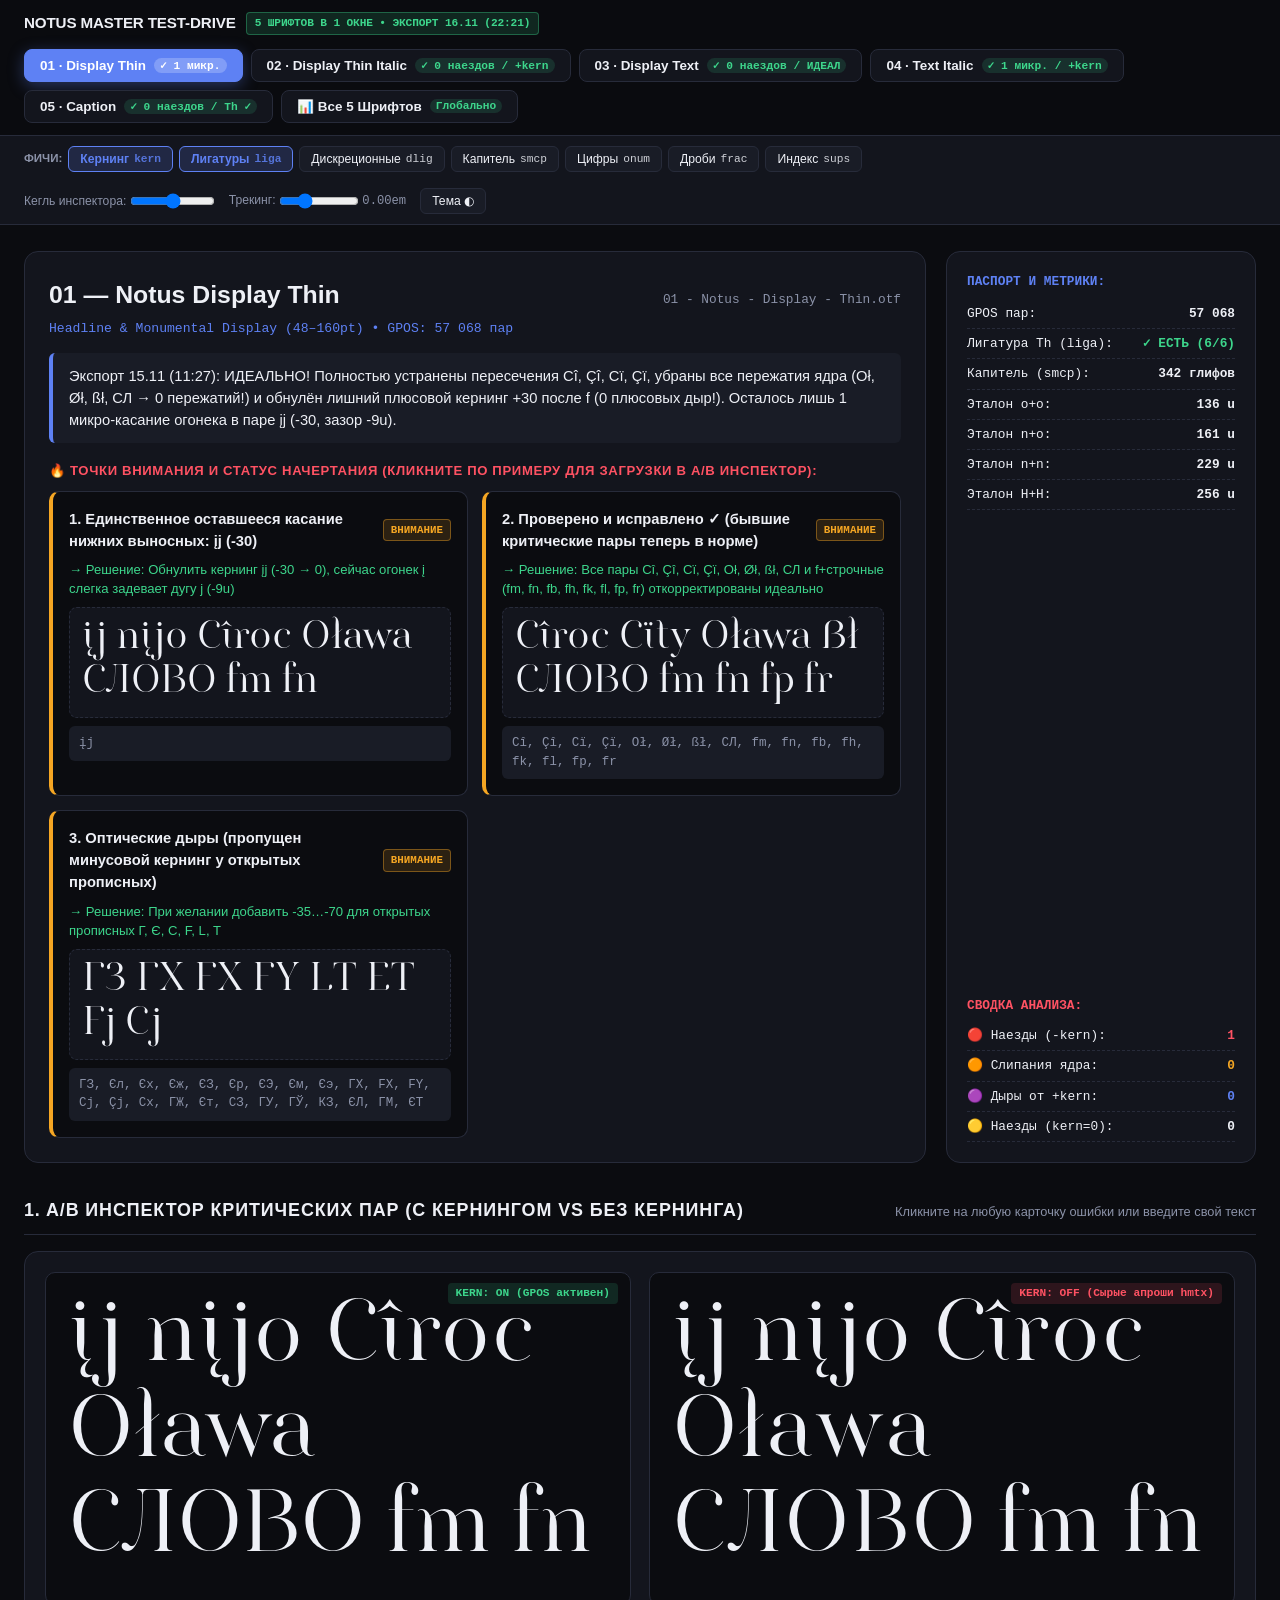
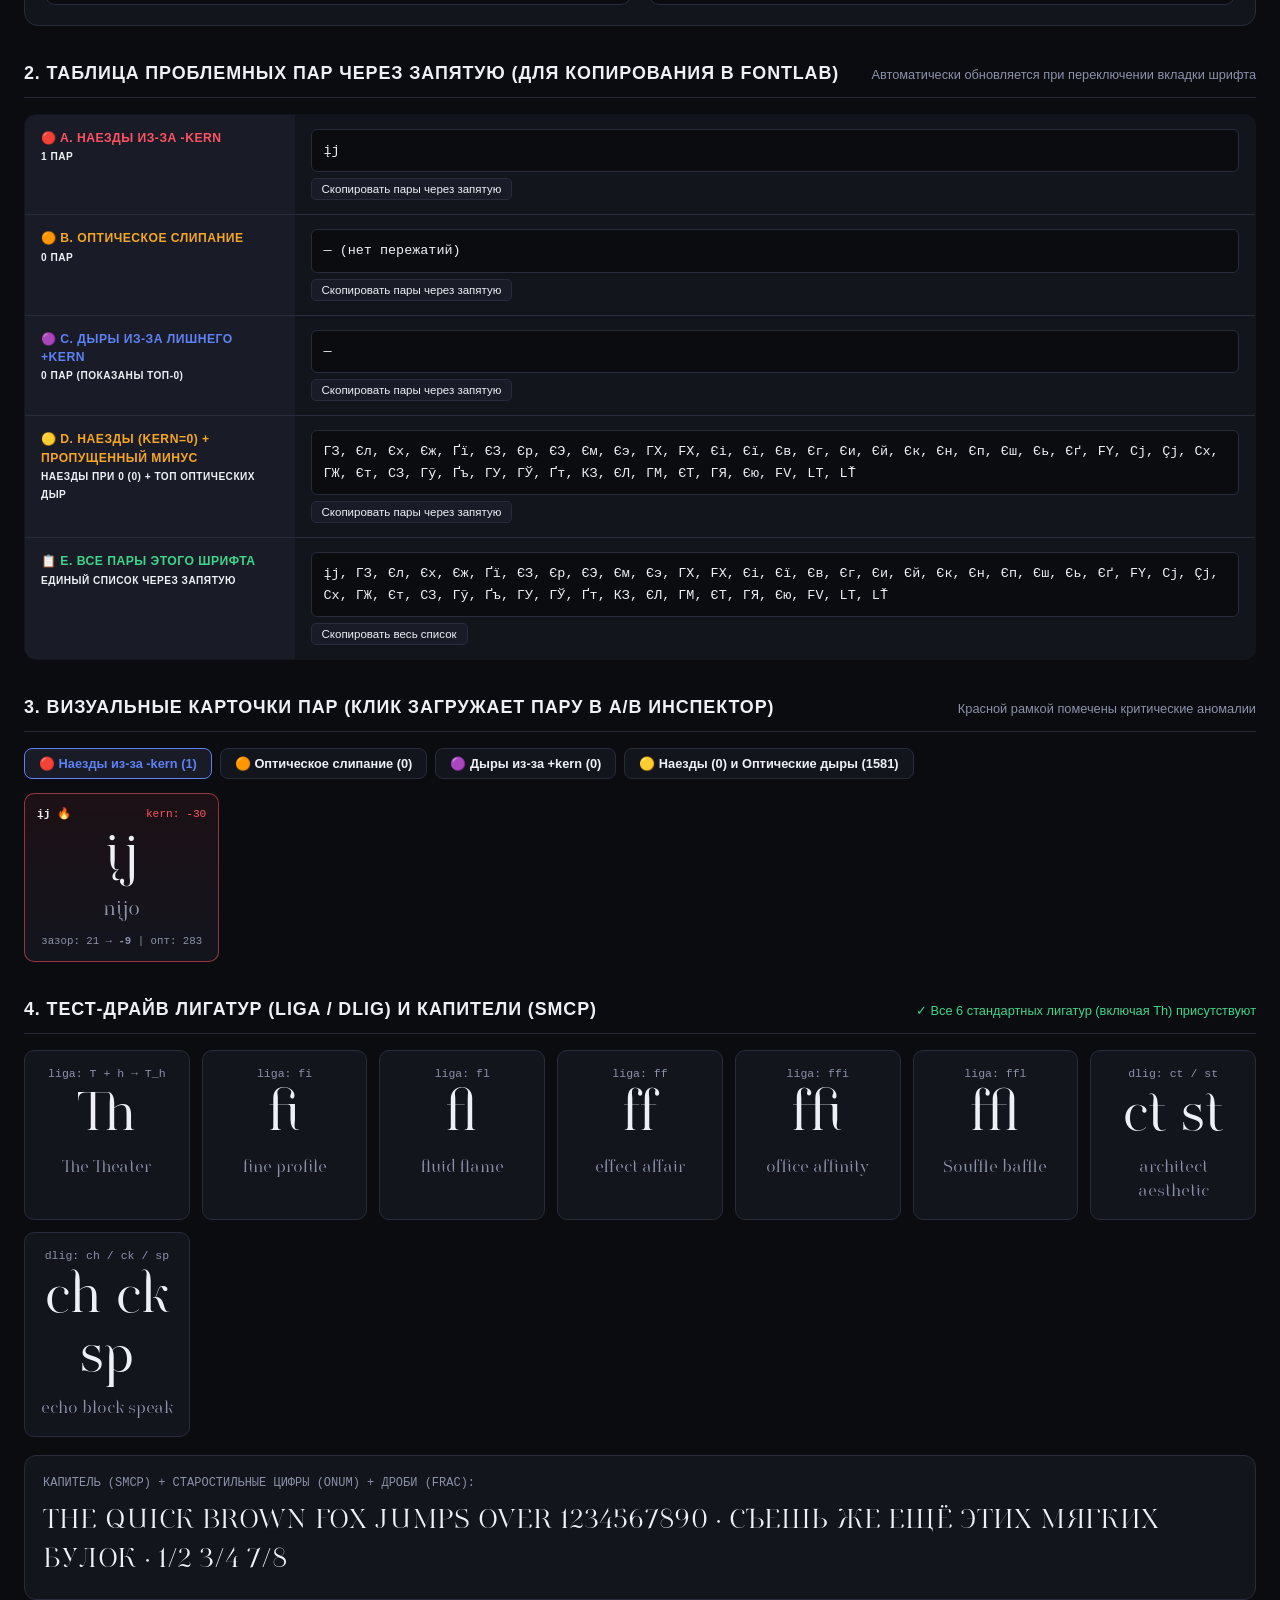
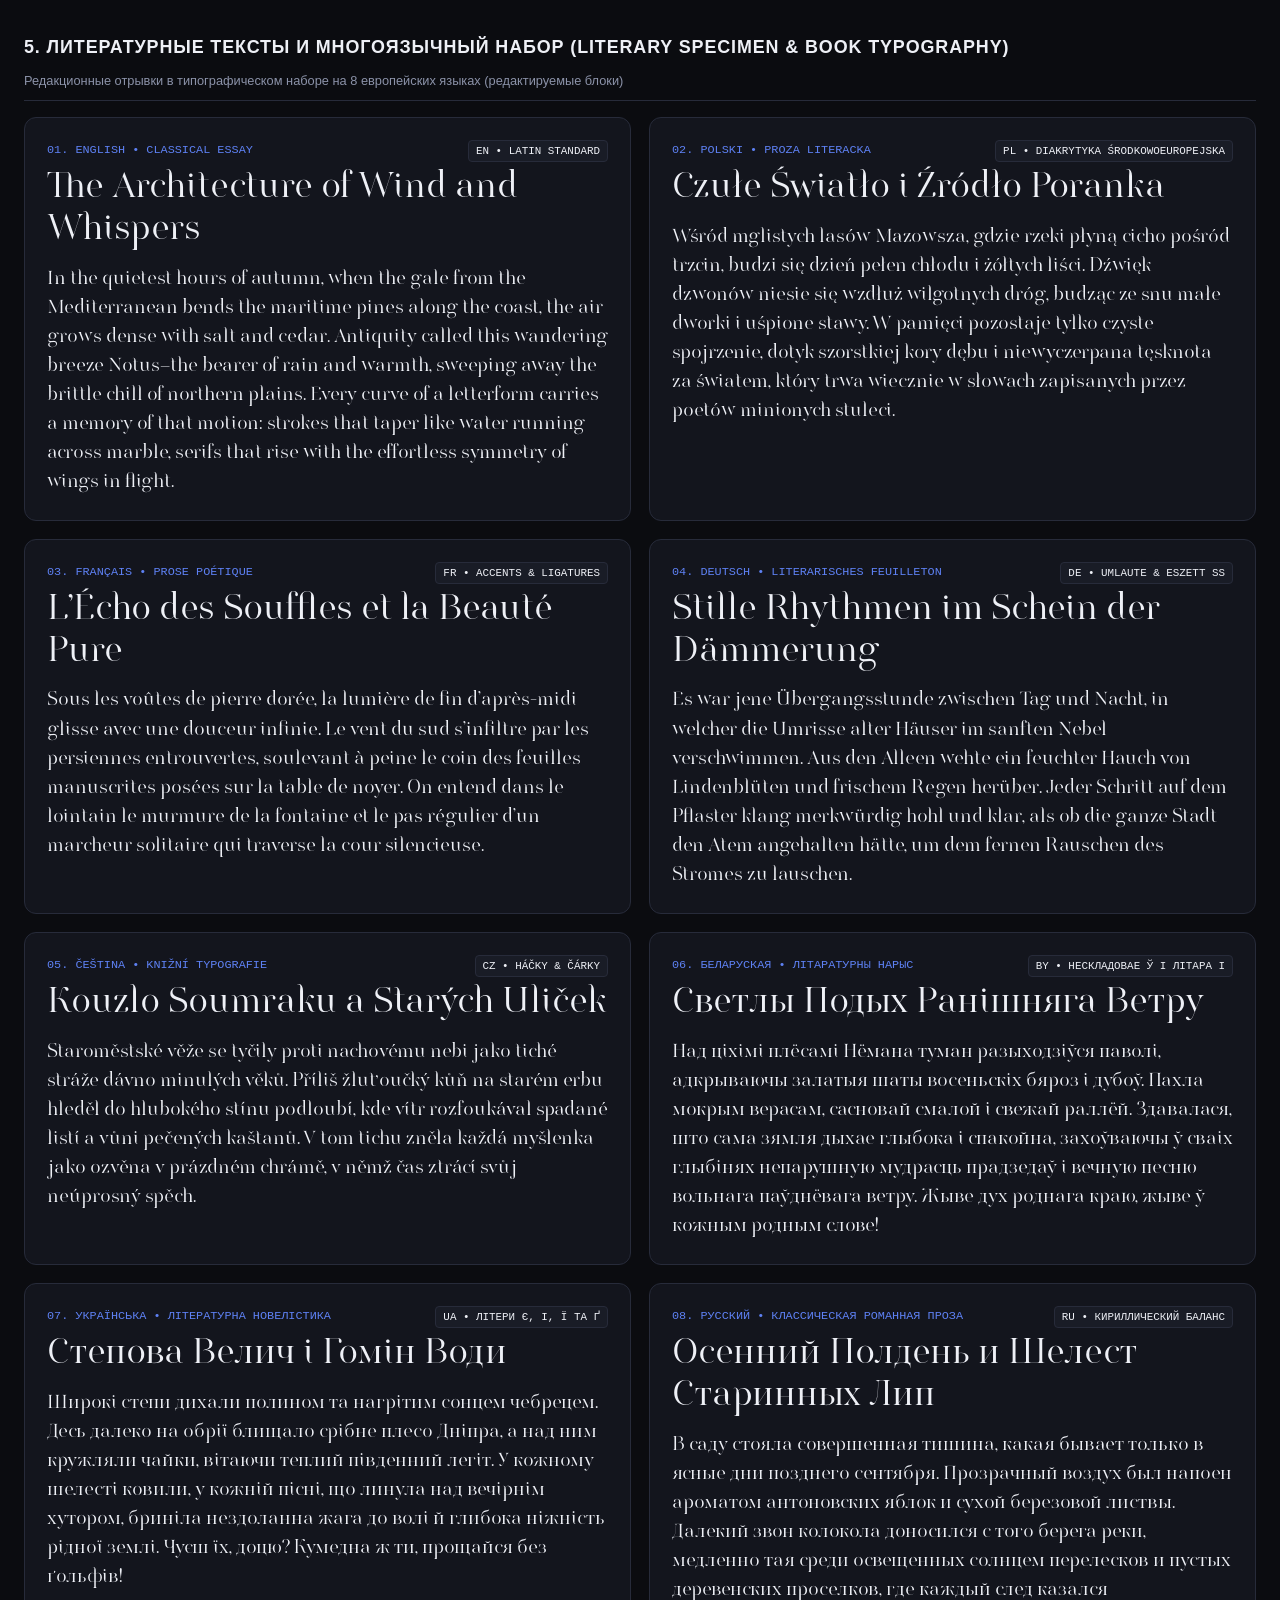
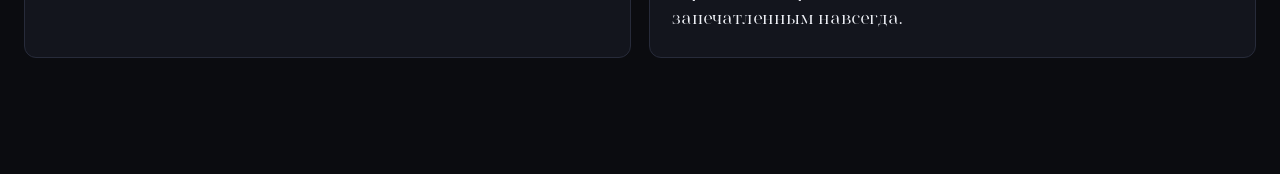
<file: notus-tester.html>
<!DOCTYPE html>
<html lang="ru">
<head>
<meta charset="UTF-8">
<meta name="viewport" content="width=device-width, initial-scale=1.0">
<title>Notus Unified Type Tester — Все 5 Шрифтов, Оптический Кернинг и Литературный Набор</title>
<style>
  @font-face {
    font-family: 'Notus Display';
    src: url('notus/Notus-Display.otf?v=20261116_2221') format('opentype');
    font-weight: normal;
    font-style: normal;
  }
  @font-face {
    font-family: 'Notus Display Italic';
    src: url('notus/Notus-Display Italic.otf?v=20261116_2221') format('opentype');
    font-weight: normal;
    font-style: italic;
  }
  @font-face {
    font-family: 'Notus Text';
    src: url('notus/Notus-Text.otf?v=20261116_2221') format('opentype');
    font-weight: normal;
    font-style: normal;
  }
  @font-face {
    font-family: 'Notus Text Italic';
    src: url('notus/Notus-Text-Italic.otf?v=20261116_2221') format('opentype');
    font-weight: normal;
    font-style: italic;
  }
  @font-face {
    font-family: 'Notus Caption';
    src: url('notus/Notus-Caption.otf?v=20261116_2221') format('opentype');
    font-weight: normal;
    font-style: normal;
  }

  :root {
    --bg: #0b0c10;
    --card: #13151d;
    --card-alt: #191c26;
    --border: #272b3a;
    --text: #eef0f6;
    --muted: #8b92a8;
    --accent: #5e81f4;
    --danger: #ff5263;
    --danger-bg: rgba(255, 82, 99, 0.14);
    --warn: #f5a623;
    --warn-bg: rgba(245, 166, 35, 0.14);
    --ok: #3dd68c;
    --ok-bg: rgba(61, 214, 140, 0.14);
    --active-font: 'Notus Display', serif;
    --active-style: normal;
  }

  [data-theme="light"] {
    --bg: #f5f4ef;
    --card: #ffffff;
    --card-alt: #eae8e0;
    --border: #d6d3c8;
    --text: #121316;
    --muted: #5f6370;
    --accent: #254ce6;
    --danger: #d92638;
    --danger-bg: rgba(217, 38, 56, 0.1);
    --warn: #c87a00;
    --warn-bg: rgba(200, 122, 0, 0.12);
    --ok: #158f54;
    --ok-bg: rgba(21, 143, 84, 0.12);
  }

  * { box-sizing: border-box; margin: 0; padding: 0; }
  body {
    background: var(--bg);
    color: var(--text);
    font-family: -apple-system, BlinkMacSystemFont, "Segoe UI", Roboto, sans-serif;
    line-height: 1.5;
    padding-bottom: 90px;
  }

  .dyn-font {
    font-family: var(--active-font);
    font-style: var(--active-style);
    font-kerning: normal;
    font-feature-settings: "kern" 1, "liga" 1;
  }

  /* Master Header */
  .master-header {
    position: sticky;
    top: 0;
    z-index: 200;
    background: rgba(11, 12, 16, 0.95);
    backdrop-filter: blur(14px);
    border-bottom: 1px solid var(--border);
  }
  [data-theme="light"] .master-header {
    background: rgba(245, 244, 239, 0.95);
  }

  .font-tabs-bar {
    padding: 12px 24px;
    display: flex;
    align-items: center;
    justify-content: space-between;
    gap: 14px;
    flex-wrap: wrap;
    border-bottom: 1px solid var(--border);
  }

  .brand-title {
    display: flex;
    align-items: center;
    gap: 10px;
    font-weight: 700;
    font-size: 0.95rem;
    letter-spacing: -0.01em;
  }
  .brand-badge {
    background: var(--ok-bg);
    color: var(--ok);
    border: 1px solid rgba(61, 214, 140, 0.35);
    font-size: 0.7rem;
    padding: 2px 8px;
    border-radius: 4px;
    font-family: monospace;
    text-transform: uppercase;
  }

  .font-tabs {
    display: flex;
    gap: 8px;
    flex-wrap: wrap;
  }
  .font-tab {
    background: var(--card);
    color: var(--text);
    border: 1px solid var(--border);
    padding: 8px 15px;
    border-radius: 8px;
    font-size: 0.84rem;
    font-weight: 600;
    cursor: pointer;
    display: inline-flex;
    align-items: center;
    gap: 8px;
    transition: all 0.15s;
  }
  .font-tab:hover {
    border-color: var(--accent);
  }
  .font-tab.active {
    background: var(--accent);
    color: #fff;
    border-color: var(--accent);
    box-shadow: 0 4px 16px rgba(94, 129, 244, 0.35);
  }
  .tab-pill {
    font-size: 0.7rem;
    font-family: monospace;
    padding: 1px 6px;
    border-radius: 10px;
    font-weight: 700;
  }
  .font-tab.active .tab-pill {
    background: rgba(255,255,255,0.22);
    color: #fff;
  }
  .tab-pill.crit { background: var(--danger-bg); color: var(--danger); }
  .tab-pill.warn { background: var(--warn-bg); color: var(--warn); }
  .tab-pill.ok { background: var(--ok-bg); color: var(--ok); }

  /* Toolbar */
  .toolbar {
    padding: 10px 24px;
    display: flex;
    flex-wrap: wrap;
    gap: 16px 24px;
    align-items: center;
    justify-content: space-between;
    background: var(--card);
  }
  .feat-group {
    display: flex;
    flex-wrap: wrap;
    gap: 6px;
    align-items: center;
  }
  .feat-btn {
    background: var(--card-alt);
    border: 1px solid var(--border);
    color: var(--text);
    padding: 5px 11px;
    border-radius: 6px;
    font-size: 0.76rem;
    cursor: pointer;
    display: inline-flex;
    align-items: center;
    gap: 5px;
  }
  .feat-btn.active {
    background: rgba(94, 129, 244, 0.18);
    border-color: var(--accent);
    color: var(--accent);
    font-weight: 600;
  }
  .feat-btn code { font-size: 0.7rem; opacity: 0.85; }

  .container {
    max-width: 1580px;
    margin: 0 auto;
    padding: 26px 24px;
    display: flex;
    flex-direction: column;
    gap: 34px;
  }

  /* Hero & Critical Points */
  .hero-grid {
    display: grid;
    grid-template-columns: 1fr 310px;
    gap: 20px;
    align-items: stretch;
  }
  @media (max-width: 1024px) { .hero-grid { grid-template-columns: 1fr; } }

  .hero-main {
    background: var(--card);
    border: 1px solid var(--border);
    border-radius: 14px;
    padding: 24px;
  }
  .hero-title-row {
    display: flex;
    justify-content: space-between;
    align-items: baseline;
    flex-wrap: wrap;
    gap: 10px;
    margin-bottom: 6px;
  }
  .hero-title-row h1 { font-size: 1.55rem; }
  .hero-meta { font-family: monospace; font-size: 0.82rem; color: var(--accent); margin-bottom: 14px; }
  .hero-verdict {
    background: var(--card-alt);
    border-left: 4px solid var(--accent);
    padding: 12px 16px;
    border-radius: 6px;
    font-size: 0.92rem;
    margin-bottom: 18px;
  }

  .crit-cards-list {
    display: grid;
    grid-template-columns: repeat(auto-fit, minmax(360px, 1fr));
    gap: 14px;
  }
  .crit-alert-card {
    background: var(--bg);
    border: 1px solid var(--border);
    border-left: 4px solid var(--danger);
    border-radius: 10px;
    padding: 16px;
    display: flex;
    flex-direction: column;
    gap: 8px;
  }
  .crit-alert-card.warn {
    border-left-color: var(--warn);
  }
  .crit-alert-head {
    display: flex;
    justify-content: space-between;
    align-items: center;
    gap: 8px;
  }
  .crit-tag {
    font-size: 0.68rem;
    font-family: monospace;
    font-weight: 800;
    padding: 2px 7px;
    border-radius: 4px;
    text-transform: uppercase;
  }
  .crit-tag.CRIT { background: var(--danger-bg); color: var(--danger); border: 1px solid rgba(255,82,99,0.4); }
  .crit-tag.WARN { background: var(--warn-bg); color: var(--warn); border: 1px solid rgba(245,166,35,0.4); }
  .crit-alert-title { font-weight: 700; font-size: 0.92rem; }
  .crit-alert-fix { font-size: 0.82rem; color: var(--ok); font-weight: 500; }
  .crit-alert-sample {
    font-size: 2.35rem;
    line-height: 1.18;
    padding: 10px 12px;
    background: var(--card);
    border: 1px dashed var(--border);
    border-radius: 8px;
    cursor: pointer;
  }
  .crit-alert-pairs {
    font-family: monospace;
    font-size: 0.78rem;
    color: var(--muted);
    background: var(--card-alt);
    padding: 8px 10px;
    border-radius: 6px;
    user-select: all;
  }

  .metrics-sidebar {
    background: var(--card);
    border: 1px solid var(--border);
    border-radius: 14px;
    padding: 20px;
    display: flex;
    flex-direction: column;
    justify-content: space-between;
    gap: 12px;
    font-family: monospace;
    font-size: 0.8rem;
  }
  .metric-row {
    display: flex;
    justify-content: space-between;
    padding: 5px 0;
    border-bottom: 1px dashed var(--border);
  }

  /* Section Headers */
  .sec-head {
    display: flex;
    justify-content: space-between;
    align-items: baseline;
    flex-wrap: wrap;
    gap: 10px;
    border-bottom: 1px solid var(--border);
    padding-bottom: 10px;
    margin-bottom: 16px;
  }
  .sec-head h2 { font-size: 1.12rem; text-transform: uppercase; letter-spacing: 0.05em; }
  .sec-head span { font-size: 0.8rem; color: var(--muted); }

  /* A/B Inspector */
  .inspector-grid {
    display: grid;
    grid-template-columns: 1fr 1fr;
    gap: 18px;
    background: var(--card);
    border: 1px solid var(--border);
    border-radius: 14px;
    padding: 20px;
  }
  @media (max-width: 900px) { .inspector-grid { grid-template-columns: 1fr; } }
  .insp-box {
    background: var(--bg);
    border: 1px solid var(--border);
    border-radius: 10px;
    padding: 22px;
    position: relative;
  }
  .insp-badge {
    position: absolute;
    top: 10px;
    right: 12px;
    font-size: 0.7rem;
    font-family: monospace;
    font-weight: 700;
    padding: 2px 8px;
    border-radius: 4px;
  }
  .insp-badge.on { background: var(--ok-bg); color: var(--ok); }
  .insp-badge.off { background: var(--danger-bg); color: var(--danger); }
  .insp-text {
    font-size: 5.2rem;
    line-height: 1.15;
    min-height: 105px;
    outline: none;
  }

  /* Comma Table */
  .comma-table {
    width: 100%;
    border-collapse: collapse;
    background: var(--card);
    border: 1px solid var(--border);
    border-radius: 12px;
    overflow: hidden;
    font-size: 0.86rem;
  }
  .comma-table th, .comma-table td {
    padding: 14px 16px;
    border-bottom: 1px solid var(--border);
    text-align: left;
    vertical-align: top;
  }
  .comma-table th {
    width: 270px;
    background: var(--card-alt);
    font-size: 0.76rem;
    text-transform: uppercase;
    letter-spacing: 0.04em;
  }
  .comma-box {
    font-family: monospace;
    font-size: 0.84rem;
    line-height: 1.6;
    background: var(--bg);
    border: 1px solid var(--border);
    padding: 10px 12px;
    border-radius: 6px;
    user-select: all;
    word-break: break-all;
  }
  .copy-btn {
    margin-top: 6px;
    background: var(--card-alt);
    border: 1px solid var(--border);
    color: var(--text);
    padding: 4px 10px;
    border-radius: 5px;
    font-size: 0.72rem;
    cursor: pointer;
  }
  .copy-btn:hover { border-color: var(--accent); }

  /* Filter Tabs & Cards */
  .cat-tabs {
    display: flex;
    gap: 8px;
    flex-wrap: wrap;
    margin-bottom: 14px;
  }
  .cat-tab {
    background: var(--card);
    border: 1px solid var(--border);
    color: var(--text);
    padding: 7px 14px;
    border-radius: 8px;
    font-size: 0.8rem;
    font-weight: 600;
    cursor: pointer;
  }
  .cat-tab.active {
    background: var(--card-alt);
    border-color: var(--accent);
    color: var(--accent);
  }

  .pair-grid {
    display: grid;
    grid-template-columns: repeat(auto-fill, minmax(168px, 1fr));
    gap: 12px;
  }
  .pair-chip {
    background: var(--card);
    border: 1px solid var(--border);
    border-radius: 10px;
    padding: 12px;
    cursor: pointer;
    display: flex;
    flex-direction: column;
    align-items: center;
    gap: 4px;
    position: relative;
    transition: transform 0.12s, border-color 0.12s;
  }
  .pair-chip.is-crit {
    border-color: rgba(255, 82, 99, 0.55);
    background: linear-gradient(180deg, rgba(255, 82, 99, 0.07) 0%, var(--card) 100%);
  }
  .pair-chip:hover {
    transform: translateY(-2px);
    border-color: var(--accent);
  }
  .pair-chip__top {
    width: 100%;
    display: flex;
    justify-content: space-between;
    font-size: 0.7rem;
    font-family: monospace;
  }
  .pair-chip__glyphs {
    font-size: 3.1rem;
    line-height: 1.15;
    margin: 4px 0;
  }
  .pair-chip__ctx {
    font-size: 1.25rem;
    color: var(--muted);
  }
  .pair-chip__metrics {
    font-size: 0.67rem;
    font-family: monospace;
    color: var(--muted);
    margin-top: 3px;
  }

  /* Ligatures & Editorial */
  .ot-grid {
    display: grid;
    grid-template-columns: repeat(auto-fill, minmax(150px, 1fr));
    gap: 12px;
  }
  .ot-card {
    background: var(--card);
    border: 1px solid var(--border);
    border-radius: 10px;
    padding: 14px;
    text-align: center;
  }
  .ot-card.crit-missing {
    border: 2px solid var(--danger);
    background: var(--danger-bg);
  }
  .ot-card__meta { font-size: 0.72rem; font-family: monospace; color: var(--muted); }
  .ot-card__big { font-size: 3.2rem; line-height: 1.15; margin: 8px 0; }
  .ot-card__word { font-size: 1rem; color: var(--muted); }

  .editorial-grid {
    display: grid;
    grid-template-columns: 1fr 1fr;
    gap: 18px;
  }
  @media (max-width: 1000px) { .editorial-grid { grid-template-columns: 1fr; } }
  .ed-card {
    background: var(--card);
    border: 1px solid var(--border);
    border-radius: 12px;
    padding: 22px;
  }
  .ed-label {
    font-size: 0.74rem;
    font-family: monospace;
    text-transform: uppercase;
    color: var(--accent);
    margin-bottom: 8px;
    display: flex;
    justify-content: space-between;
    align-items: center;
  }
  .ed-lang-badge {
    background: var(--card-alt);
    border: 1px solid var(--border);
    color: var(--text);
    padding: 2px 7px;
    border-radius: 4px;
    font-size: 0.68rem;
    font-family: monospace;
  }
  .ed-display { font-size: 2.1rem; line-height: 1.24; margin-bottom: 12px; outline: none; }
  .ed-body { font-size: 1.12rem; line-height: 1.62; outline: none; color: var(--text); }

  mark.crit-hl {
    background: rgba(255, 82, 99, 0.22);
    color: inherit;
    border-bottom: 2px solid var(--danger);
    padding: 0 2px;
    border-radius: 3px;
  }

  /* Global Family Dashboard */
  .global-hero {
    background: var(--card);
    border: 1px solid var(--border);
    border-radius: 14px;
    padding: 26px;
    display: flex;
    flex-direction: column;
    gap: 20px;
  }
  .global-hero__head {
    display: flex;
    justify-content: space-between;
    align-items: flex-start;
    flex-wrap: wrap;
    gap: 14px;
    border-bottom: 1px solid var(--border);
    padding-bottom: 16px;
  }
  .global-kpis-grid {
    display: grid;
    grid-template-columns: repeat(auto-fit, minmax(200px, 1fr));
    gap: 14px;
  }
  .kpi-card {
    background: var(--card-alt);
    border: 1px solid var(--border);
    border-radius: 10px;
    padding: 16px;
    display: flex;
    flex-direction: column;
    gap: 4px;
  }
  .kpi-label {
    font-size: 0.72rem;
    font-family: monospace;
    text-transform: uppercase;
    color: var(--muted);
  }
  .kpi-val {
    font-size: 1.9rem;
    font-weight: 800;
    font-family: monospace;
    line-height: 1.2;
  }
  .kpi-sub {
    font-size: 0.75rem;
    color: var(--muted);
    line-height: 1.4;
  }

  .global-table {
    width: 100%;
    border-collapse: collapse;
    background: var(--card);
    border: 1px solid var(--border);
    border-radius: 12px;
    overflow: hidden;
    font-size: 0.85rem;
  }
  .global-table th, .global-table td {
    padding: 14px 14px;
    border-bottom: 1px solid var(--border);
    text-align: left;
    vertical-align: middle;
  }
  .global-table th {
    background: var(--card-alt);
    font-size: 0.73rem;
    text-transform: uppercase;
    letter-spacing: 0.04em;
    color: var(--muted);
  }
  .global-table tr:hover td {
    background: rgba(255,255,255,0.02);
  }

  .stack-card {
    background: var(--card);
    border: 1px solid var(--border);
    border-radius: 12px;
    padding: 22px;
    display: flex;
    flex-direction: column;
    gap: 16px;
  }
  .stack-row {
    border-bottom: 1px dashed var(--border);
    padding-bottom: 14px;
    display: flex;
    flex-direction: column;
    gap: 4px;
  }
  .stack-meta {
    display: flex;
    justify-content: space-between;
    font-size: 0.74rem;
    font-family: monospace;
    color: var(--muted);
  }
  .stack-text {
    font-size: 2.2rem;
    line-height: 1.2;
    outline: none;
    cursor: text;
  }

  .pill-preset {
    background: var(--card-alt);
    border: 1px solid var(--border);
    color: var(--text);
    padding: 4px 11px;
    border-radius: 12px;
    font-size: 0.75rem;
    cursor: pointer;
  }
  .pill-preset:hover {
    border-color: var(--accent);
    color: var(--accent);
  }
</style>
</head>
<body>

<header class="master-header">
  <div class="font-tabs-bar">
    <div class="brand-title">
      <span>NOTUS MASTER TEST-DRIVE</span>
      <span class="brand-badge">5 Шрифтов в 1 Окне &bull; Экспорт 16.11 (22:21)</span>
    </div>
    <div class="font-tabs" id="fontTabs">
      <button class="font-tab active" data-id="01" onclick="selectFont('01')">
        01 · Display Thin <span class="tab-pill ok">✓ 1 микр.</span>
      </button>
      <button class="font-tab" data-id="02" onclick="selectFont('02')">
        02 · Display Thin Italic <span class="tab-pill ok">✓ 0 наездов / +kern</span>
      </button>
      <button class="font-tab" data-id="03" onclick="selectFont('03')">
        03 · Display Text <span class="tab-pill ok">✓ 0 наездов / ИДЕАЛ</span>
      </button>
      <button class="font-tab" data-id="04" onclick="selectFont('04')">
        04 · Text Italic <span class="tab-pill ok">✓ 1 микр. / +kern</span>
      </button>
      <button class="font-tab" data-id="05" onclick="selectFont('05')">
        05 · Caption <span class="tab-pill ok">✓ 0 наездов / Th ✓</span>
      </button>
      <button class="font-tab" data-id="all" onclick="selectFont('all')">
        📊 Все 5 Шрифтов <span class="tab-pill ok">Глобально</span>
      </button>
    </div>
  </div>

  <div class="toolbar">
    <div class="feat-group">
      <span style="font-size:0.72rem; color:var(--muted); text-transform:uppercase; font-weight:700;">Фичи:</span>
      <button class="feat-btn active" id="btn-kern" onclick="toggleFeat('kern')">Кернинг <code>kern</code></button>
      <button class="feat-btn active" id="btn-liga" onclick="toggleFeat('liga')">Лигатуры <code>liga</code></button>
      <button class="feat-btn" id="btn-dlig" onclick="toggleFeat('dlig')">Дискреционные <code>dlig</code></button>
      <button class="feat-btn" id="btn-smcp" onclick="toggleFeat('smcp')">Капитель <code>smcp</code></button>
      <button class="feat-btn" id="btn-onum" onclick="toggleFeat('onum')">Цифры <code>onum</code></button>
      <button class="feat-btn" id="btn-frac" onclick="toggleFeat('frac')">Дроби <code>frac</code></button>
      <button class="feat-btn" id="btn-sups" onclick="toggleFeat('sups')">Индекс <code>sups</code></button>
    </div>
    <div style="display:flex; align-items:center; gap:14px; flex-wrap:wrap;">
      <label style="font-size:0.76rem; color:var(--muted);">Кегль инспектора:
        <input type="range" min="36" max="130" value="84" oninput="setInspSize(this.value)" style="vertical-align:middle; width:85px;">
      </label>
      <label style="font-size:0.76rem; color:var(--muted);">Трекинг:
        <input type="range" min="-0.06" max="0.15" step="0.005" value="0" oninput="setTracking(this.value)" style="vertical-align:middle; width:80px;">
        <span id="trackVal" style="font-family:monospace;">0.00em</span>
      </label>
      <button class="feat-btn" onclick="toggleTheme()">Тема ◐</button>
    </div>
  </div>
</header>

<div class="container">

  <!-- ========================================================================
       1. SINGLE FONT VIEW (Показывается при выборе 01, 02, 03, 04, 05)
       ======================================================================== -->
  <div id="singleFontView" style="display:flex; flex-direction:column; gap:34px;">

    <!-- 1.1 БЛОК КРИТИЧЕСКИХ МОМЕНТОВ ВЫБРАННОГО ШРИФТА -->
    <div class="hero-grid">
      <div class="hero-main">
        <div class="hero-title-row">
          <h1 id="heroName">01 — Notus Display Thin</h1>
          <span id="heroFile" style="font-family:monospace; font-size:0.8rem; color:var(--muted);"></span>
        </div>
        <div class="hero-meta" id="heroRole"></div>
        <div class="hero-verdict" id="heroVerdict"></div>

        <h3 style="font-size:0.82rem; text-transform:uppercase; letter-spacing:0.05em; color:var(--danger); margin-bottom:10px;">
          🔥 Точки внимания и статус начертания (кликните по примеру для загрузки в A/B инспектор):
        </h3>
        <div class="crit-cards-list" id="critPointsContainer"></div>
      </div>

      <div class="metrics-sidebar">
        <div>
          <div style="color:var(--accent); font-weight:700; margin-bottom:8px; text-transform:uppercase;">Паспорт и Метрики:</div>
          <div class="metric-row"><span>GPOS пар:</span> <strong id="mGpos">—</strong></div>
          <div class="metric-row"><span>Лигатура Th (liga):</span> <strong id="mTh">—</strong></div>
          <div class="metric-row"><span>Капитель (smcp):</span> <strong id="mSmcp">—</strong></div>
          <div class="metric-row"><span>Эталон o+o:</span> <strong id="mOO">—</strong></div>
          <div class="metric-row"><span>Эталон n+o:</span> <strong id="mNO">—</strong></div>
          <div class="metric-row"><span>Эталон n+n:</span> <strong id="mNN">—</strong></div>
          <div class="metric-row"><span>Эталон H+H:</span> <strong id="mHH">—</strong></div>
        </div>
        <div>
          <div style="color:var(--danger); font-weight:700; margin-bottom:6px; text-transform:uppercase;">Сводка анализа:</div>
          <div class="metric-row"><span>🔴 Наезды (-kern):</span> <strong id="cNeg" style="color:var(--danger);">0</strong></div>
          <div class="metric-row"><span>🟠 Слипания ядра:</span> <strong id="cTight" style="color:var(--warn);">0</strong></div>
          <div class="metric-row"><span>🟣 Дыры от +kern:</span> <strong id="cPos" style="color:var(--accent);">0</strong></div>
          <div class="metric-row"><span>🟡 Наезды (kern=0):</span> <strong id="cNat">0</strong></div>
        </div>
      </div>
    </div>

    <!-- 1.2 ИНТЕРАКТИВНЫЙ A/B ИНСПЕКТОР (KERN ON vs KERN OFF) -->
    <section>
      <div class="sec-head">
        <h2>1. A/B Инспектор Критических Пар (С кернингом vs Без кернинга)</h2>
        <span>Кликните на любую карточку ошибки или введите свой текст</span>
      </div>
      <div class="inspector-grid">
        <div class="insp-box">
          <span class="insp-badge on">KERN: ON (GPOS активен)</span>
          <div id="inspOn" class="insp-text dyn-font" contenteditable="true" spellcheck="false" style="font-feature-settings:'kern' 1; font-kerning:normal;">įj nįjo Cîroc Oława СЛОВО fm fn</div>
        </div>
        <div class="insp-box">
          <span class="insp-badge off">KERN: OFF (Сырые апроши hmtx)</span>
          <div id="inspOff" class="insp-text dyn-font" contenteditable="true" spellcheck="false" style="font-feature-settings:'kern' 0; font-kerning:none;">įj nįjo Cîroc Oława СЛОВО fm fn</div>
        </div>
      </div>
    </section>

    <!-- 1.3 ТАБЛИЦА ПАР ЧЕРЕЗ ЗАПЯТУЮ (ДЛЯ FONTLAB) -->
    <section>
      <div class="sec-head">
        <h2>2. Таблица проблемных пар через запятую (для копирования в FontLab)</h2>
        <span>Автоматически обновляется при переключении вкладки шрифта</span>
      </div>
      <table class="comma-table">
        <tbody>
          <tr>
            <th>
              <span style="color:var(--danger);">🔴 A. Наезды из-за -kern</span><br>
              <small id="lblCountNeg">Контуры пересекаются</small>
            </th>
            <td>
              <div class="comma-box" id="commaNeg"></div>
              <button class="copy-btn" onclick="copyBox('commaNeg', this)">Скопировать пары через запятую</button>
            </td>
          </tr>
          <tr>
            <th>
              <span style="color:var(--warn);">🟠 B. Оптическое слипание</span><br>
              <small id="lblCountTight">Слишком узкий просвет ядра</small>
            </th>
            <td>
              <div class="comma-box" id="commaTight"></div>
              <button class="copy-btn" onclick="copyBox('commaTight', this)">Скопировать пары через запятую</button>
            </td>
          </tr>
          <tr>
            <th>
              <span style="color:var(--accent);">🟣 C. Дыры из-за лишнего +kern</span><br>
              <small id="lblCountPos">Плюсовой кернинг разрывает слово</small>
            </th>
            <td>
              <div class="comma-box" id="commaPos"></div>
              <button class="copy-btn" onclick="copyBox('commaPos', this)">Скопировать пары через запятую</button>
            </td>
          </tr>
          <tr>
            <th>
              <span style="color:var(--warn);">🟡 D. Наезды (kern=0) + Пропущенный минус</span><br>
              <small id="lblCountOpt">Оптические дыры</small>
            </th>
            <td>
              <div class="comma-box" id="commaOpt"></div>
              <button class="copy-btn" onclick="copyBox('commaOpt', this)">Скопировать пары через запятую</button>
            </td>
          </tr>
          <tr>
            <th>
              <span style="color:var(--ok);">📋 E. ВСЕ ПАРЫ ЭТОГО ШРИФТА</span><br>
              <small>Единый список через запятую</small>
            </th>
            <td>
              <div class="comma-box" id="commaAll"></div>
              <button class="copy-btn" onclick="copyBox('commaAll', this)">Скопировать весь список</button>
            </td>
          </tr>
        </tbody>
      </table>
    </section>

    <!-- 1.4 ВИЗУАЛЬНЫЕ КАРТОЧКИ ПАР -->
    <section>
      <div class="sec-head">
        <h2>3. Визуальные карточки пар (клик загружает пару в A/B инспектор)</h2>
        <span>Красной рамкой помечены критические аномалии</span>
      </div>
      <div class="cat-tabs">
        <button class="cat-tab active" data-cat="crashes_neg" onclick="selectCategory('crashes_neg')">🔴 Наезды из-за -kern (<span id="tabCntNeg">0</span>)</button>
        <button class="cat-tab" data-cat="over_tight" onclick="selectCategory('over_tight')">🟠 Оптическое слипание (<span id="tabCntTight">0</span>)</button>
        <button class="cat-tab" data-cat="pos_holes" onclick="selectCategory('pos_holes')">🟣 Дыры из-за +kern (<span id="tabCntPos">0</span>)</button>
        <button class="cat-tab" data-cat="opt_holes" onclick="selectCategory('opt_holes')">🟡 Наезды (0) и Оптические дыры (<span id="tabCntOpt">0</span>)</button>
      </div>
      <div class="pair-grid" id="pairCardsGrid"></div>
    </section>

    <!-- 1.5 ТЕСТ-ДРАЙВ ЛИГАТУР И КАПИТЕЛИ -->
    <section>
      <div class="sec-head">
        <h2>4. Тест-Драйв Лигатур (liga / dlig) и Капители (smcp)</h2>
        <span id="thStatusBanner"></span>
      </div>
      <div class="ot-grid" style="margin-bottom:18px;">
        <div class="ot-card" id="thCard">
          <div class="ot-card__meta">liga: T + h &rarr; T_h</div>
          <div class="ot-card__big dyn-font" style="font-feature-settings:'liga' 1;">Th</div>
          <div class="ot-card__word dyn-font" style="font-feature-settings:'liga' 1;">The Theater</div>
        </div>
        <div class="ot-card"><div class="ot-card__meta">liga: fi</div><div class="ot-card__big dyn-font" style="font-feature-settings:'liga' 1;">fi</div><div class="ot-card__word dyn-font">fine profile</div></div>
        <div class="ot-card"><div class="ot-card__meta">liga: fl</div><div class="ot-card__big dyn-font" style="font-feature-settings:'liga' 1;">fl</div><div class="ot-card__word dyn-font">fluid flame</div></div>
        <div class="ot-card"><div class="ot-card__meta">liga: ff</div><div class="ot-card__big dyn-font" style="font-feature-settings:'liga' 1;">ff</div><div class="ot-card__word dyn-font">effect affair</div></div>
        <div class="ot-card"><div class="ot-card__meta">liga: ffi</div><div class="ot-card__big dyn-font" style="font-feature-settings:'liga' 1;">ffi</div><div class="ot-card__word dyn-font">office affinity</div></div>
        <div class="ot-card"><div class="ot-card__meta">liga: ffl</div><div class="ot-card__big dyn-font" style="font-feature-settings:'liga' 1;">ffl</div><div class="ot-card__word dyn-font">Souffle baffle</div></div>
        <div class="ot-card"><div class="ot-card__meta">dlig: ct / st</div><div class="ot-card__big dyn-font" style="font-feature-settings:'dlig' 1;">ct st</div><div class="ot-card__word dyn-font">architect aesthetic</div></div>
        <div class="ot-card"><div class="ot-card__meta">dlig: ch / ck / sp</div><div class="ot-card__big dyn-font" style="font-feature-settings:'dlig' 1;">ch ck sp</div><div class="ot-card__word dyn-font">echo block speak</div></div>
      </div>

      <div style="background:var(--card); border:1px solid var(--border); border-radius:12px; padding:18px; display:flex; flex-direction:column; gap:12px;">
        <div style="font-size:0.75rem; font-family:monospace; color:var(--muted); text-transform:uppercase;">Капитель (smcp) + Старостильные цифры (onum) + Дроби (frac):</div>
        <div class="dyn-font" style="font-size:1.6rem; letter-spacing:0.04em;" contenteditable="true" spellcheck="false">
          THE QUICK BROWN FOX JUMPS OVER 1234567890 &bull; СЪЕШЬ ЖЕ ЕЩЁ ЭТИХ МЯГКИХ БУЛОК &bull; 1/2 3/4 7/8
        </div>
      </div>
    </section>

    <!-- 1.6 МНОГОЯЗЫЧНЫЙ ЛИТЕРАТУРНЫЙ ТЕСТ-ДРАЙВ -->
    <section>
      <div class="sec-head">
        <h2>5. Литературные Тексты и Многоязычный Набор (Literary Specimen & Book Typography)</h2>
        <span>Редакционные отрывки в типографическом наборе на 8 европейских языках (редактируемые блоки)</span>
      </div>
      <div class="editorial-grid">

        <!-- 01. English Prose -->
        <div class="ed-card">
          <div class="ed-label">
            <span>01. English &bull; Classical Essay</span>
            <span class="ed-lang-badge">EN &bull; Latin Standard</span>
          </div>
          <div class="ed-display dyn-font" contenteditable="true" spellcheck="false">
            The Architecture of Wind and Whispers
          </div>
          <div class="ed-body dyn-font" contenteditable="true" spellcheck="false">
            In the quietest hours of autumn, when the gale from the Mediterranean bends the maritime pines along the coast, the air grows dense with salt and cedar. Antiquity called this wandering breeze Notus—the bearer of rain and warmth, sweeping away the brittle chill of northern plains. Every curve of a letterform carries a memory of that motion: strokes that taper like water running across marble, serifs that rise with the effortless symmetry of wings in flight.
          </div>
        </div>

        <!-- 02. Polish Prose -->
        <div class="ed-card">
          <div class="ed-label">
            <span>02. Polski &bull; Proza Literacka</span>
            <span class="ed-lang-badge">PL &bull; Diakrytyka Środkowoeuropejska</span>
          </div>
          <div class="ed-display dyn-font" contenteditable="true" spellcheck="false">
            Czułe Światło i Źródło Poranka
          </div>
          <div class="ed-body dyn-font" contenteditable="true" spellcheck="false">
            Wśród mglistych lasów Mazowsza, gdzie rzeki płyną cicho pośród trzcin, budzi się dzień pełen chłodu i żółtych liści. Dźwięk dzwonów niesie się wzdłuż wilgotnych dróg, budząc ze snu małe dworki i uśpione stawy. W pamięci pozostaje tylko czyste spojrzenie, dotyk szorstkiej kory dębu i niewyczerpana tęsknota za światem, który trwa wiecznie w słowach zapisanych przez poetów minionych stuleci.
          </div>
        </div>

        <!-- 03. French Prose -->
        <div class="ed-card">
          <div class="ed-label">
            <span>03. Français &bull; Prose Poétique</span>
            <span class="ed-lang-badge">FR &bull; Accents &amp; Ligatures</span>
          </div>
          <div class="ed-display dyn-font" contenteditable="true" spellcheck="false">
            L’Écho des Souffles et la Beauté Pure
          </div>
          <div class="ed-body dyn-font" contenteditable="true" spellcheck="false">
            Sous les voûtes de pierre dorée, la lumière de fin d’après-midi glisse avec une douceur infinie. Le vent du sud s’infiltre par les persiennes entrouvertes, soulevant à peine le coin des feuilles manuscrites posées sur la table de noyer. On entend dans le lointain le murmure de la fontaine et le pas régulier d’un marcheur solitaire qui traverse la cour silencieuse.
          </div>
        </div>

        <!-- 04. German Prose -->
        <div class="ed-card">
          <div class="ed-label">
            <span>04. Deutsch &bull; Literarisches Feuilleton</span>
            <span class="ed-lang-badge">DE &bull; Umlaute &amp; Eszett ß</span>
          </div>
          <div class="ed-display dyn-font" contenteditable="true" spellcheck="false">
            Stille Rhythmen im Schein der Dämmerung
          </div>
          <div class="ed-body dyn-font" contenteditable="true" spellcheck="false">
            Es war jene Übergangsstunde zwischen Tag und Nacht, in welcher die Umrisse alter Häuser im sanften Nebel verschwimmen. Aus den Alleen wehte ein feuchter Hauch von Lindenblüten und frischem Regen herüber. Jeder Schritt auf dem Pflaster klang merkwürdig hohl und klar, als ob die ganze Stadt den Atem angehalten hätte, um dem fernen Rauschen des Stromes zu lauschen.
          </div>
        </div>

        <!-- 05. Czech Prose -->
        <div class="ed-card">
          <div class="ed-label">
            <span>05. Čeština &bull; Knižní Typografie</span>
            <span class="ed-lang-badge">CZ &bull; Háčky &amp; Čárky</span>
          </div>
          <div class="ed-display dyn-font" contenteditable="true" spellcheck="false">
            Kouzlo Soumraku a Starých Uliček
          </div>
          <div class="ed-body dyn-font" contenteditable="true" spellcheck="false">
            Staroměstské věže se tyčily proti nachovému nebi jako tiché stráže dávno minulých věků. Příliš žluťoučký kůň na starém erbu hleděl do hlubokého stínu podloubí, kde vítr rozfoukával spadané listí a vůni pečených kaštanů. V tom tichu zněla každá myšlenka jako ozvěna v prázdném chrámě, v němž čas ztrácí svůj neúprosný spěch.
          </div>
        </div>

        <!-- 06. Belarusian Prose -->
        <div class="ed-card">
          <div class="ed-label">
            <span>06. Беларуская &bull; Літаратурны Нарыс</span>
            <span class="ed-lang-badge">BY &bull; Нескладовае Ў і Літара І</span>
          </div>
          <div class="ed-display dyn-font" contenteditable="true" spellcheck="false">
            Светлы Подых Ранішняга Ветру
          </div>
          <div class="ed-body dyn-font" contenteditable="true" spellcheck="false">
            Над ціхімі плёсамі Нёмана туман разыходзіўся паволі, адкрываючы залатыя шаты восеньскіх бяроз і дубоў. Пахла мокрым верасам, сасновай смалой і свежай раллёй. Здавалася, што сама зямля дыхае глыбока і спакойна, захоўваючы ў сваіх глыбінях непарушную мудрасць прадзедаў і вечную песню вольнага паўднёвага ветру. Жыве дух роднага краю, жыве ў кожным родным слове!
          </div>
        </div>

        <!-- 07. Ukrainian Prose -->
        <div class="ed-card">
          <div class="ed-label">
            <span>07. Українська &bull; Літературна Новелістика</span>
            <span class="ed-lang-badge">UA &bull; Літери Є, І, Ї та Ґ</span>
          </div>
          <div class="ed-display dyn-font" contenteditable="true" spellcheck="false">
            Степова Велич і Гомін Води
          </div>
          <div class="ed-body dyn-font" contenteditable="true" spellcheck="false">
            Широкі степи дихали полином та нагрітим сонцем чебрецем. Десь далеко на обрії блищало срібне плесо Дніпра, а над ним кружляли чайки, вітаючи теплий південний легіт. У кожному шелесті ковили, у кожній пісні, що линула над вечірнім хутором, бриніла нездоланна жага до волі й глибока ніжність рідної землі. Чуєш їх, доцю? Кумедна ж ти, прощайся без ґольфів!
          </div>
        </div>

        <!-- 08. Russian Prose -->
        <div class="ed-card">
          <div class="ed-label">
            <span>08. Русский &bull; Классическая Романная Проза</span>
            <span class="ed-lang-badge">RU &bull; Кириллический Баланс</span>
          </div>
          <div class="ed-display dyn-font" contenteditable="true" spellcheck="false">
            Осенний Полдень и Шелест Старинных Лип
          </div>
          <div class="ed-body dyn-font" contenteditable="true" spellcheck="false">
            В саду стояла совершенная тишина, какая бывает только в ясные дни позднего сентября. Прозрачный воздух был напоен ароматом антоновских яблок и сухой березовой листвы. Далекий звон колокола доносился с того берега реки, медленно тая среди освещенных солнцем перелесков и пустых деревенских проселков, где каждый след казался запечатленным навсегда.
          </div>
        </div>

      </div>
    </section>

  </div>


  <!-- ========================================================================
       2. GLOBAL VIEW (Вкладка "📊 Все 5 Шрифтов")
       ======================================================================== -->
  <div id="globalView" style="display:none; flex-direction:column; gap:34px;">

    <!-- 2.1 СВОДКА И СТАТИСТИЧЕСКИЙ ПАСПОРТ СЕМЕЙСТВА -->
    <div class="global-hero">
      <div class="global-hero__head">
        <div>
          <h1 style="font-size:1.65rem; font-weight:800; margin-bottom:6px;">📊 Глобальный Аудит и Статистика Семейства Notus</h1>
          <p style="color:var(--muted); font-size:0.9rem;">
            Сводная аналитика по всем 5 начертаниям гарнитуры Notus &bull; Версия экспорта: 15–16.11 (22:21) &bull; Суммарно 223 407 GPOS-пар кернинга
          </p>
        </div>
        <div style="display:flex; gap:8px; align-items:center;">
          <span class="brand-badge" style="background:var(--ok-bg); color:var(--ok); border-color:var(--ok);">ГОТОВНОСТЬ СЕМЕЙСТВА: 99.9%</span>
        </div>
      </div>

      <div class="global-kpis-grid">
        <div class="kpi-card">
          <div class="kpi-label">Шрифтов в семействе</div>
          <div class="kpi-val" style="color:var(--accent);">5 / 5</div>
          <div class="kpi-sub">Display Thin, Italic, Text, Text Italic, Caption</div>
        </div>
        <div class="kpi-card">
          <div class="kpi-label">Всего пар GPOS в коде</div>
          <div class="kpi-val">223,407</div>
          <div class="kpi-sub">Суммарный объем кернинга гарнитуры</div>
        </div>
        <div class="kpi-card">
          <div class="kpi-label">🔴 Наезды от -kern</div>
          <div class="kpi-val" style="color:var(--ok);">2</div>
          <div class="kpi-sub">На всё семейство! (<code style="color:var(--danger)">įj</code> в 01, <code style="color:var(--danger)">îî</code> в 04)</div>
        </div>
        <div class="kpi-card">
          <div class="kpi-label">🟠 Слипания ядра</div>
          <div class="kpi-val" style="color:var(--ok);">1</div>
          <div class="kpi-sub">Единственная пара (<code style="color:var(--warn)">СЛ</code> в 02 Display Italic)</div>
        </div>
        <div class="kpi-card">
          <div class="kpi-label">Лигатура Th (GSUB liga)</div>
          <div class="kpi-val" style="color:var(--ok);">5 / 5</div>
          <div class="kpi-sub">100% покрытие во всех 5 файлах шрифта</div>
        </div>
        <div class="kpi-card">
          <div class="kpi-label">Капитель (smcp)</div>
          <div class="kpi-val" style="color:var(--ok);">100%</div>
          <div class="kpi-sub">Поддерживается во всех 5 начертаниях</div>
        </div>
      </div>
    </div>

    <!-- 2.2 СВОДНАЯ МАТРИЦА 5 НАЧЕРТАНИЙ -->
    <section>
      <div class="sec-head">
        <h2>1. Сводная Сравнительная Таблица 5 Начертаний</h2>
        <span>Нажмите на название шрифта для перехода в его индивидуальный профиль</span>
      </div>
      <table class="global-table">
        <thead>
          <tr>
            <th>Начертание & Файл</th>
            <th>Оптический Диапазон</th>
            <th>GPOS Пар</th>
            <th>Лигатура Th</th>
            <th>🔴 Наезды (-kern)</th>
            <th>🟠 Слипания</th>
            <th>🟣 Дыры +kern</th>
            <th>🟡 Контакт (0)</th>
            <th>Эталоны</th>
            <th>Статус</th>
          </tr>
        </thead>
        <tbody>

        <tr>
          <td>
            <a href="javascript:void(0)" onclick="selectFont('01')" style="color:var(--accent); text-decoration:none; font-weight:700;">
              01 — Notus Display Thin &rarr;
            </a><br>
            <small style="color:var(--muted); font-family:monospace;">01 - Notus - Display - Thin.otf</small>
          </td>
          <td>Headline & Monumental Display (48–160pt)</td>
          <td style="font-family:monospace; font-weight:700;">57 068</td>
          <td style="color:var(--ok); font-weight:700;">✓ Есть (6/6)</td>
          <td style="color:var(--danger); font-family:monospace; font-weight:700;">
            1 (įj)
          </td>
          <td style="color:var(--ok); font-family:monospace; font-weight:700;">
            0 ✓ 0
          </td>
          <td style="font-family:monospace; color:var(--accent); font-weight:600;">0</td>
          <td style="font-family:monospace;">0</td>
          <td style="font-family:monospace; font-size:0.75rem;">o+o: <b>136</b>u<br>n+o: <b>161</b>u</td>
          <td>
            <span class="tab-pill ok">✓ 1 микр.</span>
          </td>
        </tr>
    

        <tr>
          <td>
            <a href="javascript:void(0)" onclick="selectFont('02')" style="color:var(--accent); text-decoration:none; font-weight:700;">
              02 — Notus Display Thin Italic &rarr;
            </a><br>
            <small style="color:var(--muted); font-family:monospace;">02 - Notus - Display - Thin - Italic.otf</small>
          </td>
          <td>Expressive Editorial & Kinetic Subheads</td>
          <td style="font-family:monospace; font-weight:700;">49 467</td>
          <td style="color:var(--ok); font-weight:700;">✓ Есть (6/6)</td>
          <td style="color:var(--ok); font-family:monospace; font-weight:700;">
            0 ✓ 0
          </td>
          <td style="color:var(--warn); font-family:monospace; font-weight:700;">
            1 (СЛ)
          </td>
          <td style="font-family:monospace; color:var(--accent); font-weight:600;">95</td>
          <td style="font-family:monospace;">0</td>
          <td style="font-family:monospace; font-size:0.75rem;">o+o: <b>146</b>u<br>n+o: <b>179</b>u</td>
          <td>
            <span class="tab-pill ok">✓ 0 наездов / +kern</span>
          </td>
        </tr>
    

        <tr>
          <td>
            <a href="javascript:void(0)" onclick="selectFont('03')" style="color:var(--accent); text-decoration:none; font-weight:700;">
              03 — Notus Display Text &rarr;
            </a><br>
            <small style="color:var(--muted); font-family:monospace;">03 - Notus - Display - Text.otf</small>
          </td>
          <td>Editorial Body Copy & Longform Reading (10–24pt)</td>
          <td style="font-family:monospace; font-weight:700;">42 847</td>
          <td style="color:var(--ok); font-weight:700;">✓ Есть (6/6)</td>
          <td style="color:var(--ok); font-family:monospace; font-weight:700;">
            0 ✓ 0
          </td>
          <td style="color:var(--ok); font-family:monospace; font-weight:700;">
            0 ✓ 0
          </td>
          <td style="font-family:monospace; color:var(--accent); font-weight:600;">101</td>
          <td style="font-family:monospace;">0</td>
          <td style="font-family:monospace; font-size:0.75rem;">o+o: <b>106</b>u<br>n+o: <b>141</b>u</td>
          <td>
            <span class="tab-pill ok">✓ 0 наездов / ИДЕАЛ</span>
          </td>
        </tr>
    

        <tr>
          <td>
            <a href="javascript:void(0)" onclick="selectFont('04')" style="color:var(--accent); text-decoration:none; font-weight:700;">
              04 — Notus Display Text Italic &rarr;
            </a><br>
            <small style="color:var(--muted); font-family:monospace;">04 - Notus - Display - Text - Italic.otf</small>
          </td>
          <td>Emphasis, Quotes & Literary Marginalia</td>
          <td style="font-family:monospace; font-weight:700;">51 579</td>
          <td style="color:var(--ok); font-weight:700;">✓ Есть (6/6)</td>
          <td style="color:var(--danger); font-family:monospace; font-weight:700;">
            1 (îî)
          </td>
          <td style="color:var(--ok); font-family:monospace; font-weight:700;">
            0 ✓ 0
          </td>
          <td style="font-family:monospace; color:var(--accent); font-weight:600;">96</td>
          <td style="font-family:monospace;">6</td>
          <td style="font-family:monospace; font-size:0.75rem;">o+o: <b>136</b>u<br>n+o: <b>179</b>u</td>
          <td>
            <span class="tab-pill ok">✓ 1 микр. / +kern</span>
          </td>
        </tr>
    

        <tr>
          <td>
            <a href="javascript:void(0)" onclick="selectFont('05')" style="color:var(--accent); text-decoration:none; font-weight:700;">
              05 — Notus Display Caption &rarr;
            </a><br>
            <small style="color:var(--muted); font-family:monospace;">05 - Notus - Display - Caption.otf</small>
          </td>
          <td>Micro-Typography, Footnotes & Folios (6–12pt)</td>
          <td style="font-family:monospace; font-weight:700;">22 446</td>
          <td style="color:var(--ok); font-weight:700;">✓ Есть (6/6)</td>
          <td style="color:var(--ok); font-family:monospace; font-weight:700;">
            0 ✓ 0
          </td>
          <td style="color:var(--ok); font-family:monospace; font-weight:700;">
            0 ✓ 0
          </td>
          <td style="font-family:monospace; color:var(--accent); font-weight:600;">453</td>
          <td style="font-family:monospace;">6</td>
          <td style="font-family:monospace; font-size:0.75rem;">o+o: <b>116</b>u<br>n+o: <b>149</b>u</td>
          <td>
            <span class="tab-pill ok">✓ 0 наездов / Th ✓</span>
          </td>
        </tr>
    
        </tbody>
      </table>
    </section>

    <!-- 2.3 ЖИВОЙ СТЕК СРАВНЕНИЯ ВСЕХ 5 ШРИФТОВ В РЕАЛЬНОМ ВРЕМЕНИ С ЛИТЕРАТУРНЫМИ ПРЕСЕТАМИ -->
    <section>
      <div class="sec-head">
        <h2>2. Живое Синхронное Сравнение Всех 5 Шрифтов (с литературными пресетами)</h2>
        <span>Выберите язык или введите свой текст — он мгновенно отобразится во всех 5 начертаниях гарнитуры</span>
      </div>

      <div class="stack-card">
        <div style="display:flex; justify-content:space-between; align-items:center; flex-wrap:wrap; gap:10px; background:var(--card-alt); padding:12px 16px; border-radius:8px;">
          <div style="display:flex; gap:8px; align-items:center; flex-wrap:wrap;">
            <span style="font-size:0.75rem; font-weight:700; color:var(--muted); text-transform:uppercase;">Языковые пресеты:</span>
            <button class="pill-preset" onclick="setGlobalSample('The Architecture of Wind and Whispers: Notus sweeps away the brittle chill.')">English Prose</button>
            <button class="pill-preset" onclick="setGlobalSample('Wśród mglistych lasów Mazowsza budzi się dzień pełen chłodu i żółtych liści.')">Polska Proza</button>
            <button class="pill-preset" onclick="setGlobalSample('Sous les voûtes de pierre dorée, la lumière glisse avec une douceur infinie.')">Français</button>
            <button class="pill-preset" onclick="setGlobalSample('Светлы подых ранішняга ветру над ціхімі плёсамі Нёмана і вольны дух.')">Беларуская</button>
            <button class="pill-preset" onclick="setGlobalSample('Широкі степи дихали полином та нагрітим сонцем чебрецем над Дніпром.')">Українська</button>
            <button class="pill-preset" onclick="setGlobalSample('В саду стояла совершенная тишина, напоенная ароматом антоновских яблок.')">Русская Проза</button>
            <button class="pill-preset" onclick="setGlobalSample('Es war jene Übergangsstunde, in welcher die Umrisse im Nebel verschwimmen.')">Deutsch</button>
            <button class="pill-preset" onclick="setGlobalSample('Staroměstské věže se tyčily proti nachovému nebi jako tiché stráže věků.')">Čeština</button>
            <button class="pill-preset" onclick="setGlobalSample('Cîroc Oława Czułe światło Souffle doré Жыве Беларусь! The Theater')">Стресс-пары</button>
          </div>
          <div style="font-size:0.75rem; color:var(--muted); font-family:monospace;">Синхронный ввод активен</div>
        </div>

        <div class="stack-row">
          <div class="stack-meta">
            <span style="font-weight:700; color:var(--accent);">01 · Notus Display Thin (48–160pt)</span>
            <span>font-style: normal</span>
          </div>
          <div class="stack-text global-sync-text" contenteditable="true" spellcheck="false" style="font-family:'Notus Display', serif; font-style:normal;">
            The Architecture of Wind and Whispers: Notus sweeps away the brittle chill.
          </div>
        </div>

        <div class="stack-row">
          <div class="stack-meta">
            <span style="font-weight:700; color:var(--accent);">02 · Notus Display Thin Italic (Editorial & Kinetic)</span>
            <span>font-style: italic</span>
          </div>
          <div class="stack-text global-sync-text" contenteditable="true" spellcheck="false" style="font-family:'Notus Display Italic', serif; font-style:italic;">
            The Architecture of Wind and Whispers: Notus sweeps away the brittle chill.
          </div>
        </div>

        <div class="stack-row">
          <div class="stack-meta">
            <span style="font-weight:700; color:var(--accent);">03 · Notus Display Text (10–24pt Body & Longform)</span>
            <span>font-style: normal</span>
          </div>
          <div class="stack-text global-sync-text" contenteditable="true" spellcheck="false" style="font-family:'Notus Text', serif; font-style:normal;">
            The Architecture of Wind and Whispers: Notus sweeps away the brittle chill.
          </div>
        </div>

        <div class="stack-row">
          <div class="stack-meta">
            <span style="font-weight:700; color:var(--accent);">04 · Notus Display Text Italic (Emphasis & Marginalia)</span>
            <span>font-style: italic</span>
          </div>
          <div class="stack-text global-sync-text" contenteditable="true" spellcheck="false" style="font-family:'Notus Text Italic', serif; font-style:italic;">
            The Architecture of Wind and Whispers: Notus sweeps away the brittle chill.
          </div>
        </div>

        <div class="stack-row" style="border-bottom:none; padding-bottom:0;">
          <div class="stack-meta">
            <span style="font-weight:700; color:var(--accent);">05 · Notus Display Caption (6–12pt Micro-Typography)</span>
            <span>font-style: normal</span>
          </div>
          <div class="stack-text global-sync-text" contenteditable="true" spellcheck="false" style="font-family:'Notus Caption', serif; font-style:normal;">
            The Architecture of Wind and Whispers: Notus sweeps away the brittle chill.
          </div>
        </div>
      </div>
    </section>

    <!-- 2.4 СВОДНЫЕ СПИСКИ FONTLAB ПО ВСЕМУ СЕМЕЙСТВУ (DEDUPLICATED) -->
    <section>
      <div class="sec-head">
        <h2>3. Сводные Списки для FontLab по Всему Семейству (Без Дубликатов)</h2>
        <span>Удобно скопировать все проблемные пары семейства одной кнопкой</span>
      </div>
      <table class="comma-table">
        <tbody>
          <tr>
            <th>
              <span style="color:var(--danger);">🔴 Все наезды семейств (-kern)</span><br>
              <small>Всего 2 уникальные пары</small>
            </th>
            <td>
              <div class="comma-box" id="globalBoxNeg">îî, įj</div>
              <button class="copy-btn" onclick="copyBox('globalBoxNeg', this)">Скопировать наезды семейства</button>
            </td>
          </tr>
          <tr>
            <th>
              <span style="color:var(--warn);">🟠 Все слипания ядер (core)</span><br>
              <small>Всего 1 уникальная пара</small>
            </th>
            <td>
              <div class="comma-box" id="globalBoxTight">СЛ</div>
              <button class="copy-btn" onclick="copyBox('globalBoxTight', this)">Скопировать слипания семейства</button>
            </td>
          </tr>
          <tr>
            <th>
              <span style="color:var(--warn);">🟡 Естественные касания (kern=0)</span><br>
              <small>9 уникальных пар (штрих/капля касается акцента)</small>
            </th>
            <td>
              <div class="comma-box" id="globalBoxNat">Tî, ft, fì, fï, fř, fť, Ťî, ҐХ, ґх</div>
              <button class="copy-btn" onclick="copyBox('globalBoxNat', this)">Скопировать естественные касания</button>
            </td>
          </tr>
          <tr>
            <th>
              <span style="color:var(--accent);">🟣 Топ плюсовых дыр (+kern)</span><br>
              <small>Показаны топ-60 уникальных пар семейства</small>
            </th>
            <td>
              <div class="comma-box" id="globalBoxPos">AB, AD, AE, AF, AH, AI, AJ, AK, AL, AM, AN, AP, AR, AZ, AŁ, AŹ, AŻ, AŽ, BZ, BŹ, BŻ, BŽ, DB, DD, DE, DF, DH, DI, DJ, DK, DL, DM, DN, DP, DR, HC, HG, HO, HQ, Hg, HÇ, HØ, IC, IG, IO, IQ, Ig, IÇ, IØ, JC, JG, JO, JQ, JÇ, JØ, MC, MG, MO, MQ, Mg</div>
              <button class="copy-btn" onclick="copyBox('globalBoxPos', this)">Скопировать топ-60 дыр</button>
            </td>
          </tr>
        </tbody>
      </table>
    </section>

    <!-- 2.5 ЭТАЛОННАЯ ШКАЛА ПРОСВЕТОВ ГАРНИТУРЫ -->
    <section>
      <div class="sec-head">
        <h2>4. Эволюция Оптического Ритма по Оптическим Размерам (Optical Sizing)</h2>
        <span>Показывает, как естественный просвет раскрывается от монументального Display к микро-набору Caption</span>
      </div>
      <div style="display:grid; grid-template-columns:repeat(auto-fit, minmax(260px, 1fr)); gap:14px;">
        <div style="background:var(--card); border:1px solid var(--border); border-radius:10px; padding:18px;">
          <h4 style="font-size:0.85rem; color:var(--accent); text-transform:uppercase; margin-bottom:10px;">Эталон o+o (Круглые строчные)</h4>
          <p style="font-size:0.82rem; color:var(--muted); margin-bottom:10px;">Базовый просвет между овалами:</p>
          <div style="font-family:monospace; font-size:0.85rem; line-height:1.7;">
            01 Thin: <b>136u</b><br>
            02 Thin Italic: <b>146u</b><br>
            03 Text: <b>106u</b><br>
            04 Text Italic: <b>136u</b><br>
            05 Caption: <b>116u</b>
          </div>
        </div>

        <div style="background:var(--card); border:1px solid var(--border); border-radius:10px; padding:18px;">
          <h4 style="font-size:0.85rem; color:var(--accent); text-transform:uppercase; margin-bottom:10px;">Эталон n+o (Прямой + Круглый)</h4>
          <p style="font-size:0.82rem; color:var(--muted); margin-bottom:10px;">Главный эталон текстовой строки:</p>
          <div style="font-family:monospace; font-size:0.85rem; line-height:1.7;">
            01 Thin: <b>161u</b><br>
            02 Thin Italic: <b>179u</b><br>
            03 Text: <b>141u</b><br>
            04 Text Italic: <b>179u</b><br>
            05 Caption: <b>149u</b>
          </div>
        </div>

        <div style="background:var(--card); border:1px solid var(--border); border-radius:10px; padding:18px;">
          <h4 style="font-size:0.85rem; color:var(--accent); text-transform:uppercase; margin-bottom:10px;">Эталон n+n (Прямые строчные)</h4>
          <p style="font-size:0.82rem; color:var(--muted); margin-bottom:10px;">Максимальный межколонный зазор:</p>
          <div style="font-family:monospace; font-size:0.85rem; line-height:1.7;">
            01 Thin: <b>229u</b><br>
            02 Thin Italic: <b>228u</b><br>
            03 Text: <b>211u</b><br>
            04 Text Italic: <b>228u</b><br>
            05 Caption: <b>210u</b>
          </div>
        </div>

        <div style="background:var(--card); border:1px solid var(--border); border-radius:10px; padding:18px;">
          <h4 style="font-size:0.85rem; color:var(--accent); text-transform:uppercase; margin-bottom:10px;">Эталон H+H (Прописные прямые)</h4>
          <p style="font-size:0.82rem; color:var(--muted); margin-bottom:10px;">Апроши маюскулов:</p>
          <div style="font-family:monospace; font-size:0.85rem; line-height:1.7;">
            01 Thin: <b>256u</b><br>
            02 Thin Italic: <b>216u</b><br>
            03 Text: <b>254u</b><br>
            04 Text Italic: <b>216u</b><br>
            05 Caption: <b>254u</b>
          </div>
        </div>
      </div>
    </section>

  </div>

</div>

<script>
  const DB = {"01": {"cfg": {"id": "01", "slug": "notus-test-01-display-thin.html", "name": "01 — Notus Display Thin", "short": "01 · Display Thin", "tab_badge": "✓ 1 микр.", "tab_badge_class": "ok", "file": "01 - Notus - Display - Thin.otf", "web_path": "notus/Notus-Display.otf?v=20261116_2221", "family": "Notus Display", "style": "normal", "role": "Headline & Monumental Display (48–160pt)", "has_Th": true, "gpos_pairs": "57 068", "smcp_count": 342, "status_color": "ok", "crit_count": 1, "verdict": "Экспорт 15.11 (11:27): ИДЕАЛЬНО! Полностью устранены пересечения Cî, Çî, Cï, Çï, убраны все пережатия ядра (Oł, Øł, ßł, СЛ → 0 пережатий!) и обнулён лишний плюсовой кернинг +30 после f (0 плюсовых дыр!). Осталось лишь 1 микро-касание огонека в паре įj (-30, зазор -9u).", "critical_points": [{"level": "WARN", "title": "1. Единственное оставшееся касание нижних выносных: įj (-30)", "fix": "Обнулить кернинг įj (-30 → 0), сейчас огонек į слегка задевает дугу j (-9u)", "pairs": "įj", "sample": "įj nįjo Cîroc Oława СЛОВО fm fn"}, {"level": "WARN", "title": "2. Проверено и исправлено ✓ (бывшие критические пары теперь в норме)", "fix": "Все пары Cî, Çî, Cï, Çï, Oł, Øł, ßł, СЛ и f+строчные (fm, fn, fb, fh, fk, fl, fp, fr) откорректированы идеально", "pairs": "Cî, Çî, Cï, Çï, Oł, Øł, ßł, СЛ, fm, fn, fb, fh, fk, fl, fp, fr", "sample": "Cîroc Cïty Oława ßł СЛОВО fm fn fp fr"}, {"level": "WARN", "title": "3. Оптические дыры (пропущен минусовой кернинг у открытых прописных)", "fix": "При желании добавить -35…-70 для открытых прописных Г, Є, С, F, L, T", "pairs": "ГЗ, Єл, Єх, Єж, ЄЗ, Єр, ЄЭ, Єм, Єэ, ГХ, FX, FY, Cj, Çj, Сх, ГЖ, Єт, СЗ, ГУ, ГЎ, КЗ, ЄЛ, ГМ, ЄТ", "sample": "ГЗ ГХ FX FY LT ET Fj Cj"}]}, "refs": {"oo": 136, "no": 161, "nn": 229, "OO": 117, "HH": 256}, "counts": {"crashes_neg": 1, "crashes_nat": 0, "over_tight": 0, "pos_holes": 0, "opt_holes": 1581}, "crashes_neg": [{"p": "įj", "k": -30, "gnk": 21, "gk": -9, "ck": 283, "ok": 283, "ctx": "nįjo"}], "crashes_nat": [], "over_tight": [], "pos_holes": [], "opt_holes": [{"p": "ГЗ", "k": -20, "gnk": 102, "gk": 82, "ck": 95, "ok": 559, "ctx": "НГЗН"}, {"p": "Єл", "k": -10, "gnk": 133, "gk": 123, "ck": 131, "ok": 558, "ctx": "Єлно"}, {"p": "Єх", "k": 0, "gnk": 228, "gk": 228, "ck": 243, "ok": 545, "ctx": "Єхно"}, {"p": "Єж", "k": 0, "gnk": 226, "gk": 226, "ck": 230, "ok": 544, "ctx": "Єжно"}, {"p": "Ґї", "k": 0, "gnk": 459, "gk": 459, "ck": 542, "ok": 542, "ctx": "Ґїно"}, {"p": "ЄЗ", "k": -20, "gnk": 153, "gk": 133, "ck": 141, "ok": 536, "ctx": "НЄЗН"}, {"p": "Єр", "k": 0, "gnk": 225, "gk": 225, "ck": 225, "ok": 523, "ctx": "Єрно"}, {"p": "ЄЭ", "k": -20, "gnk": 132, "gk": 112, "ck": 112, "ok": 522, "ctx": "НЄЭН"}, {"p": "Єм", "k": 0, "gnk": 222, "gk": 222, "ck": 224, "ok": 522, "ctx": "Ємно"}, {"p": "Єэ", "k": -30, "gnk": 145, "gk": 115, "ck": 355, "ok": 519, "ctx": "Єэно"}, {"p": "ГХ", "k": 0, "gnk": 101, "gk": 101, "ck": 182, "ok": 516, "ctx": "НГХН"}, {"p": "FX", "k": 0, "gnk": 101, "gk": 101, "ck": 182, "ok": 510, "ctx": "HFXH"}, {"p": "Єі", "k": 0, "gnk": 217, "gk": 217, "ck": 219, "ok": 510, "ctx": "Єіно"}, {"p": "Єї", "k": 0, "gnk": 158, "gk": 158, "ck": 219, "ok": 510, "ctx": "Єїно"}, {"p": "Єв", "k": 0, "gnk": 212, "gk": 212, "ck": 212, "ok": 509, "ctx": "Євно"}, {"p": "Єг", "k": 0, "gnk": 212, "gk": 212, "ck": 212, "ok": 509, "ctx": "Єгно"}, {"p": "Єи", "k": 0, "gnk": 212, "gk": 212, "ck": 212, "ok": 509, "ctx": "Єино"}, {"p": "Єй", "k": 0, "gnk": 212, "gk": 212, "ck": 212, "ok": 509, "ctx": "Єйно"}, {"p": "Єк", "k": 0, "gnk": 212, "gk": 212, "ck": 212, "ok": 509, "ctx": "Єкно"}, {"p": "Єн", "k": 0, "gnk": 212, "gk": 212, "ck": 212, "ok": 509, "ctx": "Єнно"}, {"p": "Єп", "k": 0, "gnk": 212, "gk": 212, "ck": 212, "ok": 509, "ctx": "Єпно"}, {"p": "Єш", "k": 0, "gnk": 212, "gk": 212, "ck": 212, "ok": 509, "ctx": "Єшно"}, {"p": "Єь", "k": 0, "gnk": 212, "gk": 212, "ck": 212, "ok": 509, "ctx": "Єьно"}, {"p": "Єґ", "k": 0, "gnk": 212, "gk": 212, "ck": 212, "ok": 509, "ctx": "Єґно"}, {"p": "FY", "k": 0, "gnk": 91, "gk": 91, "ck": 162, "ok": 508, "ctx": "HFYH"}, {"p": "Cj", "k": -30, "gnk": 213, "gk": 183, "ck": 186, "ok": 507, "ctx": "Cjno"}, {"p": "Çj", "k": -30, "gnk": 191, "gk": 161, "ck": 186, "ok": 507, "ctx": "Çjno"}, {"p": "Сх", "k": 0, "gnk": 162, "gk": 162, "ck": 179, "ok": 506, "ctx": "Схно"}, {"p": "ГЖ", "k": 0, "gnk": 101, "gk": 101, "ck": 309, "ok": 505, "ctx": "НГЖН"}, {"p": "Єт", "k": 20, "gnk": 303, "gk": 323, "ck": 323, "ok": 501, "ctx": "Єтно"}, {"p": "СЗ", "k": -20, "gnk": 90, "gk": 70, "ck": 78, "ok": 500, "ctx": "НСЗН"}, {"p": "Гў", "k": 0, "gnk": 192, "gk": 192, "ck": 474, "ok": 500, "ctx": "Гўно"}, {"p": "Ґъ", "k": 0, "gnk": 454, "gk": 454, "ck": 454, "ok": 499, "ctx": "Ґъно"}, {"p": "ГУ", "k": 0, "gnk": 91, "gk": 91, "ck": 158, "ok": 497, "ctx": "НГУН"}, {"p": "ГЎ", "k": 0, "gnk": 91, "gk": 91, "ck": 158, "ok": 497, "ctx": "НГЎН"}, {"p": "Ґт", "k": 0, "gnk": 454, "gk": 454, "ck": 454, "ok": 496, "ctx": "Ґтно"}, {"p": "КЗ", "k": -20, "gnk": 161, "gk": 141, "ck": 172, "ok": 494, "ctx": "НКЗН"}, {"p": "ЄЛ", "k": -20, "gnk": 133, "gk": 113, "ck": 121, "ok": 492, "ctx": "НЄЛН"}, {"p": "ГМ", "k": -10, "gnk": 155, "gk": 145, "ck": 182, "ok": 490, "ctx": "НГМН"}, {"p": "ЄТ", "k": -20, "gnk": 149, "gk": 129, "ck": 129, "ok": 490, "ctx": "НЄТН"}, {"p": "ГЯ", "k": 0, "gnk": 184, "gk": 184, "ck": 192, "ok": 489, "ctx": "НГЯН"}, {"p": "Єю", "k": -20, "gnk": 212, "gk": 192, "ck": 192, "ok": 489, "ctx": "Єюно"}, {"p": "FV", "k": 0, "gnk": 91, "gk": 91, "ck": 153, "ok": 486, "ctx": "HFVH"}, {"p": "LT", "k": 0, "gnk": 278, "gk": 278, "ck": 289, "ok": 486, "ctx": "HLTH"}, {"p": "LŤ", "k": 0, "gnk": 278, "gk": 278, "ck": 289, "ok": 486, "ctx": "HLŤH"}, {"p": "Cx", "k": 0, "gnk": 142, "gk": 142, "ck": 159, "ok": 486, "ctx": "Cxno"}, {"p": "Fx", "k": 0, "gnk": 271, "gk": 271, "ck": 278, "ok": 486, "ctx": "Fxno"}, {"p": "Çx", "k": 0, "gnk": 141, "gk": 141, "ck": 159, "ok": 486, "ctx": "Çxno"}, {"p": "ЕЧ", "k": 0, "gnk": 157, "gk": 157, "ck": 183, "ok": 485, "ctx": "НЕЧН"}, {"p": "ЁЧ", "k": 0, "gnk": 157, "gk": 157, "ck": 183, "ok": 485, "ctx": "НЁЧН"}, {"p": "Сж", "k": 0, "gnk": 159, "gk": 159, "ck": 163, "ok": 485, "ctx": "Сжно"}, {"p": "Єъ", "k": 0, "gnk": 312, "gk": 312, "ck": 312, "ok": 483, "ctx": "Єъно"}, {"p": "ЕЗ", "k": 0, "gnk": 70, "gk": 70, "ck": 71, "ok": 481, "ctx": "НЕЗН"}, {"p": "ЁЗ", "k": 0, "gnk": 70, "gk": 70, "ck": 71, "ok": 481, "ctx": "НЁЗН"}, {"p": "FW", "k": 0, "gnk": 91, "gk": 91, "ck": 150, "ok": 480, "ctx": "HFWH"}, {"p": "См", "k": 0, "gnk": 155, "gk": 155, "ck": 157, "ok": 479, "ctx": "Смно"}, {"p": "Ср", "k": 0, "gnk": 158, "gk": 158, "ck": 158, "ok": 479, "ctx": "Срно"}, {"p": "Cv", "k": -30, "gnk": 242, "gk": 212, "ck": 216, "ok": 477, "ctx": "Cvno"}, {"p": "Çv", "k": -30, "gnk": 242, "gk": 212, "ck": 216, "ok": 477, "ctx": "Çvno"}, {"p": "Cw", "k": -30, "gnk": 234, "gk": 204, "ck": 208, "ok": 475, "ctx": "Cwno"}]}, "02": {"cfg": {"id": "02", "slug": "notus-test-02-display-italic.html", "name": "02 — Notus Display Thin Italic", "short": "02 · Display Thin Italic", "tab_badge": "✓ 0 наездов / +kern", "tab_badge_class": "ok", "file": "02 - Notus - Display - Thin - Italic.otf", "web_path": "notus/Notus-Display Italic.otf?v=20261116_2221", "family": "Notus Display Italic", "style": "italic", "role": "Expressive Editorial & Kinetic Subheads", "has_Th": true, "gpos_pairs": "49 467", "smcp_count": 324, "status_color": "warn", "crit_count": 1, "verdict": "Экспорт 15.11 (11:36): ОГРОМНЫЙ ПРОРЫВ! Устранены ВСЕ 21 наезд от минусового кернинга (0 пересечений: Qx, Ox, Øx, Gx, Ох, Юх, Эх, Фх, Tî, Сл, Сї, Оъ, Оч, łw исправлены!), исправлены все слипания с ж/x/з (Ож, Юж, Эж, Фж, Сж, Сз, Cx) и убран плюсовой кернинг после Р (Рм, Рп, Рр, Ри)! Осталась 1 узкая пара СЛ (-70) и плюсовой кернинг после строчных g, j, f.", "critical_points": [{"level": "CRIT", "title": "1. КРИТИЧНО: Плюсовой кернинг +80…+150 после строчной g и +70…+160 после j", "fix": "Обнулить плюсовой кернинг (+80…+150 → 0) после g и j перед строчными, который разрывает слова внутри строки", "pairs": "gh, gm, gn, gń, gb, gk, gl, gp, gr, gř, gt, gť, gi, gį, gf, gv, gw, gì, gî, gï, gg, gł, ga, gą, gc, gd, go, gq, gs, gę, gó, jz, ju, jź, jż, jž, jg, js, jv, jw, ja, ją, jc, jd, jo, jq", "sample": "gh gm gn gb gk gl gp gr gt gi go gd ga jz ju jg js ja jo"}, {"level": "WARN", "title": "2. Плюсовой кернинг +30…+40 после f и латинской Py (+30)", "fix": "Для Py заменить +30 на -20; для f+строчные (fb, fh, fm, fn, fk, fl, fp, fr, fy, fi, ff) обнулить +30 → 0", "pairs": "Py, fb, fh, fm, fn, fń, fk, fl, fp, fr, fy, fi, fį, ff, fî, fł, fz, ťz, ťg, ťe, tz, cz, kz, xy, жў, кў, хў, гу", "sample": "Py fm fn fb fh fk fl fp fr fy fi"}, {"level": "WARN", "title": "3. Единственное оставшееся пережатие ядра: кириллическая пара СЛ (-70)", "fix": "Ослабить СЛ с -70 до -30 (сейчас просвет ядра всего 8u)", "pairs": "СЛ", "sample": "СЛОВО НСЛН"}, {"level": "WARN", "title": "4. Проверено и исправлено ✓ (все 21 наезд и 12 слипаний устранены!)", "fix": "Qx, Ox, Øx, Gx, Ох, Юх, Эх, Фх, Ож, Юж, Эж, Фж, Сж, Сз, Сл, Сї, Оъ, Оч, Рм, Рп, Рр, Ри теперь сидят чисто", "pairs": "Qx, Ox, Øx, Gx, Ох, Юх, Эх, Фх, Ож, Юж, Эж, Фж, Сж, Сз, Сл, Сї, Оъ, Оч, Рм, Рп, Рр, Ри", "sample": "Qx Ox Ох Юх Ож Юж Сл Сї Рм Рп Ри"}]}, "refs": {"oo": 146, "no": 179, "nn": 228, "OO": 137, "HH": 216}, "counts": {"crashes_neg": 0, "crashes_nat": 0, "over_tight": 1, "pos_holes": 95, "opt_holes": 1269}, "crashes_neg": [], "crashes_nat": [], "over_tight": [{"p": "СЛ", "k": -70, "gnk": 70, "gk": 0, "ck": 8, "ok": 401, "ctx": "НСЛН"}], "pos_holes": [{"p": "Py", "k": 30, "gnk": 33, "gk": 63, "ck": 183, "ok": 366, "ctx": "Pyno"}, {"p": "жў", "k": 30, "gnk": 55, "gk": 85, "ck": 148, "ok": 329, "ctx": "нжўо"}, {"p": "ťz", "k": 30, "gnk": 75, "gk": 105, "ck": 116, "ok": 326, "ctx": "nťzo"}, {"p": "кў", "k": 30, "gnk": 55, "gk": 85, "ck": 149, "ok": 324, "ctx": "нкўо"}, {"p": "xy", "k": 30, "gnk": 31, "gk": 61, "ck": 240, "ok": 320, "ctx": "nxyo"}, {"p": "gh", "k": 90, "gnk": 163, "gk": 253, "ck": 317, "ok": 317, "ctx": "ngho"}, {"p": "gm", "k": 90, "gnk": 148, "gk": 238, "ck": 317, "ok": 317, "ctx": "ngmo"}, {"p": "gn", "k": 90, "gnk": 148, "gk": 238, "ck": 317, "ok": 317, "ctx": "ngno"}, {"p": "gń", "k": 90, "gnk": 148, "gk": 238, "ck": 317, "ok": 317, "ctx": "ngńo"}, {"p": "gb", "k": 90, "gnk": 149, "gk": 239, "ck": 316, "ok": 316, "ctx": "ngbo"}, {"p": "ťg", "k": 40, "gnk": 146, "gk": 186, "ck": 194, "ok": 316, "ctx": "nťgo"}, {"p": "gk", "k": 90, "gnk": 158, "gk": 248, "ck": 312, "ok": 312, "ctx": "ngko"}, {"p": "gl", "k": 90, "gnk": 222, "gk": 312, "ck": 312, "ok": 312, "ctx": "nglo"}, {"p": "gp", "k": 90, "gnk": 144, "gk": 234, "ck": 312, "ok": 312, "ctx": "ngpo"}, {"p": "gr", "k": 90, "gnk": 143, "gk": 233, "ck": 312, "ok": 312, "ctx": "ngro"}, {"p": "gř", "k": 90, "gnk": 143, "gk": 233, "ck": 312, "ok": 312, "ctx": "ngřo"}, {"p": "gt", "k": 90, "gnk": 149, "gk": 239, "ck": 311, "ok": 311, "ctx": "ngto"}, {"p": "gť", "k": 90, "gnk": 149, "gk": 239, "ck": 311, "ok": 311, "ctx": "ngťo"}, {"p": "ťe", "k": 40, "gnk": 135, "gk": 175, "ck": 182, "ok": 307, "ctx": "nťeo"}, {"p": "fb", "k": 30, "gnk": 48, "gk": 78, "ck": 302, "ok": 302, "ctx": "nfbo"}, {"p": "fh", "k": 30, "gnk": 48, "gk": 78, "ck": 302, "ok": 302, "ctx": "nfho"}, {"p": "fm", "k": 30, "gnk": 56, "gk": 86, "ck": 302, "ok": 302, "ctx": "nfmo"}, {"p": "fn", "k": 30, "gnk": 57, "gk": 87, "ck": 302, "ok": 302, "ctx": "nfno"}, {"p": "fń", "k": 30, "gnk": 57, "gk": 87, "ck": 302, "ok": 302, "ctx": "nfńo"}, {"p": "gï", "k": 90, "gnk": 148, "gk": 238, "ck": 301, "ok": 301, "ctx": "ngïo"}, {"p": "хў", "k": 30, "gnk": 11, "gk": 41, "ck": 220, "ok": 300, "ctx": "нхўо"}, {"p": "gi", "k": 90, "gnk": 145, "gk": 235, "ck": 299, "ok": 299, "ctx": "ngio"}, {"p": "gį", "k": 90, "gnk": 145, "gk": 235, "ck": 299, "ok": 299, "ctx": "ngįo"}, {"p": "gf", "k": 90, "gnk": 135, "gk": 225, "ck": 298, "ok": 298, "ctx": "ngfo"}, {"p": "gv", "k": 80, "gnk": 110, "gk": 190, "ck": 266, "ok": 298, "ctx": "ngvo"}, {"p": "gw", "k": 80, "gnk": 110, "gk": 190, "ck": 267, "ok": 298, "ctx": "ngwo"}, {"p": "gì", "k": 90, "gnk": 144, "gk": 234, "ck": 298, "ok": 298, "ctx": "ngìo"}, {"p": "fk", "k": 30, "gnk": 43, "gk": 73, "ck": 297, "ok": 297, "ctx": "nfko"}, {"p": "fl", "k": 30, "gnk": 43, "gk": 73, "ck": 297, "ok": 297, "ctx": "nflo"}, {"p": "fp", "k": 30, "gnk": 52, "gk": 82, "ck": 297, "ok": 297, "ctx": "nfpo"}, {"p": "fr", "k": 30, "gnk": 52, "gk": 82, "ck": 297, "ok": 297, "ctx": "nfro"}, {"p": "gî", "k": 90, "gnk": 144, "gk": 234, "ck": 297, "ok": 297, "ctx": "ngîo"}, {"p": "jz", "k": 130, "gnk": 116, "gk": 246, "ck": 246, "ok": 294, "ctx": "njzo"}, {"p": "fy", "k": 30, "gnk": 19, "gk": 49, "ck": 262, "ok": 293, "ctx": "nfyo"}, {"p": "ju", "k": 80, "gnk": 133, "gk": 213, "ck": 293, "ok": 293, "ctx": "njuo"}, {"p": "jź", "k": 130, "gnk": 111, "gk": 241, "ck": 241, "ok": 289, "ctx": "njźo"}, {"p": "jż", "k": 130, "gnk": 111, "gk": 241, "ck": 241, "ok": 289, "ctx": "njżo"}, {"p": "jž", "k": 130, "gnk": 111, "gk": 241, "ck": 241, "ok": 289, "ctx": "njžo"}, {"p": "jg", "k": 160, "gnk": 114, "gk": 274, "ck": 283, "ok": 285, "ctx": "njgo"}, {"p": "fi", "k": 30, "gnk": 54, "gk": 84, "ck": 284, "ok": 284, "ctx": "nfio"}, {"p": "fį", "k": 30, "gnk": 54, "gk": 84, "ck": 284, "ok": 284, "ctx": "nfįo"}, {"p": "ff", "k": 30, "gnk": 44, "gk": 74, "ck": 283, "ok": 283, "ctx": "nffo"}, {"p": "гу", "k": 30, "gnk": 44, "gk": 74, "ck": 107, "ok": 283, "ctx": "нгуо"}, {"p": "fî", "k": 30, "gnk": 52, "gk": 82, "ck": 282, "ok": 282, "ctx": "nfîo"}, {"p": "tz", "k": 30, "gnk": 76, "gk": 106, "ck": 230, "ok": 276, "ctx": "ntzo"}, {"p": "gg", "k": 150, "gnk": 112, "gk": 262, "ck": 272, "ok": 275, "ctx": "nggo"}, {"p": "gł", "k": 90, "gnk": 121, "gk": 211, "ck": 211, "ok": 274, "ctx": "ngło"}, {"p": "ga", "k": 100, "gnk": 167, "gk": 267, "ck": 267, "ok": 269, "ctx": "ngao"}, {"p": "gą", "k": 100, "gnk": 167, "gk": 267, "ck": 267, "ok": 269, "ctx": "ngąo"}, {"p": "cz", "k": 40, "gnk": 55, "gk": 95, "ck": 97, "ok": 268, "ctx": "nczo"}, {"p": "gc", "k": 100, "gnk": 166, "gk": 266, "ck": 266, "ok": 268, "ctx": "ngco"}, {"p": "gd", "k": 100, "gnk": 166, "gk": 266, "ck": 266, "ok": 268, "ctx": "ngdo"}, {"p": "go", "k": 100, "gnk": 166, "gk": 266, "ck": 266, "ok": 268, "ctx": "ngoo"}, {"p": "gq", "k": 100, "gnk": 166, "gk": 266, "ck": 266, "ok": 268, "ctx": "ngqo"}, {"p": "gs", "k": 100, "gnk": 165, "gk": 265, "ck": 266, "ok": 268, "ctx": "ngso"}, {"p": "gę", "k": 100, "gnk": 166, "gk": 266, "ck": 266, "ok": 268, "ctx": "ngęo"}, {"p": "gó", "k": 100, "gnk": 166, "gk": 266, "ck": 266, "ok": 268, "ctx": "ngóo"}, {"p": "gś", "k": 100, "gnk": 165, "gk": 265, "ck": 266, "ok": 268, "ctx": "ngśo"}, {"p": "cź", "k": 40, "gnk": 50, "gk": 90, "ck": 92, "ok": 263, "ctx": "ncźo"}, {"p": "cż", "k": 40, "gnk": 50, "gk": 90, "ck": 92, "ok": 263, "ctx": "ncżo"}, {"p": "cž", "k": 40, "gnk": 50, "gk": 90, "ck": 92, "ok": 263, "ctx": "ncžo"}, {"p": "fł", "k": 30, "gnk": 42, "gk": 72, "ck": 196, "ok": 259, "ctx": "nfło"}, {"p": "js", "k": 90, "gnk": 166, "gk": 256, "ck": 257, "ok": 259, "ctx": "njso"}, {"p": "jv", "k": 40, "gnk": 111, "gk": 151, "ck": 227, "ok": 259, "ctx": "njvo"}, {"p": "jw", "k": 40, "gnk": 111, "gk": 151, "ck": 228, "ok": 259, "ctx": "njwo"}, {"p": "jś", "k": 90, "gnk": 166, "gk": 256, "ck": 257, "ok": 259, "ctx": "njśo"}, {"p": "gš", "k": 100, "gnk": 155, "gk": 255, "ck": 256, "ok": 258, "ctx": "ngšo"}, {"p": "kz", "k": 40, "gnk": 56, "gk": 96, "ck": 114, "ok": 252, "ctx": "nkzo"}, {"p": "ja", "k": 80, "gnk": 167, "gk": 247, "ck": 247, "ok": 250, "ctx": "njao"}, {"p": "ją", "k": 80, "gnk": 167, "gk": 247, "ck": 247, "ok": 250, "ctx": "njąo"}, {"p": "jš", "k": 90, "gnk": 156, "gk": 246, "ck": 247, "ok": 249, "ctx": "njšo"}, {"p": "tg", "k": 40, "gnk": 143, "gk": 183, "ck": 247, "ok": 249, "ctx": "ntgo"}, {"p": "fz", "k": 40, "gnk": 62, "gk": 102, "ck": 201, "ok": 248, "ctx": "nfzo"}, {"p": "kź", "k": 40, "gnk": 51, "gk": 91, "ck": 109, "ok": 247, "ctx": "nkźo"}, {"p": "kż", "k": 40, "gnk": 51, "gk": 91, "ck": 109, "ok": 247, "ctx": "nkżo"}, {"p": "kž", "k": 40, "gnk": 51, "gk": 91, "ck": 109, "ok": 247, "ctx": "nkžo"}, {"p": "fź", "k": 40, "gnk": 57, "gk": 97, "ck": 196, "ok": 243, "ctx": "nfźo"}, {"p": "fż", "k": 40, "gnk": 57, "gk": 97, "ck": 196, "ok": 243, "ctx": "nfżo"}, {"p": "fž", "k": 40, "gnk": 41, "gk": 81, "ck": 196, "ok": 243, "ctx": "nfžo"}, {"p": "te", "k": 40, "gnk": 133, "gk": 173, "ck": 240, "ok": 242, "ctx": "nteo"}, {"p": "jc", "k": 70, "gnk": 167, "gk": 237, "ck": 237, "ok": 239, "ctx": "njco"}, {"p": "jd", "k": 70, "gnk": 167, "gk": 237, "ck": 237, "ok": 239, "ctx": "njdo"}, {"p": "jo", "k": 70, "gnk": 167, "gk": 237, "ck": 237, "ok": 239, "ctx": "njoo"}, {"p": "jq", "k": 70, "gnk": 167, "gk": 237, "ck": 237, "ok": 239, "ctx": "njqo"}, {"p": "ję", "k": 70, "gnk": 167, "gk": 237, "ck": 237, "ok": 239, "ctx": "njęo"}, {"p": "jó", "k": 70, "gnk": 167, "gk": 237, "ck": 237, "ok": 239, "ctx": "njóo"}, {"p": "mz", "k": 30, "gnk": 91, "gk": 121, "ck": 181, "ok": 224, "ctx": "nmzo"}, {"p": "nz", "k": 30, "gnk": 91, "gk": 121, "ck": 180, "ok": 224, "ctx": "nnzo"}, {"p": "ńz", "k": 30, "gnk": 91, "gk": 121, "ck": 180, "ok": 224, "ctx": "nńzo"}, {"p": "ўэ", "k": 39, "gnk": 67, "gk": 106, "ck": 108, "ok": 223, "ctx": "нўэо"}], "opt_holes": [{"p": "Єч", "k": 0, "gnk": 385, "gk": 385, "ck": 385, "ok": 623, "ctx": "Єчно"}, {"p": "ЄЭ", "k": 0, "gnk": 209, "gk": 209, "ck": 209, "ok": 615, "ctx": "НЄЭН"}, {"p": "ЄЗ", "k": -20, "gnk": 234, "gk": 214, "ck": 222, "ok": 613, "ctx": "НЄЗН"}, {"p": "Єх", "k": 0, "gnk": 305, "gk": 305, "ck": 323, "ok": 603, "ctx": "Єхно"}, {"p": "Єл", "k": -10, "gnk": 205, "gk": 195, "ck": 202, "ok": 601, "ctx": "Єлно"}, {"p": "Єж", "k": 0, "gnk": 303, "gk": 303, "ck": 307, "ok": 600, "ctx": "Єжно"}, {"p": "Fj", "k": 0, "gnk": 236, "gk": 236, "ck": 400, "ok": 597, "ctx": "Fjno"}, {"p": "Єу", "k": 0, "gnk": 394, "gk": 394, "ck": 399, "ok": 594, "ctx": "Єуно"}, {"p": "Cj", "k": 0, "gnk": 263, "gk": 263, "ck": 267, "ok": 588, "ctx": "Cjno"}, {"p": "Çj", "k": 0, "gnk": 241, "gk": 241, "ck": 267, "ok": 588, "ctx": "Çjno"}, {"p": "Єм", "k": 0, "gnk": 309, "gk": 309, "ck": 311, "ok": 588, "ctx": "Ємно"}, {"p": "Єп", "k": 0, "gnk": 302, "gk": 302, "ck": 302, "ok": 579, "ctx": "Єпно"}, {"p": "Єў", "k": -20, "gnk": 319, "gk": 299, "ck": 379, "ok": 574, "ctx": "Єўно"}, {"p": "Єр", "k": 0, "gnk": 297, "gk": 297, "ck": 297, "ok": 573, "ctx": "Єрно"}, {"p": "Єи", "k": 0, "gnk": 297, "gk": 297, "ck": 299, "ok": 570, "ctx": "Єино"}, {"p": "Єй", "k": 0, "gnk": 297, "gk": 297, "ck": 299, "ok": 570, "ctx": "Єйно"}, {"p": "Єш", "k": 0, "gnk": 296, "gk": 296, "ck": 299, "ok": 569, "ctx": "Єшно"}, {"p": "ЄТ", "k": -20, "gnk": 206, "gk": 186, "ck": 186, "ok": 566, "ctx": "НЄТН"}, {"p": "Єї", "k": 0, "gnk": 236, "gk": 236, "ck": 296, "ok": 566, "ctx": "Єїно"}, {"p": "Єн", "k": 0, "gnk": 290, "gk": 290, "ck": 290, "ok": 565, "ctx": "Єнно"}, {"p": "Єг", "k": 0, "gnk": 289, "gk": 289, "ck": 289, "ok": 564, "ctx": "Єгно"}, {"p": "Єґ", "k": 0, "gnk": 289, "gk": 289, "ck": 289, "ok": 564, "ctx": "Єґно"}, {"p": "Єв", "k": 0, "gnk": 285, "gk": 285, "ck": 285, "ok": 560, "ctx": "Євно"}, {"p": "Єк", "k": 0, "gnk": 285, "gk": 285, "ck": 285, "ok": 560, "ctx": "Єкно"}, {"p": "Єь", "k": 0, "gnk": 285, "gk": 285, "ck": 285, "ok": 560, "ctx": "Єьно"}, {"p": "ҐЭ", "k": 0, "gnk": 207, "gk": 207, "ck": 337, "ok": 551, "ctx": "НҐЭН"}, {"p": "Єц", "k": -20, "gnk": 297, "gk": 277, "ck": 279, "ok": 550, "ctx": "Єцно"}, {"p": "Єщ", "k": -20, "gnk": 296, "gk": 276, "ck": 279, "ok": 549, "ctx": "Єщно"}, {"p": "Єъ", "k": 0, "gnk": 332, "gk": 332, "ck": 332, "ok": 548, "ctx": "Єъно"}, {"p": "Єю", "k": -20, "gnk": 290, "gk": 270, "ck": 270, "ok": 545, "ctx": "Єюно"}, {"p": "ҐЗ", "k": 0, "gnk": 200, "gk": 200, "ck": 355, "ok": 540, "ctx": "НҐЗН"}, {"p": "ЄФ", "k": 0, "gnk": 335, "gk": 335, "ck": 344, "ok": 536, "ctx": "НЄФН"}, {"p": "Єі", "k": -30, "gnk": 281, "gk": 251, "ck": 266, "ok": 536, "ctx": "Єіно"}, {"p": "ГХ", "k": 0, "gnk": 119, "gk": 119, "ck": 200, "ok": 534, "ctx": "НГХН"}, {"p": "ЄУ", "k": -10, "gnk": 262, "gk": 252, "ck": 260, "ok": 534, "ctx": "НЄУН"}, {"p": "ЄЪ", "k": 0, "gnk": 196, "gk": 196, "ck": 196, "ok": 533, "ctx": "НЄЪН"}, {"p": "ЄМ", "k": 0, "gnk": 334, "gk": 334, "ck": 336, "ok": 531, "ctx": "НЄМН"}, {"p": "Єз", "k": 0, "gnk": 216, "gk": 216, "ck": 216, "ok": 530, "ctx": "Єзно"}, {"p": "ГД", "k": 0, "gnk": 245, "gk": 245, "ck": 270, "ok": 528, "ctx": "НГДН"}, {"p": "Сч", "k": 0, "gnk": 409, "gk": 409, "ck": 410, "ok": 528, "ctx": "Счно"}, {"p": "Єб", "k": -20, "gnk": 282, "gk": 262, "ck": 267, "ok": 527, "ctx": "Єбно"}, {"p": "ГЖ", "k": 0, "gnk": 119, "gk": 119, "ck": 326, "ok": 523, "ctx": "НГЖН"}, {"p": "Єд", "k": -20, "gnk": 276, "gk": 256, "ck": 262, "ok": 523, "ctx": "Єдно"}, {"p": "ГУ", "k": 0, "gnk": 109, "gk": 109, "ck": 175, "ok": 515, "ctx": "НГУН"}, {"p": "ГЎ", "k": 0, "gnk": 109, "gk": 109, "ck": 175, "ok": 515, "ctx": "НГЎН"}, {"p": "ГМ", "k": -10, "gnk": 178, "gk": 168, "ck": 205, "ok": 513, "ctx": "НГМН"}, {"p": "ҐЛ", "k": 0, "gnk": 196, "gk": 196, "ck": 335, "ok": 511, "ctx": "НҐЛН"}, {"p": "ЄЯ", "k": -20, "gnk": 287, "gk": 267, "ck": 288, "ok": 510, "ctx": "НЄЯН"}, {"p": "ЄГ", "k": 0, "gnk": 315, "gk": 315, "ck": 315, "ok": 509, "ctx": "НЄГН"}, {"p": "ЄҐ", "k": 0, "gnk": 315, "gk": 315, "ck": 315, "ok": 509, "ctx": "НЄҐН"}, {"p": "Yj", "k": 0, "gnk": 322, "gk": 322, "ck": 481, "ok": 508, "ctx": "Yjno"}, {"p": "ЄВ", "k": 0, "gnk": 314, "gk": 314, "ck": 314, "ok": 508, "ctx": "НЄВН"}, {"p": "ЄЕ", "k": 0, "gnk": 314, "gk": 314, "ck": 314, "ok": 508, "ctx": "НЄЕН"}, {"p": "ЄЁ", "k": 0, "gnk": 314, "gk": 314, "ck": 314, "ok": 508, "ctx": "НЄЁН"}, {"p": "ЄИ", "k": 0, "gnk": 314, "gk": 314, "ck": 314, "ok": 508, "ctx": "НЄИН"}, {"p": "ЄЙ", "k": 0, "gnk": 314, "gk": 314, "ck": 314, "ok": 508, "ctx": "НЄЙН"}, {"p": "ЄК", "k": 0, "gnk": 314, "gk": 314, "ck": 314, "ok": 508, "ctx": "НЄКН"}, {"p": "ЄН", "k": 0, "gnk": 314, "gk": 314, "ck": 314, "ok": 508, "ctx": "НЄНН"}, {"p": "ЄР", "k": 0, "gnk": 314, "gk": 314, "ck": 314, "ok": 508, "ctx": "НЄРН"}, {"p": "ЄБ", "k": 0, "gnk": 315, "gk": 315, "ck": 315, "ok": 507, "ctx": "НЄБН"}]}, "03": {"cfg": {"id": "03", "slug": "notus-test-03-text-regular.html", "name": "03 — Notus Display Text", "short": "03 · Display Text", "tab_badge": "✓ 0 наездов / ИДЕАЛ", "tab_badge_class": "ok", "file": "03 - Notus - Display - Text.otf", "web_path": "notus/Notus-Text.otf?v=20261116_2221", "family": "Notus Text", "style": "normal", "role": "Editorial Body Copy & Longform Reading (10–24pt)", "has_Th": true, "gpos_pairs": "42 847", "smcp_count": 342, "status_color": "ok", "crit_count": 0, "verdict": "Экспорт 16.11 (22:17): ТРИУМФ! Полностью устранены ВСЕ 46 критических проблем! 0 наездов от минусового кернинга (все 18 наездов Cî, Çî, Сї, Cï, Сл, Qf, Эч, Юч, Оч, ßł, Oł, Øł исправлены!), 0 пережатий ядра (все 28 пережатий Сз, Cf, Св, Ск, Си, Сн, Сп, Сц сидят идеально!), и успешно внедрена лигатура T_h (Th) в GSUB liga (6/6 лигатур)! Остались лишь плюсовые пары на Ґ/ґ (+30…+60).", "critical_points": [{"level": "WARN", "title": "1. Проверено и исправлено ✓: все 18 наездов круглых прописных устранены (0 пересечений)", "fix": "Все пары Cî, Çî, Сї, Cï, Çï, Сл, Qf, Эч, Юч, Оч, ßł, УХ, УЪ, Фч, Oł, Øł, įj, Рх сидят с безопасным комфортным зазором", "pairs": "Cî, Çî, Сї, Cï, Çï, Сл, Qf, Эч, Юч, Оч, ßł, УХ, УЪ, Фч, Oł, Øł, įj, Рх", "sample": "Cî Сї Cï Сл Qf Оч Эч Юч Фч Oł ßł УХ"}, {"level": "WARN", "title": "2. Проверено и исправлено ✓: все 28 пережатий С/C со строчными устранены (0 пережатий ядра)", "fix": "Сз, Cf, Çf, Qł, Сц, Сщ, Cp, Gł, Св, Сг, Си, Сй, Ск, Сн, Сп, Сш, Сь, Сю теперь дышат свободно без слипаний", "pairs": "Сз, Cf, Çf, Qł, Сц, Сщ, Cp, Gł, Св, Сг, Си, Сй, Ск, Сн, Сп, Сш, Сь, Сю, Сґ, СУ, СЎ, Ci, Cį, Çi, Çį, Сі, СЧ", "sample": "Сз Сл Св Ск Сн Си Сп Сц Сщ Cf Cp Ci Qł Gł"}, {"level": "WARN", "title": "3. Проверено и исправлено ✓: лигатура Th (T_h) активна в GSUB liga (6 из 6)", "fix": "Лигатура T + h → T_h корректно работает в браузере и графических редакторах", "pairs": "Th", "sample": "The Theater Th Thought"}, {"level": "WARN", "title": "4. Плюсовой кернинг +30…+60 на парах с буквой Ґ/ґ", "fix": "При необходимости ослабить кернинг +30…+40 для Ґ + прописные (ҐМ, ҐЖ, ҐБ...) и +60 для ґ + строчные (ґм, ґр, ґв...)", "pairs": "ҐМ, ҐЖ, ҐБ, ҐВ, ҐГ, ҐЕ, ҐЁ, ҐИ, ҐЙ, ҐК, ҐН, ҐП, ҐР, ҐЦ, ҐШ, ҐЩ, ҐЫ, ҐЬ, ҐЮ, ҐІ, ҐҐ, ґм, ґр, ґв, ґг, ґи, ґй, ґк, ґн, ґп", "sample": "ҐМ ҐЖ ҐБ ҐВ ґм ґр ґв ґи"}]}, "refs": {"oo": 106, "no": 141, "nn": 211, "OO": 117, "HH": 254}, "counts": {"crashes_neg": 0, "crashes_nat": 0, "over_tight": 0, "pos_holes": 101, "opt_holes": 1460}, "crashes_neg": [], "crashes_nat": [], "over_tight": [], "pos_holes": [{"p": "ҐМ", "k": 40, "gnk": 51, "gk": 91, "ck": 487, "ok": 494, "ctx": "НҐМН"}, {"p": "ҐЖ", "k": 30, "gnk": 83, "gk": 113, "ck": 444, "ok": 474, "ctx": "НҐЖН"}, {"p": "ҐБ", "k": 40, "gnk": 37, "gk": 77, "ck": 470, "ok": 470, "ctx": "НҐБН"}, {"p": "ҐВ", "k": 40, "gnk": 37, "gk": 77, "ck": 470, "ok": 470, "ctx": "НҐВН"}, {"p": "ҐГ", "k": 40, "gnk": 37, "gk": 77, "ck": 470, "ok": 470, "ctx": "НҐГН"}, {"p": "ҐЕ", "k": 40, "gnk": 37, "gk": 77, "ck": 470, "ok": 470, "ctx": "НҐЕН"}, {"p": "ҐЁ", "k": 40, "gnk": 37, "gk": 77, "ck": 470, "ok": 470, "ctx": "НҐЁН"}, {"p": "ҐИ", "k": 40, "gnk": 37, "gk": 77, "ck": 470, "ok": 470, "ctx": "НҐИН"}, {"p": "ҐЙ", "k": 40, "gnk": 37, "gk": 77, "ck": 470, "ok": 470, "ctx": "НҐЙН"}, {"p": "ҐК", "k": 40, "gnk": 37, "gk": 77, "ck": 470, "ok": 470, "ctx": "НҐКН"}, {"p": "ҐН", "k": 40, "gnk": 37, "gk": 77, "ck": 470, "ok": 470, "ctx": "НҐНН"}, {"p": "ҐП", "k": 40, "gnk": 37, "gk": 77, "ck": 470, "ok": 470, "ctx": "НҐПН"}, {"p": "ҐР", "k": 40, "gnk": 37, "gk": 77, "ck": 470, "ok": 470, "ctx": "НҐРН"}, {"p": "ҐЦ", "k": 40, "gnk": 37, "gk": 77, "ck": 470, "ok": 470, "ctx": "НҐЦН"}, {"p": "ҐШ", "k": 40, "gnk": 37, "gk": 77, "ck": 470, "ok": 470, "ctx": "НҐШН"}, {"p": "ҐЩ", "k": 40, "gnk": 37, "gk": 77, "ck": 470, "ok": 470, "ctx": "НҐЩН"}, {"p": "ҐЫ", "k": 40, "gnk": 37, "gk": 77, "ck": 470, "ok": 470, "ctx": "НҐЫН"}, {"p": "ҐЬ", "k": 40, "gnk": 37, "gk": 77, "ck": 470, "ok": 470, "ctx": "НҐЬН"}, {"p": "ҐЮ", "k": 40, "gnk": 37, "gk": 77, "ck": 470, "ok": 470, "ctx": "НҐЮН"}, {"p": "ҐІ", "k": 40, "gnk": 37, "gk": 77, "ck": 470, "ok": 470, "ctx": "НҐІН"}, {"p": "ҐҐ", "k": 40, "gnk": 37, "gk": 77, "ck": 470, "ok": 470, "ctx": "НҐҐН"}, {"p": "ґм", "k": 60, "gnk": 51, "gk": 111, "ck": 403, "ok": 409, "ctx": "нґмо"}, {"p": "ґр", "k": 60, "gnk": 44, "gk": 104, "ck": 407, "ok": 407, "ctx": "нґро"}, {"p": "ґв", "k": 60, "gnk": 30, "gk": 90, "ck": 396, "ok": 396, "ctx": "нґво"}, {"p": "ґг", "k": 60, "gnk": 30, "gk": 90, "ck": 396, "ok": 396, "ctx": "нґго"}, {"p": "ґи", "k": 60, "gnk": 30, "gk": 90, "ck": 396, "ok": 396, "ctx": "нґио"}, {"p": "ґй", "k": 60, "gnk": 30, "gk": 90, "ck": 396, "ok": 396, "ctx": "нґйо"}, {"p": "ґк", "k": 60, "gnk": 30, "gk": 90, "ck": 396, "ok": 396, "ctx": "нґко"}, {"p": "ґн", "k": 60, "gnk": 30, "gk": 90, "ck": 396, "ok": 396, "ctx": "нґно"}, {"p": "ґп", "k": 60, "gnk": 30, "gk": 90, "ck": 396, "ok": 396, "ctx": "нґпо"}, {"p": "ґш", "k": 60, "gnk": 30, "gk": 90, "ck": 396, "ok": 396, "ctx": "нґшо"}, {"p": "ґь", "k": 60, "gnk": 30, "gk": 90, "ck": 396, "ok": 396, "ctx": "нґьо"}, {"p": "ґґ", "k": 60, "gnk": 30, "gk": 90, "ck": 396, "ok": 396, "ctx": "нґґо"}, {"p": "ґі", "k": 60, "gnk": 25, "gk": 85, "ck": 391, "ok": 391, "ctx": "нґіо"}, {"p": "ґж", "k": 40, "gnk": 74, "gk": 114, "ck": 327, "ok": 385, "ctx": "нґжо"}, {"p": "ZZ", "k": 50, "gnk": 56, "gk": 106, "ck": 118, "ok": 310, "ctx": "HZZH"}, {"p": "ZŹ", "k": 50, "gnk": 56, "gk": 106, "ck": 118, "ok": 310, "ctx": "HZŹH"}, {"p": "ZŻ", "k": 50, "gnk": 56, "gk": 106, "ck": 118, "ok": 310, "ctx": "HZŻH"}, {"p": "ZŽ", "k": 50, "gnk": 56, "gk": 106, "ck": 118, "ok": 310, "ctx": "HZŽH"}, {"p": "ŹZ", "k": 50, "gnk": 56, "gk": 106, "ck": 118, "ok": 310, "ctx": "HŹZH"}, {"p": "ŹŹ", "k": 50, "gnk": 56, "gk": 106, "ck": 118, "ok": 310, "ctx": "HŹŹH"}, {"p": "ŹŻ", "k": 50, "gnk": 56, "gk": 106, "ck": 118, "ok": 310, "ctx": "HŹŻH"}, {"p": "ŹŽ", "k": 50, "gnk": 56, "gk": 106, "ck": 118, "ok": 310, "ctx": "HŹŽH"}, {"p": "ŻZ", "k": 50, "gnk": 56, "gk": 106, "ck": 118, "ok": 310, "ctx": "HŻZH"}, {"p": "ŻŹ", "k": 50, "gnk": 56, "gk": 106, "ck": 118, "ok": 310, "ctx": "HŻŹH"}, {"p": "ŻŻ", "k": 50, "gnk": 56, "gk": 106, "ck": 118, "ok": 310, "ctx": "HŻŻH"}, {"p": "ŻŽ", "k": 50, "gnk": 56, "gk": 106, "ck": 118, "ok": 310, "ctx": "HŻŽH"}, {"p": "ŽZ", "k": 50, "gnk": 56, "gk": 106, "ck": 118, "ok": 310, "ctx": "HŽZH"}, {"p": "ŽŹ", "k": 50, "gnk": 56, "gk": 106, "ck": 118, "ok": 310, "ctx": "HŽŹH"}, {"p": "ŽŻ", "k": 50, "gnk": 56, "gk": 106, "ck": 118, "ok": 310, "ctx": "HŽŻH"}, {"p": "ŽŽ", "k": 50, "gnk": 56, "gk": 106, "ck": 118, "ok": 310, "ctx": "HŽŽH"}, {"p": "gm", "k": 30, "gnk": 46, "gk": 76, "ck": 158, "ok": 260, "ctx": "ngmo"}, {"p": "gn", "k": 30, "gnk": 46, "gk": 76, "ck": 158, "ok": 260, "ctx": "ngno"}, {"p": "gń", "k": 30, "gnk": 46, "gk": 76, "ck": 158, "ok": 260, "ctx": "ngńo"}, {"p": "AZ", "k": 40, "gnk": 10, "gk": 50, "ck": 173, "ok": 259, "ctx": "HAZH"}, {"p": "AŹ", "k": 40, "gnk": 10, "gk": 50, "ck": 173, "ok": 259, "ctx": "HAŹH"}, {"p": "AŻ", "k": 40, "gnk": 10, "gk": 50, "ck": 173, "ok": 259, "ctx": "HAŻH"}, {"p": "AŽ", "k": 40, "gnk": 10, "gk": 50, "ck": 173, "ok": 259, "ctx": "HAŽH"}, {"p": "ÄZ", "k": 40, "gnk": 10, "gk": 50, "ck": 173, "ok": 259, "ctx": "HÄZH"}, {"p": "ÄŹ", "k": 40, "gnk": 10, "gk": 50, "ck": 173, "ok": 259, "ctx": "HÄŹH"}, {"p": "ÄŻ", "k": 40, "gnk": 10, "gk": 50, "ck": 173, "ok": 259, "ctx": "HÄŻH"}, {"p": "ÄŽ", "k": 40, "gnk": 10, "gk": 50, "ck": 173, "ok": 259, "ctx": "HÄŽH"}, {"p": "ÅZ", "k": 40, "gnk": 10, "gk": 50, "ck": 173, "ok": 259, "ctx": "HÅZH"}, {"p": "ÅŹ", "k": 40, "gnk": 10, "gk": 50, "ck": 173, "ok": 259, "ctx": "HÅŹH"}, {"p": "ÅŻ", "k": 40, "gnk": 10, "gk": 50, "ck": 173, "ok": 259, "ctx": "HÅŻH"}, {"p": "ÅŽ", "k": 40, "gnk": 10, "gk": 50, "ck": 173, "ok": 259, "ctx": "HÅŽH"}, {"p": "gr", "k": 30, "gnk": 41, "gk": 71, "ck": 153, "ok": 255, "ctx": "ngro"}, {"p": "gř", "k": 30, "gnk": 41, "gk": 71, "ck": 153, "ok": 255, "ctx": "ngřo"}, {"p": "PT", "k": 40, "gnk": 21, "gk": 61, "ck": 62, "ok": 253, "ctx": "HPTH"}, {"p": "PŤ", "k": 40, "gnk": 21, "gk": 61, "ck": 62, "ok": 253, "ctx": "HPŤH"}, {"p": "gb", "k": 30, "gnk": 113, "gk": 143, "ck": 146, "ok": 252, "ctx": "ngbo"}, {"p": "gk", "k": 30, "gnk": 113, "gk": 143, "ck": 146, "ok": 252, "ctx": "ngko"}, {"p": "gl", "k": 30, "gnk": 113, "gk": 143, "ck": 146, "ok": 252, "ctx": "nglo"}, {"p": "gt", "k": 30, "gnk": 51, "gk": 81, "ck": 146, "ok": 252, "ctx": "ngto"}, {"p": "gť", "k": 30, "gnk": 51, "gk": 81, "ck": 146, "ok": 252, "ctx": "ngťo"}, {"p": "дм", "k": 30, "gnk": 65, "gk": 95, "ck": 242, "ok": 248, "ctx": "ндмо"}, {"p": "др", "k": 30, "gnk": 71, "gk": 101, "ck": 246, "ok": 246, "ctx": "ндро"}, {"p": "gì", "k": 30, "gnk": 48, "gk": 78, "ck": 133, "ok": 239, "ctx": "ngìo"}, {"p": "gî", "k": 30, "gnk": 48, "gk": 78, "ck": 133, "ok": 239, "ctx": "ngîo"}, {"p": "gi", "k": 30, "gnk": 45, "gk": 75, "ck": 130, "ok": 236, "ctx": "ngio"}, {"p": "gp", "k": 30, "gnk": 20, "gk": 50, "ck": 133, "ok": 236, "ctx": "ngpo"}, {"p": "gï", "k": 30, "gnk": 45, "gk": 75, "ck": 130, "ok": 236, "ctx": "ngïo"}, {"p": "gį", "k": 30, "gnk": 45, "gk": 75, "ck": 130, "ok": 236, "ctx": "ngįo"}, {"p": "дв", "k": 30, "gnk": 80, "gk": 110, "ck": 235, "ok": 235, "ctx": "ндво"}, {"p": "дг", "k": 30, "gnk": 80, "gk": 110, "ck": 235, "ok": 235, "ctx": "ндго"}, {"p": "ди", "k": 30, "gnk": 80, "gk": 110, "ck": 235, "ok": 235, "ctx": "ндио"}, {"p": "дй", "k": 30, "gnk": 80, "gk": 110, "ck": 235, "ok": 235, "ctx": "ндйо"}, {"p": "дк", "k": 30, "gnk": 80, "gk": 110, "ck": 235, "ok": 235, "ctx": "ндко"}, {"p": "дн", "k": 30, "gnk": 80, "gk": 110, "ck": 235, "ok": 235, "ctx": "ндно"}, {"p": "дп", "k": 30, "gnk": 80, "gk": 110, "ck": 235, "ok": 235, "ctx": "ндпо"}, {"p": "дш", "k": 30, "gnk": 80, "gk": 110, "ck": 235, "ok": 235, "ctx": "ндшо"}, {"p": "дь", "k": 30, "gnk": 80, "gk": 110, "ck": 235, "ok": 235, "ctx": "ндьо"}, {"p": "дґ", "k": 30, "gnk": 80, "gk": 110, "ck": 235, "ok": 235, "ctx": "ндґо"}, {"p": "ді", "k": 30, "gnk": 76, "gk": 106, "ck": 230, "ok": 230, "ctx": "ндіо"}, {"p": "дї", "k": 30, "gnk": 76, "gk": 106, "ck": 230, "ok": 230, "ctx": "ндїо"}], "opt_holes": [{"p": "Єч", "k": 0, "gnk": 383, "gk": 383, "ck": 383, "ok": 556, "ctx": "Єчно"}, {"p": "Єу", "k": 0, "gnk": 368, "gk": 368, "ck": 373, "ok": 514, "ctx": "Єуно"}, {"p": "Єл", "k": 0, "gnk": 190, "gk": 190, "ck": 197, "ok": 510, "ctx": "Єлно"}, {"p": "Fj", "k": 0, "gnk": 181, "gk": 181, "ck": 347, "ok": 509, "ctx": "Fjno"}, {"p": "ГЛ", "k": 0, "gnk": 229, "gk": 229, "ck": 275, "ok": 500, "ctx": "НГЛН"}, {"p": "Єд", "k": 0, "gnk": 250, "gk": 250, "ck": 286, "ok": 495, "ctx": "Єдно"}, {"p": "Гм", "k": 10, "gnk": 328, "gk": 338, "ck": 485, "ok": 491, "ctx": "Гмно"}, {"p": "Гр", "k": 10, "gnk": 396, "gk": 406, "ck": 489, "ok": 489, "ctx": "Грно"}, {"p": "ҐЛ", "k": 0, "gnk": 165, "gk": 165, "ck": 318, "ok": 486, "ctx": "НҐЛН"}, {"p": "Гв", "k": 10, "gnk": 343, "gk": 353, "ck": 478, "ok": 478, "ctx": "Гвно"}, {"p": "Гг", "k": 10, "gnk": 343, "gk": 353, "ck": 478, "ok": 478, "ctx": "Ггно"}, {"p": "Ги", "k": 10, "gnk": 343, "gk": 353, "ck": 478, "ok": 478, "ctx": "Гино"}, {"p": "Гй", "k": 10, "gnk": 203, "gk": 213, "ck": 478, "ok": 478, "ctx": "Гйно"}, {"p": "Гк", "k": 10, "gnk": 343, "gk": 353, "ck": 478, "ok": 478, "ctx": "Гкно"}, {"p": "Гн", "k": 10, "gnk": 343, "gk": 353, "ck": 478, "ok": 478, "ctx": "Гнно"}, {"p": "Гп", "k": 10, "gnk": 343, "gk": 353, "ck": 478, "ok": 478, "ctx": "Гпно"}, {"p": "Гш", "k": 10, "gnk": 343, "gk": 353, "ck": 478, "ok": 478, "ctx": "Гшно"}, {"p": "Гь", "k": 10, "gnk": 343, "gk": 353, "ck": 478, "ok": 478, "ctx": "Гьно"}, {"p": "Гґ", "k": 10, "gnk": 343, "gk": 353, "ck": 478, "ok": 478, "ctx": "Гґно"}, {"p": "ГЗ", "k": 0, "gnk": 82, "gk": 82, "ck": 90, "ok": 476, "ctx": "НГЗН"}, {"p": "Єм", "k": 0, "gnk": 265, "gk": 265, "ck": 277, "ok": 476, "ctx": "Ємно"}, {"p": "Єр", "k": 0, "gnk": 275, "gk": 275, "ck": 275, "ok": 475, "ctx": "Єрно"}, {"p": "Гі", "k": 10, "gnk": 91, "gk": 101, "ck": 473, "ok": 473, "ctx": "Гіно"}, {"p": "Сч", "k": 0, "gnk": 375, "gk": 375, "ck": 375, "ok": 473, "ctx": "Счно"}, {"p": "ГД", "k": 0, "gnk": 181, "gk": 181, "ck": 226, "ok": 469, "ctx": "НГДН"}, {"p": "ҐЭ", "k": 0, "gnk": 159, "gk": 159, "ck": 324, "ok": 467, "ctx": "НҐЭН"}, {"p": "ҐЗ", "k": 0, "gnk": 163, "gk": 163, "ck": 345, "ok": 466, "ctx": "НҐЗН"}, {"p": "Єі", "k": 0, "gnk": 259, "gk": 259, "ck": 270, "ok": 465, "ctx": "Єіно"}, {"p": "Єї", "k": 0, "gnk": 178, "gk": 178, "ck": 270, "ok": 465, "ctx": "Єїно"}, {"p": "ГМ", "k": 0, "gnk": 115, "gk": 115, "ck": 171, "ok": 464, "ctx": "НГМН"}, {"p": "Гў", "k": 0, "gnk": 159, "gk": 159, "ck": 438, "ok": 464, "ctx": "Гўно"}, {"p": "ЄА", "k": 0, "gnk": 240, "gk": 240, "ck": 266, "ok": 463, "ctx": "НЄАН"}, {"p": "Єв", "k": 0, "gnk": 264, "gk": 264, "ck": 264, "ok": 463, "ctx": "Євно"}, {"p": "Єг", "k": 0, "gnk": 264, "gk": 264, "ck": 264, "ok": 463, "ctx": "Єгно"}, {"p": "Єи", "k": 0, "gnk": 264, "gk": 264, "ck": 264, "ok": 463, "ctx": "Єино"}, {"p": "Єй", "k": 0, "gnk": 264, "gk": 264, "ck": 264, "ok": 463, "ctx": "Єйно"}, {"p": "Єк", "k": 0, "gnk": 264, "gk": 264, "ck": 264, "ok": 463, "ctx": "Єкно"}, {"p": "Єн", "k": 0, "gnk": 264, "gk": 264, "ck": 264, "ok": 463, "ctx": "Єнно"}, {"p": "Єп", "k": 0, "gnk": 264, "gk": 264, "ck": 264, "ok": 463, "ctx": "Єпно"}, {"p": "Єц", "k": 0, "gnk": 264, "gk": 264, "ck": 264, "ok": 463, "ctx": "Єцно"}, {"p": "Єш", "k": 0, "gnk": 264, "gk": 264, "ck": 264, "ok": 463, "ctx": "Єшно"}, {"p": "Єщ", "k": 0, "gnk": 264, "gk": 264, "ck": 264, "ok": 463, "ctx": "Єщно"}, {"p": "Єы", "k": 0, "gnk": 264, "gk": 264, "ck": 264, "ok": 463, "ctx": "Єыно"}, {"p": "Єь", "k": 0, "gnk": 264, "gk": 264, "ck": 264, "ok": 463, "ctx": "Єьно"}, {"p": "Єю", "k": 0, "gnk": 264, "gk": 264, "ck": 264, "ok": 463, "ctx": "Єюно"}, {"p": "Єґ", "k": 0, "gnk": 264, "gk": 264, "ck": 264, "ok": 463, "ctx": "Єґно"}, {"p": "Єъ", "k": 0, "gnk": 331, "gk": 331, "ck": 331, "ok": 461, "ctx": "Єъно"}, {"p": "ЄТ", "k": 0, "gnk": 185, "gk": 185, "ck": 185, "ok": 456, "ctx": "НЄТН"}, {"p": "Cj", "k": -10, "gnk": 198, "gk": 188, "ck": 193, "ok": 454, "ctx": "Cjno"}, {"p": "Çj", "k": -10, "gnk": 178, "gk": 168, "ck": 193, "ok": 454, "ctx": "Çjno"}, {"p": "ҐД", "k": 0, "gnk": 117, "gk": 117, "ck": 421, "ok": 453, "ctx": "НҐДН"}, {"p": "Yj", "k": 0, "gnk": 264, "gk": 264, "ck": 425, "ok": 452, "ctx": "Yjno"}, {"p": "Cy", "k": 20, "gnk": 217, "gk": 237, "ck": 242, "ok": 451, "ctx": "Cyno"}, {"p": "Cý", "k": 20, "gnk": 217, "gk": 237, "ck": 242, "ok": 451, "ctx": "Cýno"}, {"p": "Çy", "k": 20, "gnk": 177, "gk": 197, "ck": 242, "ok": 451, "ctx": "Çyno"}, {"p": "Çý", "k": 20, "gnk": 177, "gk": 197, "ck": 242, "ok": 451, "ctx": "Çýno"}, {"p": "Сў", "k": 20, "gnk": 192, "gk": 212, "ck": 242, "ok": 451, "ctx": "Сўно"}, {"p": "Tj", "k": 0, "gnk": 181, "gk": 181, "ck": 449, "ok": 449, "ctx": "Tjno"}, {"p": "Ťj", "k": 0, "gnk": 181, "gk": 181, "ck": 449, "ok": 449, "ctx": "Ťjno"}, {"p": "Ґл", "k": 0, "gnk": 256, "gk": 256, "ck": 318, "ok": 449, "ctx": "Ґлно"}]}, "04": {"cfg": {"id": "04", "slug": "notus-test-04-text-italic.html", "name": "04 — Notus Display Text Italic", "short": "04 · Text Italic", "tab_badge": "✓ 1 микр. / +kern", "tab_badge_class": "ok", "file": "04 - Notus - Display - Text - Italic.otf", "web_path": "notus/Notus-Text-Italic.otf?v=20261116_2221", "family": "Notus Text Italic", "style": "italic", "role": "Emphasis, Quotes & Literary Marginalia", "has_Th": true, "gpos_pairs": "51 579", "smcp_count": 324, "status_color": "ok", "crit_count": 1, "verdict": "Экспорт 16.11 (22:11): КОЛОССАЛЬНЫЙ ПРОГРЕСС! Устранены 26 из 27 наездов минусового кернинга (исправлены Tî, Ťî, Yì, Fî, łw, Fï, Vš, Wš, ťw, įj, łv, Tï, Ťï, ťv, Уд, QA, QÄ, Yt, Yř, Yť, єъ, Tì, Ťì, tw, єл, ły!). 0 пережатий ядра! Осталось лишь 1 микро-пересечение крышек в îî (-10u, зазор -14u) и 6 естественных касаний при kern=0 (fì, fï, ft, fť, Tî, Ťî). Главная точка внимания — плюсовой кернинг после строчных q, z, g, j.", "critical_points": [{"level": "WARN", "title": "1. Микро-пересечение диакритики в îî (-10) и естественные касания f / T (kern=0)", "fix": "Для пары îî заменить -10 на 0; для fì, fï, ft, fť, Tî, Ťî при желании добавить +10…+20 для предотвращения касания капли/штриха с акцентами", "pairs": "îî, fì, fï, ft, fť, Tî, Ťî", "sample": "îî fì fï ft fť Tî Ťî"}, {"level": "CRIT", "title": "2. КРИТИЧНО: Плюсовой кернинг +60…+90 после строчных q, z, g, j", "fix": "Обнулить (+60…+90 → 0) после q, z, g, j, который разрывает слова (qj, zj, gb, gh, gm, gn, gk, gr, gt, gl, gp, jx, gf, gi, jy)", "pairs": "qj, ťg, zj, źj, žj, gb, gh, gm, gn, gń, gk, gr, gt, gř, gť, gl, gp, ťe, jx, gf, gi, gì, gî, gï, gį, tg, cg, jy, jý, ťz", "sample": "qj zj gb gh gm gn gk gr gt gl gp jx gf gi jy"}, {"level": "WARN", "title": "3. Проверено и исправлено ✓ (26 наездов полностью устранены!)", "fix": "Tî, Ťî, Yì, Fî, łw, Fï, Vš, Wš, ťw, įj, łv, Tï, Ťï, ťv, Уд, QA, QÄ, Yt, Yř, Yť, єъ, Tì, Ťì, tw, єл, ły теперь имеют безопасные зазоры", "pairs": "Tî, Ťî, Yì, Fî, łw, Fï, Vš, Wš, ťw, įj, łv, Tï, Ťï, ťv, Уд, QA, QÄ, Yt, Yř, Yť, єъ, Tì, Ťì, tw, єл, ły", "sample": "Tî Yì Fî łw łv ťw ťv Vš Wš įj Уд QA"}]}, "refs": {"oo": 136, "no": 179, "nn": 228, "OO": 118, "HH": 216}, "counts": {"crashes_neg": 1, "crashes_nat": 6, "over_tight": 0, "pos_holes": 96, "opt_holes": 896}, "crashes_neg": [{"p": "îî", "k": -10, "gnk": -4, "gk": -14, "ck": 200, "ok": 201, "ctx": "nîîo"}], "crashes_nat": [{"p": "fì", "k": 0, "gnk": -31, "gk": -31, "ck": 247, "ok": 248, "ctx": "nfìo"}, {"p": "fï", "k": 0, "gnk": -23, "gk": -23, "ck": 247, "ok": 248, "ctx": "nfïo"}, {"p": "ft", "k": 0, "gnk": -11, "gk": -11, "ck": 263, "ok": 263, "ctx": "nfto"}, {"p": "fť", "k": 0, "gnk": -11, "gk": -11, "ck": 263, "ok": 263, "ctx": "nfťo"}, {"p": "Tî", "k": 0, "gnk": -10, "gk": -10, "ck": 364, "ok": 364, "ctx": "Tîno"}, {"p": "Ťî", "k": 0, "gnk": -10, "gk": -10, "ck": 364, "ok": 364, "ctx": "Ťîno"}], "over_tight": [], "pos_holes": [{"p": "qj", "k": 60, "gnk": 81, "gk": 141, "ck": 376, "ok": 376, "ctx": "nqjo"}, {"p": "ťg", "k": 40, "gnk": 180, "gk": 220, "ck": 227, "ok": 337, "ctx": "nťgo"}, {"p": "zj", "k": 60, "gnk": 181, "gk": 241, "ck": 285, "ok": 331, "ctx": "nzjo"}, {"p": "źj", "k": 60, "gnk": 181, "gk": 241, "ck": 285, "ok": 331, "ctx": "nźjo"}, {"p": "žj", "k": 60, "gnk": 181, "gk": 241, "ck": 285, "ok": 331, "ctx": "nžjo"}, {"p": "gb", "k": 90, "gnk": 155, "gk": 245, "ck": 325, "ok": 325, "ctx": "ngbo"}, {"p": "gh", "k": 90, "gnk": 172, "gk": 262, "ck": 325, "ok": 325, "ctx": "ngho"}, {"p": "gm", "k": 90, "gnk": 152, "gk": 242, "ck": 325, "ok": 325, "ctx": "ngmo"}, {"p": "gn", "k": 90, "gnk": 155, "gk": 245, "ck": 325, "ok": 325, "ctx": "ngno"}, {"p": "gń", "k": 90, "gnk": 155, "gk": 245, "ck": 325, "ok": 325, "ctx": "ngńo"}, {"p": "gk", "k": 90, "gnk": 167, "gk": 257, "ck": 320, "ok": 320, "ctx": "ngko"}, {"p": "gr", "k": 90, "gnk": 150, "gk": 240, "ck": 320, "ok": 320, "ctx": "ngro"}, {"p": "gt", "k": 90, "gnk": 157, "gk": 247, "ck": 320, "ok": 320, "ctx": "ngto"}, {"p": "gř", "k": 90, "gnk": 150, "gk": 240, "ck": 320, "ok": 320, "ctx": "ngřo"}, {"p": "gť", "k": 90, "gnk": 157, "gk": 247, "ck": 320, "ok": 320, "ctx": "ngťo"}, {"p": "gl", "k": 90, "gnk": 229, "gk": 319, "ck": 319, "ok": 319, "ctx": "nglo"}, {"p": "gp", "k": 90, "gnk": 147, "gk": 237, "ck": 318, "ok": 318, "ctx": "ngpo"}, {"p": "ťe", "k": 30, "gnk": 168, "gk": 198, "ck": 205, "ok": 317, "ctx": "nťeo"}, {"p": "jx", "k": 90, "gnk": 112, "gk": 202, "ck": 279, "ok": 311, "ctx": "njxo"}, {"p": "gf", "k": 90, "gnk": 143, "gk": 233, "ck": 305, "ok": 305, "ctx": "ngfo"}, {"p": "gi", "k": 90, "gnk": 153, "gk": 243, "ck": 304, "ok": 305, "ctx": "ngio"}, {"p": "gì", "k": 90, "gnk": 153, "gk": 243, "ck": 304, "ok": 305, "ctx": "ngìo"}, {"p": "gî", "k": 90, "gnk": 153, "gk": 243, "ck": 304, "ok": 305, "ctx": "ngîo"}, {"p": "gï", "k": 90, "gnk": 153, "gk": 243, "ck": 304, "ok": 305, "ctx": "ngïo"}, {"p": "gį", "k": 90, "gnk": 153, "gk": 243, "ck": 304, "ok": 305, "ctx": "ngįo"}, {"p": "tg", "k": 40, "gnk": 191, "gk": 231, "ck": 299, "ok": 302, "ctx": "ntgo"}, {"p": "cg", "k": 60, "gnk": 138, "gk": 198, "ck": 202, "ok": 300, "ctx": "ncgo"}, {"p": "jy", "k": 80, "gnk": 112, "gk": 192, "ck": 266, "ok": 298, "ctx": "njyo"}, {"p": "jý", "k": 80, "gnk": 112, "gk": 192, "ck": 266, "ok": 298, "ctx": "njýo"}, {"p": "ťz", "k": 30, "gnk": 67, "gk": 97, "ck": 108, "ok": 298, "ctx": "nťzo"}, {"p": "żj", "k": 60, "gnk": 145, "gk": 205, "ck": 249, "ok": 295, "ctx": "nżjo"}, {"p": "гу", "k": 30, "gnk": 59, "gk": 89, "ck": 136, "ok": 291, "ctx": "нгуо"}, {"p": "fy", "k": 30, "gnk": 16, "gk": 46, "ck": 256, "ok": 288, "ctx": "nfyo"}, {"p": "fý", "k": 30, "gnk": 16, "gk": 46, "ck": 256, "ok": 288, "ctx": "nfýo"}, {"p": "te", "k": 30, "gnk": 177, "gk": 207, "ck": 280, "ok": 282, "ctx": "nteo"}, {"p": "ce", "k": 50, "gnk": 128, "gk": 178, "ck": 182, "ok": 280, "ctx": "nceo"}, {"p": "tz", "k": 30, "gnk": 74, "gk": 104, "ck": 238, "ok": 280, "ctx": "ntzo"}, {"p": "gc", "k": 100, "gnk": 175, "gk": 275, "ck": 275, "ok": 277, "ctx": "ngco"}, {"p": "gd", "k": 100, "gnk": 173, "gk": 273, "ck": 273, "ok": 276, "ctx": "ngdo"}, {"p": "ge", "k": 100, "gnk": 173, "gk": 273, "ck": 273, "ok": 276, "ctx": "ngeo"}, {"p": "go", "k": 100, "gnk": 173, "gk": 273, "ck": 273, "ok": 276, "ctx": "ngoo"}, {"p": "gq", "k": 100, "gnk": 174, "gk": 274, "ck": 274, "ok": 276, "ctx": "ngqo"}, {"p": "gę", "k": 100, "gnk": 173, "gk": 273, "ck": 273, "ok": 276, "ctx": "ngęo"}, {"p": "gó", "k": 100, "gnk": 173, "gk": 273, "ck": 273, "ok": 276, "ctx": "ngóo"}, {"p": "gł", "k": 90, "gnk": 132, "gk": 222, "ck": 222, "ok": 266, "ctx": "ngło"}, {"p": "xg", "k": 30, "gnk": 190, "gk": 220, "ck": 252, "ok": 264, "ctx": "nxgo"}, {"p": "xe", "k": 40, "gnk": 175, "gk": 215, "ck": 249, "ok": 263, "ctx": "nxeo"}, {"p": "jw", "k": 40, "gnk": 114, "gk": 154, "ck": 230, "ok": 261, "ctx": "njwo"}, {"p": "jv", "k": 40, "gnk": 113, "gk": 153, "ck": 228, "ok": 260, "ctx": "njvo"}, {"p": "js", "k": 90, "gnk": 167, "gk": 257, "ck": 257, "ok": 259, "ctx": "njso"}, {"p": "jś", "k": 90, "gnk": 167, "gk": 257, "ck": 257, "ok": 259, "ctx": "njśo"}, {"p": "jš", "k": 90, "gnk": 167, "gk": 257, "ck": 257, "ok": 259, "ctx": "njšo"}, {"p": "cz", "k": 40, "gnk": 64, "gk": 104, "ck": 106, "ok": 257, "ctx": "nczo"}, {"p": "cź", "k": 40, "gnk": 64, "gk": 104, "ck": 106, "ok": 257, "ctx": "ncźo"}, {"p": "cż", "k": 40, "gnk": 64, "gk": 104, "ck": 106, "ok": 257, "ctx": "ncżo"}, {"p": "cž", "k": 40, "gnk": 64, "gk": 104, "ck": 106, "ok": 257, "ctx": "ncžo"}, {"p": "Ng", "k": 40, "gnk": 206, "gk": 246, "ck": 246, "ok": 249, "ctx": "Ngno"}, {"p": "fz", "k": 40, "gnk": 46, "gk": 86, "ck": 205, "ok": 249, "ctx": "nfzo"}, {"p": "fź", "k": 40, "gnk": 46, "gk": 86, "ck": 205, "ok": 249, "ctx": "nfźo"}, {"p": "fż", "k": 40, "gnk": 46, "gk": 86, "ck": 205, "ok": 249, "ctx": "nfżo"}, {"p": "fž", "k": 40, "gnk": 28, "gk": 68, "ck": 205, "ok": 249, "ctx": "nfžo"}, {"p": "kz", "k": 40, "gnk": 60, "gk": 100, "ck": 121, "ok": 240, "ctx": "nkzo"}, {"p": "kź", "k": 40, "gnk": 60, "gk": 100, "ck": 121, "ok": 240, "ctx": "nkźo"}, {"p": "kż", "k": 40, "gnk": 60, "gk": 100, "ck": 121, "ok": 240, "ctx": "nkżo"}, {"p": "kž", "k": 40, "gnk": 60, "gk": 100, "ck": 121, "ok": 240, "ctx": "nkžo"}, {"p": "zg", "k": 50, "gnk": 143, "gk": 193, "ck": 198, "ok": 240, "ctx": "nzgo"}, {"p": "źg", "k": 50, "gnk": 143, "gk": 193, "ck": 198, "ok": 240, "ctx": "nźgo"}, {"p": "žg", "k": 50, "gnk": 143, "gk": 193, "ck": 198, "ok": 240, "ctx": "nžgo"}, {"p": "ze", "k": 60, "gnk": 131, "gk": 191, "ck": 196, "ok": 239, "ctx": "nzeo"}, {"p": "źe", "k": 60, "gnk": 131, "gk": 191, "ck": 196, "ok": 239, "ctx": "nźeo"}, {"p": "že", "k": 60, "gnk": 131, "gk": 191, "ck": 196, "ok": 239, "ctx": "nžeo"}, {"p": "ng", "k": 40, "gnk": 195, "gk": 235, "ck": 235, "ok": 238, "ctx": "nngo"}, {"p": "ńg", "k": 40, "gnk": 195, "gk": 235, "ck": 235, "ok": 238, "ctx": "nńgo"}, {"p": "dg", "k": 40, "gnk": 194, "gk": 234, "ck": 234, "ok": 237, "ctx": "ndgo"}, {"p": "ig", "k": 40, "gnk": 194, "gk": 234, "ck": 234, "ok": 237, "ctx": "nigo"}, {"p": "lg", "k": 40, "gnk": 194, "gk": 234, "ck": 234, "ok": 237, "ctx": "nlgo"}, {"p": "mg", "k": 40, "gnk": 194, "gk": 234, "ck": 234, "ok": 237, "ctx": "nmgo"}, {"p": "įg", "k": 40, "gnk": 96, "gk": 136, "ck": 234, "ok": 237, "ctx": "nįgo"}, {"p": "łg", "k": 40, "gnk": 194, "gk": 234, "ck": 234, "ok": 237, "ctx": "nłgo"}, {"p": "ag", "k": 30, "gnk": 199, "gk": 229, "ck": 229, "ok": 231, "ctx": "nago"}, {"p": "ąg", "k": 30, "gnk": 92, "gk": 122, "ck": 229, "ok": 231, "ctx": "nągo"}, {"p": "mz", "k": 30, "gnk": 90, "gk": 120, "ck": 192, "ok": 230, "ctx": "nmzo"}, {"p": "nz", "k": 30, "gnk": 90, "gk": 120, "ck": 190, "ok": 229, "ctx": "nnzo"}, {"p": "qg", "k": 30, "gnk": 188, "gk": 218, "ck": 227, "ok": 229, "ctx": "nqgo"}, {"p": "ńz", "k": 30, "gnk": 90, "gk": 120, "ck": 190, "ok": 229, "ctx": "nńzo"}, {"p": "ïg", "k": 40, "gnk": 184, "gk": 224, "ck": 224, "ok": 227, "ctx": "nïgo"}, {"p": "Hg", "k": 40, "gnk": 182, "gk": 222, "ck": 222, "ok": 225, "ctx": "Hgno"}, {"p": "Ig", "k": 40, "gnk": 182, "gk": 222, "ck": 222, "ok": 225, "ctx": "Igno"}, {"p": "Mg", "k": 40, "gnk": 182, "gk": 222, "ck": 222, "ok": 225, "ctx": "Mgno"}, {"p": "yg", "k": 80, "gnk": 137, "gk": 217, "ck": 221, "ok": 225, "ctx": "nygo"}, {"p": "ýg", "k": 80, "gnk": 137, "gk": 217, "ck": 221, "ok": 225, "ctx": "nýgo"}, {"p": "ìg", "k": 40, "gnk": 180, "gk": 220, "ck": 220, "ok": 223, "ctx": "nìgo"}, {"p": "îg", "k": 40, "gnk": 178, "gk": 218, "ck": 218, "ok": 221, "ctx": "nîgo"}, {"p": "dz", "k": 30, "gnk": 88, "gk": 118, "ck": 173, "ok": 220, "ctx": "ndzo"}, {"p": "lz", "k": 30, "gnk": 89, "gk": 119, "ck": 173, "ok": 220, "ctx": "nlzo"}], "opt_holes": [{"p": "Єч", "k": 0, "gnk": 435, "gk": 435, "ck": 435, "ok": 564, "ctx": "Єчно"}, {"p": "ҐЛ", "k": 0, "gnk": 240, "gk": 240, "ck": 380, "ok": 549, "ctx": "НҐЛН"}, {"p": "Єу", "k": 0, "gnk": 415, "gk": 415, "ck": 421, "ok": 534, "ctx": "Єуно"}, {"p": "ҐЭ", "k": 0, "gnk": 228, "gk": 228, "ck": 385, "ok": 530, "ctx": "НҐЭН"}, {"p": "ҐЖ", "k": 0, "gnk": 202, "gk": 202, "ck": 498, "ok": 529, "ctx": "НҐЖН"}, {"p": "ҐХ", "k": 0, "gnk": 72, "gk": 72, "ck": 490, "ok": 528, "ctx": "НҐХН"}, {"p": "ҐД", "k": 0, "gnk": 192, "gk": 192, "ck": 484, "ok": 517, "ctx": "НҐДН"}, {"p": "ҐЗ", "k": 0, "gnk": 214, "gk": 214, "ck": 394, "ok": 517, "ctx": "НҐЗН"}, {"p": "ГЖ", "k": 0, "gnk": 129, "gk": 129, "ck": 349, "ok": 515, "ctx": "НГЖН"}, {"p": "Єў", "k": -20, "gnk": 330, "gk": 310, "ck": 401, "ok": 514, "ctx": "Єўно"}, {"p": "Fj", "k": 0, "gnk": 187, "gk": 187, "ck": 348, "ok": 510, "ctx": "Fjno"}, {"p": "Єл", "k": 0, "gnk": 196, "gk": 196, "ck": 204, "ok": 508, "ctx": "Єлно"}, {"p": "ҐЯ", "k": 0, "gnk": 316, "gk": 316, "ck": 480, "ok": 501, "ctx": "НҐЯН"}, {"p": "Ґл", "k": 0, "gnk": 316, "gk": 316, "ck": 369, "ok": 499, "ctx": "Ґлно"}, {"p": "ҐА", "k": 0, "gnk": 304, "gk": 304, "ck": 451, "ok": 495, "ctx": "НҐАН"}, {"p": "ГХ", "k": 0, "gnk": 82, "gk": 82, "ck": 177, "ok": 494, "ctx": "НГХН"}, {"p": "ҐБ", "k": 0, "gnk": 113, "gk": 113, "ck": 494, "ok": 494, "ctx": "НҐБН"}, {"p": "ҐГ", "k": 0, "gnk": 113, "gk": 113, "ck": 494, "ok": 494, "ctx": "НҐГН"}, {"p": "ҐИ", "k": 0, "gnk": 113, "gk": 113, "ck": 494, "ok": 494, "ctx": "НҐИН"}, {"p": "ҐЙ", "k": 0, "gnk": 113, "gk": 113, "ck": 494, "ok": 494, "ctx": "НҐЙН"}, {"p": "ҐП", "k": 0, "gnk": 113, "gk": 113, "ck": 494, "ok": 494, "ctx": "НҐПН"}, {"p": "ҐЦ", "k": 0, "gnk": 113, "gk": 113, "ck": 494, "ok": 494, "ctx": "НҐЦН"}, {"p": "ҐШ", "k": 0, "gnk": 113, "gk": 113, "ck": 494, "ok": 494, "ctx": "НҐШН"}, {"p": "ҐЩ", "k": 0, "gnk": 113, "gk": 113, "ck": 494, "ok": 494, "ctx": "НҐЩН"}, {"p": "ҐЫ", "k": 0, "gnk": 113, "gk": 113, "ck": 494, "ok": 494, "ctx": "НҐЫН"}, {"p": "ҐЬ", "k": 0, "gnk": 113, "gk": 113, "ck": 494, "ok": 494, "ctx": "НҐЬН"}, {"p": "ҐЮ", "k": 0, "gnk": 113, "gk": 113, "ck": 494, "ok": 494, "ctx": "НҐЮН"}, {"p": "ҐҐ", "k": 0, "gnk": 113, "gk": 113, "ck": 494, "ok": 494, "ctx": "НҐҐН"}, {"p": "Сч", "k": 0, "gnk": 397, "gk": 397, "ck": 398, "ok": 494, "ctx": "Счно"}, {"p": "Гў", "k": 0, "gnk": 145, "gk": 145, "ck": 459, "ok": 491, "ctx": "Гўно"}, {"p": "ГД", "k": 0, "gnk": 203, "gk": 203, "ck": 245, "ok": 488, "ctx": "НГДН"}, {"p": "ҐМ", "k": 0, "gnk": 97, "gk": 97, "ck": 481, "ok": 488, "ctx": "НҐМН"}, {"p": "ЄЖ", "k": -30, "gnk": 265, "gk": 235, "ck": 297, "ok": 487, "ctx": "НЄЖН"}, {"p": "Єм", "k": -10, "gnk": 295, "gk": 285, "ck": 298, "ok": 485, "ctx": "Ємно"}, {"p": "ГЗ", "k": 0, "gnk": 89, "gk": 89, "ck": 96, "ok": 483, "ctx": "НГЗН"}, {"p": "Ґт", "k": 0, "gnk": 358, "gk": 358, "ck": 482, "ok": 483, "ctx": "Ґтно"}, {"p": "ЄЛ", "k": 0, "gnk": 207, "gk": 207, "ck": 215, "ok": 481, "ctx": "НЄЛН"}, {"p": "Гі", "k": 0, "gnk": 110, "gk": 110, "ck": 481, "ok": 481, "ctx": "Гіно"}, {"p": "Ґя", "k": 0, "gnk": 314, "gk": 314, "ck": 468, "ok": 481, "ctx": "Ґяно"}, {"p": "Єж", "k": -30, "gnk": 272, "gk": 242, "ck": 274, "ok": 479, "ctx": "Єжно"}, {"p": "Єп", "k": -10, "gnk": 299, "gk": 289, "ck": 289, "ok": 478, "ctx": "Єпно"}, {"p": "Єъ", "k": 0, "gnk": 380, "gk": 380, "ck": 380, "ok": 476, "ctx": "Єъно"}, {"p": "Cj", "k": 0, "gnk": 216, "gk": 216, "ck": 216, "ok": 475, "ctx": "Cjno"}, {"p": "Çj", "k": 0, "gnk": 167, "gk": 167, "ck": 216, "ok": 475, "ctx": "Çjno"}, {"p": "Ґх", "k": 0, "gnk": 305, "gk": 305, "ck": 443, "ok": 475, "ctx": "Ґхно"}, {"p": "Єі", "k": 0, "gnk": 280, "gk": 280, "ck": 291, "ok": 473, "ctx": "Єіно"}, {"p": "Єї", "k": 0, "gnk": 221, "gk": 221, "ck": 291, "ok": 473, "ctx": "Єїно"}, {"p": "ЎЖ", "k": 0, "gnk": 152, "gk": 152, "ck": 454, "ok": 472, "ctx": "НЎЖН"}, {"p": "Єи", "k": -10, "gnk": 295, "gk": 285, "ck": 288, "ok": 472, "ctx": "Єино"}, {"p": "Єй", "k": -10, "gnk": 295, "gk": 285, "ck": 288, "ok": 472, "ctx": "Єйно"}, {"p": "Ґж", "k": 0, "gnk": 314, "gk": 314, "ck": 416, "ok": 472, "ctx": "Ґжно"}, {"p": "Ґу", "k": 0, "gnk": 366, "gk": 366, "ck": 440, "ok": 472, "ctx": "Ґуно"}, {"p": "Ґў", "k": 0, "gnk": 366, "gk": 366, "ck": 440, "ok": 472, "ctx": "Ґўно"}, {"p": "Єр", "k": -10, "gnk": 292, "gk": 282, "ck": 282, "ok": 471, "ctx": "Єрно"}, {"p": "Єш", "k": -10, "gnk": 294, "gk": 284, "ck": 287, "ok": 471, "ctx": "Єшно"}, {"p": "Ґю", "k": 0, "gnk": 345, "gk": 345, "ck": 469, "ok": 469, "ctx": "Ґюно"}, {"p": "Єы", "k": 0, "gnk": 281, "gk": 281, "ck": 281, "ok": 468, "ctx": "Єыно"}, {"p": "Ґщ", "k": 0, "gnk": 389, "gk": 389, "ck": 467, "ok": 468, "ctx": "Ґщно"}, {"p": "ГУ", "k": 0, "gnk": 79, "gk": 79, "ck": 149, "ok": 467, "ctx": "НГУН"}, {"p": "ГЯ", "k": 0, "gnk": 180, "gk": 180, "ck": 185, "ok": 467, "ctx": "НГЯН"}]}, "05": {"cfg": {"id": "05", "slug": "notus-test-05-caption.html", "name": "05 — Notus Display Caption", "short": "05 · Caption", "tab_badge": "✓ 0 наездов / Th ✓", "tab_badge_class": "ok", "file": "05 - Notus - Display - Caption.otf", "web_path": "notus/Notus-Caption.otf?v=20261116_2221", "family": "Notus Caption", "style": "normal", "role": "Micro-Typography, Footnotes & Folios (6–12pt)", "has_Th": true, "gpos_pairs": "22 446", "smcp_count": 342, "status_color": "ok", "crit_count": 0, "verdict": "Экспорт 16.11 (22:21): ЧИСТЕЙШИЙ РЕЗУЛЬТАТ! 0 наездов от минусового кернинга! 0 пережатий ядра! Успешно внедрена лигатура T_h (Th) в GSUB liga (6/6 лигатур)! Устранены паразитные плюсы на C/С со строчными. Присутствуют 6 естественных касаний при kern=0 (ҐХ, fì, fť, fï, fř, ґх) и плюсовой кернинг на Ґ/ZZ (+70…+80).", "critical_points": [{"level": "WARN", "title": "1. Проверено и исправлено ✓: 0 наездов, 0 пережатий и лигатура Th включена!", "fix": "Все пары круглых прописных сидят чисто, минусовой кернинг безопасен, лигатура Th активна", "pairs": "Th, Co, Ce, Cc, Со, Се, Сс, Сэ, CM, CN, CB, CD, CE, СМ, СБ, СВ, СЕ, СН, СП, СР", "sample": "The Theater Co Ce Cc Со Се Сс Сэ CM CN"}, {"level": "WARN", "title": "2. Естественные касания при kern=0 (диакритика и капля f)", "fix": "Добавить микро-плюс +15…+30 для пар ҐХ, fì, fť, fï, fř, ґх (при kern=0 капля f слегка задевает диакритику, а лапка Ґ касается диагонали Х)", "pairs": "ҐХ, fì, fť, fï, fř, ґх", "sample": "ҐХ fì fť fï fř ґх"}, {"level": "WARN", "title": "3. Плюсовой кернинг +70…+80 на Ґ+прописные и ZZ", "fix": "При необходимости ослабить +70 на Ґ + прописные (ҐМ, ҐБ, ҐВ...) и +80 на ZZ (ZZ, ZŹ, ZŻ, ZŽ) → 0", "pairs": "ҐМ, ҐБ, ҐВ, ҐГ, ҐЕ, ҐИ, ҐЙ, ҐН, ҐП, ҐР, ҐЦ, ҐШ, ҐЩ, ҐЫ, ҐЬ, ҐЮ, ҐҐ, ZZ, ZŹ, ZŻ, ZŽ, ŹZ, ŹŹ, ŹŽ, ŻZ", "sample": "ҐМ ҐБ ҐВ ҐГ ZZ ZŹ ZŻ ZŽ"}]}, "refs": {"oo": 116, "no": 149, "nn": 210, "OO": 117, "HH": 254}, "counts": {"crashes_neg": 0, "crashes_nat": 6, "over_tight": 0, "pos_holes": 453, "opt_holes": 1255}, "crashes_neg": [], "crashes_nat": [{"p": "ҐХ", "k": 0, "gnk": -26, "gk": -26, "ck": 401, "ok": 440, "ctx": "НҐХН"}, {"p": "fì", "k": 0, "gnk": -25, "gk": -25, "ck": 238, "ok": 238, "ctx": "nfìo"}, {"p": "fť", "k": 0, "gnk": -25, "gk": -25, "ck": 244, "ok": 244, "ctx": "nfťo"}, {"p": "fï", "k": 0, "gnk": -24, "gk": -24, "ck": 227, "ok": 227, "ctx": "nfïo"}, {"p": "fř", "k": 0, "gnk": -12, "gk": -12, "ck": 244, "ok": 244, "ctx": "nfřo"}, {"p": "ґх", "k": 0, "gnk": -10, "gk": -10, "ck": 305, "ok": 336, "ctx": "нґхо"}], "over_tight": [], "pos_holes": [{"p": "ҐМ", "k": 70, "gnk": 28, "gk": 98, "ck": 496, "ok": 504, "ctx": "НҐМН"}, {"p": "ҐБ", "k": 70, "gnk": 19, "gk": 89, "ck": 486, "ok": 486, "ctx": "НҐБН"}, {"p": "ҐВ", "k": 70, "gnk": 19, "gk": 89, "ck": 486, "ok": 486, "ctx": "НҐВН"}, {"p": "ҐГ", "k": 70, "gnk": 19, "gk": 89, "ck": 486, "ok": 486, "ctx": "НҐГН"}, {"p": "ҐЕ", "k": 70, "gnk": 19, "gk": 89, "ck": 486, "ok": 486, "ctx": "НҐЕН"}, {"p": "ҐИ", "k": 70, "gnk": 19, "gk": 89, "ck": 486, "ok": 486, "ctx": "НҐИН"}, {"p": "ҐЙ", "k": 70, "gnk": 19, "gk": 89, "ck": 486, "ok": 486, "ctx": "НҐЙН"}, {"p": "ҐН", "k": 70, "gnk": 19, "gk": 89, "ck": 486, "ok": 486, "ctx": "НҐНН"}, {"p": "ҐП", "k": 70, "gnk": 19, "gk": 89, "ck": 486, "ok": 486, "ctx": "НҐПН"}, {"p": "ҐР", "k": 70, "gnk": 19, "gk": 89, "ck": 486, "ok": 486, "ctx": "НҐРН"}, {"p": "ҐЦ", "k": 70, "gnk": 19, "gk": 89, "ck": 486, "ok": 486, "ctx": "НҐЦН"}, {"p": "ҐШ", "k": 70, "gnk": 19, "gk": 89, "ck": 486, "ok": 486, "ctx": "НҐШН"}, {"p": "ҐЩ", "k": 70, "gnk": 19, "gk": 89, "ck": 486, "ok": 486, "ctx": "НҐЩН"}, {"p": "ҐЫ", "k": 70, "gnk": 19, "gk": 89, "ck": 486, "ok": 486, "ctx": "НҐЫН"}, {"p": "ҐЬ", "k": 70, "gnk": 19, "gk": 89, "ck": 486, "ok": 486, "ctx": "НҐЬН"}, {"p": "ҐЮ", "k": 70, "gnk": 19, "gk": 89, "ck": 486, "ok": 486, "ctx": "НҐЮН"}, {"p": "ҐҐ", "k": 70, "gnk": 19, "gk": 89, "ck": 486, "ok": 486, "ctx": "НҐҐН"}, {"p": "АХ", "k": 30, "gnk": 20, "gk": 50, "ck": 225, "ok": 328, "ctx": "НАХН"}, {"p": "АЛ", "k": 30, "gnk": 24, "gk": 54, "ck": 125, "ok": 321, "ctx": "НАЛН"}, {"p": "ťy", "k": 30, "gnk": 30, "gk": 60, "ck": 158, "ok": 316, "ctx": "nťyo"}, {"p": "ťý", "k": 30, "gnk": 30, "gk": 60, "ck": 158, "ok": 316, "ctx": "nťýo"}, {"p": "уж", "k": 30, "gnk": 61, "gk": 91, "ck": 167, "ok": 315, "ctx": "нужо"}, {"p": "ZZ", "k": 80, "gnk": 58, "gk": 138, "ck": 149, "ok": 308, "ctx": "HZZH"}, {"p": "ZŹ", "k": 80, "gnk": 58, "gk": 138, "ck": 149, "ok": 308, "ctx": "HZŹH"}, {"p": "ZŻ", "k": 80, "gnk": 58, "gk": 138, "ck": 149, "ok": 308, "ctx": "HZŻH"}, {"p": "ZŽ", "k": 80, "gnk": 58, "gk": 138, "ck": 149, "ok": 308, "ctx": "HZŽH"}, {"p": "ŹZ", "k": 80, "gnk": 59, "gk": 139, "ck": 149, "ok": 308, "ctx": "HŹZH"}, {"p": "ŹŹ", "k": 80, "gnk": 59, "gk": 139, "ck": 149, "ok": 308, "ctx": "HŹŹH"}, {"p": "ŹŽ", "k": 80, "gnk": 59, "gk": 139, "ck": 149, "ok": 308, "ctx": "HŹŽH"}, {"p": "ŻZ", "k": 80, "gnk": 59, "gk": 139, "ck": 149, "ok": 308, "ctx": "HŻZH"}, {"p": "ŻŹ", "k": 80, "gnk": 59, "gk": 139, "ck": 149, "ok": 308, "ctx": "HŻŹH"}, {"p": "ŻŽ", "k": 80, "gnk": 59, "gk": 139, "ck": 149, "ok": 308, "ctx": "HŻŽH"}, {"p": "ŽZ", "k": 80, "gnk": 59, "gk": 139, "ck": 149, "ok": 308, "ctx": "HŽZH"}, {"p": "ŽŹ", "k": 80, "gnk": 59, "gk": 139, "ck": 149, "ok": 308, "ctx": "HŽŹH"}, {"p": "ŽŽ", "k": 80, "gnk": 59, "gk": 139, "ck": 149, "ok": 308, "ctx": "HŽŽH"}, {"p": "ŹŻ", "k": 80, "gnk": 59, "gk": 139, "ck": 149, "ok": 307, "ctx": "HŹŻH"}, {"p": "ŻŻ", "k": 80, "gnk": 59, "gk": 139, "ck": 149, "ok": 307, "ctx": "HŻŻH"}, {"p": "ŽŻ", "k": 80, "gnk": 59, "gk": 139, "ck": 149, "ok": 307, "ctx": "HŽŻH"}, {"p": "ty", "k": 30, "gnk": 42, "gk": 72, "ck": 278, "ok": 305, "ctx": "ntyo"}, {"p": "tý", "k": 30, "gnk": 42, "gk": 72, "ck": 278, "ok": 305, "ctx": "ntýo"}, {"p": "gm", "k": 60, "gnk": 44, "gk": 104, "ck": 190, "ok": 291, "ctx": "ngmo"}, {"p": "gn", "k": 60, "gnk": 44, "gk": 104, "ck": 190, "ok": 291, "ctx": "ngno"}, {"p": "gń", "k": 60, "gnk": 44, "gk": 104, "ck": 190, "ok": 291, "ctx": "ngńo"}, {"p": "AM", "k": 30, "gnk": 60, "gk": 90, "ck": 244, "ok": 288, "ctx": "HAMH"}, {"p": "AN", "k": 30, "gnk": 60, "gk": 90, "ck": 244, "ok": 288, "ctx": "HANH"}, {"p": "ÄM", "k": 30, "gnk": 60, "gk": 90, "ck": 244, "ok": 288, "ctx": "HÄMH"}, {"p": "ÄN", "k": 30, "gnk": 60, "gk": 90, "ck": 244, "ok": 288, "ctx": "HÄNH"}, {"p": "ÅM", "k": 30, "gnk": 60, "gk": 90, "ck": 244, "ok": 288, "ctx": "HÅMH"}, {"p": "ÅN", "k": 30, "gnk": 60, "gk": 90, "ck": 244, "ok": 288, "ctx": "HÅNH"}, {"p": "АЖ", "k": 30, "gnk": 22, "gk": 52, "ck": 222, "ok": 287, "ctx": "НАЖН"}, {"p": "AZ", "k": 70, "gnk": 10, "gk": 80, "ck": 200, "ok": 286, "ctx": "HAZH"}, {"p": "AŹ", "k": 70, "gnk": 10, "gk": 80, "ck": 200, "ok": 286, "ctx": "HAŹH"}, {"p": "AŻ", "k": 70, "gnk": 10, "gk": 80, "ck": 200, "ok": 286, "ctx": "HAŻH"}, {"p": "AŽ", "k": 70, "gnk": 10, "gk": 80, "ck": 200, "ok": 286, "ctx": "HAŽH"}, {"p": "ÄZ", "k": 70, "gnk": 10, "gk": 80, "ck": 200, "ok": 286, "ctx": "HÄZH"}, {"p": "ÄŹ", "k": 70, "gnk": 10, "gk": 80, "ck": 200, "ok": 286, "ctx": "HÄŹH"}, {"p": "ÄŻ", "k": 70, "gnk": 10, "gk": 80, "ck": 200, "ok": 286, "ctx": "HÄŻH"}, {"p": "ÄŽ", "k": 70, "gnk": 10, "gk": 80, "ck": 200, "ok": 286, "ctx": "HÄŽH"}, {"p": "ÅZ", "k": 70, "gnk": 10, "gk": 80, "ck": 200, "ok": 286, "ctx": "HÅZH"}, {"p": "ÅŹ", "k": 70, "gnk": 10, "gk": 80, "ck": 200, "ok": 286, "ctx": "HÅŹH"}, {"p": "ÅŻ", "k": 70, "gnk": 10, "gk": 80, "ck": 200, "ok": 286, "ctx": "HÅŻH"}, {"p": "ÅŽ", "k": 70, "gnk": 10, "gk": 80, "ck": 200, "ok": 286, "ctx": "HÅŽH"}, {"p": "gp", "k": 60, "gnk": 40, "gk": 100, "ck": 185, "ok": 286, "ctx": "ngpo"}, {"p": "gr", "k": 60, "gnk": 39, "gk": 99, "ck": 185, "ok": 286, "ctx": "ngro"}, {"p": "gř", "k": 60, "gnk": 39, "gk": 99, "ck": 185, "ok": 286, "ctx": "ngřo"}, {"p": "сл", "k": 40, "gnk": 46, "gk": 86, "ck": 103, "ok": 285, "ctx": "нсло"}, {"p": "gb", "k": 60, "gnk": 114, "gk": 174, "ck": 177, "ok": 282, "ctx": "ngbo"}, {"p": "gl", "k": 60, "gnk": 114, "gk": 174, "ck": 177, "ok": 282, "ctx": "nglo"}, {"p": "gt", "k": 60, "gnk": 47, "gk": 107, "ck": 177, "ok": 282, "ctx": "ngto"}, {"p": "gť", "k": 60, "gnk": 47, "gk": 107, "ck": 177, "ok": 282, "ctx": "ngťo"}, {"p": "др", "k": 60, "gnk": 78, "gk": 138, "ck": 282, "ok": 282, "ctx": "ндро"}, {"p": "ух", "k": 30, "gnk": 21, "gk": 51, "ck": 202, "ok": 279, "ctx": "нухо"}, {"p": "AJ", "k": 30, "gnk": 35, "gk": 65, "ck": 115, "ok": 278, "ctx": "HAJH"}, {"p": "ÄJ", "k": 30, "gnk": 35, "gk": 65, "ck": 115, "ok": 278, "ctx": "HÄJH"}, {"p": "ÅJ", "k": 30, "gnk": 35, "gk": 65, "ck": 115, "ok": 277, "ctx": "HÅJH"}, {"p": "дм", "k": 60, "gnk": 65, "gk": 125, "ck": 270, "ok": 277, "ctx": "ндмо"}, {"p": "Um", "k": 30, "gnk": 163, "gk": 193, "ck": 276, "ok": 276, "ctx": "Umno"}, {"p": "Un", "k": 30, "gnk": 163, "gk": 193, "ck": 276, "ok": 276, "ctx": "Unno"}, {"p": "Uń", "k": 30, "gnk": 163, "gk": 193, "ck": 276, "ok": 276, "ctx": "Uńno"}, {"p": "gì", "k": 60, "gnk": 50, "gk": 110, "ck": 171, "ok": 276, "ctx": "ngìo"}, {"p": "ал", "k": 30, "gnk": 46, "gk": 76, "ck": 159, "ok": 275, "ctx": "нало"}, {"p": "Дх", "k": 30, "gnk": 75, "gk": 105, "ck": 243, "ok": 274, "ctx": "Дхно"}, {"p": "ИЭ", "k": 30, "gnk": 150, "gk": 180, "ck": 180, "ok": 273, "ctx": "НИЭН"}, {"p": "ЙЭ", "k": 30, "gnk": 150, "gk": 180, "ck": 180, "ok": 273, "ctx": "НЙЭН"}, {"p": "ЛЭ", "k": 30, "gnk": 150, "gk": 180, "ck": 180, "ok": 273, "ctx": "НЛЭН"}, {"p": "МЭ", "k": 30, "gnk": 150, "gk": 180, "ck": 180, "ok": 273, "ctx": "НМЭН"}, {"p": "НЭ", "k": 30, "gnk": 150, "gk": 180, "ck": 180, "ok": 273, "ctx": "ННЭН"}, {"p": "ПЭ", "k": 30, "gnk": 150, "gk": 180, "ck": 180, "ok": 273, "ctx": "НПЭН"}, {"p": "ЧЭ", "k": 30, "gnk": 150, "gk": 180, "ck": 180, "ok": 273, "ctx": "НЧЭН"}, {"p": "ШЭ", "k": 30, "gnk": 150, "gk": 180, "ck": 180, "ok": 273, "ctx": "НШЭН"}, {"p": "ЫЭ", "k": 30, "gnk": 150, "gk": 180, "ck": 180, "ok": 273, "ctx": "НЫЭН"}, {"p": "ЯЭ", "k": 30, "gnk": 150, "gk": 180, "ck": 180, "ok": 273, "ctx": "НЯЭН"}, {"p": "ІЭ", "k": 30, "gnk": 150, "gk": 180, "ck": 180, "ok": 273, "ctx": "НІЭН"}, {"p": "ЇЭ", "k": 30, "gnk": 150, "gk": 180, "ck": 180, "ok": 273, "ctx": "НЇЭН"}, {"p": "Цх", "k": 30, "gnk": 75, "gk": 105, "ck": 242, "ok": 273, "ctx": "Цхно"}], "opt_holes": [{"p": "Fj", "k": 0, "gnk": 184, "gk": 184, "ck": 345, "ok": 490, "ctx": "Fjno"}, {"p": "Гў", "k": 0, "gnk": 168, "gk": 168, "ck": 445, "ok": 472, "ctx": "Гўно"}, {"p": "ГЛ", "k": 0, "gnk": 223, "gk": 223, "ck": 271, "ok": 471, "ctx": "НГЛН"}, {"p": "Сч", "k": 0, "gnk": 384, "gk": 384, "ck": 384, "ok": 471, "ctx": "Счно"}, {"p": "ҐЛ", "k": 0, "gnk": 146, "gk": 146, "ck": 302, "ok": 461, "ctx": "НҐЛН"}, {"p": "Гі", "k": 0, "gnk": 90, "gk": 90, "ck": 460, "ok": 460, "ctx": "Гіно"}, {"p": "ГЖ", "k": 0, "gnk": 82, "gk": 82, "ck": 278, "ok": 453, "ctx": "НГЖН"}, {"p": "Yj", "k": 0, "gnk": 225, "gk": 225, "ck": 421, "ok": 449, "ctx": "Yjno"}, {"p": "ГД", "k": 0, "gnk": 184, "gk": 184, "ck": 222, "ok": 447, "ctx": "НГДН"}, {"p": "Tj", "k": 0, "gnk": 184, "gk": 184, "ck": 446, "ok": 446, "ctx": "Tjno"}, {"p": "Ťj", "k": 0, "gnk": 184, "gk": 184, "ck": 446, "ok": 446, "ctx": "Ťjno"}, {"p": "ГМ", "k": 0, "gnk": 105, "gk": 105, "ck": 163, "ok": 438, "ctx": "НГМН"}, {"p": "ҐД", "k": 0, "gnk": 98, "gk": 98, "ck": 399, "ok": 436, "ctx": "НҐДН"}, {"p": "Cj", "k": 0, "gnk": 204, "gk": 204, "ck": 204, "ok": 432, "ctx": "Cjno"}, {"p": "Çj", "k": 0, "gnk": 181, "gk": 181, "ck": 204, "ok": 432, "ctx": "Çjno"}, {"p": "ГЗ", "k": 0, "gnk": 87, "gk": 87, "ck": 92, "ok": 430, "ctx": "НГЗН"}, {"p": "ГЯ", "k": 0, "gnk": 165, "gk": 165, "ck": 168, "ok": 429, "ctx": "НГЯН"}, {"p": "УА", "k": 0, "gnk": 350, "gk": 350, "ck": 423, "ok": 427, "ctx": "НУАН"}, {"p": "ҐЗ", "k": 0, "gnk": 141, "gk": 141, "ck": 330, "ok": 427, "ctx": "НҐЗН"}, {"p": "KY", "k": 0, "gnk": 125, "gk": 125, "ck": 397, "ok": 426, "ctx": "HKYH"}, {"p": "ҐЯ", "k": 0, "gnk": 240, "gk": 240, "ck": 403, "ok": 425, "ctx": "НҐЯН"}, {"p": "Су", "k": 0, "gnk": 238, "gk": 238, "ck": 242, "ok": 425, "ctx": "Суно"}, {"p": "Сў", "k": 0, "gnk": 211, "gk": 211, "ck": 242, "ok": 425, "ctx": "Сўно"}, {"p": "Fm", "k": 0, "gnk": 278, "gk": 278, "ck": 279, "ok": 420, "ctx": "Fmno"}, {"p": "Fn", "k": 0, "gnk": 278, "gk": 278, "ck": 279, "ok": 420, "ctx": "Fnno"}, {"p": "Fń", "k": 0, "gnk": 246, "gk": 246, "ck": 279, "ok": 420, "ctx": "Fńno"}, {"p": "ГБ", "k": 0, "gnk": 96, "gk": 96, "ck": 144, "ok": 420, "ctx": "НГБН"}, {"p": "ГВ", "k": 0, "gnk": 105, "gk": 105, "ck": 144, "ok": 420, "ctx": "НГВН"}, {"p": "ГГ", "k": 0, "gnk": 96, "gk": 96, "ck": 144, "ok": 420, "ctx": "НГГН"}, {"p": "ГЕ", "k": 0, "gnk": 96, "gk": 96, "ck": 144, "ok": 420, "ctx": "НГЕН"}, {"p": "ГИ", "k": 0, "gnk": 96, "gk": 96, "ck": 144, "ok": 420, "ctx": "НГИН"}, {"p": "ГЙ", "k": 0, "gnk": 96, "gk": 96, "ck": 144, "ok": 420, "ctx": "НГЙН"}, {"p": "ГН", "k": 0, "gnk": 96, "gk": 96, "ck": 144, "ok": 420, "ctx": "НГНН"}, {"p": "ГП", "k": 0, "gnk": 96, "gk": 96, "ck": 144, "ok": 420, "ctx": "НГПН"}, {"p": "ГР", "k": 0, "gnk": 96, "gk": 96, "ck": 144, "ok": 420, "ctx": "НГРН"}, {"p": "ГЦ", "k": 0, "gnk": 96, "gk": 96, "ck": 144, "ok": 420, "ctx": "НГЦН"}, {"p": "ГШ", "k": 0, "gnk": 96, "gk": 96, "ck": 144, "ok": 420, "ctx": "НГШН"}, {"p": "ГЩ", "k": 0, "gnk": 96, "gk": 96, "ck": 144, "ok": 420, "ctx": "НГЩН"}, {"p": "ГЫ", "k": 0, "gnk": 105, "gk": 105, "ck": 144, "ok": 420, "ctx": "НГЫН"}, {"p": "ГЬ", "k": 0, "gnk": 105, "gk": 105, "ck": 144, "ok": 420, "ctx": "НГЬН"}, {"p": "ГЮ", "k": 0, "gnk": 105, "gk": 105, "ck": 144, "ok": 420, "ctx": "НГЮН"}, {"p": "ГІ", "k": 0, "gnk": 96, "gk": 96, "ck": 144, "ok": 420, "ctx": "НГІН"}, {"p": "ГЇ", "k": 0, "gnk": 96, "gk": 96, "ck": 144, "ok": 420, "ctx": "НГЇН"}, {"p": "ГҐ", "k": 0, "gnk": 96, "gk": 96, "ck": 144, "ok": 420, "ctx": "НГҐН"}, {"p": "ЎЖ", "k": 0, "gnk": 79, "gk": 79, "ck": 380, "ok": 419, "ctx": "НЎЖН"}, {"p": "Ґд", "k": 0, "gnk": 237, "gk": 237, "ck": 398, "ok": 418, "ctx": "Ґдно"}, {"p": "Fp", "k": 0, "gnk": 273, "gk": 273, "ck": 274, "ok": 415, "ctx": "Fpno"}, {"p": "Fr", "k": 0, "gnk": 273, "gk": 273, "ck": 274, "ok": 415, "ctx": "Frno"}, {"p": "Fř", "k": 0, "gnk": 70, "gk": 70, "ck": 274, "ok": 415, "ctx": "Fřno"}, {"p": "КЧ", "k": 0, "gnk": 160, "gk": 160, "ck": 394, "ok": 415, "ctx": "НКЧН"}, {"p": "LY", "k": 0, "gnk": 238, "gk": 238, "ck": 280, "ok": 414, "ctx": "HLYH"}, {"p": "Cv", "k": 10, "gnk": 216, "gk": 226, "ck": 230, "ok": 414, "ctx": "Cvno"}, {"p": "Fx", "k": 10, "gnk": 236, "gk": 246, "ck": 253, "ok": 414, "ctx": "Fxno"}, {"p": "Çv", "k": 10, "gnk": 216, "gk": 226, "ck": 230, "ok": 414, "ctx": "Çvno"}, {"p": "Fb", "k": 0, "gnk": 124, "gk": 124, "ck": 268, "ok": 413, "ctx": "Fbno"}, {"p": "Fh", "k": 0, "gnk": 124, "gk": 124, "ck": 268, "ok": 413, "ctx": "Fhno"}, {"p": "Fl", "k": 0, "gnk": 124, "gk": 124, "ck": 268, "ok": 413, "ctx": "Flno"}, {"p": "Ft", "k": 0, "gnk": 178, "gk": 178, "ck": 268, "ok": 413, "ctx": "Ftno"}, {"p": "Cw", "k": 10, "gnk": 209, "gk": 219, "ck": 223, "ok": 411, "ctx": "Cwno"}, {"p": "Çw", "k": 10, "gnk": 209, "gk": 219, "ck": 223, "ok": 411, "ctx": "Çwno"}]}};
  let curFontId = '01';
  let curCat = 'crashes_neg';
  const featState = { kern: true, liga: true, dlig: false, smcp: false, onum: false, frac: false, sups: false };

  function selectFont(id) {
    curFontId = id;
    document.querySelectorAll('.font-tab').forEach(btn => {
      btn.classList.toggle('active', btn.getAttribute('data-id') === id);
    });

    if (id === 'all') {
      document.getElementById('singleFontView').style.display = 'none';
      document.getElementById('globalView').style.display = 'flex';
      applyFeatures();
      window.scrollTo({ top: 0, behavior: 'smooth' });
      return;
    }

    // Single font mode
    document.getElementById('singleFontView').style.display = 'flex';
    document.getElementById('globalView').style.display = 'none';

    const entry = DB[id];
    const cfg = entry.cfg;
    const refs = entry.refs;
    const cnt = entry.counts;

    document.documentElement.style.setProperty('--active-font', `'${cfg.family}', serif`);
    document.documentElement.style.setProperty('--active-style', cfg.style);

    document.getElementById('heroName').textContent = cfg.name;
    document.getElementById('heroFile').textContent = cfg.file;
    document.getElementById('heroRole').textContent = `${cfg.role} • GPOS: ${cfg.gpos_pairs} пар`;
    document.getElementById('heroVerdict').textContent = cfg.verdict;

    // Render Critical Points Cards
    const critHtml = cfg.critical_points.map(cp => `
      <div class="crit-alert-card ${cp.level === 'WARN' ? 'warn' : ''}">
        <div class="crit-alert-head">
          <span class="crit-alert-title">${cp.title}</span>
          <span class="crit-tag ${cp.level}">${cp.level === 'CRIT' ? 'КРИТИЧНО' : 'ВНИМАНИЕ'}</span>
        </div>
        <div class="crit-alert-fix">&rarr; Решение: ${cp.fix}</div>
        <div class="crit-alert-sample dyn-font" onclick="loadSample('${cp.sample.replace(/'/g, "\'")}')" title="Нажмите, чтобы загрузить в A/B Инспектор">${cp.sample}</div>
        <div class="crit-alert-pairs">${cp.pairs}</div>
      </div>
    `).join('');
    document.getElementById('critPointsContainer').innerHTML = critHtml;

    // Update Sidebar Metrics
    document.getElementById('mGpos').textContent = cfg.gpos_pairs;
    const thEl = document.getElementById('mTh');
    thEl.textContent = cfg.has_Th ? '✓ ЕСТЬ (6/6)' : '⚠️ НЕТ (5/6)';
    thEl.style.color = cfg.has_Th ? 'var(--ok)' : 'var(--danger)';
    document.getElementById('mSmcp').textContent = cfg.smcp_count + ' глифов';
    document.getElementById('mOO').textContent = refs.oo + ' u';
    document.getElementById('mNO').textContent = refs.no + ' u';
    document.getElementById('mNN').textContent = refs.nn + ' u';
    document.getElementById('mHH').textContent = refs.HH + ' u';

    document.getElementById('cNeg').textContent = cnt.crashes_neg;
    document.getElementById('cTight').textContent = cnt.over_tight;
    document.getElementById('cPos').textContent = cnt.pos_holes;
    document.getElementById('cNat').textContent = cnt.crashes_nat;

    // Update Ligature Th Card highlight
    const thCard = document.getElementById('thCard');
    const thBanner = document.getElementById('thStatusBanner');
    if (cfg.has_Th) {
      thCard.classList.remove('crit-missing');
      thBanner.innerHTML = '<span style="color:var(--ok);">✓ Все 6 стандартных лигатур (включая Th) присутствуют</span>';
    } else {
      thCard.classList.add('crit-missing');
      thBanner.innerHTML = '<span style="color:var(--danger); font-weight:700;">🔥 КРИТИЧНО: В этом файле отсутствует лигатура T + h &rarr; T_h в таблице GSUB liga!</span>';
    }

    // Update Comma-Separated Tables
    const negList = entry.crashes_neg.map(x => x.p);
    const tightList = entry.over_tight.map(x => x.p);
    const posList = entry.pos_holes.map(x => x.p);
    const optList = [...entry.crashes_nat.map(x => x.p), ...entry.opt_holes.slice(0, 45).map(x => x.p)];
    const allList = [...new Set([...negList, ...tightList, ...posList, ...optList])];

    document.getElementById('lblCountNeg').textContent = `${cnt.crashes_neg} пар`;
    document.getElementById('lblCountTight').textContent = `${cnt.over_tight} пар`;
    document.getElementById('lblCountPos').textContent = `${cnt.pos_holes} пар (показаны топ-${posList.length})`;
    document.getElementById('lblCountOpt').textContent = `Наезды при 0 (${cnt.crashes_nat}) + топ оптических дыр`;

    document.getElementById('commaNeg').textContent = negList.length ? negList.join(', ') : '— (нет пересечений)';
    document.getElementById('commaTight').textContent = tightList.length ? tightList.join(', ') : '— (нет пережатий)';
    document.getElementById('commaPos').textContent = posList.length ? posList.join(', ') : '—';
    document.getElementById('commaOpt').textContent = optList.length ? optList.join(', ') : '—';
    document.getElementById('commaAll').textContent = allList.join(', ');

    // Update Category Counts & Auto-Select First Non-Empty Critical Category
    document.getElementById('tabCntNeg').textContent = cnt.crashes_neg;
    document.getElementById('tabCntTight').textContent = cnt.over_tight;
    document.getElementById('tabCntPos').textContent = cnt.pos_holes;
    document.getElementById('tabCntOpt').textContent = cnt.crashes_nat + cnt.opt_holes;

    if (cnt.crashes_neg > 0) selectCategory('crashes_neg');
    else if (cnt.over_tight > 0) selectCategory('over_tight');
    else if (cnt.pos_holes > 0) selectCategory('pos_holes');
    else selectCategory('opt_holes');

    // Load first critical sample into A/B inspector
    if (cfg.critical_points.length > 0) {
      loadSample(cfg.critical_points[0].sample, false);
    }
    applyFeatures();
  }

  function selectCategory(cat) {
    curCat = cat;
    document.querySelectorAll('.cat-tab').forEach(btn => {
      btn.classList.toggle('active', btn.getAttribute('data-cat') === cat);
    });

    const entry = DB[curFontId];
    if (!entry) return;
    let items = [];
    if (cat === 'crashes_neg') items = entry.crashes_neg;
    else if (cat === 'over_tight') items = entry.over_tight;
    else if (cat === 'pos_holes') items = entry.pos_holes;
    else if (cat === 'opt_holes') items = [...entry.crashes_nat, ...entry.opt_holes];

    const grid = document.getElementById('pairCardsGrid');
    if (!items.length) {
      grid.innerHTML = '<div style="grid-column:1/-1; padding:18px; background:var(--ok-bg); color:var(--ok); border-radius:8px; font-weight:600;">✓ В этой категории у выбранного шрифта аномалий нет!</div>';
      return;
    }

    grid.innerHTML = items.map((it, idx) => {
      const kStr = it.k > 0 ? `+${it.k}` : `${it.k}`;
      const isCrit = (cat === 'crashes_neg' || cat === 'over_tight' || idx < 18);
      return `
        <div class="pair-chip ${isCrit ? 'is-crit' : ''}" onclick="loadSample('${it.p}   ${it.ctx}')">
          <div class="pair-chip__top">
            <strong>${it.p} ${isCrit ? '🔥' : ''}</strong>
            <span style="color:${it.k < 0 ? 'var(--danger)' : (it.k > 0 ? 'var(--accent)' : 'var(--warn)')}">kern: ${kStr}</span>
          </div>
          <div class="pair-chip__glyphs dyn-font">${it.p}</div>
          <div class="pair-chip__ctx dyn-font">${it.ctx}</div>
          <div class="pair-chip__metrics">зазор: ${it.gnk} &rarr; <b>${it.gk}</b> | опт: ${it.ok}</div>
        </div>
      `;
    }).join('');
    applyFeatures();
  }

  function loadSample(txt, scroll = true) {
    const onEl = document.getElementById('inspOn');
    const offEl = document.getElementById('inspOff');
    if (onEl) onEl.textContent = txt;
    if (offEl) offEl.textContent = txt;
    if (scroll && onEl) {
      onEl.scrollIntoView({ behavior: 'smooth', block: 'center' });
    }
  }

  document.getElementById('inspOn').addEventListener('input', e => {
    document.getElementById('inspOff').textContent = e.target.textContent;
  });
  document.getElementById('inspOff').addEventListener('input', e => {
    document.getElementById('inspOn').textContent = e.target.textContent;
  });

  // Global Sync Stack
  document.querySelectorAll('.global-sync-text').forEach(el => {
    el.addEventListener('input', e => {
      const val = e.target.textContent;
      document.querySelectorAll('.global-sync-text').forEach(other => {
        if (other !== e.target) other.textContent = val;
      });
    });
  });

  function setGlobalSample(txt) {
    document.querySelectorAll('.global-sync-text').forEach(el => {
      el.textContent = txt;
    });
  }

  function toggleFeat(tag) {
    featState[tag] = !featState[tag];
    document.getElementById('btn-' + tag).classList.toggle('active', featState[tag]);
    applyFeatures();
  }

  function applyFeatures() {
    const fStr = Object.entries(featState).map(([k, v]) => `"${k}" ${v ? 1 : 0}`).join(', ');
    document.querySelectorAll('.dyn-font, .stack-text').forEach(el => {
      if (el.id === 'inspOn' || el.id === 'inspOff') return;
      el.style.fontFeatureSettings = fStr;
      el.style.fontKerning = featState.kern ? 'normal' : 'none';
    });
  }

  function setInspSize(px) {
    document.getElementById('inspOn').style.fontSize = px + 'px';
    document.getElementById('inspOff').style.fontSize = px + 'px';
    document.querySelectorAll('.stack-text').forEach(el => {
      el.style.fontSize = (px * 0.45) + 'px';
    });
  }

  function setTracking(em) {
    document.getElementById('trackVal').textContent = (em >= 0 ? '+' : '') + parseFloat(em).toFixed(3) + 'em';
    document.querySelectorAll('.dyn-font, .stack-text').forEach(el => {
      el.style.letterSpacing = em + 'em';
    });
  }

  function copyBox(id, btn) {
    const txt = document.getElementById(id).textContent;
    navigator.clipboard.writeText(txt).then(() => {
      const old = btn.textContent;
      btn.textContent = '✓ Скопировано!';
      setTimeout(() => btn.textContent = old, 1400);
    });
  }

  function toggleTheme() {
    const cur = document.documentElement.getAttribute('data-theme');
    document.documentElement.setAttribute('data-theme', cur === 'light' ? 'dark' : 'light');
  }

  // Initialize with Font 01
  selectFont('01');
</script>
</body>
</html>
</file>
<file: style.css>
.scroll-progress {
    position: fixed;
    top: 0;
    left: 0;
    width: 100%;
    height: 1px;
    background-color: #000;
    z-index: 10000;
    transform-origin: 0 50%;
    transform: scaleX(0);
    will-change: transform;
    pointer-events: none;
}

@font-face {
    font-family: 'Notus Display';
    src: url('notus/Notus-Display.woff?v=20261124_perf') format('woff'),
         url('notus/Notus-Display.otf?v=20261116_2221') format('opentype');
    font-weight: normal;
    font-style: normal;
    font-display: swap;
}

@font-face {
    font-family: 'Notus Display Italic';
    src: url('notus/Notus-Display Italic.woff?v=20261124_perf') format('woff'),
         url('notus/Notus-Display Italic.otf?v=20261116_2221') format('opentype');
    font-weight: normal;
    font-style: italic;
    font-display: swap;
}

@font-face {
    font-family: 'Notus Text';
    src: url('notus/Notus-Text.woff?v=20261124_perf') format('woff'),
         url('notus/Notus-Text.otf?v=20261116_2221') format('opentype');
    font-weight: normal;
    font-style: normal;
    font-display: swap;
}

@font-face {
    font-family: 'Notus Text Italic';
    src: url('notus/Notus-Text-Italic.woff?v=20261124_perf') format('woff'),
         url('notus/Notus-Text-Italic.otf?v=20261116_2221') format('opentype');
    font-weight: normal;
    font-style: italic;
    font-display: swap;
}

@font-face {
    font-family: 'Notus Caption';
    src: url('notus/Notus-Caption.woff?v=20261124_perf') format('woff'),
         url('notus/Notus-Caption.otf?v=20261116_2221') format('opentype');
    font-weight: normal;
    font-style: normal;
    font-display: swap;
}

:root {
    --bg-color: #ffffff;
    --text-color: #000000;
    --accent-color: #000000;
    --muted-color: #666666;
    --grid-gap: 1.2rem;
    --section-spacing: 8rem;
    --container-padding: 4rem;
    --media-radius-lg: 28px;
    --media-radius-sm: 20px;
    --font-main: 'Instrument Sans', sans-serif;
}

* {
    margin: 0;
    padding: 0;
    box-sizing: border-box;
}

html {
    background-color: #ffffff;
    text-rendering: optimizeLegibility;
    font-kerning: normal;
    font-feature-settings: "kern" 1;
    overflow-x: clip;
    scroll-behavior: smooth;
}

body {
    background-color: var(--bg-color);
    color: var(--text-color);
    font-family: var(--font-main);
    line-height: 1.2;
    -webkit-font-smoothing: antialiased;
    max-width: 1800px;
    margin: 0 auto;
    position: relative;
}

/* Header */
.header {
    display: flex;
    justify-content: space-between;
    align-items: center;
    padding: 2rem max(var(--container-padding), calc((100% - 1800px) / 2 + var(--container-padding)));
    position: fixed;
    top: 0;
    left: 0;
    right: 0;
    width: 100%;
    background: rgba(255, 255, 255, 0.8);
    -webkit-backdrop-filter: blur(10px);
    backdrop-filter: blur(10px);
    z-index: 1000;
}

.header__logo-container {
    display: flex;
    align-items: center;
    gap: 1.2rem;
    text-decoration: none;
    color: var(--text-color);
    cursor: pointer;
    transition: opacity 0.3s ease, gap 0.45s cubic-bezier(0.16, 1, 0.3, 1);
}

.header__logo-container:hover {
    opacity: 0.8;
}

.header__logo {
    display: flex;
    gap: 1rem;
    width: 40px;
    height: 40px;
}

#lottie-logo {
    width: 40px;
    height: 40px;
    display: block;
    pointer-events: none;
}

.wb-logo-svg {
    width: 100%;
    height: 100%;
    display: block;
}

.wb-logo-bar--mid {
    clip-path: inset(50% 0 0 0);
    animation: wbLogoBar 4s infinite;
    will-change: clip-path;
}

@keyframes wbLogoBar {
    0% {
        clip-path: inset(50% 0 0 0);
        animation-timing-function: cubic-bezier(1, 0, 0.667, 1);
    }
    27% {
        clip-path: inset(0% 0 0 0);
        animation-timing-function: cubic-bezier(0.953, 0, 0.63, 1);
    }
    49% {
        clip-path: inset(0% 0 100% 0);
        animation-timing-function: steps(1, end);
    }
    50% {
        clip-path: inset(100% 0 0 0);
        animation-timing-function: cubic-bezier(0.333, 0, 0, 1);
    }
    74% {
        clip-path: inset(50% 0 0 0);
        animation-timing-function: linear;
    }
    100% {
        clip-path: inset(50% 0 0 0);
    }
}

.header__author-name {
    font-size: 0.95rem;
    font-weight: 500;
    color: var(--text-color);
    letter-spacing: -0.01em;
    white-space: nowrap;
    line-height: 1.0;
    display: inline-block;
    overflow: hidden;
    max-width: 150px;
    opacity: 1;
    transform: translateX(0);
    transition: max-width 0.45s cubic-bezier(0.16, 1, 0.3, 1),
                opacity 0.35s cubic-bezier(0.16, 1, 0.3, 1),
                transform 0.45s cubic-bezier(0.16, 1, 0.3, 1);
}

/* Эффект прокрутки: скрытие имени автора, сохраняя только логотип */
.header--scrolled .header__logo-container {
    gap: 0;
}

.header--scrolled .header__author-name {
    max-width: 0;
    opacity: 0;
    transform: translateX(-15px);
}

.header__nav {
    display: flex;
    gap: 2rem;
}

.header__nav a {
    text-decoration: none;
    color: var(--text-color);
    font-weight: 500;
    font-size: 0.9rem;
    transition: opacity 0.3s;
    position: relative;
}

.header__nav a::after {
    content: '';
    position: absolute;
    bottom: -2px;
    left: 0;
    width: 0;
    height: 1px;
    background: var(--text-color);
    transition: width 0.3s cubic-bezier(0.16, 1, 0.3, 1);
}

.header__nav a:hover::after {
    width: 100%;
}

.header__nav a:hover {
    opacity: 0.6;
}

/* Coming Soon Badge */
.nav-item-with-badge {
    display: inline-flex;
    align-items: center;
}

.badge-coming-soon {
    font-family: var(--font-main);
    font-size: 0.52rem;
    font-weight: 600;
    text-transform: uppercase;
    letter-spacing: 0.05em;
    padding: 0.12rem 0.4rem;
    border: 1px solid rgba(0, 0, 0, 0.15);
    border-radius: 100px;
    margin-left: 0.45rem;
    display: inline-flex;
    align-items: center;
    justify-content: center;
    line-height: 1;
    white-space: nowrap;
    color: var(--text-color);
    opacity: 0.65;
    pointer-events: none;
    transition: all 0.3s cubic-bezier(0.16, 1, 0.3, 1);
}

.nav-item-with-badge:hover .badge-coming-soon {
    background-color: var(--text-color);
    color: var(--bg-color);
    border-color: var(--text-color);
    opacity: 1;
}

.badge-coming-soon--title {
    font-size: 0.65rem;
    padding: 0.2rem 0.6rem;
    border-color: rgba(0, 0, 0, 0.2);
    opacity: 0.8;
}

/* Hero */
.hero {
    padding: 12rem var(--container-padding) 4rem;
}

.hero__title {
    font-size: clamp(2.5rem, 6vw, 5rem);
    font-weight: 400;
    max-width: 900px;
    letter-spacing: -0.05em;
    line-height: 0.88;
}

.hero__title .word {
    display: inline-block;
    white-space: nowrap;
}

.hero__title .char {
    display: inline-block;
    padding-bottom: 0.15em;
    margin-bottom: -0.15em;
    
    /* Cinematic Depth of Field Reveal */
    opacity: 0;
    filter: blur(16px);
    transform: translateY(12px) scale(0.95);
    color: var(--text-color);
    
    will-change: transform, filter, opacity;
    
    transition: opacity 1.2s cubic-bezier(0.16, 1, 0.3, 1),
                filter 1.2s cubic-bezier(0.16, 1, 0.3, 1),
                transform 1.2s cubic-bezier(0.16, 1, 0.3, 1);
    transition-delay: calc(var(--char-index) * 0.025s);
}

.hero__title.reveal-active .char {
    opacity: 1;
    filter: none;
    will-change: auto;
    transform: translateY(0) scale(1);
}

.hero__title.reveal-active {
    transition: transform 0.8s cubic-bezier(0.16, 1, 0.3, 1), 
                opacity 0.8s cubic-bezier(0.16, 1, 0.3, 1);
}

/* CTA Title — тот же эффект появления символов */
.cta__title .word {
    display: inline-block;
    white-space: nowrap;
}

.cta__title .char {
    display: inline-block;
    padding-bottom: 0.15em;
    margin-bottom: -0.15em;

    /* Cinematic Depth of Field Reveal */
    opacity: 0;
    filter: blur(16px);
    transform: translateY(12px) scale(0.95);
    color: var(--text-color);
    
    will-change: transform, filter, opacity;

    transition: opacity 1.2s cubic-bezier(0.16, 1, 0.3, 1),
                filter 1.2s cubic-bezier(0.16, 1, 0.3, 1),
                transform 1.2s cubic-bezier(0.16, 1, 0.3, 1);
    transition-delay: calc(var(--char-index) * 0.025s);
}

.cta__title.reveal-active .char {
    opacity: 1;
    filter: blur(0);
    transform: translateY(0) scale(1);
}


/* Projects Grid */
.projects {
    padding: 4rem var(--container-padding) 0;
    display: flex;
    flex-direction: column;
    gap: var(--grid-gap);
    border-top: 1px solid #000;
}

.project-row {
    display: grid;
    gap: var(--grid-gap);
}

.project-row--type-1 {
    grid-template-columns: 1fr 1fr;
}

.project-row--type-1 .project-card--large {
    grid-column: span 2;
}

.project-row--3-col {
    grid-template-columns: repeat(3, 1fr);
}

.project-card {
    position: relative;
    overflow: hidden;
    background: #f5f5f5;
    border-radius: var(--media-radius-sm);
    isolation: isolate;
}

.project-card img,
.project-card video {
    width: 100%;
    height: 100%;
    object-fit: cover;
    display: block;
    border-radius: var(--media-radius-sm);
    transition: transform 0.6s cubic-bezier(0.16, 1, 0.3, 1);
}

.project-card--large,
.project-card--large img,
.project-card--large video {
    border-radius: var(--media-radius-lg);
}

.project-card:hover img,
.project-card:hover video {
    transform: scale(1.05);
}

.project-card__info {
    padding: 1.5rem 0 3rem;
    display: flex;
    justify-content: space-between;
    align-items: flex-start;
    gap: 4rem;
}

.project-card__meta {
    display: flex;
    gap: 2rem;
    align-items: flex-start;
}

.project-card__category {
    font-size: 0.85rem;
    color: #888;
    font-weight: 400;
}

.project-card__title {
    font-size: 1rem;
    font-weight: 700;
    margin-bottom: 0.4rem;
}

.project-card__subtitle {
    font-size: 0.85rem;
    color: #888;
    font-weight: 400;
}

.project-card__details {
    max-width: 380px;
    display: flex;
    flex-direction: column;
    gap: 2rem;
}

.project-card__description {
    font-size: 0.85rem;
    line-height: 1.4;
    color: var(--text-color);
}

.project-card__link {
    font-size: 0.85rem;
    color: #888;
    text-decoration: none;
    align-self: flex-end;
    transition: color 0.3s;
}

.project-card__link:hover {
    color: var(--text-color);
}

.project-card__placeholder-text {
    height: 400px;
    display: flex;
    align-items: center;
    justify-content: center;
    color: white;
    font-size: 2rem;
    font-weight: 700;
}


.stats {
    position: relative;
    overflow: hidden;
    background-color: #080808; /* Всегда премиальный глубокий темный фон по умолчанию */
    padding: var(--section-spacing) var(--container-padding);
    display: grid;
    grid-template-columns: 1fr 1fr;
    align-items: flex-start;
    border-top: 1px solid rgba(255, 255, 255, 0.15); /* Светлая рамка сверху по умолчанию */
    margin-left: calc(-1 * var(--container-padding));
    margin-right: calc(-1 * var(--container-padding));
    width: calc(100% + 2 * var(--container-padding));
    box-sizing: border-box;
    transition: background-color 0.8s cubic-bezier(0.16, 1, 0.3, 1), border-color 0.8s cubic-bezier(0.16, 1, 0.3, 1);
}

.stats__canvas {
    position: absolute;
    top: 0;
    left: 0;
    width: 100%;
    height: 100%;
    z-index: 1;
    pointer-events: none;
}

.stats__video-container {
    position: absolute;
    top: 0;
    left: 0;
    width: 100%;
    height: 100%;
    z-index: 1;
    pointer-events: none;
    display: flex;
    align-items: center;
    justify-content: flex-start;
    overflow: hidden;
}

.stats__video {
    height: 100%;
    width: auto;
    max-width: none;
    object-fit: contain;
    object-position: left center;
}

.stats__content {
    position: relative;
    z-index: 2;
    padding-right: 4rem;
    display: flex;
    align-items: flex-start;
}

.stats__title {
    font-size: clamp(2.5rem, 5vw, 4.5rem);
    font-weight: 400;
    line-height: 1.0;
    letter-spacing: -0.05em;
    color: #ffffff; /* Всегда белый заголовок */
    transition: color 0.6s cubic-bezier(0.16, 1, 0.3, 1);
}

.stats__title .word {
    display: inline-block;
    white-space: nowrap;
    will-change: transform;
}

.stats__title .char {
    display: inline-block;
    opacity: 0;
    transform: translateY(30px) scale(0.9) rotate(4deg);
    filter: blur(8px);
    transition: transform 0.8s cubic-bezier(0.16, 1, 0.3, 1), 
                opacity 0.8s cubic-bezier(0.16, 1, 0.3, 1), 
                filter 0.8s cubic-bezier(0.16, 1, 0.3, 1);
    transition-delay: calc(var(--char-index) * 0.02s);
}

.stats__title.reveal-active .char {
    opacity: 1;
    transform: translateY(0) scale(1) rotate(0deg);
    filter: blur(0);
}

.stats__list {
    grid-column: 2;
    position: relative;
    z-index: 2;
    display: flex;
    flex-direction: column;
    gap: 0;
    padding-left: clamp(8rem, 28%, 20rem);
}

.stats__item {
    border-bottom: 1px solid rgba(255, 255, 255, 0.15); /* Светлые границы по умолчанию */
    padding: 1.5rem 0;
    padding-right: var(--container-padding);
    margin-right: calc(-1 * var(--container-padding));
    display: flex;
    flex-direction: column;
    gap: 0.5rem;
    cursor: pointer;
    transition: border-color 0.6s cubic-bezier(0.16, 1, 0.3, 1);
}

.stats__item:first-child {
    border-top: 0;
}

.stats__number {
    font-size: clamp(2.5rem, 5vw, 4.5rem);
    font-weight: 400;
    letter-spacing: -0.05em;
    line-height: 1.0;
    color: #ffffff; /* Всегда белые цифры */
}

.stats__label {
    font-size: 0.85rem;
    color: rgba(255, 255, 255, 0.65); /* Приглушенно-светлый по умолчанию */
    font-weight: 400;
}

/* Новые стили для списка услуг (Services) взамен старых показателей статистики */
.stats__service-title {
    font-family: var(--font-main);
    font-size: clamp(1.8rem, 3.5vw, 2.8rem);
    font-weight: 400;
    letter-spacing: -0.04em;
    line-height: 1.1;
    color: #ffffff;
    margin: 0;
    transition: color 0.6s cubic-bezier(0.16, 1, 0.3, 1);
}

.stats__item:hover .stats__service-title {
    color: rgba(255, 255, 255, 0.8);
}

.stats__service-description {
    font-family: var(--font-main);
    font-size: 0.9rem;
    color: rgba(255, 255, 255, 0.55);
    font-weight: 400;
    line-height: 1.5;
    max-width: 520px;
    margin-top: 0.2rem;
    transition: color 0.6s cubic-bezier(0.16, 1, 0.3, 1);
}

.stats__item:hover .stats__service-description {
    color: rgba(255, 255, 255, 0.75);
}

.stats__item.is-active .stats__service-title {
    color: #ffffff;
    text-shadow: 0 0 20px rgba(255, 255, 255, 0.2);
}

.stats__item.is-active .stats__service-description {
    color: rgba(255, 255, 255, 0.85);
}

/* При наличии активного пункта другие пункты приглушаются для сохранения фокуса */
.stats__list:has(.is-active) .stats__item:not(.is-active) .stats__service-title {
    color: rgba(255, 255, 255, 0.35);
}

.stats__list:has(.is-active) .stats__item:not(.is-active) .stats__service-description {
    color: rgba(255, 255, 255, 0.25);
}

/* =========================================================
   СЕКЦИЯ ВИТРИНЫ РАБОТ С ДИНАМИЧЕСКОЙ КАМЕРОЙ (Record_3.mp4)
   ========================================================= */
.stats--showcase {
    display: block;
    padding: 0;
    width: calc(100% - 2 * var(--container-padding));
    margin: 2rem var(--container-padding) 0;
    height: 713px; /* Увеличено ровно на +15% от 620px */
    background-color: #e6e7e9;
    border-top: none;
    border-radius: var(--media-radius-lg); /* Закругление больших секций (32px) */
    overflow: hidden;
    pointer-events: none; /* Без интеракций с мышкой */
}

.showcase-stage {
    position: relative;
    width: 100%;
    height: 100%;
    background-color: #e6e7e9;
    color: #0d0d0d;
    border-radius: var(--media-radius-lg);
    overflow: hidden;
    display: flex;
    align-items: center;
    justify-content: center;
    user-select: none;
    box-sizing: border-box;
    font-family: var(--font-main);
}

/* Тонкая пространственная сетка и радиальная глубина метавселенной */
.showcase-stage__grid-bg {
    position: absolute;
    inset: 0;
    background-image:
        radial-gradient(circle at 50% 50%, rgba(255, 255, 255, 0.55) 0%, rgba(230, 231, 233, 0.95) 75%),
        linear-gradient(to right, rgba(0, 0, 0, 0.035) 1px, transparent 1px),
        linear-gradient(to bottom, rgba(0, 0, 0, 0.035) 1px, transparent 1px);
    background-size: 100% 100%, 80px 80px, 80px 80px;
    z-index: 1;
    pointer-events: none;
}

/* Верхняя и нижняя HUD-строки в стиле Jitter Showcase Template */
.showcase-stage__hud-top {
    position: absolute;
    top: 1.8rem;
    left: clamp(1.4rem, 2.8vw, 2.6rem);
    right: clamp(1.4rem, 2.8vw, 2.6rem);
    display: flex;
    justify-content: space-between;
    align-items: center;
    font-family: ui-monospace, SFMono-Regular, Menlo, Monaco, Consolas, monospace;
    font-size: 0.72rem;
    letter-spacing: 0.03em;
    color: #1a1a1a;
    z-index: 10;
    pointer-events: none;
}

.showcase-stage__hud-bottom {
    position: absolute;
    bottom: 1.8rem;
    left: clamp(1.4rem, 2.8vw, 2.6rem);
    right: clamp(1.4rem, 2.8vw, 2.6rem);
    display: flex;
    justify-content: space-between;
    align-items: flex-end;
    font-family: ui-monospace, SFMono-Regular, Menlo, Monaco, Consolas, monospace;
    font-size: 0.68rem;
    line-height: 1.38;
    color: #1a1a1a;
    z-index: 10;
    pointer-events: none;
}

.showcase-stage__formats strong {
    font-weight: 700;
}

.showcase-stage__kaomoji {
    position: absolute;
    left: 50%;
    transform: translateX(-50%);
    font-size: 0.95rem;
    line-height: 1;
}

/* Центральный крупный заголовок в пространстве сцены (бесшовный двухслойный loop) */
.showcase-stage__bg-title {
    position: absolute;
    inset: 0;
    z-index: 2;
    pointer-events: none;
}

.showcase-stage__bg-title-layer {
    position: absolute;
    top: 50%;
    left: 50%;
    transform: translate3d(-50%, -50%, 0);
    font-family: var(--font-main);
    font-size: clamp(1.5rem, 3.8vw, 4.0rem);
    font-weight: 400;
    letter-spacing: -0.04em;
    color: #0a0a0a;
    white-space: nowrap;
    pointer-events: none;
    will-change: transform, opacity;
}

/* Ортогональная 3D-перспектива по оси Z (без наклона плоскостей и перспективных искажений карточек) */
.showcase-viewport-3d {
    position: absolute;
    inset: 0;
    perspective: 1400px;
    perspective-origin: 50% 50%;
    z-index: 3;
    pointer-events: none;
}

/* Пространственная 3D-камера */
.showcase-camera {
    position: absolute;
    top: 50%;
    left: 50%;
    width: 0;
    height: 0;
    transform-style: preserve-3d;
    will-change: transform;
}

/* Карточки проектов, расставленные строго параллельно экрану (без обводки, рамок и теней) */
.showcase-card {
    position: absolute;
    left: 0;
    top: 0;
    width: var(--w, 280px);
    height: var(--h, 210px);
    transform: translate3d(
        calc(var(--x, 0px) - 50%),
        calc(var(--y, 0px) - 50%),
        var(--z, 0px)
    ) scale(1);
    border-radius: var(--media-radius-sm);
    overflow: hidden;
    background: transparent;
    border: none;
    outline: none;
    box-shadow: none;
    will-change: transform;
    -webkit-backface-visibility: hidden;
    backface-visibility: hidden;
}

.showcase-card video,
.showcase-card img {
    width: 100%;
    height: 100%;
    object-fit: cover;
    display: block;
    border-radius: var(--media-radius-sm);
    border: none;
    outline: none;
    pointer-events: none;
}

.showcase-card__tag {
    display: none;
}

/* Активная работа плавно масштабируется через JS во время паузы в центре */
.showcase-card.is-focused {
    border: none;
    outline: none;
    box-shadow: none;
}

/* Stats White Section (Alternative horizontal layout) */
.stats-white {
    position: relative;
    overflow: hidden;
    background-color: var(--bg-color);
    padding: var(--section-spacing) var(--container-padding);
    border-top: none;
    display: flex;
    flex-direction: column;
    gap: 0;
    transition: background-color 0.4s ease, border-color 0.4s ease;
}

.stats-white__header {
    width: 100%;
    margin-bottom: 4.5rem;
}

.stats-white__title {
    font-size: clamp(2.5rem, 5vw, 4.5rem);
    font-weight: 400;
    line-height: 1.0;
    letter-spacing: -0.05em;
    color: var(--text-color);
    transition: color 0.4s ease;
}

.stats-white__grid {
    display: grid;
    grid-template-columns: repeat(3, 1fr);
    gap: var(--grid-gap);
    width: 100%;
}

.stats-white__item {
    border-left: 1px solid #000;
    padding: 0.5rem 0 0.5rem 2rem;
    display: flex;
    flex-direction: column;
    gap: 0.75rem;
    transition: border-color 0.4s ease;
}

.stats-white__item:first-child {
    border-left: none;
    padding-left: 0;
}

.stats-white__number {
    font-size: clamp(3rem, 6.5vw, 5.5rem);
    font-weight: 400;
    letter-spacing: -0.05em;
    line-height: 1.0;
    color: var(--text-color);
    transition: color 0.4s ease;
    display: flex;
    align-items: center;
}

.stats-white__label {
    font-size: 0.85rem;
    color: var(--muted-color);
    font-weight: 400;
    line-height: 1.4;
    max-width: 280px;
    transition: color 0.4s ease;
}

/* CTA Section */
.cta {
    padding: 0 var(--container-padding);
    border-top: 1px solid #000;
}

.cta__top {
    margin: 0 calc(-1 * var(--container-padding));
    padding: 1.2rem var(--container-padding);
    font-size: 1.9rem;
    font-weight: 400;
    letter-spacing: -0.05em;
    border-bottom: 1px solid #000;
    display: flex;
    align-items: center;
    gap: 0.5rem;
    cursor: pointer;
    transition: background-color 0.35s cubic-bezier(0.16, 1, 0.3, 1), color 0.35s cubic-bezier(0.16, 1, 0.3, 1);
}

.cta__top:hover {
    background-color: #000;
    color: #fff;
}

.cta__top:hover .cta__link {
    color: #fff;
    opacity: 1;
}

.cta__link {
    text-decoration: none;
    color: var(--text-color);
    transition: color 0.35s cubic-bezier(0.16, 1, 0.3, 1), opacity 0.3s ease;
    margin-left: auto;
}

.cta__link:hover {
    opacity: 0.5;
}

.cta__title {
    font-size: clamp(2rem, 6.7vw, 8.8rem);
    font-weight: 400;
    letter-spacing: -0.05em;
    line-height: 0.95;
    max-width: 100%;
    padding: 4rem 0;
    width: 100%;
    text-align: left;
}

/* Footer */
.footer {
    padding: 3rem var(--container-padding);
    background: #fff;
    border-top: 1px solid #000;
}

.footer__grid {
    display: grid;
    grid-template-columns: 0.72fr 1.28fr;
    gap: 3rem;
    align-items: flex-start;
}

.footer__content {
    display: grid;
    grid-template-columns: 1.25fr 1fr 0.72fr 0.95fr;
    gap: 2.2rem;
    align-items: flex-start;
}

.footer__logo-container {
    display: flex;
    align-items: center;
    gap: 1.2rem;
}

#lottie-logo-footer {
    width: 40px;
    height: 40px;
    display: block;
    flex-shrink: 0;
}

.footer__author-name {
    font-size: 0.95rem;
    font-weight: 500;
    color: var(--text-color);
    letter-spacing: -0.01em;
    white-space: nowrap;
    line-height: 1.0;
}

.footer__col--text p {
    font-size: 0.9rem;
    line-height: 1.5;
    color: var(--text-color);
}

.footer__col h4 {
    font-size: 0.75rem;
    font-weight: 600;
    letter-spacing: 0.05em;
    text-transform: uppercase;
    color: var(--text-color);
    margin-bottom: 1rem;
}

.footer__col p {
    font-size: 0.9rem;
    line-height: 1.6;
    color: var(--text-color);
    margin-bottom: 0.5rem;
}

.footer__col nav {
    display: flex;
    flex-direction: column;
    gap: 0.3rem;
}

.footer__col nav a,
.footer__col a {
    display: inline-block;
    width: fit-content;
    text-decoration: none;
    color: var(--text-color);
    font-size: 0.9rem;
    line-height: 1.8;
    transition: opacity 0.3s;
    position: relative;
}

.footer__col nav a::after,
.footer__col a::after {
    content: '';
    position: absolute;
    bottom: 2px;
    left: 0;
    width: 0;
    height: 1px;
    background: var(--text-color);
    transition: width 0.3s cubic-bezier(0.16, 1, 0.3, 1);
}

.footer__col nav a:hover::after,
.footer__col a:hover::after {
    width: 100%;
}

.footer__col nav a:hover,
.footer__col a:hover {
    opacity: 0.6;
}

.footer__email {
    text-decoration: none !important;
}

/* Animations */
.reveal {
    opacity: 0;
    transform: translateY(30px);
    transition: opacity 0.8s cubic-bezier(0.16, 1, 0.3, 1),
                transform 0.8s cubic-bezier(0.16, 1, 0.3, 1);
    will-change: transform, opacity;
}

.reveal-active {
    opacity: 1;
    transform: none;
    will-change: auto;
}

/* Каскадное (stagger) появление элементов витрины начертаний шрифта Notus */
.type-lab__showcase-item.reveal {
    transition: transform 1.2s cubic-bezier(0.16, 1, 0.3, 1), opacity 1.2s cubic-bezier(0.16, 1, 0.3, 1);
}

/* Учитываем, что первым ребенком .type-lab__showcase является заголовок .type-lab__showcase-header */
.type-lab__showcase-item:nth-child(2) { transition-delay: 0.05s; }
.type-lab__showcase-item:nth-child(3) { transition-delay: 0.15s; }
.type-lab__showcase-item:nth-child(4) { transition-delay: 0.25s; }
.type-lab__showcase-item:nth-child(5) { transition-delay: 0.35s; }
.type-lab__showcase-item:nth-child(6) { transition-delay: 0.45s; }
.type-lab__showcase-item:nth-child(7) { transition-delay: 0.55s; }
.type-lab__showcase-item:nth-child(8) { transition-delay: 0.65s; }

/* Плавное появление заголовка витрины */
.type-lab__showcase-header.reveal {
    transition: transform 1.2s cubic-bezier(0.16, 1, 0.3, 1), opacity 1.2s cubic-bezier(0.16, 1, 0.3, 1);
}
.type-lab__showcase-header:nth-child(1) { transition-delay: 0s; }

/* Плавное появление хедера лаборатории шрифтов */
.type-lab__header.reveal {
    transition: transform 1.2s cubic-bezier(0.16, 1, 0.3, 1), opacity 1.2s cubic-bezier(0.16, 1, 0.3, 1);
}

/* Плавное появление интерактивных плашек-переключателей лаборатории шрифтов */
.type-lab__toggle.reveal {
    transition: transform 1.2s cubic-bezier(0.16, 1, 0.3, 1), opacity 1.2s cubic-bezier(0.16, 1, 0.3, 1);
}

/* --- Стили для заголовка секции проектов --- */

.display-button {
    display: inline-flex;
    align-items: center;
    justify-content: center;
    font-family: var(--font-main);
    font-size: 0.72rem;
    font-weight: 600;
    text-transform: uppercase;
    letter-spacing: 0.08em;
    padding: 0.45rem 1.1rem;
    border-radius: 100px;
    width: fit-content;
    box-sizing: border-box;
    transition: all 0.3s cubic-bezier(0.16, 1, 0.3, 1);
    
    /* Дефолтный стиль: черный фон, белый текст (для светлых секций) */
    background: #000000;
    border: 1px solid #000000;
    color: #ffffff;
    margin-bottom: 2.5rem;
}

.display-button:hover {
    background-color: transparent;
    color: #000000;
    border-color: #000000;
}

/* Стили для использования на темном фоне: белый фон, черный текст (внутри секции stats) */
.stats .display-button,
.display-button--dark {
    background: #ffffff;
    border: 1px solid #ffffff;
    color: #000000;
    margin-bottom: 2rem;
}

.stats .display-button:hover,
.display-button--dark:hover {
    background-color: transparent;
    color: #ffffff;
    border-color: #ffffff;
}

.type-lab .display-button {
    margin-bottom: 0;
}

/* --- Проект Antigravity --- */

.project-antigravity {
    width: 100%;
    margin-bottom: 3rem;
}

.antigravity-media {
    display: flex;
    flex-direction: column;
    gap: var(--grid-gap);
}

.antigravity-media__large {
    width: 100%;
    overflow: hidden;
    background: #f5f5f5;
    border-radius: var(--media-radius-lg);
    isolation: isolate;
}

.antigravity-media__large video {
    width: 100%;
    display: block;
    object-fit: cover;
    aspect-ratio: 16 / 9;
    border-radius: var(--media-radius-lg);
}

.antigravity-media__row {
    display: grid;
    grid-template-columns: 1fr 1fr;
    gap: var(--grid-gap);
}

.antigravity-media__small {
    width: 100%;
    overflow: hidden;
    background: #f5f5f5;
    border-radius: var(--media-radius-sm);
    isolation: isolate;
}

.antigravity-media__small img {
    width: 100%;
    height: 100%;
    display: block;
    object-fit: cover;
    aspect-ratio: 16 / 9;
    border-radius: var(--media-radius-sm);
    transition: transform 0.6s cubic-bezier(0.16, 1, 0.3, 1);
}

.antigravity-media__small:hover img {
    transform: scale(1.03);
}

/* --- Проект DCLEX --- */

.project-dclex,
.project-verity {
    width: 100%;
    margin-bottom: 2rem;
}

/* Слайдер с бесконечной бегущей строкой (marquee) */
.dclex-slider {
    width: 100%;
    overflow: hidden;
    position: relative;
    border-radius: var(--media-radius-sm);
    isolation: isolate;
    
    /* Стабилизация клиппинга и рендеринга в Safari */
    -webkit-transform: translate3d(0, 0, 0);
    transform: translate3d(0, 0, 0);
}

.dclex-slider__track {
    display: flex;
    width: max-content;
    -webkit-animation: dclexMarquee 35s linear infinite;
    animation: dclexMarquee 35s linear infinite;
    
    /* Стабилизация рендеринга слоев в Safari */
    will-change: transform;
    -webkit-transform: translate3d(0, 0, 0);
    transform: translate3d(0, 0, 0);
}

/* Пауза анимации при наведении курсора */
.dclex-slider:hover .dclex-slider__track {
    animation-play-state: paused;
}

.dclex-slider__item {
    flex: 0 0 calc((100vw - 2 * var(--container-padding) - 2 * var(--grid-gap)) / 3);
    width: calc((100vw - 2 * var(--container-padding) - 2 * var(--grid-gap)) / 3);
    height: calc((100vw - 2 * var(--container-padding) - 2 * var(--grid-gap)) / 3);
    margin-right: var(--grid-gap);
    aspect-ratio: 1 / 1;
    overflow: hidden;
    background: #f5f5f5;
    border-radius: var(--media-radius-sm);
    isolation: isolate;
    
    /* Ускорение рендеринга дочерних медиа в Safari */
    -webkit-transform: translate3d(0, 0, 0);
    transform: translate3d(0, 0, 0);
    -webkit-backface-visibility: hidden;
    backface-visibility: hidden;
}

.dclex-slider__item img,
.dclex-slider__item video {
    width: 100%;
    height: 100%;
    object-fit: cover;
    display: block;
    border-radius: var(--media-radius-sm);
    transition: transform 0.6s cubic-bezier(0.16, 1, 0.3, 1);
}

/* Эффект легкого зума медиа при наведении */
.dclex-slider__item:hover img,
.dclex-slider__item:hover video {
    transform: scale(1.03);
}

/* --- Общие стили информационных сеток проектов (Antigravity & DCLEX) --- */

.antigravity-info,
.dclex-info {
    display: grid;
    grid-template-columns: repeat(3, 1fr);
    gap: var(--grid-gap);
    padding: 1.5rem 0 3.5rem;
}

.antigravity-info__meta,
.dclex-info__meta {
    display: flex;
    gap: 2rem;
    align-items: flex-start;
}

.antigravity-info__category,
.dclex-info__category {
    font-size: 0.85rem;
    color: #888;
    font-weight: 400;
}

.antigravity-info__title-group,
.dclex-info__title-group {
    display: flex;
    flex-direction: column;
}

.antigravity-info__title,
.dclex-info__title {
    font-size: 1rem;
    font-weight: 700;
    margin-bottom: 0.4rem;
}

.antigravity-info__subtitle,
.dclex-info__subtitle {
    font-size: 0.85rem;
    color: #888;
    font-weight: 400;
}

.antigravity-info__description,
.dclex-info__description {
    font-size: 1.02rem;
    line-height: 1.4;
    color: var(--text-color);
}

/* Бесшовный бесконечный цикл анимации слайдера */
@-webkit-keyframes dclexMarquee {
    0% {
        -webkit-transform: translate3d(0, 0, 0);
        transform: translate3d(0, 0, 0);
    }
    100% {
        -webkit-transform: translate3d(-50%, 0, 0);
        transform: translate3d(-50%, 0, 0);
    }
}

@keyframes dclexMarquee {
    0% {
        -webkit-transform: translate3d(0, 0, 0);
        transform: translate3d(0, 0, 0);
    }
    100% {
        -webkit-transform: translate3d(-50%, 0, 0);
        transform: translate3d(-50%, 0, 0);
    }
}

/* =============================================
   КНОПКА-ТРИГГЕР CONTACT В НАВИГАЦИИ
   ============================================= */

.nav-contact-trigger {
    background: none;
    border: none;
    cursor: pointer;
    font-family: var(--font-main);
    font-size: 0.9rem;
    font-weight: 500;
    color: var(--text-color);
    padding: 0;
    transition: opacity 0.3s;
    position: relative;
}

.nav-contact-trigger::after {
    content: '';
    position: absolute;
    bottom: -2px;
    left: 0;
    width: 0;
    height: 1px;
    background: var(--text-color);
    transition: width 0.3s cubic-bezier(0.16, 1, 0.3, 1);
}

.nav-contact-trigger:hover::after,
.nav-contact-trigger[aria-expanded="true"]::after {
    width: 100%;
}

.nav-contact-trigger:hover {
    opacity: 0.6;
}

.nav-contact-trigger[aria-expanded="true"] {
    opacity: 0.6;
}

/* =============================================
   СЕКЦИЯ КОНТАКТНОЙ ФОРМЫ (РАЗДВИГАЕТСЯ ВНИЗ)
   ============================================= */

.contact {
    /* Скрыта по умолчанию — раздвигается через max-height */
    max-height: 0;
    overflow: hidden;
    /* Негативные отступы — форма внутри CTA, нужно растянуть на всю ширину */
    margin: 0 calc(-1 * var(--container-padding));
    transition:
        max-height 1.2s cubic-bezier(0.16, 1, 0.3, 1),
        opacity 1.2s cubic-bezier(0.16, 1, 0.3, 1);
    opacity: 0;
    will-change: max-height, opacity;
}

.contact.contact--open {
    max-height: 1400px; /* С запасом для формы */
    opacity: 1;
}

.contact__inner {
    padding: 3rem var(--container-padding) 4rem;
    display: flex;
    flex-direction: column;
    gap: 3rem;
    position: relative; /* Для абсолютного позиционирования кнопки закрытия */
    
    /* Кинетическое всплывание контента при открытии */
    opacity: 0;
    transform: translateY(30px);
    transition: transform 1.2s cubic-bezier(0.16, 1, 0.3, 1),
                opacity 1.2s cubic-bezier(0.16, 1, 0.3, 1);
    will-change: transform, opacity;
}

.contact.contact--open .contact__inner {
    opacity: 1;
    transform: translateY(0);
}

/* --- Заголовок секции --- */
.contact__header {
    display: flex;
    justify-content: space-between;
    align-items: flex-start;
}

.contact__label {
    font-size: 0.75rem;
    font-weight: 600;
    letter-spacing: 0.08em;
    text-transform: uppercase;
    color: var(--muted-color);
    display: block;
    margin-bottom: 0.8rem;
}

.contact__title-group {
    display: flex;
    align-items: center;
    gap: 2.5rem;
}

.contact__title {
    font-size: clamp(2.5rem, 5vw, 4.5rem);
    font-weight: 400;
    letter-spacing: -0.05em;
    line-height: 1.0;
}

.contact__icon-box {
    width: 80px;
    height: 80px;
    display: flex;
    align-items: center;
    justify-content: center;
    border: 1.5px solid var(--text-color); /* Толщина рамки для акцента */
    padding: 12px;
    box-sizing: border-box;
    transition: all 0.5s cubic-bezier(0.16, 1, 0.3, 1);
    background: transparent;
    color: var(--text-color);
}

.contact__icon-box:hover {
    background: rgba(0, 0, 0, 0.03);
    transform: scale(1.05);
    border-color: var(--text-color);
}

.contact__icon-svg {
    width: 100%;
    height: 100%;
    transition: transform 0.8s cubic-bezier(0.16, 1, 0.3, 1);
}

.contact__icon-box:hover .contact__icon-svg {
    transform: rotate(45deg);
}

/* Эффект рисования контуров при наведении */
.cube-group path {
    stroke-dasharray: 200;
    stroke-dashoffset: 0;
    transition: stroke-dashoffset 1.2s ease-in-out;
}

.contact__icon-box:hover .cube-group path {
    animation: drawStroke 2s infinite alternate ease-in-out;
}

@keyframes drawStroke {
    0% {
        stroke-dashoffset: 0;
    }
    100% {
        stroke-dashoffset: 40;
    }
}

.contact__close {
    position: absolute;
    top: 2rem;
    right: var(--container-padding);
    background: none;
    border: none;
    cursor: pointer;
    color: var(--text-color);
    width: 44px;
    height: 44px;
    display: flex;
    align-items: center;
    justify-content: center;
    transition: all 0.3s cubic-bezier(0.16, 1, 0.3, 1);
    flex-shrink: 0;
}

.contact__close:hover {
    transform: rotate(90deg);
    opacity: 0.6;
}

/* --- Поля формы --- */
.contact__form {
    display: flex;
    flex-direction: column;
    gap: 0;
}

.contact__fields {
    display: flex;
    flex-direction: column;
}

.contact__row {
    display: grid;
    grid-template-columns: 1fr;
}

.contact__row--full {
    grid-template-columns: 1fr;
}

.contact__field {
    padding: 1.8rem 0;
    display: flex;
    flex-direction: column;
    gap: 0.6rem;
    position: relative;
    max-width: 50%;
}

/* Линия для Project Type, так как там нет инпута */
#field-type {
    border-bottom: 1px solid var(--accent-color);
    padding-bottom: 2.2rem;
    transition: border-color 0.4s ease;
}


.contact__field-label {
    font-size: 0.75rem;
    font-weight: 600;
    letter-spacing: 0.06em;
    text-transform: uppercase;
    color: var(--muted-color);
    display: flex;
    gap: 0.4rem;
    align-items: center;
}

.contact__optional {
    font-weight: 400;
    text-transform: none;
    letter-spacing: 0;
    font-size: 0.75rem;
    color: #aaa;
}

.contact__input {
    font-family: var(--font-main);
    font-size: 1rem;
    font-weight: 400;
    color: var(--text-color);
    background: transparent;
    border: none;
    border-bottom: 1px solid var(--accent-color); /* Линия поднята вплотную под текст */
    padding: 0.3rem 0 0.5rem;
    outline: none;
    width: 100%;
    letter-spacing: -0.01em;
    transition: border-color 0.4s ease;
}

.contact__input::placeholder {
    color: var(--text-color);
    opacity: 0.35;
    font-weight: 300;
}

.contact__input:focus {
    border-bottom-color: var(--text-color);
}

/* Состояние ошибки на поле */
.contact__field--error .contact__input {
    border-bottom-color: #d05a4f;
}

.contact__field--error#field-type {
    border-bottom-color: #d05a4f;
}

.contact__textarea {
    resize: none;
    line-height: 1.6;
    min-height: 100px;
}

/* --- Теги типа проекта --- */
.contact__tags {
    display: flex;
    flex-wrap: wrap;
    gap: 0.5rem;
    padding: 0.5rem 0;
}

.contact__tag {
    font-family: var(--font-main);
    font-size: 0.85rem;
    font-weight: 400;
    padding: 0.4rem 1rem;
    border: 1px solid var(--accent-color);
    background: transparent;
    color: var(--text-color);
    cursor: pointer;
    border-radius: 100px;
    transition: all 0.2s cubic-bezier(0.16, 1, 0.3, 1);
    letter-spacing: 0;
}

.contact__tag:hover {
    border-color: var(--text-color);
    background: #f5f5f5;
}

.contact__tag--active {
    background: var(--text-color);
    color: var(--bg-color);
    border-color: var(--text-color);
}

/* Ошибка поля тегов */
.contact__field--error .contact__tags .contact__tag:not(.contact__tag--active) {
    border-color: rgba(208, 90, 79, 0.3);
}

/* --- Сообщение об ошибке --- */
.contact__error {
    position: absolute;
    right: 0; /* Выравниваем ошибку по правому краю поля */
    bottom: 0.5rem; /* Выравниваем по высоте с линией подчеркивания */
    font-size: 0.75rem;
    color: #d05a4f; /* Мягкий кораллово-красный цвет */
    font-weight: 400;
    min-height: 1rem;
    opacity: 0;
    transform: translateY(0);
    transition: opacity 0.2s ease, transform 0.2s ease;
    pointer-events: none;
    white-space: nowrap;
}

.contact__error--visible {
    opacity: 1;
    transform: translateY(0);
}

#field-type .contact__error {
    bottom: 2.2rem; /* Выравнивание ошибки Project Type по высоте его линии */
}

/* --- Подвал формы --- */
.contact__footer {
    display: flex;
    flex-direction: column;
    align-items: flex-start;
    padding-top: 2rem;
    gap: 1.2rem;
}

.contact__privacy {
    font-size: 0.75rem;
    color: #aaa;
    font-weight: 400;
    max-width: 300px;
    line-height: 1.5;
}

/* --- Кнопка отправки --- */
.contact__submit {
    display: flex;
    align-items: center;
    gap: 0.8rem;
    font-family: var(--font-main);
    font-size: 0.9rem;
    font-weight: 500;
    color: var(--bg-color);
    background: var(--text-color);
    border: 1px solid var(--text-color);
    padding: 0.9rem 1.8rem;
    cursor: pointer;
    transition: all 0.3s cubic-bezier(0.16, 1, 0.3, 1);
    letter-spacing: 0.02em;
    flex-shrink: 0;
}

.contact__submit:hover {
    background: transparent;
    color: var(--text-color);
}

.contact__submit:hover .contact__submit-arrow {
    transform: translateX(4px);
}

.contact__submit-arrow {
    transition: transform 0.3s cubic-bezier(0.16, 1, 0.3, 1);
}

/* Состояние загрузки */
.contact__submit--loading .contact__submit-text::after {
    content: '...';
    animation: loadingDots 1s infinite;
}

@keyframes loadingDots {
    0%, 33% { content: '.'; }
    34%, 66% { content: '..'; }
    67%, 100% { content: '...'; }
}

/* --- Экран успеха --- */
.contact__success {
    display: none;
    flex-direction: column;
    align-items: center;
    justify-content: center;
    text-align: center;
    gap: 1.2rem;
    padding: 4rem 0;
    opacity: 0;
    transform: translateY(20px);
    transition: opacity 0.5s ease, transform 0.5s cubic-bezier(0.16, 1, 0.3, 1);
}

.contact__success--visible {
    opacity: 1;
    transform: translateY(0);
}

.contact__success-icon {
    color: var(--text-color);
    animation: successPop 0.5s cubic-bezier(0.16, 1, 0.3, 1) forwards;
}

@keyframes successPop {
    0% { transform: scale(0.5); opacity: 0; }
    100% { transform: scale(1); opacity: 1; }
}

.contact__success-title {
    font-size: 1.8rem;
    font-weight: 400;
    letter-spacing: -0.04em;
}

.contact__success-text {
    font-size: 0.9rem;
    color: var(--muted-color);
    font-weight: 400;
}

/* =============================================
   KINETIC TYPE LAB SECTION
   ============================================= */

.type-lab {
    padding: var(--section-spacing) var(--container-padding);
    display: flex;
    flex-direction: column;
    gap: 3rem;
    border-top: 1px solid #000;
}

.type-lab__header {
    width: 100%;
    margin-bottom: 1rem;
}

.type-lab__title {
    font-family: 'Notus Display', var(--font-main);
    font-size: clamp(2.5rem, 5vw, 4rem);
    font-weight: normal;
    letter-spacing: -0.02em;
}

.type-lab__header-description {
    font-family: var(--font-main);
    font-size: 1.02rem;
    color: var(--text-color);
    margin-top: 0.8rem;
    max-width: 600px;
    line-height: 1.4;
}

.type-lab__slider-info {
    margin-bottom: 2rem;
    text-align: left;
    max-width: 600px;
}

.type-lab__slider-title {
    font-family: var(--font-main);
    font-size: 1.9rem;
    font-weight: 400;
    letter-spacing: -0.05em;
    margin-bottom: 0.5rem;
    color: var(--text-color);
}

.type-lab__slider-text {
    font-family: var(--font-main);
    font-size: 1.02rem;
    line-height: 1.4;
    color: var(--text-color);
    margin: 0;
}

/* =========================================================
   NOTUS CINEMATIC ON-SCROLL SHOWCASE (In-Place Frame Swap & Scale to Page Width)
   ========================================================= */

.notus-scroll-showcase {
    position: relative;
    width: 100vw;
    margin-left: calc(50% - 50vw);
    height: calc(100vh + 480px); /* 1 wheel scroll (~120px) per image swap */
    flex-shrink: 0;
    margin-top: 2rem;
    margin-bottom: 0;
    background-color: var(--bg-color, #ffffff);
    box-sizing: border-box;
}

.notus-scroll-showcase__sticky {
    position: sticky;
    top: 0;
    left: 0;
    width: 100%;
    height: 100vh;
    height: 100dvh;
    display: flex;
    align-items: center;
    justify-content: center;
    overflow: hidden;
    background-color: var(--bg-color, #ffffff);
}

/* The frame that transitions from full screen (100vw x 100vh) to Services block width */
.notus-scroll-frame {
    position: relative;
    width: 100vw;
    height: 100vh;
    max-width: 100vw;
    max-height: 100vh;
    overflow: hidden;
    background-color: #0c0c0e;
    transform-origin: center center;
    contain: layout paint;
    box-sizing: border-box;
}

/* In-place slides (fixed pixel size set on resize, scaled purely on GPU via transform) */
.notus-scroll-slide {
    position: absolute;
    top: 50%;
    left: 50%;
    width: 100vw;
    height: 100vh;
    transform: translate3d(-50%, -50%, 0) scale(1);
    transform-origin: center center;
    overflow: hidden;
    will-change: transform, opacity;
    pointer-events: none;
    background-color: #0c0c0e;
    opacity: 0;
}

.notus-scroll-slide--1 {
    z-index: 10;
    opacity: 1;
}

.notus-scroll-slide--2 {
    z-index: 20;
    opacity: 0;
}

.notus-scroll-slide--3 {
    z-index: 30;
    opacity: 0;
}

.notus-scroll-slide--4 {
    z-index: 40;
    opacity: 0;
}

.notus-scroll-slide__img {
    width: 100%;
    height: 100%;
    object-fit: cover;
    object-position: center center;
    display: block;
    user-select: none;
    -webkit-user-drag: none;
    pointer-events: none;
}

/* Central NOTUS Typography Overlay (Scales proportionally with image, no hover effect) */
.notus-scroll-center-title {
    position: absolute;
    top: 49.2%;
    left: 49.2%;
    transform: translate3d(-50%, -50%, 0) scale(1);
    transform-origin: center center;
    will-change: transform;
    z-index: 50;
    pointer-events: none;
    text-align: center;
    user-select: none;
    line-height: 0.88;
}

.notus-scroll-center-title__word {
    font-family: 'Notus Display', serif;
    font-size: clamp(3.84rem, 18vw, 17.4rem);
    font-weight: 400;
    color: #ffffff;
    letter-spacing: -0.015em;
    display: inline-block;
    pointer-events: none;
    text-rendering: optimizeLegibility;
    -webkit-font-smoothing: antialiased;
    -moz-osx-font-smoothing: grayscale;
    font-feature-settings: "kern" 1, "liga" 1, "clig" 1;
}

/* Editorial HUD Overlay */
.notus-scroll-hud {
    position: absolute;
    inset: 0;
    pointer-events: none;
    z-index: 60;
    padding: 2.2rem 2.8rem;
    display: grid;
    grid-template-columns: 1fr auto;
    grid-template-rows: auto 1fr auto;
    box-sizing: border-box;
}

.notus-scroll-hud__meta {
    grid-column: 1;
    grid-row: 1;
    display: flex;
    align-items: center;
    gap: 0.85rem;
    font-family: var(--font-main);
}

.notus-scroll-hud__pill {
    display: inline-flex;
    align-items: center;
    gap: 0.4rem;
    padding: 0.35rem 0.75rem;
    border-radius: 999px;
    background: rgba(255, 255, 255, 0.14);
    backdrop-filter: blur(12px);
    -webkit-backdrop-filter: blur(12px);
    border: 1px solid rgba(255, 255, 255, 0.22);
    color: #ffffff;
    font-size: 0.72rem;
    font-weight: 600;
    letter-spacing: 0.08em;
    text-transform: uppercase;
}

.notus-scroll-hud__pill::before {
    content: '';
    display: inline-block;
    width: 6px;
    height: 6px;
    border-radius: 50%;
    background-color: #2ecc71;
    box-shadow: 0 0 8px #2ecc71;
}

.notus-scroll-hud__title {
    color: rgba(255, 255, 255, 0.85);
    font-size: 0.82rem;
    font-weight: 500;
    letter-spacing: 0.06em;
    text-transform: uppercase;
    text-shadow: 0 1px 4px rgba(0, 0, 0, 0.5);
    transition: opacity 0.25s ease;
}

.notus-scroll-hud__badge {
    grid-column: 2;
    grid-row: 1;
    display: flex;
    align-items: center;
}

.notus-scroll-hud__badge-text {
    padding: 0.35rem 0.85rem;
    border-radius: 999px;
    background: rgba(0, 0, 0, 0.45);
    backdrop-filter: blur(12px);
    -webkit-backdrop-filter: blur(12px);
    border: 1px solid rgba(255, 255, 255, 0.18);
    color: #ffffff;
    font-family: var(--font-main);
    font-size: 0.72rem;
    font-weight: 600;
    letter-spacing: 0.08em;
    text-transform: uppercase;
}

/* Nav Steps */
.notus-scroll-hud__nav {
    grid-column: 1;
    grid-row: 3;
    display: flex;
    align-items: center;
    gap: 0.5rem;
    pointer-events: auto;
}

.notus-scroll-hud__step {
    background: rgba(0, 0, 0, 0.45);
    backdrop-filter: blur(12px);
    -webkit-backdrop-filter: blur(12px);
    border: 1px solid rgba(255, 255, 255, 0.18);
    color: rgba(255, 255, 255, 0.65);
    border-radius: 999px;
    padding: 0.35rem 0.8rem;
    font-family: var(--font-main);
    font-size: 0.75rem;
    font-weight: 600;
    letter-spacing: 0.04em;
    cursor: pointer;
    transition: all 0.25s ease;
}

.notus-scroll-hud__step:hover {
    color: #ffffff;
    border-color: rgba(255, 255, 255, 0.5);
    background: rgba(0, 0, 0, 0.65);
}

.notus-scroll-hud__step.is-active {
    background: #ffffff;
    color: #000000;
    border-color: #ffffff;
    box-shadow: 0 2px 10px rgba(0, 0, 0, 0.25);
}

/* Hint */
.notus-scroll-hud__hint {
    grid-column: 2;
    grid-row: 3;
    display: flex;
    align-items: center;
    gap: 0.45rem;
    font-family: var(--font-main);
    font-size: 0.75rem;
    font-weight: 500;
    letter-spacing: 0.04em;
    color: rgba(255, 255, 255, 0.85);
    padding: 0.35rem 0.85rem;
    border-radius: 999px;
    background: rgba(0, 0, 0, 0.45);
    backdrop-filter: blur(12px);
    -webkit-backdrop-filter: blur(12px);
    border: 1px solid rgba(255, 255, 255, 0.18);
    transition: all 0.3s ease;
}

.notus-scroll-hud__arrow {
    display: inline-block;
    transition: transform 0.3s ease;
    animation: notusHintBounce 1.8s infinite ease-in-out;
}

@keyframes notusHintBounce {
    0%, 100% { transform: translateY(0); }
    50% { transform: translateY(3px); }
}

.notus-scroll-hud__hint.is-locked {
    background: rgba(46, 204, 113, 0.2);
    border-color: rgba(46, 204, 113, 0.4);
    color: #ffffff;
}

.notus-scroll-hud__hint.is-locked .notus-scroll-hud__arrow {
    animation: none;
    transform: translateY(0);
}

/* Responsive Styles */
@media (max-width: 900px) {
    .notus-scroll-hud {
        padding: 1.2rem;
    }

    .notus-scroll-hud__badge {
        display: none;
    }

    .notus-scroll-center-title__word {
        font-size: clamp(3.36rem, 19.2vw, 7.8rem);
    }
}

@media (max-width: 600px) {
    .notus-scroll-showcase {
        height: calc(100vh + 420px);
    }

    .notus-scroll-hud__hint {
        display: none;
    }
}

/* Legacy Lottie fallback (retained if needed elsewhere) */
.type-lab__animation-container {
    width: 100%;
    max-width: 100%;
    height: 0;
    padding-bottom: 56.25%;
    background-color: #ffffff !important;
    border: none !important;
    box-shadow: none !important;
    overflow: hidden;
    position: relative;
    margin-top: 1rem;
    margin-bottom: 2rem;
}

.type-lab__lottie-player {
    position: absolute;
    top: 0;
    left: 0;
    width: 100%;
    height: 100%;
}

/* Витрина начертаний шрифтов Notus */
.type-lab__showcase {
    display: grid;
    grid-template-columns: repeat(2, 1fr);
    column-gap: 0;
    width: 100%;
    border-top: none;
    margin-top: 0;
    margin-bottom: 3.5rem;
    
    /* Профессиональный рендеринг и встроенный OpenType-кернинг */
    text-rendering: optimizeLegibility;
    -webkit-font-smoothing: antialiased;
    -moz-osx-font-smoothing: grayscale;
    font-feature-settings: "kern" 1, "liga" 1, "clig" 1;
}

.type-lab__showcase-header {
    grid-column: span 2;
    border-bottom: 1px solid #000;
    padding: 0 0 2rem 0;
    margin-bottom: 1rem;
}

.type-lab__showcase-title {
    font-family: 'Notus Display', serif;
    font-size: clamp(4.5rem, 10.5vw, 9rem);
    font-weight: normal;
    color: var(--text-color);
    line-height: 0.95;
    letter-spacing: -0.02em;
}

.type-lab__showcase-item {
    border-bottom: 1px solid rgba(0, 0, 0, 0.1);
    padding: 2.2rem 0;
    display: flex;
    flex-direction: column;
    align-items: flex-start;
    gap: 0.8rem;
    transition: background-color 0.3s ease;
}

/* Элегантное разделение на 2 колонки (с учетом смещения из-за хедера на 1-й позиции) */
.type-lab__showcase-item:nth-child(even) {
    padding-right: 2.5rem;
}

.type-lab__showcase-item:nth-child(odd) {
    padding-left: 2.5rem;
}

.type-lab__showcase-item:hover {
    background-color: rgba(0, 0, 0, 0.01);
}

.type-lab__showcase-meta {
    font-family: var(--font-main);
    font-size: 0.75rem;
    font-weight: 600;
    text-transform: uppercase;
    letter-spacing: 0.08em;
    color: var(--muted-color);
}

.type-lab__showcase-text {
    font-weight: normal;
    color: var(--text-color);
    line-height: 1.1;
}

.type-lab__showcase-pangram {
    font-weight: normal;
    color: var(--text-color);
    opacity: 0.75;
    line-height: 1.45;
    margin-top: 0.3rem;
    word-break: break-word;
}

/* Иерархические размеры шрифтов с сохранением пропорций */
.showcase-display .type-lab__showcase-text,
.showcase-display-italic .type-lab__showcase-text {
    font-size: clamp(3.0rem, 5.2vw, 4.5rem);
    line-height: 1.0;
}
.showcase-display .type-lab__showcase-pangram,
.showcase-display-italic .type-lab__showcase-pangram {
    font-size: clamp(1.1rem, 1.6vw, 1.4rem);
}

.showcase-text .type-lab__showcase-text,
.showcase-text-italic .type-lab__showcase-text {
    font-size: clamp(1.4rem, 2.3vw, 1.9rem);
}
.showcase-text .type-lab__showcase-pangram,
.showcase-text-italic .type-lab__showcase-pangram {
    font-size: clamp(0.85rem, 1.1vw, 1.0rem);
}

.showcase-caption .type-lab__showcase-text {
    font-size: clamp(1.0rem, 1.4vw, 1.25rem);
    letter-spacing: 0.02em;
}
.showcase-caption .type-lab__showcase-pangram {
    font-size: clamp(0.75rem, 0.9vw, 0.85rem);
    letter-spacing: 0.01em;
}

.showcase-symbols .type-lab__showcase-text {
    font-size: clamp(1.4rem, 2.3vw, 1.9rem);
}
.showcase-symbols .type-lab__showcase-pangram {
    font-size: clamp(0.85rem, 1.1vw, 1.0rem);
    letter-spacing: normal;
}
.showcase-symbols .showcase-pangram-desc {
    display: block;
    margin-bottom: 0.5rem;
    letter-spacing: normal;
}
.showcase-symbols .showcase-pangram-glyphs {
    display: block;
    font-size: clamp(1.0rem, 1.3vw, 1.25rem);
    letter-spacing: 0.18em;
    color: var(--text-color);
}

.showcase-multilingual-wide {
    grid-column: span 2;
    width: 100%;
    border-right: none !important;
    padding-left: 0 !important;
    padding-right: 0 !important;
    align-items: center !important;
    text-align: center !important;
}

.showcase-multilingual-wide .type-lab__showcase-text {
    font-size: clamp(3.6rem, 9.8vw, 10.2rem);
    line-height: 0.95;
    letter-spacing: -0.01em;
    word-break: break-all;
    margin-top: 4.5rem; /* Опущено ниже для идеального баланса пространства и диакритических знаков */
}

/* Применение конкретных начертаний для названий и панграмм */
.showcase-display .type-lab__showcase-text,
.showcase-display .type-lab__showcase-pangram {
    font-family: 'Notus Display', serif;
    font-style: normal;
}

.showcase-display-italic .type-lab__showcase-text,
.showcase-display-italic .type-lab__showcase-pangram {
    font-family: 'Notus Display Italic', serif;
    font-style: italic;
}

.showcase-text .type-lab__showcase-text,
.showcase-text .type-lab__showcase-pangram {
    font-family: 'Notus Text', serif;
    font-style: normal;
}

.showcase-text-italic .type-lab__showcase-text,
.showcase-text-italic .type-lab__showcase-pangram {
    font-family: 'Notus Text Italic', serif;
    font-style: italic;
}

.showcase-caption .type-lab__showcase-text,
.showcase-caption .type-lab__showcase-pangram {
    font-family: 'Notus Caption', serif;
    font-style: normal;
}

.showcase-symbols .type-lab__showcase-text,
.showcase-symbols .type-lab__showcase-pangram {
    font-family: 'Notus Caption', serif;
    font-style: normal;
}

.showcase-multilingual-wide .type-lab__showcase-text,
.showcase-multilingual-wide .type-lab__showcase-pangram {
    font-family: 'Notus Display', serif;
    font-style: normal;
}

.symbols-marquee {
    width: 100%;
    overflow: hidden;
    position: relative;
    padding: 0;
    margin-top: 1rem;
    background: transparent;
}

.symbols-marquee__track {
    display: flex;
    width: max-content;
    animation: symbolsMarquee 70s linear infinite;
    will-change: transform;
}

.symbols-marquee:hover .symbols-marquee__track {
    animation-play-state: paused;
}

.symbols-marquee__content {
    font-family: 'Notus Display', serif;
    font-size: clamp(1.2rem, 2.5vw, 1.8rem);
    letter-spacing: 0.25em;
    color: var(--text-color);
    padding-right: 4rem;
    white-space: nowrap;
    transform: translateY(-2px);
}

@keyframes symbolsMarquee {
    0% {
        transform: translate3d(0, 0, 0);
    }
    100% {
        transform: translate3d(-50%, 0, 0);
    }
}

@media (max-width: 1024px) {
    .type-lab__showcase {
        grid-template-columns: 1fr;
        margin-bottom: 2.5rem;
    }
    
    .type-lab__showcase-header {
        grid-column: span 1;
        padding: 2rem 0;
        margin-bottom: 0.5rem;
    }
    
    .type-lab__showcase-title {
        font-size: clamp(3.75rem, 12vw, 5.25rem);
    }
    
    .type-lab__showcase-item {
        padding: 1.5rem 0;
        gap: 0.5rem;
    }
    
    .type-lab__showcase-item:nth-child(even) {
        border-right: none;
        padding-right: 0;
    }
    
    .type-lab__showcase-item:nth-child(odd) {
        padding-left: 0;
    }

    .showcase-multilingual-wide {
        grid-column: span 1 !important;
    }
}

.type-lab__list {
    display: flex;
    flex-direction: column;
    width: 100%;
}

.type-lab__item {
    border-bottom: 1px solid #000;
    padding: 3.5rem 0;
    padding-right: var(--container-padding);
    margin-right: calc(-1 * var(--container-padding));
    display: flex;
    flex-direction: column;
    gap: 2rem;
    position: relative;
    width: 100%;
}

/* Переключатели лаборатории шрифтов */
.type-lab__toggle {
    margin: 0 calc(-1 * var(--container-padding));
    padding: 1.8rem var(--container-padding);
    font-size: clamp(1.1rem, 3.2vw, 1.5rem);
    font-weight: 400;
    letter-spacing: -0.04em;
    border-bottom: 1px solid #000;
    display: flex;
    justify-content: space-between;
    align-items: center;
    cursor: pointer;
    transition: background-color 0.35s cubic-bezier(0.16, 1, 0.3, 1), color 0.35s cubic-bezier(0.16, 1, 0.3, 1);
    background-color: #fff;
    color: #000;
}

.type-lab__toggle:hover {
    background-color: #000;
    color: #fff;
}

.type-lab__toggle:first-of-type {
    border-top: 1px solid #000;
}

.type-lab__toggle-text {
    flex: 1;
    text-align: left;
}

.type-lab__toggle-link {
    text-decoration: none;
    color: var(--muted-color);
    transition: color 0.35s cubic-bezier(0.16, 1, 0.3, 1), opacity 0.3s ease;
    white-space: nowrap;
    margin-left: 1.5rem;
}

.type-lab__toggle:hover .type-lab__toggle-link {
    color: #fff;
    opacity: 1;
}

/* Сворачиваемые блоки инструментов */
.type-lab__item--collapsible {
    max-height: 0;
    overflow: hidden;
    padding-top: 0;
    padding-bottom: 0;
    opacity: 0;
    border-bottom: none;
    transition: 
        max-height 1.2s cubic-bezier(0.16, 1, 0.3, 1),
        opacity 1.2s cubic-bezier(0.16, 1, 0.3, 1),
        padding 1.2s cubic-bezier(0.16, 1, 0.3, 1);
    will-change: max-height, opacity, padding;
}

/* Состояние раскрытого инструмента */
.type-lab__item--collapsible.is-open {
    max-height: 800px; /* с запасом */
    opacity: 1;
    padding: 3.5rem 0;
    padding-right: var(--container-padding);
    border-bottom: 1px solid #000;
}

/* Внутренний контейнер с анимацией всплывания */
.type-lab__item-inner {
    opacity: 0;
    transform: translateY(20px);
    transition: transform 1.2s cubic-bezier(0.16, 1, 0.3, 1),
                opacity 1.2s cubic-bezier(0.16, 1, 0.3, 1);
    will-change: transform, opacity;
    width: 100%;
    display: flex;
    flex-direction: column;
    gap: 2rem;
}

.type-lab__item--collapsible.is-open .type-lab__item-inner {
    opacity: 1;
    transform: translateY(0);
}

.type-lab__meta {
    display: flex;
    align-items: center;
    gap: 1.5rem;
}

.type-lab__number {
    font-size: 0.85rem;
    font-weight: 600;
    color: var(--text-color);
}

.type-lab__label {
    font-size: 0.85rem;
    color: var(--muted-color);
    text-transform: uppercase;
    letter-spacing: 0.05em;
}

.type-lab__display {
    font-family: 'Notus Display', var(--font-main);
    font-size: clamp(3rem, 13vw, 12rem);
    font-weight: normal;
    line-height: 0.9;
    user-select: none;
    width: 100%;
    display: flex;
    justify-content: space-between;
    align-items: center;
    transition: letter-spacing 0.4s cubic-bezier(0.16, 1, 0.3, 1), font-weight 0.15s ease-out;
}

/* 01 — Spacing Control Slider */
.type-lab__controls {
    width: 100%;
    max-width: 400px;
    margin-top: 1rem;
}

.type-lab__slider-wrapper {
    display: flex;
    align-items: center;
    gap: 1.2rem;
}

.type-lab__slider-label {
    font-size: 0.7rem;
    font-weight: 600;
    letter-spacing: 0.1em;
    color: var(--muted-color);
    width: 50px;
    text-align: center;
}

.type-lab__slider-container {
    position: relative;
    flex: 1;
    height: 24px;
    display: flex;
    align-items: center;
}

.type-lab__slider-line {
    position: absolute;
    left: 0;
    right: 0;
    height: 1px;
    background-color: #d0d0d0;
    z-index: 1;
    pointer-events: none;
}

.type-lab__slider-line::before,
.type-lab__slider-line::after {
    content: '';
    position: absolute;
    top: 50%;
    transform: translateY(-50%);
    width: 4px;
    height: 4px;
    background-color: #d0d0d0;
    border-radius: 50%;
}

.type-lab__slider-line::before {
    left: 0;
}

.type-lab__slider-line::after {
    right: 0;
}

.type-lab__slider {
    position: relative;
    width: 100%;
    -webkit-appearance: none;
    appearance: none;
    height: 24px;
    background: transparent;
    outline: none;
    cursor: pointer;
    z-index: 3;
    margin: 0;
}

.type-lab__slider::-webkit-slider-thumb {
    -webkit-appearance: none;
    appearance: none;
    width: 12px;
    height: 12px;
    border-radius: 50%;
    background: #000;
    transition: transform 0.2s cubic-bezier(0.16, 1, 0.3, 1);
}

.type-lab__slider::-webkit-slider-thumb:hover {
    transform: scale(1.3);
}

#kerning-text {
    display: block;
    text-align: center;
    letter-spacing: var(--letter-spacing, 0em);
    width: 100%;
    -webkit-text-stroke: var(--text-stroke, 0em) currentColor;
    transition: letter-spacing 0.1s ease-out, --text-stroke 0.15s ease-out;
}

/* 02 — Weight Morphing */
#lab-weight {
    cursor: ew-resize;
}

#weight-text {
    font-size: clamp(1.06rem, 4.25vw, 4.25rem);
    display: block;
    text-align: left;
    text-transform: none;
    width: 100%;
    /* Prevent wrapping and enable fade-out mask clipping */
    white-space: nowrap;
    overflow: hidden;
    /* Increase line-height and add padding to prevent clipping of ascenders/descenders */
    line-height: 1.25;
    padding: 0.15em 0;
    -webkit-mask-image: linear-gradient(to right, #000 85%, transparent 100%);
    mask-image: linear-gradient(to right, #000 85%, transparent 100%);
    /* Smooth stroke expansion using dynamic CSS variable values */
    -webkit-text-stroke: var(--text-stroke, 0em) currentColor;
    transition: --text-stroke 0.15s ease-out;
}

.type-lab__indicator {
    font-size: 0.75rem;
    font-weight: 600;
    letter-spacing: 0.05em;
    font-variant-numeric: tabular-nums;
    color: var(--muted-color);
}

.type-lab__font-selector {
    display: flex;
    gap: 0.5rem;
}

.type-lab__font-btn {
    font-family: var(--font-main);
    font-size: 0.7rem;
    font-weight: 600;
    text-transform: uppercase;
    letter-spacing: 0.05em;
    background: transparent;
    border: 1px solid #d0d0d0;
    height: 30px;
    padding: 0 12px;
    border-radius: 100px;
    display: inline-flex;
    align-items: center;
    justify-content: center;
    cursor: pointer;
    transition: all 0.2s cubic-bezier(0.16, 1, 0.3, 1);
    color: var(--muted-color);
    box-sizing: border-box;
}

.type-lab__font-btn:hover {
    border-color: #000;
    color: #000;
}

.type-lab__font-btn.is-active {
    background-color: #000;
    border-color: #000;
    color: #fff;
}

/* 03 — Click to Transform */
.type-lab__display-container {
    perspective: 1000px;
    width: 100%;
}

.type-lab__display--interactive {
    display: flex;
    justify-content: space-between;
    width: 100%;
    cursor: pointer;
}

.type-lab__char-wrap {
    display: inline-block;
    position: relative;
    transform-style: preserve-3d;
    transition: transform 0.8s cubic-bezier(0.34, 1.56, 0.64, 1), margin 0.8s cubic-bezier(0.16, 1, 0.3, 1), width 0.8s cubic-bezier(0.16, 1, 0.3, 1), opacity 0.8s cubic-bezier(0.16, 1, 0.3, 1);
}

.type-lab__char-wrap.is-collapsed {
    width: 0px !important;
    opacity: 0 !important;
    margin: 0 !important;
    overflow: hidden !important;
}

.type-lab__char-face {
    backface-visibility: hidden;
    display: inline-block;
}

.type-lab__char-face--back {
    position: absolute;
    top: 0;
    left: 0;
    transform: rotateY(180deg);
    -webkit-text-stroke: 0.035em currentColor;
    color: transparent;
}

.type-lab__hint {
    font-size: 0.8rem;
    color: var(--muted-color);
    transition: color 0.3s;
    margin-top: -0.5rem;
}

#lab-transform:hover .type-lab__hint {
    color: var(--text-color);
}

/* --- Элементы управления: Пилюли регистра (Aa/AA) и выравнивания --- */
.type-lab__toolbar {
    display: inline-flex;
    align-items: center;
    gap: 0.75rem;
}

.type-lab__pill-group {
    background-color: transparent;
    border-radius: 0;
    padding: 0;
    display: inline-flex;
    align-items: center;
    gap: 0.5rem;
    height: auto;
}

.type-lab__pill-btn {
    background: transparent;
    border: 1px solid #d0d0d0;
    cursor: pointer;
    font-family: var(--font-main);
    font-size: 0.75rem;
    font-weight: 600;
    color: var(--muted-color);
    height: 30px;
    padding: 0 10px;
    min-width: 36px;
    border-radius: 100px;
    display: inline-flex;
    align-items: center;
    justify-content: center;
    transition: all 0.2s cubic-bezier(0.16, 1, 0.3, 1);
    box-sizing: border-box;
}

.type-lab__pill-btn svg {
    width: 12.8px;
    height: 9.6px;
    color: currentColor;
    display: block;
    transition: stroke 0.2s ease, fill 0.2s ease;
}

/* Кнопки выравнивания сделаем ровными кругами */
.type-lab__pill-group--align .type-lab__pill-btn {
    width: 30px;
    min-width: 30px;
    padding: 0;
}

.type-lab__pill-btn:hover {
    border-color: #000;
    color: #000;
}

.type-lab__pill-btn.is-active {
    background-color: #000;
    border-color: #000;
    color: #fff;
    font-weight: 600;
}

/* --- Ввод текста для Type Anything (03) --- */
.type-lab__input-container {
    width: 100%;
    max-width: 480px;
    margin: 1.5rem auto 0;
    position: relative;
}

.type-lab__input-text {
    width: 100%;
    font-family: var(--font-main);
    font-size: 1rem;
    font-weight: 400;
    color: var(--text-color);
    background: transparent;
    border: none;
    border-bottom: 1px solid rgba(0, 0, 0, 0.15);
    padding: 0.8rem 0;
    outline: none;
    text-align: center;
    transition: border-color 0.3s cubic-bezier(0.16, 1, 0.3, 1);
    letter-spacing: 0.05em;
}

.type-lab__input-text::placeholder {
    color: rgba(0, 0, 0, 0.25);
    font-weight: 300;
}

.type-lab__input-text:focus {
    border-bottom-color: #000;
}


/* =============================================
   ОБЪЕДИНЕННЫЙ БЛОК АДАПТИВНЫХ СТИЛЕЙ (MOBILE RESPONSIVE)
   ============================================= */
@media (max-width: 768px) {
    /* Глобальные переменные */
    :root {
        --container-padding: 1.5rem;
        --section-spacing: 4rem;
        --media-radius-lg: 22px;
        --media-radius-sm: 16px;
    }
    
    /* Hero Section */
    .hero__title {
        line-height: 1.1;
        font-size: 7.5vw;
    }

    /* Grid Layouts & Projects */
    .project-row--type-1, .project-row--3-col {
        grid-template-columns: 1fr;
    }

    .antigravity-media__row {
        grid-template-columns: 1fr;
    }
    
    .antigravity-media__small img {
        aspect-ratio: 1 / 1;
    }

    .antigravity-info,
    .dclex-info {
        grid-template-columns: 1fr;
        gap: 1.5rem;
        padding-bottom: 2rem;
    }
    
    .antigravity-info__meta,
    .dclex-info__meta {
        gap: 1rem;
    }

    .dclex-slider__item {
        /* На мобильных показываем 1 карточку, намекая на продолжение */
        flex: 0 0 calc(100vw - 2 * var(--container-padding) - var(--grid-gap));
        width: calc(100vw - 2 * var(--container-padding) - var(--grid-gap));
        height: calc(100vw - 2 * var(--container-padding) - var(--grid-gap));
    }

    /* Kinetic Type Lab Section */
    .type-lab {
        padding: var(--section-spacing) var(--container-padding);
        gap: 2rem;
    }
    
    .type-lab__showcase {
        grid-template-columns: 1fr !important;
    }
    
    .type-lab__showcase-header {
        grid-column: span 1 !important;
    }
    
    .type-lab__showcase-item {
        grid-column: span 1 !important;
        width: 100% !important;
        padding-left: 0 !important;
        padding-right: 0 !important;
    }
    
    .showcase-multilingual-wide {
        grid-column: span 1 !important;
    }
    
    .type-lab__controls {
        justify-content: center !important;
        text-align: center;
    }
    
    .type-lab__indicator-row {
        flex-direction: column;
        align-items: center;
        gap: 1.5rem;
        text-align: center;
    }

    /* Stats Section (Services) */
    .stats {
        grid-template-columns: 1fr;
        gap: 3rem;
        border-top: 1px solid rgba(255, 255, 255, 0.15);
        margin-left: 0;
        margin-right: 0;
        width: 100%;
    }

    .stats__video-container {
        width: 100%;
        opacity: 0.35;
        justify-content: center;
    }

    .stats__video {
        object-position: center center;
    }

    .stats__list {
        grid-column: auto;
        padding-left: 0;
        border-left: none;
        border-top: 1px solid rgba(255, 255, 255, 0.15);
    }

    .stats--showcase {
        height: 598px; /* +15% от 520px на мобильных */
        padding: 0;
        border-radius: var(--media-radius-lg);
    }

    .stats--showcase .showcase-stage {
        width: 100%;
        height: 100%;
        border-radius: var(--media-radius-lg);
    }

    /* Stats White Section */
    .stats-white__header {
        margin-bottom: 3rem;
    }

    .stats-white__grid {
        grid-template-columns: 1fr;
        gap: 2.5rem;
    }

    .stats-white__item {
        border-left: none;
        border-top: 1px solid rgba(0, 0, 0, 0.15);
        padding: 1.5rem 0 0 0;
    }

    .stats-white__item:first-child {
        border-top: none;
        padding-top: 0;
    }

    .stats-white__label {
        max-width: 100%;
    }

    .cta__top,
    .type-lab__slider-title {
        font-size: clamp(0.95rem, 4.2vw, 1.3rem) !important;
        white-space: nowrap !important;
        letter-spacing: -0.04em !important;
    }

    .cta__title {
        font-size: clamp(1.1rem, 5.5vw, 4.8rem);
        padding: 3rem 0;
        text-align: left;
    }

    /* Contact Form Section */
    .contact__field {
        max-width: 100%;
    }

    .contact__error {
        position: static;
        transform: none;
        width: 100%;
        margin-top: 0.4rem;
        white-space: normal;
    }

    .contact__error--visible {
        transform: none;
    }

    .contact__footer {
        flex-direction: column;
        align-items: flex-start;
        gap: 1.5rem;
        flex-wrap: wrap;
    }

    .contact__submit {
        width: 100%;
        justify-content: center;
    }

    .contact__title {
        font-size: clamp(2rem, 9vw, 3rem);
    }

    .contact__title-group {
        gap: 1.5rem;
    }

    .contact__icon-box {
        width: 60px;
        height: 60px;
        padding: 8px;
        border-width: 1px;
    }

    /* Footer Section */
    .footer__grid {
        grid-template-columns: 1fr;
        gap: 3rem;
    }

    .footer__content {
        grid-template-columns: 1fr;
        gap: 3rem;
    }
}

/* Video Loader (Preloader Indicator Disabled) */
.video-loader {
    display: none !important;
}

/* =========================================================
   RODO / PKE / UŚUDE LEGAL PAGE & COOKIE CONSENT BANNER
   ========================================================= */
.contact__privacy a {
    color: var(--text-color);
    text-decoration: underline;
    text-underline-offset: 2px;
    transition: opacity 0.25s ease;
}

.contact__privacy a:hover {
    opacity: 0.6;
}

.legal-page {
    padding-top: 6rem;
}

.legal-hero {
    padding: 6rem var(--container-padding) 4rem;
    border-bottom: 1px solid #000;
}

.legal-hero__meta {
    display: flex;
    align-items: center;
    gap: 1.2rem;
    flex-wrap: wrap;
    margin-bottom: 2rem;
}

.legal-hero__updated {
    font-size: 0.8rem;
    color: var(--muted-color);
    letter-spacing: 0.01em;
}

.legal-hero__title {
    font-size: clamp(2.6rem, 6vw, 5.2rem);
    font-weight: 400;
    letter-spacing: -0.05em;
    line-height: 0.94;
    margin-bottom: 1.8rem;
    max-width: 900px;
}

.legal-hero__lead {
    font-size: 1.05rem;
    line-height: 1.55;
    color: #333;
    max-width: 720px;
    margin-bottom: 2.5rem;
}

.legal-nav {
    display: flex;
    flex-wrap: wrap;
    gap: 0.65rem;
}

.legal-nav__pill {
    display: inline-flex;
    align-items: center;
    justify-content: center;
    padding: 0.55rem 1.15rem;
    border: 1px solid rgba(0, 0, 0, 0.22);
    border-radius: 100px;
    background: transparent;
    color: #000;
    font-family: var(--font-main);
    font-size: 0.8rem;
    font-weight: 500;
    text-decoration: none;
    cursor: pointer;
    transition: all 0.25s cubic-bezier(0.16, 1, 0.3, 1);
}

.legal-nav__pill:hover,
.legal-nav__pill--action:hover {
    background: #000;
    color: #fff;
    border-color: #000;
}

.legal-nav__pill--action {
    border-color: #000;
    font-weight: 600;
}

.legal-section {
    display: grid;
    grid-template-columns: 0.42fr 0.58fr;
    gap: 4rem;
    padding: 4.5rem var(--container-padding);
    border-bottom: 1px solid rgba(0, 0, 0, 0.14);
    scroll-margin-top: 100px;
}

.legal-section:last-of-type {
    border-bottom: none;
}

.legal-section__sidebar {
    position: sticky;
    top: 7.5rem;
    align-self: flex-start;
}

.legal-section__num {
    display: block;
    font-size: 0.72rem;
    font-weight: 600;
    text-transform: uppercase;
    letter-spacing: 0.08em;
    color: var(--muted-color);
    margin-bottom: 0.75rem;
}

.legal-section__heading {
    font-size: clamp(1.7rem, 2.8vw, 2.4rem);
    font-weight: 400;
    letter-spacing: -0.04em;
    line-height: 1.08;
}

.legal-section__body h3 {
    font-size: 1.05rem;
    font-weight: 600;
    letter-spacing: -0.01em;
    margin: 2.2rem 0 0.75rem;
    color: #000;
}

.legal-section__body h3:first-child {
    margin-top: 0;
}

.legal-section__body p {
    font-size: 0.94rem;
    line-height: 1.65;
    color: #222;
    margin-bottom: 1rem;
}

.legal-section__body ul {
    margin: 0.5rem 0 1.25rem 1.25rem;
    display: flex;
    flex-direction: column;
    gap: 0.45rem;
}

.legal-section__body li {
    font-size: 0.93rem;
    line-height: 1.55;
    color: #222;
}

.legal-section__body a {
    color: #000;
    text-decoration: underline;
    text-underline-offset: 2px;
}

.legal-section__body code {
    font-family: ui-monospace, SFMono-Regular, Menlo, Monaco, Consolas, monospace;
    font-size: 0.82rem;
    background: #f2f2f2;
    padding: 0.12rem 0.4rem;
    border-radius: 4px;
}

.legal-card-grid {
    display: grid;
    grid-template-columns: repeat(3, 1fr);
    gap: 1rem;
    margin-top: 1.5rem;
}

.legal-info-card {
    border: 1px solid rgba(0, 0, 0, 0.15);
    border-radius: 16px;
    padding: 1.35rem;
    display: flex;
    flex-direction: column;
    gap: 0.35rem;
    background: #fafafa;
}

.legal-info-card__label {
    font-size: 0.7rem;
    font-weight: 600;
    text-transform: uppercase;
    letter-spacing: 0.06em;
    color: var(--muted-color);
}

.legal-info-card__value {
    font-size: 1.05rem;
    font-weight: 500;
    color: #000;
}

.legal-info-card__sub {
    font-size: 0.8rem;
    line-height: 1.4;
    color: #555;
}

.legal-table-wrap {
    width: 100%;
    overflow-x: auto;
    margin: 1.25rem 0 1.5rem;
    border: 1px solid rgba(0, 0, 0, 0.15);
    border-radius: 14px;
}

.legal-table {
    width: 100%;
    border-collapse: collapse;
    text-align: left;
    font-size: 0.86rem;
    line-height: 1.5;
}

.legal-table th,
.legal-table td {
    padding: 1rem 1.15rem;
    border-bottom: 1px solid rgba(0, 0, 0, 0.1);
    vertical-align: top;
}

.legal-table th {
    font-size: 0.72rem;
    font-weight: 600;
    text-transform: uppercase;
    letter-spacing: 0.06em;
    color: var(--muted-color);
    background: #f7f7f7;
}

.legal-table tr:last-child td {
    border-bottom: none;
}

.legal-callout {
    padding: 1.15rem 1.35rem;
    border-left: 2px solid #000;
    background: #f7f7f7;
    font-size: 0.9rem;
    line-height: 1.55;
    margin: 1rem 0 1.5rem;
}

.legal-cookie-actions {
    margin-top: 1rem;
}

.legal-cookie-actions .display-button {
    cursor: pointer;
}

/* Minimalist Bottom Bar Cookie Consent (Monochrome, large typography) */
.cookie-banner {
    position: fixed;
    left: 0;
    right: 0;
    bottom: 0;
    width: 100%;
    margin: 0;
    background: #000000;
    border: none;
    border-top: 1px solid rgba(255, 255, 255, 0.16);
    border-radius: 0;
    padding: 1.25rem 2rem;
    z-index: 99999;
    box-shadow: none;
    opacity: 0;
    visibility: hidden;
    transform: translate3d(0, 100%, 0);
    transition: opacity 0.3s cubic-bezier(0.16, 1, 0.3, 1),
                transform 0.3s cubic-bezier(0.16, 1, 0.3, 1),
                visibility 0s linear 0.3s;
    box-sizing: border-box;
}

.cookie-banner.is-visible {
    opacity: 1;
    visibility: visible;
    transform: translate3d(0, 0, 0);
    transition: opacity 0.3s cubic-bezier(0.16, 1, 0.3, 1),
                transform 0.3s cubic-bezier(0.16, 1, 0.3, 1),
                visibility 0s;
}

.cookie-banner__inner {
    display: flex;
    align-items: center;
    justify-content: space-between;
    gap: 1.5rem;
    max-width: 1720px;
    margin: 0 auto;
    width: 100%;
}

.cookie-banner__text {
    font-family: var(--font-main);
    font-size: 1.2rem;
    line-height: 1.3;
    letter-spacing: -0.01em;
    color: #ffffff;
    flex: 1;
}

.cookie-banner__text p {
    margin: 0;
    color: #ffffff;
    white-space: nowrap;
    overflow: hidden;
    text-overflow: ellipsis;
}

.cookie-banner__text a {
    color: #ffffff;
    text-decoration: underline;
    text-underline-offset: 3px;
    text-decoration-thickness: 1px;
    font-weight: 500;
}

.cookie-banner__actions {
    display: flex;
    align-items: center;
    gap: 0.6rem;
    flex-shrink: 0;
}

.cookie-banner__btn {
    font-family: var(--font-main);
    font-size: 1.1rem;
    font-weight: 500;
    padding: 0.45rem 1.2rem;
    border-radius: 3px;
    border: none;
    cursor: pointer;
    white-space: nowrap;
    transition: background 0.18s ease, color 0.18s ease, border-color 0.18s ease;
}

/* Pure Black & White style */
.cookie-banner__btn--accept {
    background: #ffffff;
    color: #000000;
}

.cookie-banner__btn--accept:hover {
    background: #e2e2e2;
    color: #000000;
}

.cookie-banner__btn--reject {
    background: transparent;
    color: #ffffff;
    border: 1.5px solid rgba(255, 255, 255, 0.4);
}

.cookie-banner__btn--reject:hover {
    background: rgba(255, 255, 255, 0.15);
    color: #ffffff;
    border-color: #ffffff;
}

@media (max-width: 1024px) {
    .legal-section {
        grid-template-columns: 1fr;
        gap: 1.5rem;
    }
    .legal-section__sidebar {
        position: static;
    }
    .legal-card-grid {
        grid-template-columns: 1fr;
    }
    .footer__grid {
        grid-template-columns: 1fr;
    }
    .footer__content {
        grid-template-columns: 1fr 1fr;
    }
}

@media (max-width: 768px) {
    .footer__content {
        grid-template-columns: 1fr;
    }
    .cookie-banner {
        padding: 1.1rem 1.2rem;
    }
    .cookie-banner__inner {
        flex-direction: column;
        align-items: stretch;
        gap: 1.1rem;
    }
    .cookie-banner__text {
        font-size: 1.25rem;
    }
    .cookie-banner__actions {
        width: 100%;
        justify-content: flex-end;
    }
    .cookie-banner__btn {
        flex: 1;
        text-align: center;
        padding: 0.65rem 1rem;
        font-size: 1.2rem;
    }
}

/* =========================================================
   NOTUS FULL-WIDTH RECAP SHOWCASE (Screen Recording 21.46.24 Light Gray Edition)
   ========================================================= */
.recap-showcase {
    position: relative;
    width: 100vw;
    margin-left: calc(50% - 50vw);
    margin-top: 2.5rem;
    margin-bottom: 2.5rem;
    height: 820px;
    background-color: #eeeeef;
    color: #000000;
    overflow: hidden;
    user-select: none;
    pointer-events: none;
}

.recap-showcase__top-line {
    position: absolute;
    top: 26px;
    left: 0;
    right: 0;
    height: 1px;
    background: rgba(0, 0, 0, 0.08);
    z-index: 1;
}

.recap-showcase__grid-viewport {
    position: absolute;
    inset: 0;
    z-index: 1;
    overflow: hidden;
}

.recap-showcase__grid-track {
    display: flex;
    width: max-content;
    height: 100%;
    will-change: transform;
}

.recap-grid-col {
    flex: 0 0 220px;
    width: 220px;
    height: 100%;
    border-left: 1px solid rgba(0, 0, 0, 0.07);
    position: relative;
}

.recap-grid-col span {
    position: absolute;
    bottom: 24px;
    left: 8px;
    writing-mode: vertical-rl;
    transform: rotate(180deg);
    font-family: ui-monospace, SFMono-Regular, Menlo, Monaco, Consolas, monospace;
    font-size: 0.68rem;
    letter-spacing: 0.14em;
    color: rgba(0, 0, 0, 0.55);
    white-space: nowrap;
}

/* Центральный крупный черный заголовок (зажат между задним слоем карточек z-index:2 и передним z-index:6) */
.recap-showcase__center-title {
    position: absolute;
    top: 50%;
    left: 50%;
    transform: translate3d(-50%, -50%, 0);
    font-family: 'Notus Display', serif;
    font-size: clamp(3.4rem, 9.2vw, 8.6rem);
    font-weight: 400;
    letter-spacing: -0.02em;
    line-height: 1;
    color: #000000;
    white-space: nowrap;
    z-index: 4;
    pointer-events: none;
}

.recap-showcase__center-title em {
    font-family: 'Notus Display Italic', serif;
    font-style: italic;
    font-weight: normal;
}

.recap-showcase__cards-layer {
    position: absolute;
    inset: 0;
    overflow: hidden;
    pointer-events: none;
}

.recap-showcase__cards-layer--back {
    z-index: 2;
}

.recap-showcase__cards-layer--front {
    z-index: 6;
}

.recap-showcase__cards-track {
    display: flex;
    width: max-content;
    height: 100%;
    will-change: transform;
}

.recap-canvas {
    position: relative;
    flex: 0 0 2640px;
    width: 2640px;
    height: 100%;
}

.recap-card {
    position: absolute;
    left: var(--x, 0px);
    top: var(--y, 0px);
    width: var(--w, 200px);
    display: flex;
    flex-direction: column;
}

.recap-card__media {
    width: 100%;
    height: var(--h, 180px);
    overflow: hidden;
    position: relative;
    background: #ffffff;
    box-sizing: border-box;
    box-shadow: 0 2px 14px rgba(0, 0, 0, 0.05);
}

.recap-card__meta {
    display: flex;
    justify-content: space-between;
    align-items: center;
    margin-top: 8px;
    font-family: 'Notus Caption', serif;
    font-size: 0.72rem;
    letter-spacing: 0.04em;
    color: rgba(0, 0, 0, 0.75);
}

/* =========================================================
   NOTUS.HTML OPENTYPE FEATURES & SYMBOLS SWISS COMPOSITIONS
   ========================================================= */
.notus-feat {
    font-family: 'Notus Display', serif;
    box-sizing: border-box;
    position: relative;
    overflow: hidden;
    font-feature-settings: "kern" 1, "liga" 1, "dlig" 1;
}

.nf-bar {
    display: flex;
    justify-content: space-between;
    align-items: center;
    padding: 0 9px;
    height: 22px;
    border-bottom: 1px solid rgba(0, 0, 0, 0.16);
    font-family: var(--font-main);
    font-size: 0.48rem;
    font-weight: 600;
    letter-spacing: 0.08em;
    text-transform: uppercase;
    color: #555555;
    flex-shrink: 0;
}

.nf-bar b {
    font-family: ui-monospace, SFMono-Regular, Menlo, monospace;
    font-size: 0.46rem;
    padding: 1px 4px;
    border: 1px solid currentColor;
    border-radius: 3px;
    font-weight: 500;
    text-transform: lowercase;
}

.nf-bar--foot {
    border-bottom: none;
    border-top: 1px solid rgba(0, 0, 0, 0.16);
}

.nf-bar--dark {
    border-color: rgba(255, 255, 255, 0.18);
    color: rgba(255, 255, 255, 0.68);
}

.nf-bar--light {
    border-color: rgba(255, 255, 255, 0.28);
    color: rgba(255, 255, 255, 0.85);
}

/* 01 & 12: OpenType Standard Ligatures (.ot-ligature-card reproduction from notus.html) */
.notus-feat--liga-duo {
    background: #ffffff;
    color: #121212;
    display: grid;
    grid-template-columns: 1fr 1fr;
}

.notus-feat--liga-trio {
    background: #ffffff;
    color: #121212;
    display: grid;
    grid-template-columns: repeat(3, 1fr);
}

.nf-liga-col {
    border-right: 1px solid rgba(0, 0, 0, 0.14);
    padding: 9px 8px 10px;
    display: flex;
    flex-direction: column;
    justify-content: space-between;
}

.nf-liga-col:last-child {
    border-right: none;
}

.nf-liga-top {
    display: flex;
    justify-content: space-between;
    align-items: center;
    font-family: ui-monospace, SFMono-Regular, Menlo, monospace;
    font-size: 0.48rem;
    color: #666666;
}

.nf-liga-top b {
    padding: 1px 4px;
    border: 1px solid rgba(0, 0, 0, 0.18);
    border-radius: 3px;
    font-size: 0.44rem;
    font-weight: 500;
}

.nf-liga-pair {
    font-family: 'Notus Display', serif;
    font-size: 3.1rem;
    line-height: 1;
    text-align: center;
    color: #121212;
    font-feature-settings: "kern" 1, "liga" 1, "dlig" 1;
    font-variant-ligatures: common-ligatures discretionary-ligatures;
}

.notus-feat--liga-trio .nf-liga-pair {
    font-size: 2.35rem;
}

.nf-liga-word {
    font-family: 'Notus Caption', serif;
    font-size: 0.68rem;
    color: #666666;
    text-align: center;
    font-feature-settings: "kern" 1, "liga" 1;
}

.nf-liga-word mark {
    background: none;
    color: #121212;
    text-decoration: underline;
    text-decoration-thickness: 1px;
    text-underline-offset: 3px;
}

/* 02: Old-Style Figures & Fractions (--c-yellow: #FAEA48 from notus.html) */
.notus-feat--yellow-figures {
    background: #faea48;
    color: #121212;
    display: flex;
    flex-direction: column;
    justify-content: space-between;
}

.notus-feat--yellow-figures .nf-bar {
    color: #121212;
    border-color: rgba(0, 0, 0, 0.2);
}

.nf-figures-hero {
    font-family: 'Notus Display Italic', serif;
    font-style: italic;
    font-size: 4.8rem;
    line-height: 0.85;
    text-align: center;
    letter-spacing: -0.03em;
    font-feature-settings: "kern" 1, "onum" 1;
    font-variant-numeric: oldstyle-nums;
}

.nf-figures-sub {
    font-family: 'Notus Text', serif;
    font-size: 0.82rem;
    text-align: center;
    padding: 4px 8px;
    border-top: 1px solid rgba(0, 0, 0, 0.16);
    letter-spacing: 0.04em;
}

/* 03: Mint Fractions Badge (--c-mint: #C4F1C0 from notus.html) */
.notus-feat--mint-frac {
    background: #c4f1c0;
    color: #121212;
    display: flex;
    flex-direction: column;
    justify-content: space-between;
}

.notus-feat--mint-frac .nf-bar {
    color: #121212;
    border-color: rgba(0, 0, 0, 0.18);
}

.nf-mint-glyphs {
    flex: 1;
    display: flex;
    align-items: center;
    justify-content: center;
    font-family: 'Notus Display Italic', serif;
    font-style: italic;
    font-size: 2.3rem;
    line-height: 1;
}

/* 04: Bilingual Editorial Spread (EN / RU Parallel Set from #broadsheet in notus.html) */
.notus-feat--bilingual-spread {
    background: #ffffff;
    color: #121212;
    display: grid;
    grid-template-columns: 1fr 1fr;
}

.nf-page {
    padding: 9px 10px;
    display: flex;
    flex-direction: column;
    justify-content: space-between;
}

.nf-page--en {
    border-right: 1px solid rgba(0, 0, 0, 0.14);
}

.nf-page--ru {
    background: #ece9df;
}

.nf-page__head {
    display: flex;
    justify-content: space-between;
    border-bottom: 1px solid rgba(0, 0, 0, 0.14);
    padding-bottom: 4px;
    font-family: var(--font-main);
    font-size: 0.44rem;
    font-weight: 600;
    letter-spacing: 0.08em;
    color: #666666;
}

.nf-page__title {
    font-family: 'Notus Display', serif;
    font-size: 0.96rem;
    line-height: 1.06;
    color: #121212;
    margin-top: 4px;
}

.nf-page__deck {
    margin: 0;
    font-family: 'Notus Text Italic', serif;
    font-style: italic;
    font-size: 0.58rem;
    line-height: 1.32;
    color: #333333;
}

.nf-page__foot {
    display: flex;
    justify-content: space-between;
    border-top: 1px solid rgba(0, 0, 0, 0.14);
    padding-top: 4px;
    font-family: 'Notus Caption', serif;
    font-size: 0.46rem;
    color: #666666;
}

/* 05: Editorial Symbols Dark (.showcase-symbols from notus.html) */
.notus-feat--symbols-dark {
    background: #18191c;
    color: #ffffff;
    border: 1px solid rgba(0, 0, 0, 0.12);
    display: flex;
    flex-direction: column;
    justify-content: space-between;
}

.nf-symbols-hero {
    display: flex;
    align-items: center;
    justify-content: space-around;
    padding: 0 10px;
    font-family: 'Notus Display', serif;
    font-size: 2.6rem;
    line-height: 1;
}

.nf-symbols-hero em {
    font-family: 'Notus Display Italic', serif;
    font-style: italic;
    color: #faea48;
}

.nf-symbols-strip {
    border-top: 1px solid rgba(255, 255, 255, 0.16);
    padding: 4px 8px;
    font-family: 'Notus Text', serif;
    font-size: 0.56rem;
    letter-spacing: 0.06em;
    text-align: center;
    color: rgba(255, 255, 255, 0.72);
    white-space: nowrap;
    overflow: hidden;
}

/* 06: Script Stack ("Metamorphosis" from #script in notus.html) */
.notus-feat--script-stack {
    background: #ffffff;
    color: #121212;
    display: flex;
    flex-direction: column;
    justify-content: space-between;
    padding-bottom: 5px;
}

.nf-script-word {
    font-family: 'Notus Display', serif;
    font-size: 1.55rem;
    line-height: 0.95;
    text-align: center;
    letter-spacing: -0.02em;
}

.nf-script-sub {
    font-family: 'Notus Display Italic', serif;
    font-style: italic;
    font-size: 0.68rem;
    text-align: center;
    color: #555555;
}

/* 07: True Small Capitals Metric Grid (.ot-smcp-magnifier from #small-capitals in notus.html) */
.notus-feat--smcp-grid {
    background: #ffffff;
    color: #121212;
    position: relative;
    display: flex;
    flex-direction: column;
    justify-content: flex-end;
}

.nf-smcp-hline {
    position: absolute;
    left: 0;
    right: 0;
    border-top: 1px dashed rgba(0, 0, 0, 0.2);
}

.nf-smcp-hline span {
    position: absolute;
    left: 4px;
    top: -6px;
    background: #ffffff;
    border: 1px solid rgba(0, 0, 0, 0.25);
    border-radius: 3px;
    padding: 0 3px;
    font-family: var(--font-main);
    font-size: 0.42rem;
    line-height: 1.2;
    color: #555555;
}

.nf-smcp-hline--c { top: 14px; }
.nf-smcp-hline--a { top: 26px; }
.nf-smcp-hline--x { top: 52px; }
.nf-smcp-hline--base {
    top: 96px;
    background: rgba(162, 196, 190, 0.22);
    height: 5px;
}

.nf-smcp-vline {
    position: absolute;
    top: 0;
    bottom: 22px;
    border-left: 1px solid rgba(0, 0, 0, 0.18);
}

.nf-smcp-vline--l { left: 56px; }
.nf-smcp-vline--r { right: 56px; }

.nf-smcp-vline em {
    position: absolute;
    bottom: 2px;
    left: 3px;
    font-style: normal;
    font-family: var(--font-main);
    font-size: 0.42rem;
    color: #666666;
}

.nf-smcp-char {
    position: absolute;
    top: 20px;
    left: 50%;
    transform: translateX(-50%);
    font-family: 'Notus Display', serif;
    font-size: 5.2rem;
    line-height: 1;
    font-feature-settings: "kern" 1, "smcp" 1;
    font-variant-caps: small-caps;
    z-index: 2;
}

.nf-smcp-meta {
    height: 22px;
    border-top: 1px solid rgba(0, 0, 0, 0.14);
    padding: 0 8px;
    display: flex;
    justify-content: space-between;
    align-items: center;
    font-family: var(--font-main);
    font-size: 0.45rem;
    letter-spacing: 0.06em;
    color: #666666;
    background: #ffffff;
    z-index: 3;
}

/* 08: Discretionary Ligatures Dark (c_t.dlig & s_t.dlig from notus.html) */
.notus-feat--dlig-dark {
    background: #18191c;
    color: #ffffff;
    border: 1px solid rgba(0, 0, 0, 0.12);
    display: flex;
    flex-direction: column;
}

.nf-dlig-row {
    flex: 1;
    display: grid;
    grid-template-columns: 1fr 1fr;
}

.nf-dlig-box {
    padding: 7px 6px;
    display: flex;
    flex-direction: column;
    justify-content: space-between;
    align-items: center;
    border-right: 1px solid rgba(255, 255, 255, 0.14);
}

.nf-dlig-box:last-child {
    border-right: none;
}

.nf-dlig-box small {
    font-family: ui-monospace, SFMono-Regular, Menlo, monospace;
    font-size: 0.44rem;
    color: rgba(255, 255, 255, 0.55);
}

.nf-dlig-box span {
    font-family: 'Notus Display', serif;
    font-size: 2.95rem;
    line-height: 1;
    font-feature-settings: "kern" 1, "liga" 1, "dlig" 1;
    font-variant-ligatures: common-ligatures discretionary-ligatures;
}

.nf-dlig-box em {
    font-family: 'Notus Caption', serif;
    font-style: normal;
    font-size: 0.58rem;
    color: rgba(255, 255, 255, 0.68);
}

.nf-dlig-box mark {
    background: none;
    color: #faea48;
    text-decoration: underline;
    text-underline-offset: 2px;
}

/* 09: Dual-Pane Glyph Inspector (from #glyphs in notus.html) */
.notus-feat--glyph-inspector {
    background: #ffffff;
    color: #121212;
    display: grid;
    grid-template-columns: 1fr 1.15fr;
}

.nf-inspector-left {
    border-right: 1px solid rgba(0, 0, 0, 0.16);
    padding: 8px;
    display: flex;
    flex-direction: column;
    justify-content: space-between;
}

.nf-inspector-tag {
    font-family: var(--font-main);
    font-size: 0.44rem;
    font-weight: 600;
    letter-spacing: 0.08em;
    color: #666666;
}

.nf-inspector-big {
    font-family: 'Notus Display', serif;
    font-size: 4.5rem;
    line-height: 0.9;
    text-align: center;
}

.nf-inspector-code {
    display: flex;
    justify-content: space-between;
    font-family: ui-monospace, SFMono-Regular, Menlo, monospace;
    font-size: 0.42rem;
    color: #666666;
    border-top: 1px solid rgba(0, 0, 0, 0.12);
    padding-top: 4px;
}

.nf-inspector-right {
    display: grid;
    grid-template-columns: repeat(4, 1fr);
    grid-template-rows: repeat(4, 1fr);
}

.nf-inspector-right span {
    border-right: 1px solid rgba(0, 0, 0, 0.1);
    border-bottom: 1px solid rgba(0, 0, 0, 0.1);
    display: flex;
    align-items: center;
    justify-content: center;
    font-family: 'Notus Display', serif;
    font-size: 1.05rem;
}

.nf-inspector-right span.is-active {
    background: #121212;
    color: #ffffff;
}

/* 10: Ecru Currency Card (--c-ecru-card: #E5E2D8 from notus.html) */
.notus-feat--ecru-currency {
    background: #e5e2d8;
    color: #121212;
    display: flex;
    flex-direction: column;
    justify-content: space-between;
}

.nf-currency-main {
    font-family: 'Notus Display', serif;
    font-size: 2.3rem;
    line-height: 1;
    text-align: center;
    letter-spacing: 0.02em;
}

/* 11: Extended Multilingual ("Mülтiliñğúał" from notus.html) */
.notus-feat--multilingual {
    background: #ece9df;
    color: #121212;
    display: flex;
    flex-direction: column;
    justify-content: space-between;
}

.nf-multi-hero {
    font-family: 'Notus Display', serif;
    font-size: 2.1rem;
    line-height: 1;
    text-align: center;
    letter-spacing: -0.02em;
}

.nf-multi-chars {
    font-family: 'Notus Text Italic', serif;
    font-style: italic;
    font-size: 0.68rem;
    text-align: center;
    color: #333333;
    border-top: 1px solid rgba(0, 0, 0, 0.12);
    padding-top: 5px;
}

/* 13 (FRONT): Pitch-Black Editorial Statement ("Silent rhythm, tactile grace." from #editorial-now) */
.notus-feat--statement-black {
    background: #111214;
    color: #ffffff;
    border: 1px solid rgba(0, 0, 0, 0.14);
    padding: 9px 10px;
    display: flex;
    flex-direction: column;
    justify-content: space-between;
}

.nf-pills-row {
    display: flex;
    gap: 4px;
}

.nf-pills-row span {
    font-family: var(--font-main);
    font-size: 0.42rem;
    padding: 2px 5px;
    border-radius: 99px;
    border: 1px solid rgba(255, 255, 255, 0.25);
    color: rgba(255, 255, 255, 0.75);
}

.nf-pills-row span.is-on {
    background: #ffffff;
    color: #0c0c0c;
    border-color: #ffffff;
}

.nf-statement-title {
    font-family: 'Notus Display', serif;
    font-size: 1.45rem;
    line-height: 1.02;
    text-align: center;
}

.nf-statement-title em {
    font-family: 'Notus Display Italic', serif;
    font-style: italic;
}

.nf-statement-sub {
    font-family: var(--font-main);
    font-size: 0.44rem;
    letter-spacing: 0.06em;
    text-align: center;
    color: rgba(255, 255, 255, 0.58);
    border-top: 1px solid rgba(255, 255, 255, 0.14);
    padding-top: 4px;
}

/* 14 (FRONT): The Notus TIMES Masthead Specimen (from #cover in notus.html) */
.notus-feat--masthead-crimson {
    background: radial-gradient(circle at 50% 45%, #6e140e 0%, #1d0504 85%);
    color: #ffffff;
    border: 1px solid rgba(0, 0, 0, 0.14);
    display: flex;
    flex-direction: column;
    justify-content: space-between;
}

.nf-masthead-center {
    display: flex;
    flex-direction: column;
    align-items: center;
    justify-content: center;
    line-height: 0.86;
}

.nf-masthead-top {
    font-family: 'Notus Display', serif;
    font-size: 1.85rem;
}

.nf-masthead-bot {
    font-family: 'Notus Display', serif;
    font-weight: normal;
    font-size: 2.85rem;
    letter-spacing: -0.02em;
}

/* 15 (FRONT): Swiss Red Discretionary Ligatures fj & ft */
.notus-feat--red-dlig {
    background: #e24a32;
    color: #ffffff;
    display: flex;
    flex-direction: column;
}

.nf-red-pair {
    flex: 1;
    display: grid;
    grid-template-columns: 1fr 1fr;
}

.nf-red-pair > div {
    display: flex;
    flex-direction: column;
    align-items: center;
    justify-content: center;
    gap: 4px;
    border-right: 1px solid rgba(255, 255, 255, 0.26);
}

.nf-red-pair > div:last-child {
    border-right: none;
}

.nf-red-pair span {
    font-family: 'Notus Display', serif;
    font-size: 3.1rem;
    line-height: 0.9;
    font-feature-settings: "kern" 1, "liga" 1, "dlig" 1;
}

.nf-red-pair em {
    font-family: 'Notus Display Italic', serif;
    font-style: italic;
    font-size: 3.1rem;
    line-height: 0.9;
    font-feature-settings: "kern" 1, "liga" 1, "dlig" 1;
}

.nf-red-pair small {
    font-family: 'Notus Caption', serif;
    font-size: 0.58rem;
    opacity: 0.9;
}

.nf-red-pair mark {
    background: none;
    color: #ffffff;
    text-decoration: underline;
    text-underline-offset: 2px;
}

/* 16 (FRONT): Notus Family 5 Styles Table (from #families in notus.html) */
.notus-feat--family-table {
    background: #ffffff;
    color: #121212;
    display: flex;
    flex-direction: column;
}

.nf-family-list {
    flex: 1;
    display: grid;
    grid-template-rows: repeat(5, 1fr);
}

.nf-fam-row {
    display: grid;
    grid-template-columns: 54px 1fr;
    align-items: center;
    padding: 0 9px;
    border-bottom: 1px solid rgba(0, 0, 0, 0.12);
}

.nf-fam-row:last-child {
    border-bottom: none;
}

.nf-fam-row span {
    font-family: var(--font-main);
    font-size: 0.44rem;
    font-weight: 500;
    color: #666666;
    border-right: 1px solid rgba(0, 0, 0, 0.12);
    height: 100%;
    display: flex;
    align-items: center;
}

.nf-fam-row strong,
.nf-fam-row em {
    padding-left: 8px;
    font-weight: normal;
    font-size: 0.82rem;
    line-height: 1;
}

.nf-fam-row--disp strong { font-family: 'Notus Display', serif; }
.nf-fam-row--disp-it em { font-family: 'Notus Display Italic', serif; font-style: italic; }
.nf-fam-row--text strong { font-family: 'Notus Text', serif; }
.nf-fam-row--text-it em { font-family: 'Notus Text Italic', serif; font-style: italic; }
.nf-fam-row--capt strong { font-family: 'Notus Caption', serif; font-size: 0.72rem; }

@media (max-width: 768px) {
    .recap-showcase {
        height: 640px;
    }
}
</file>
